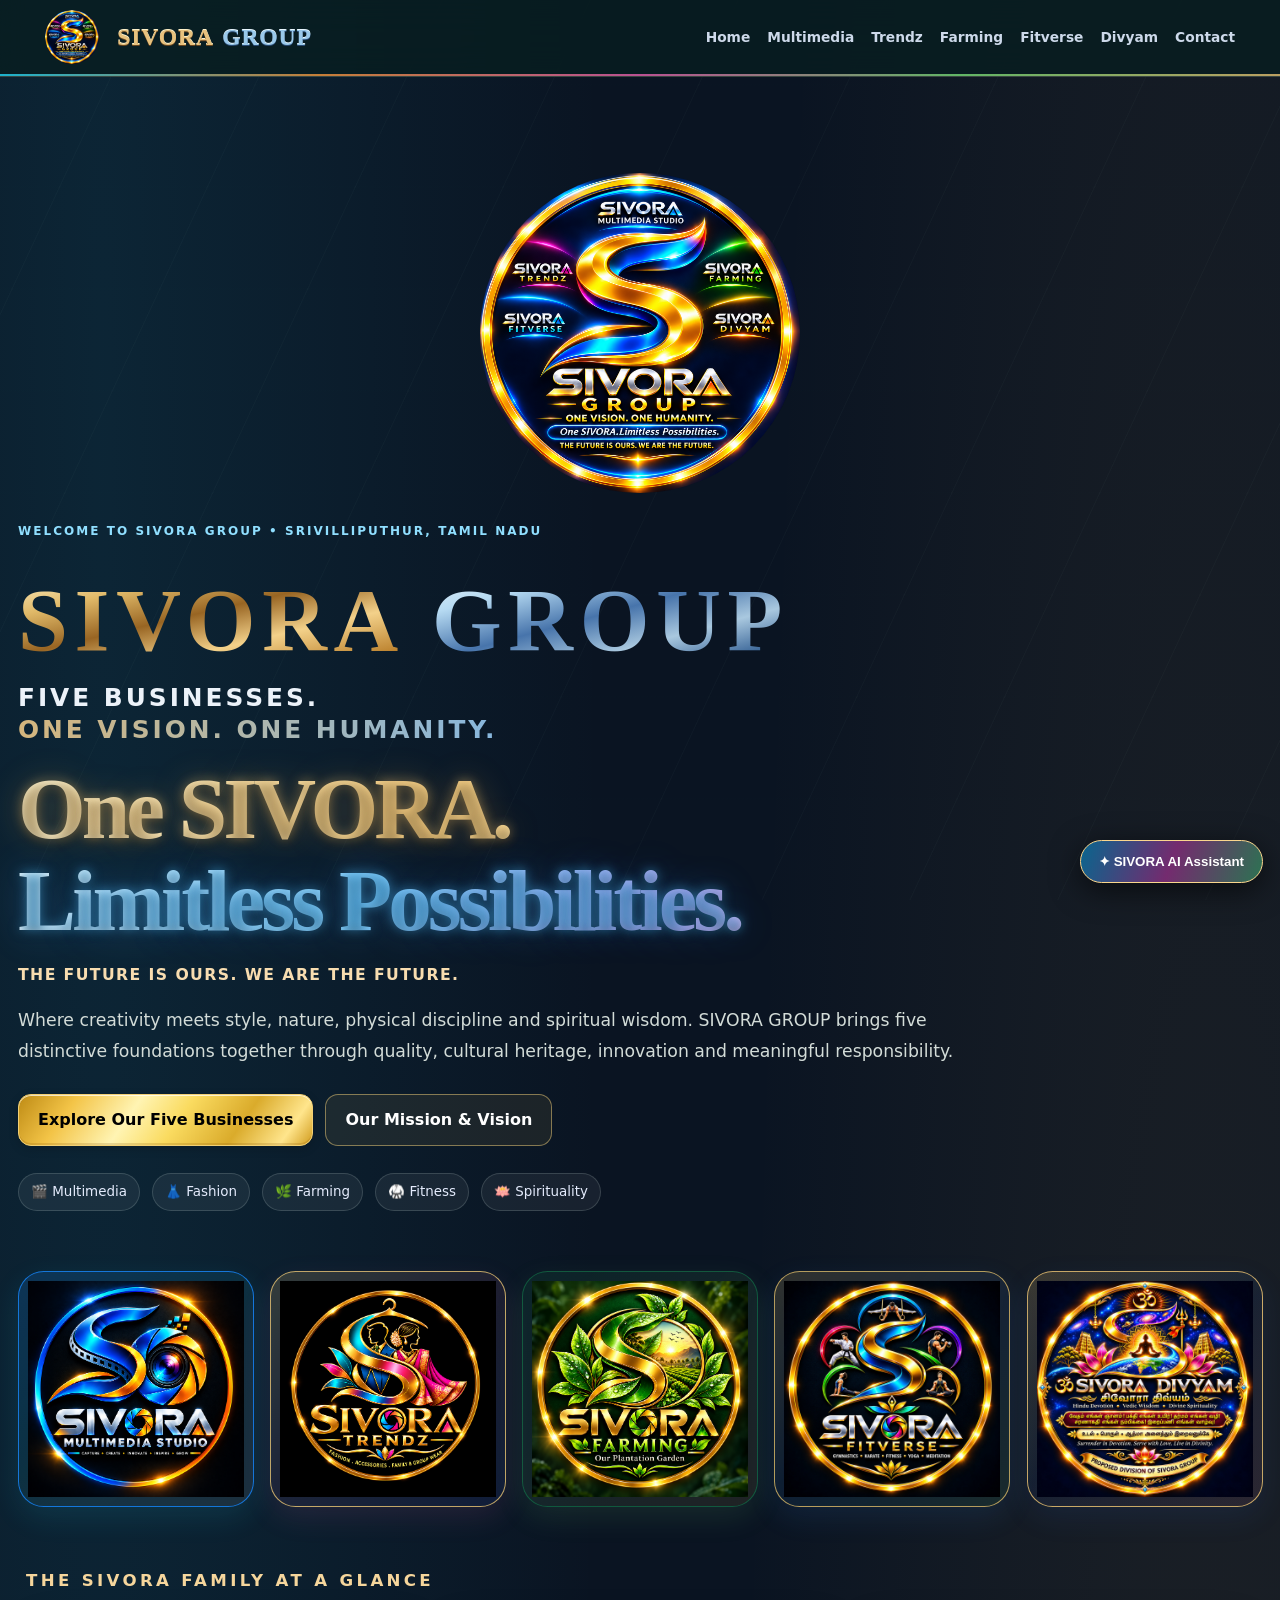
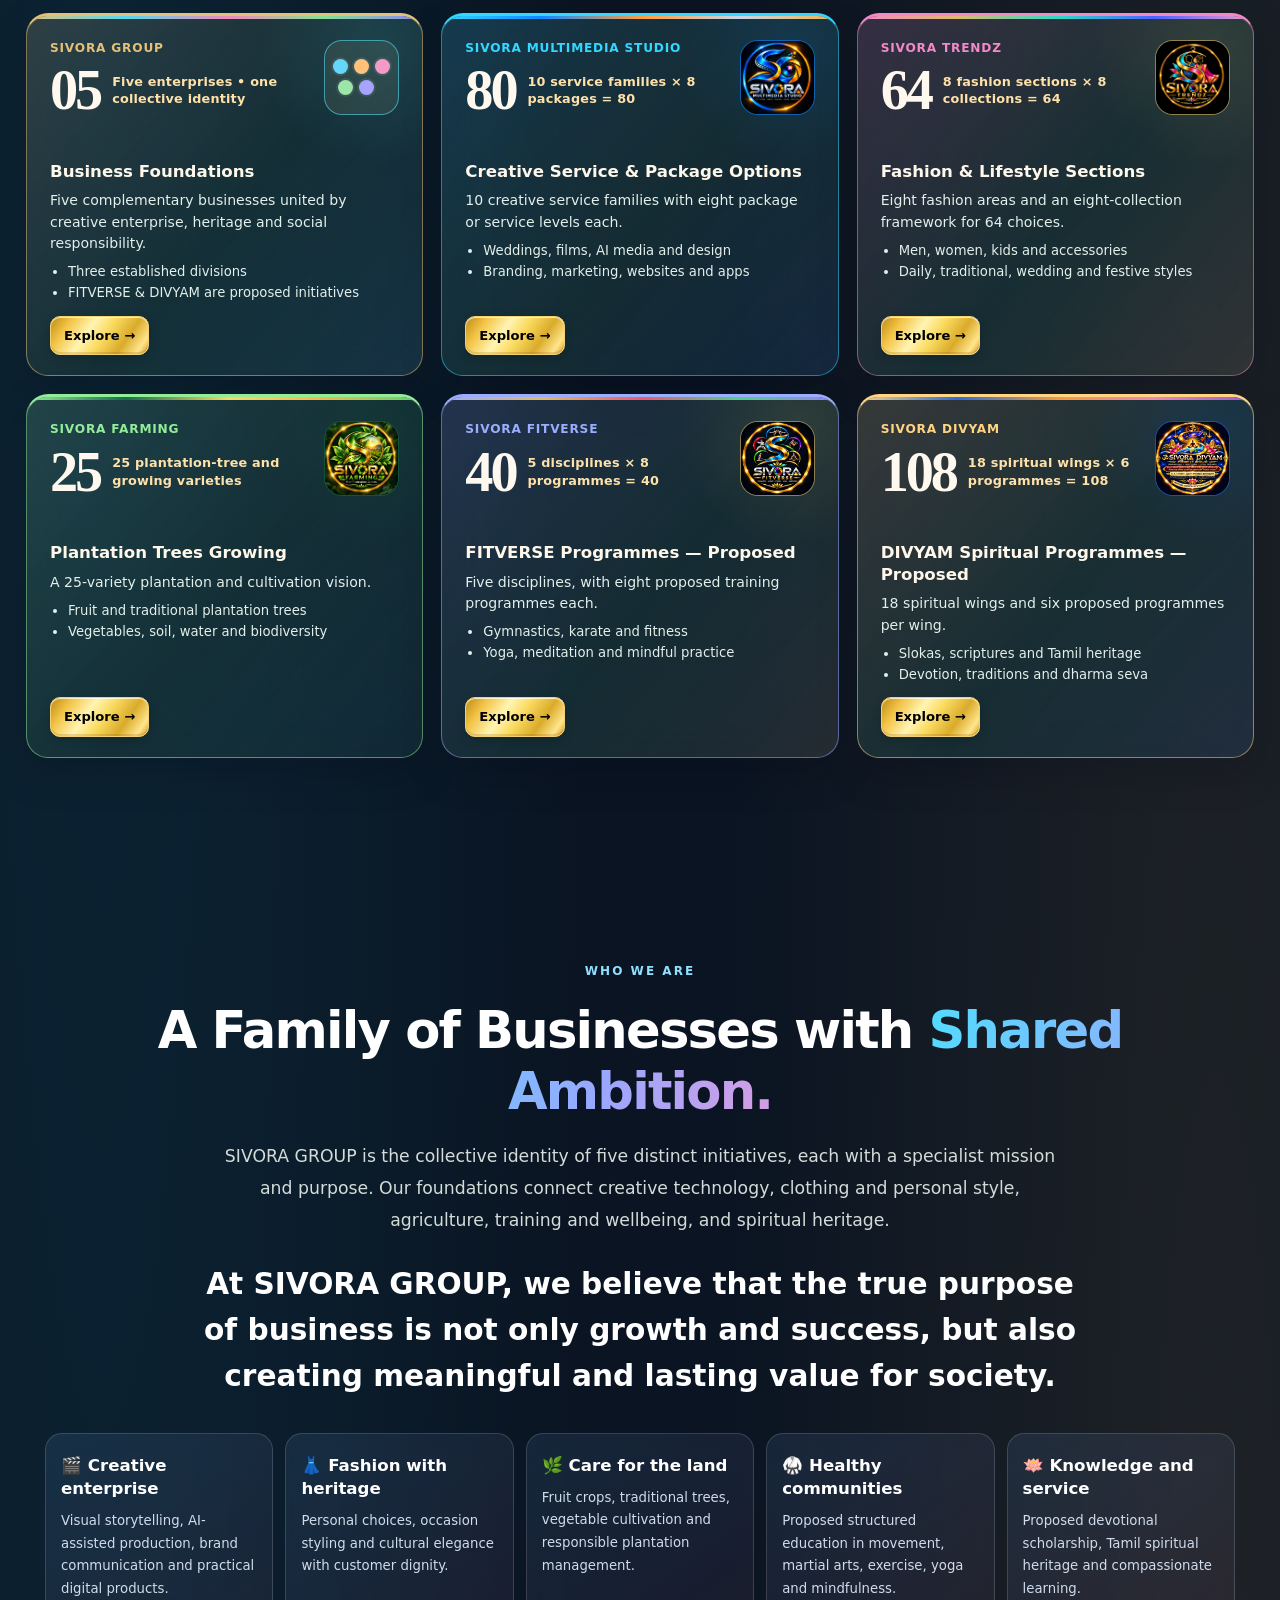
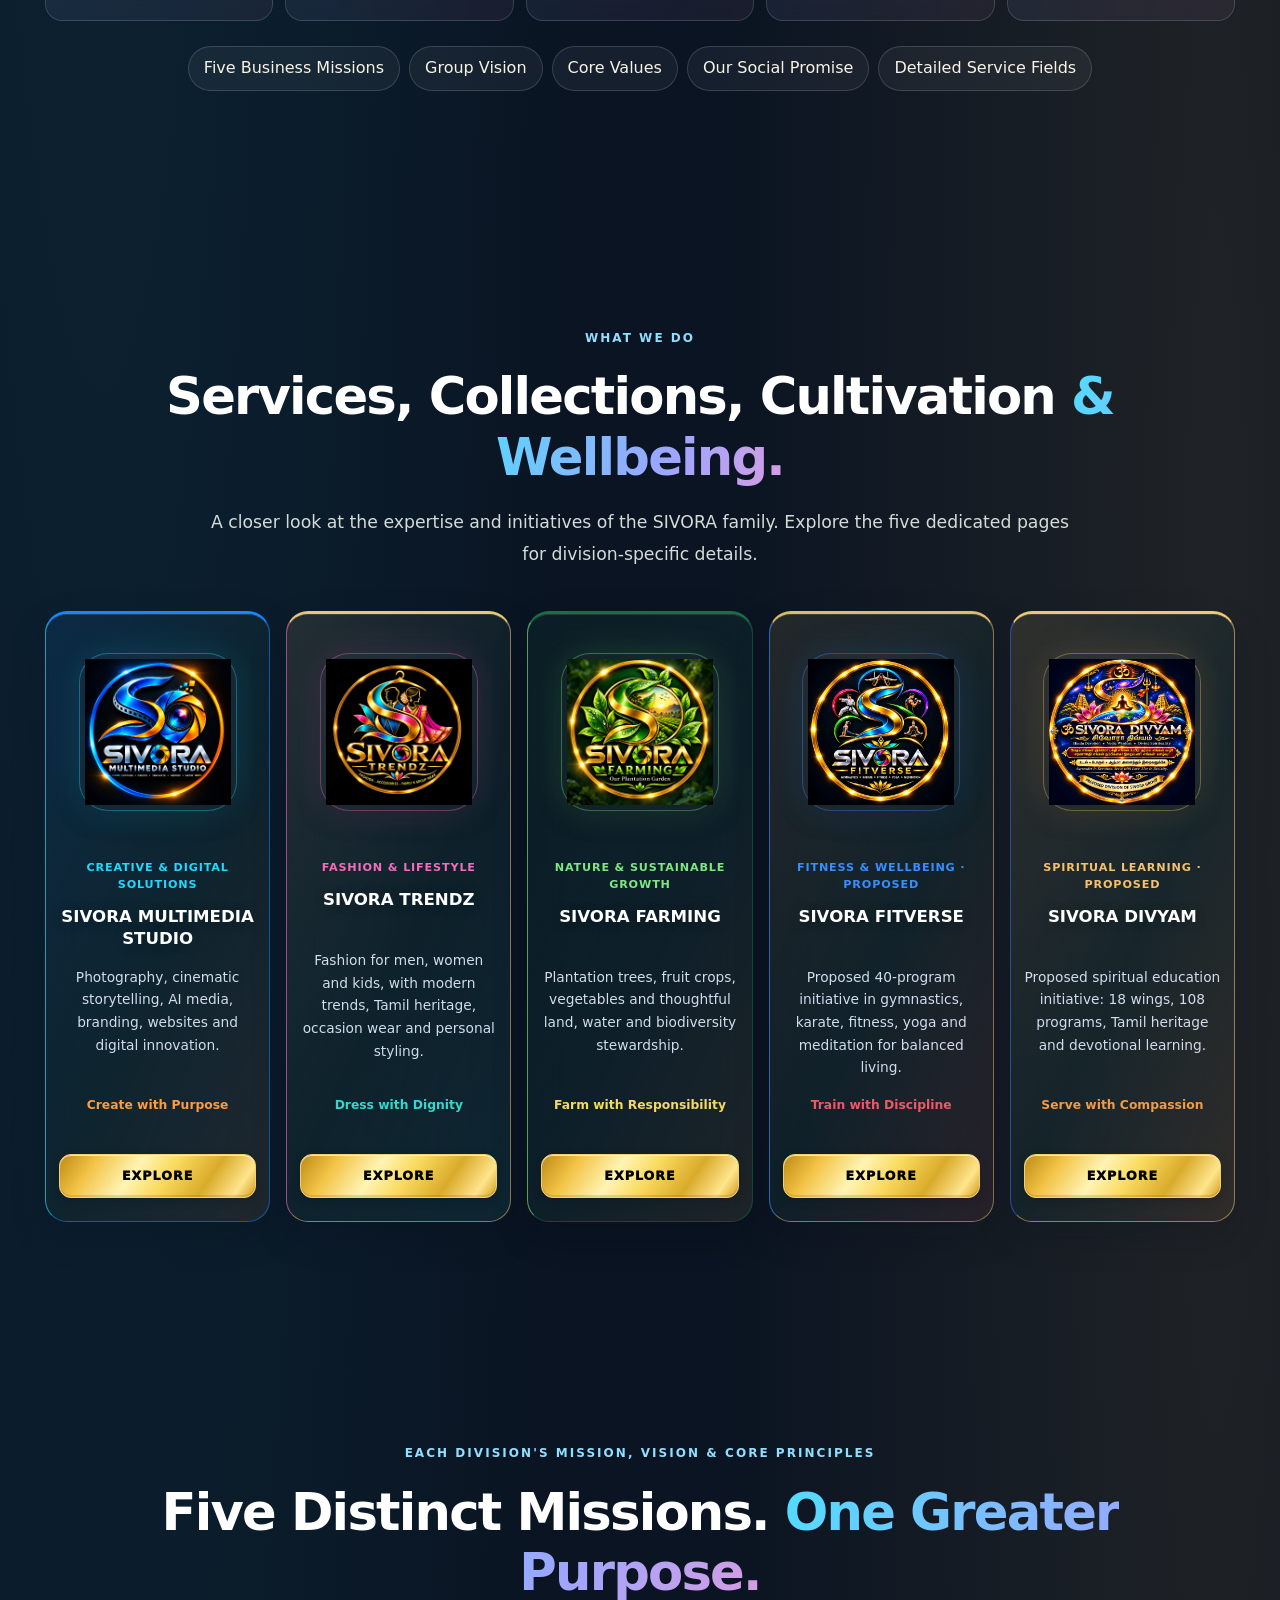
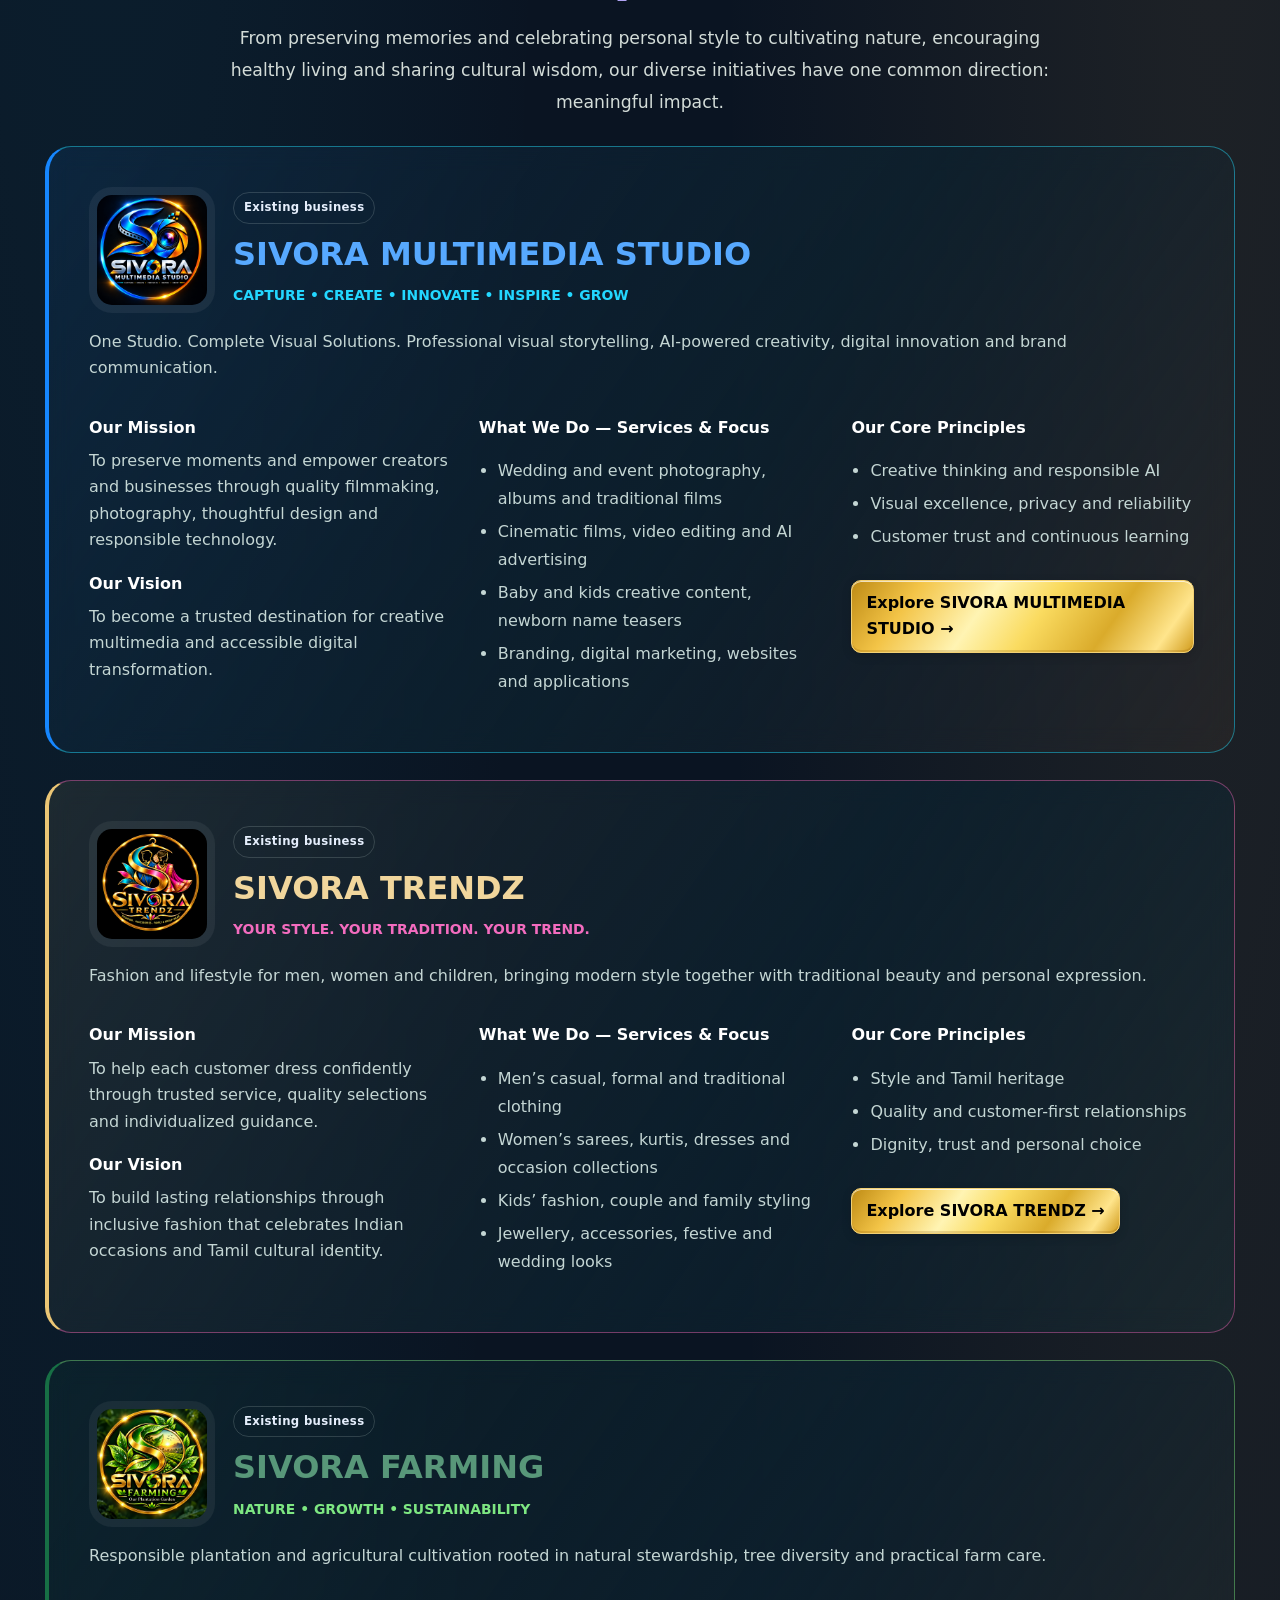
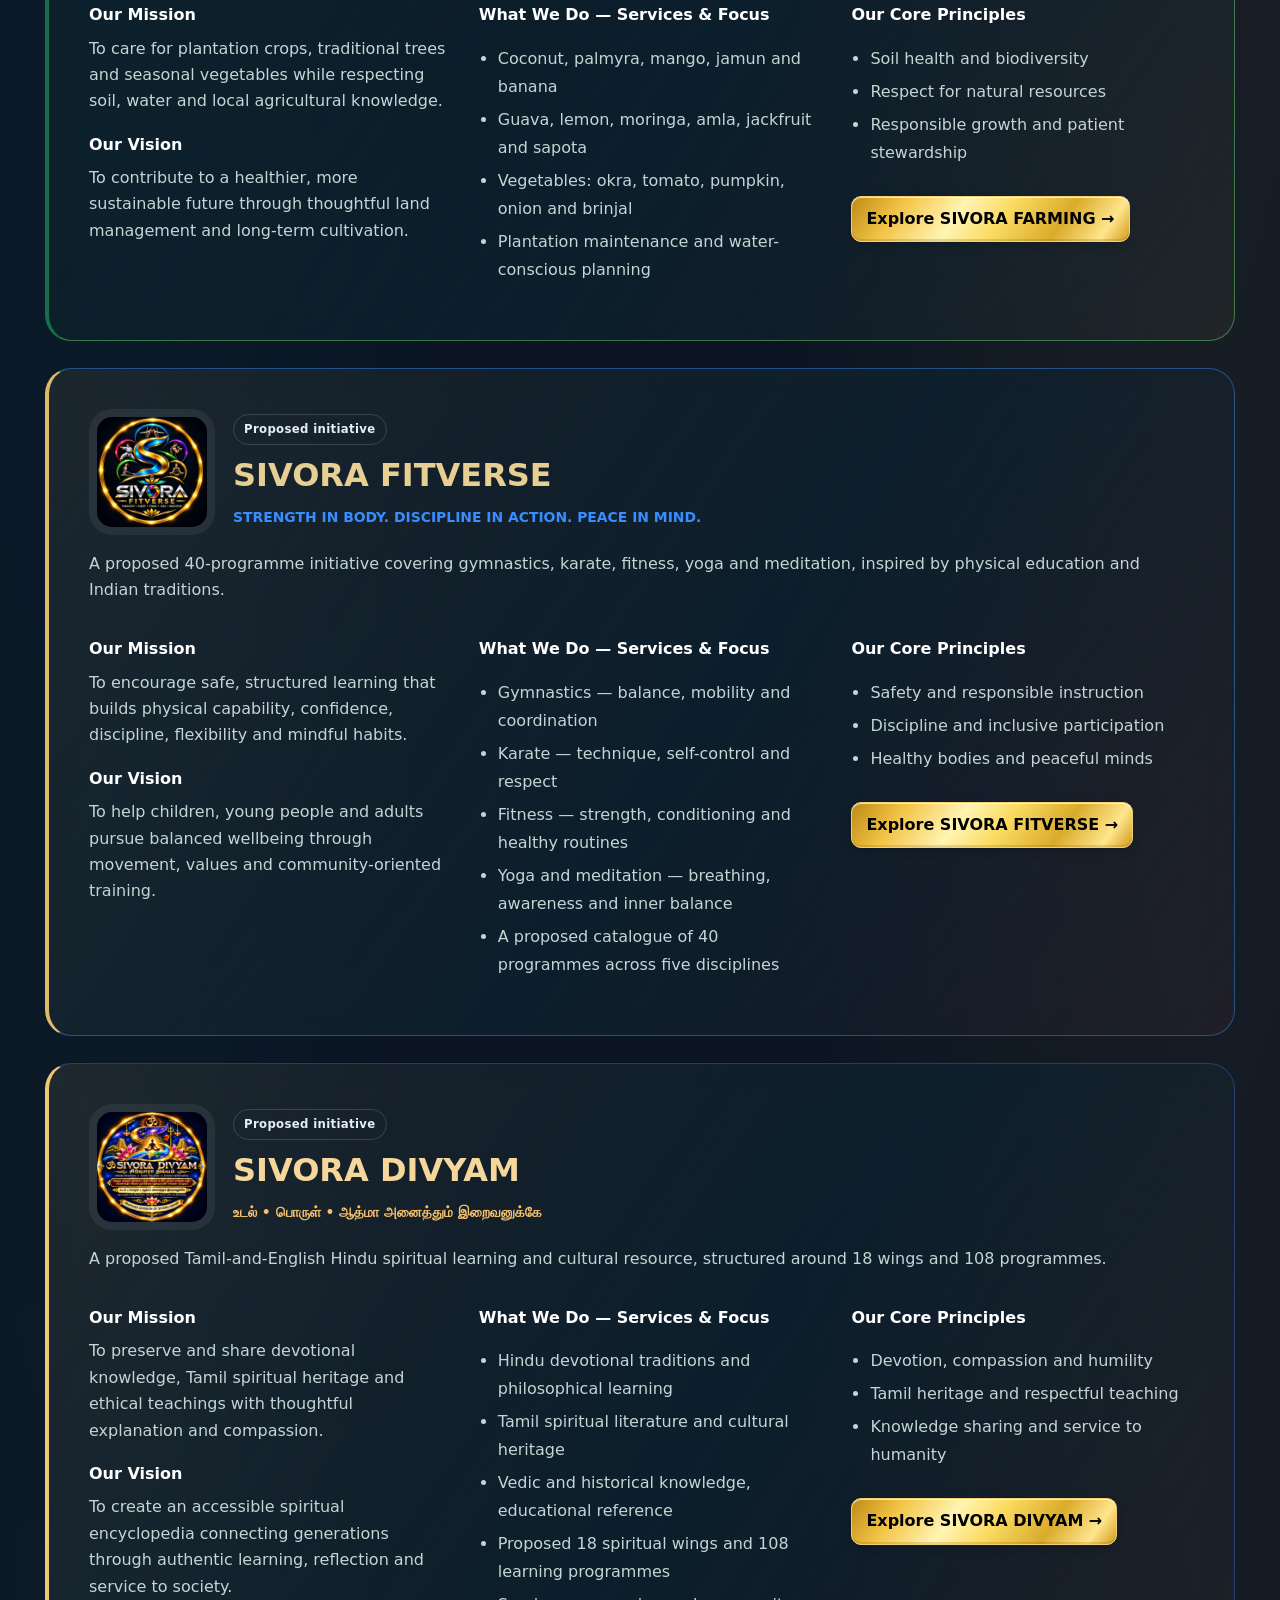
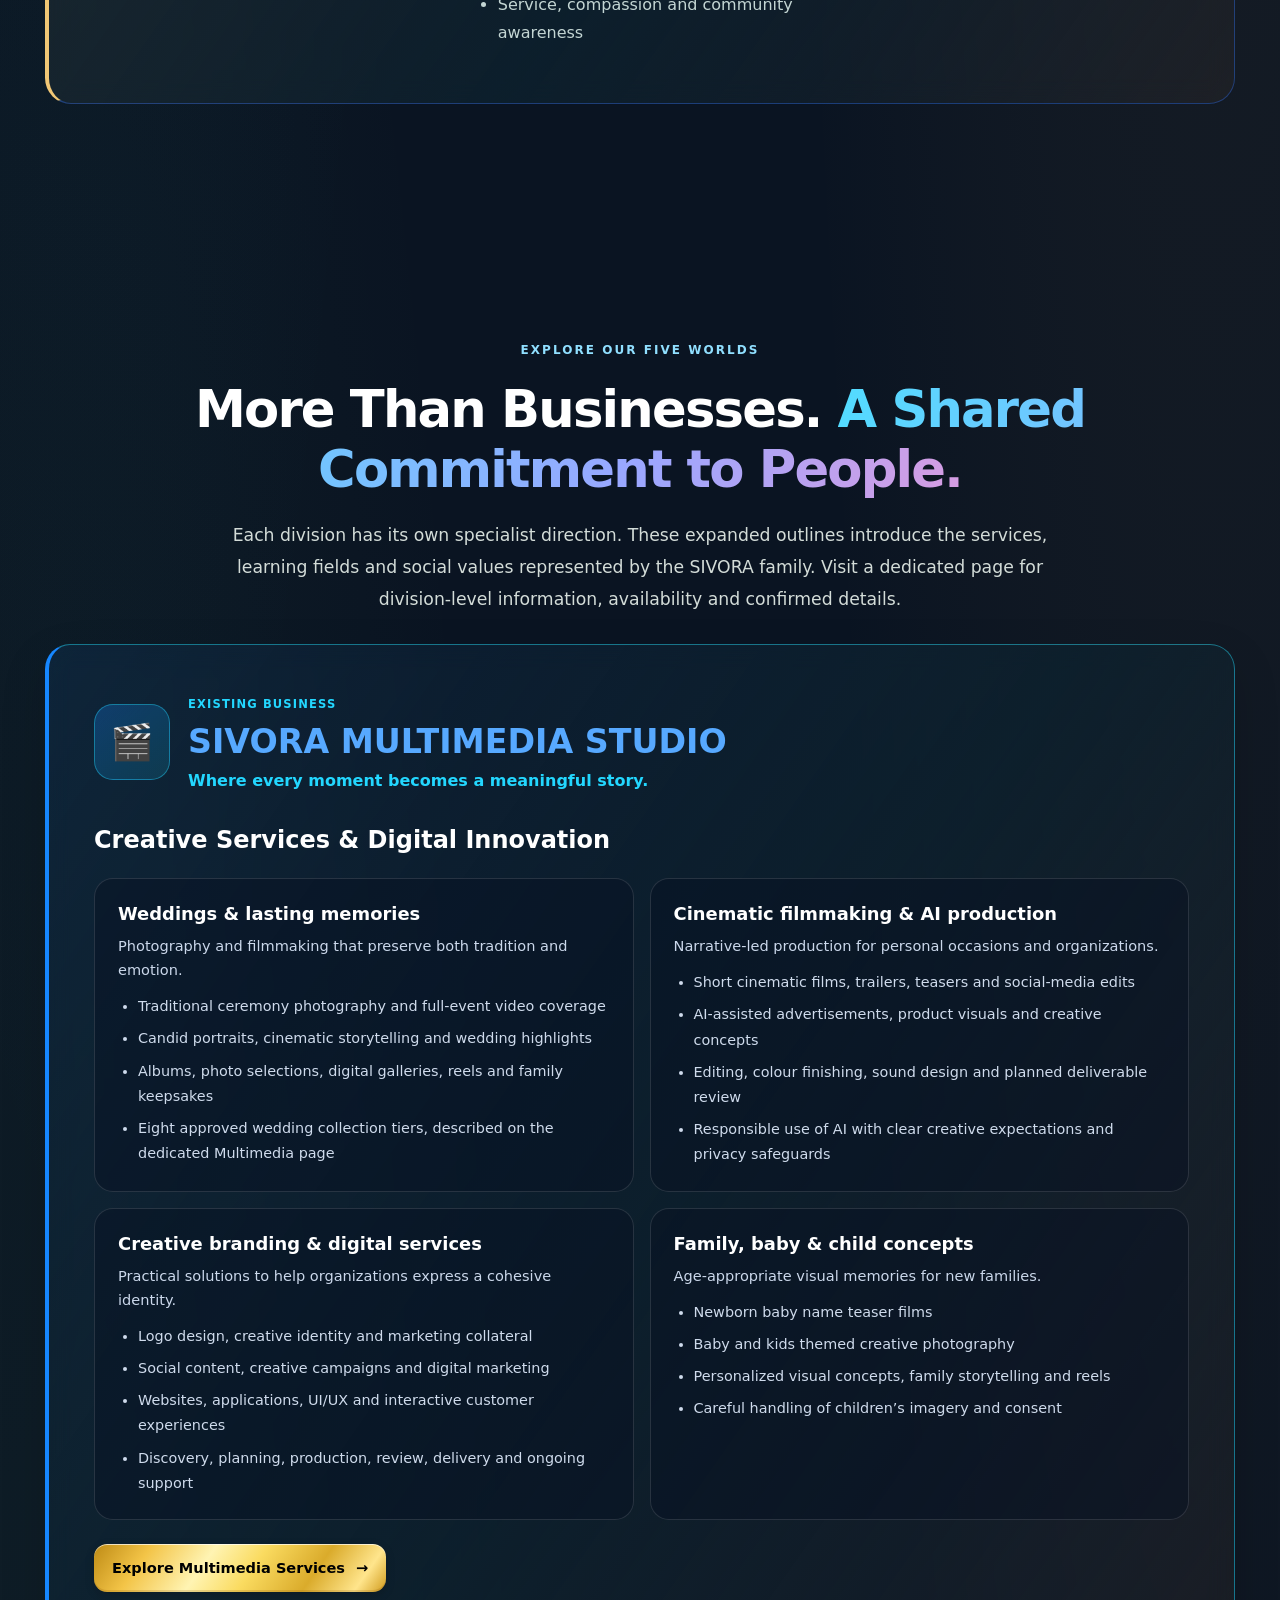
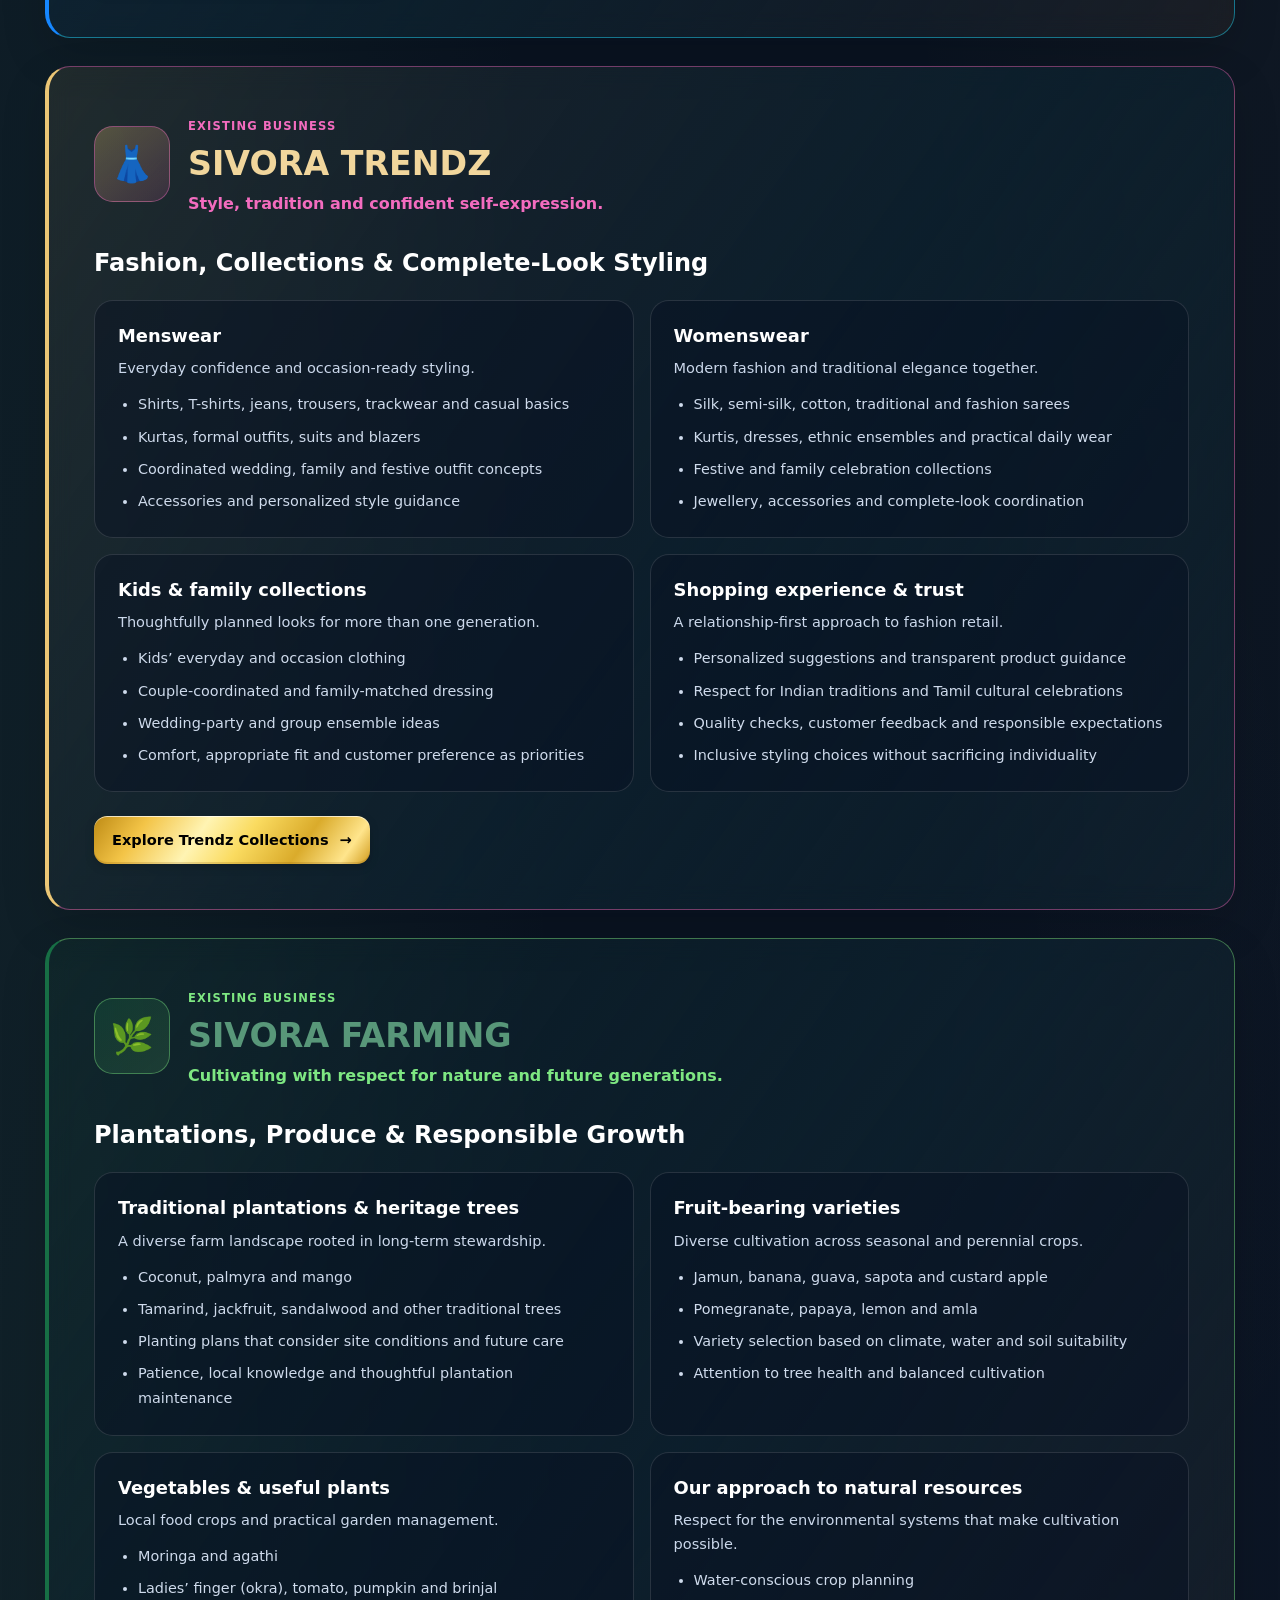
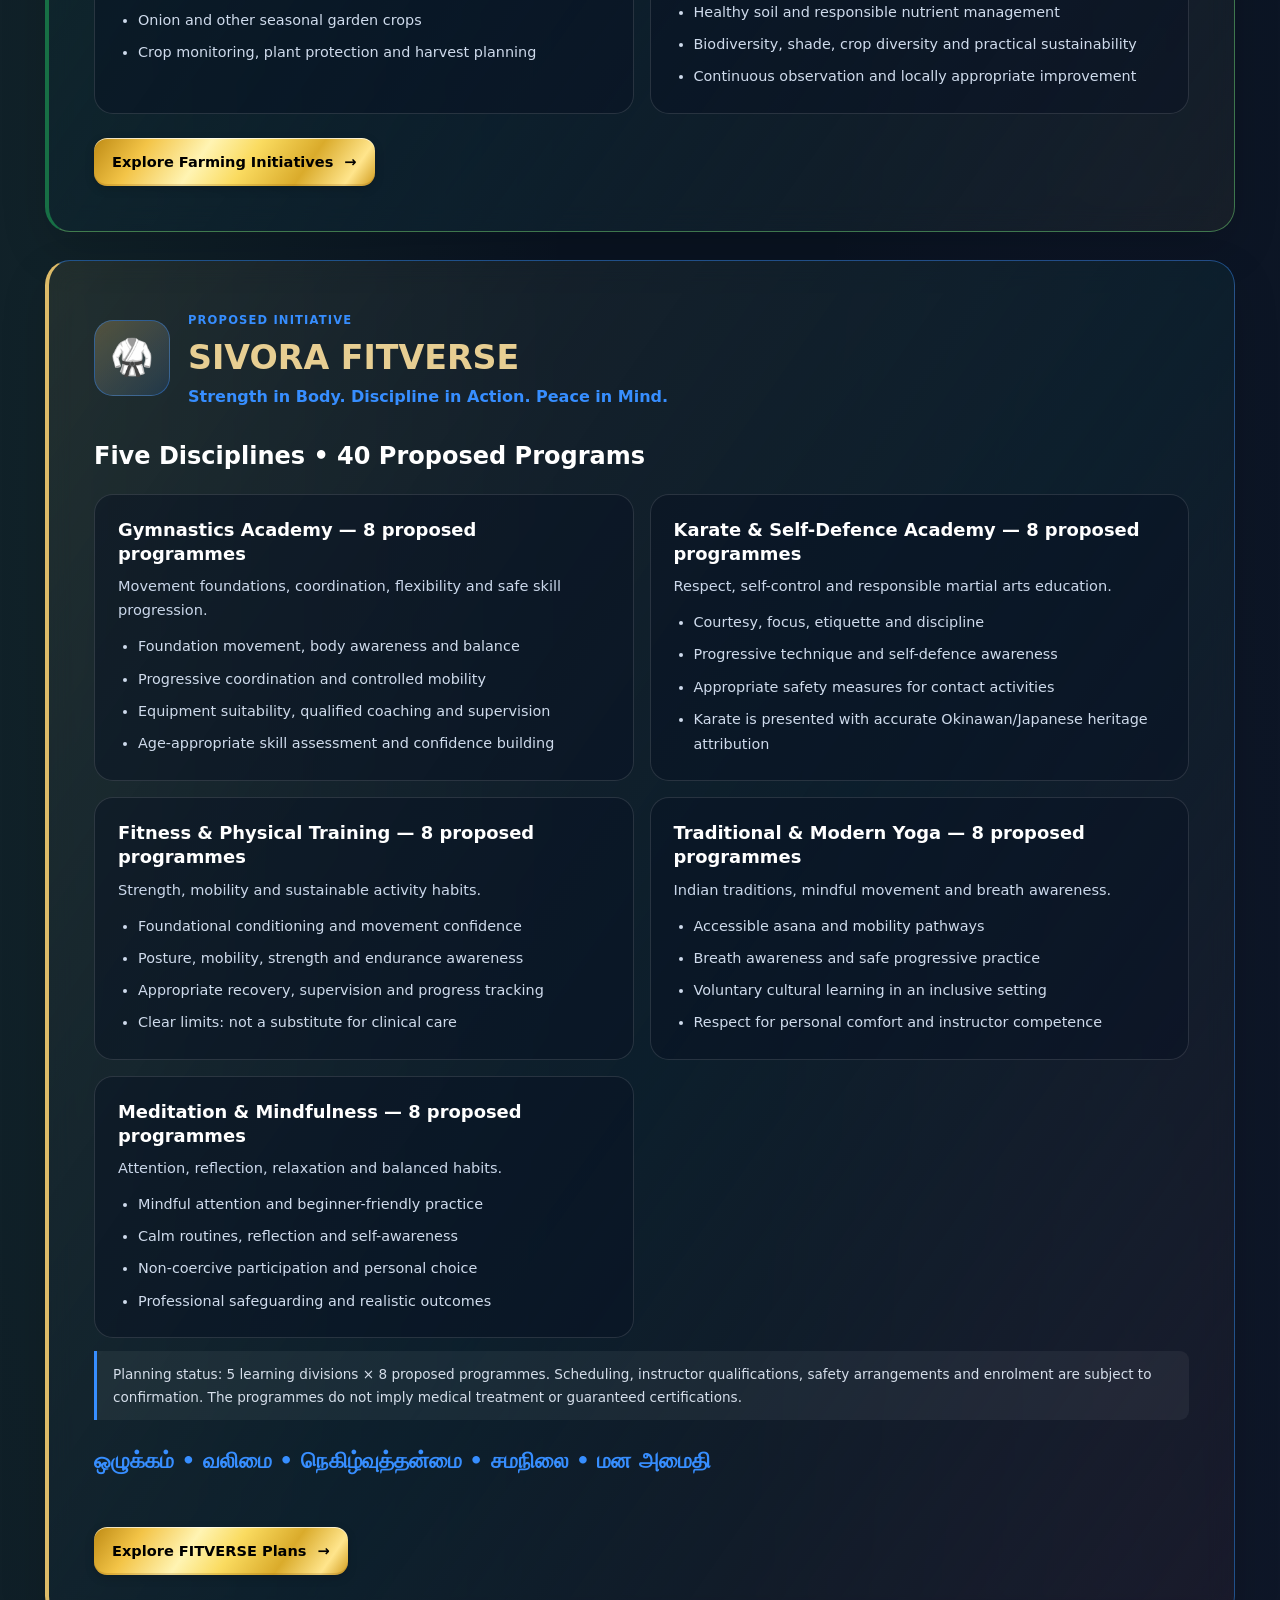
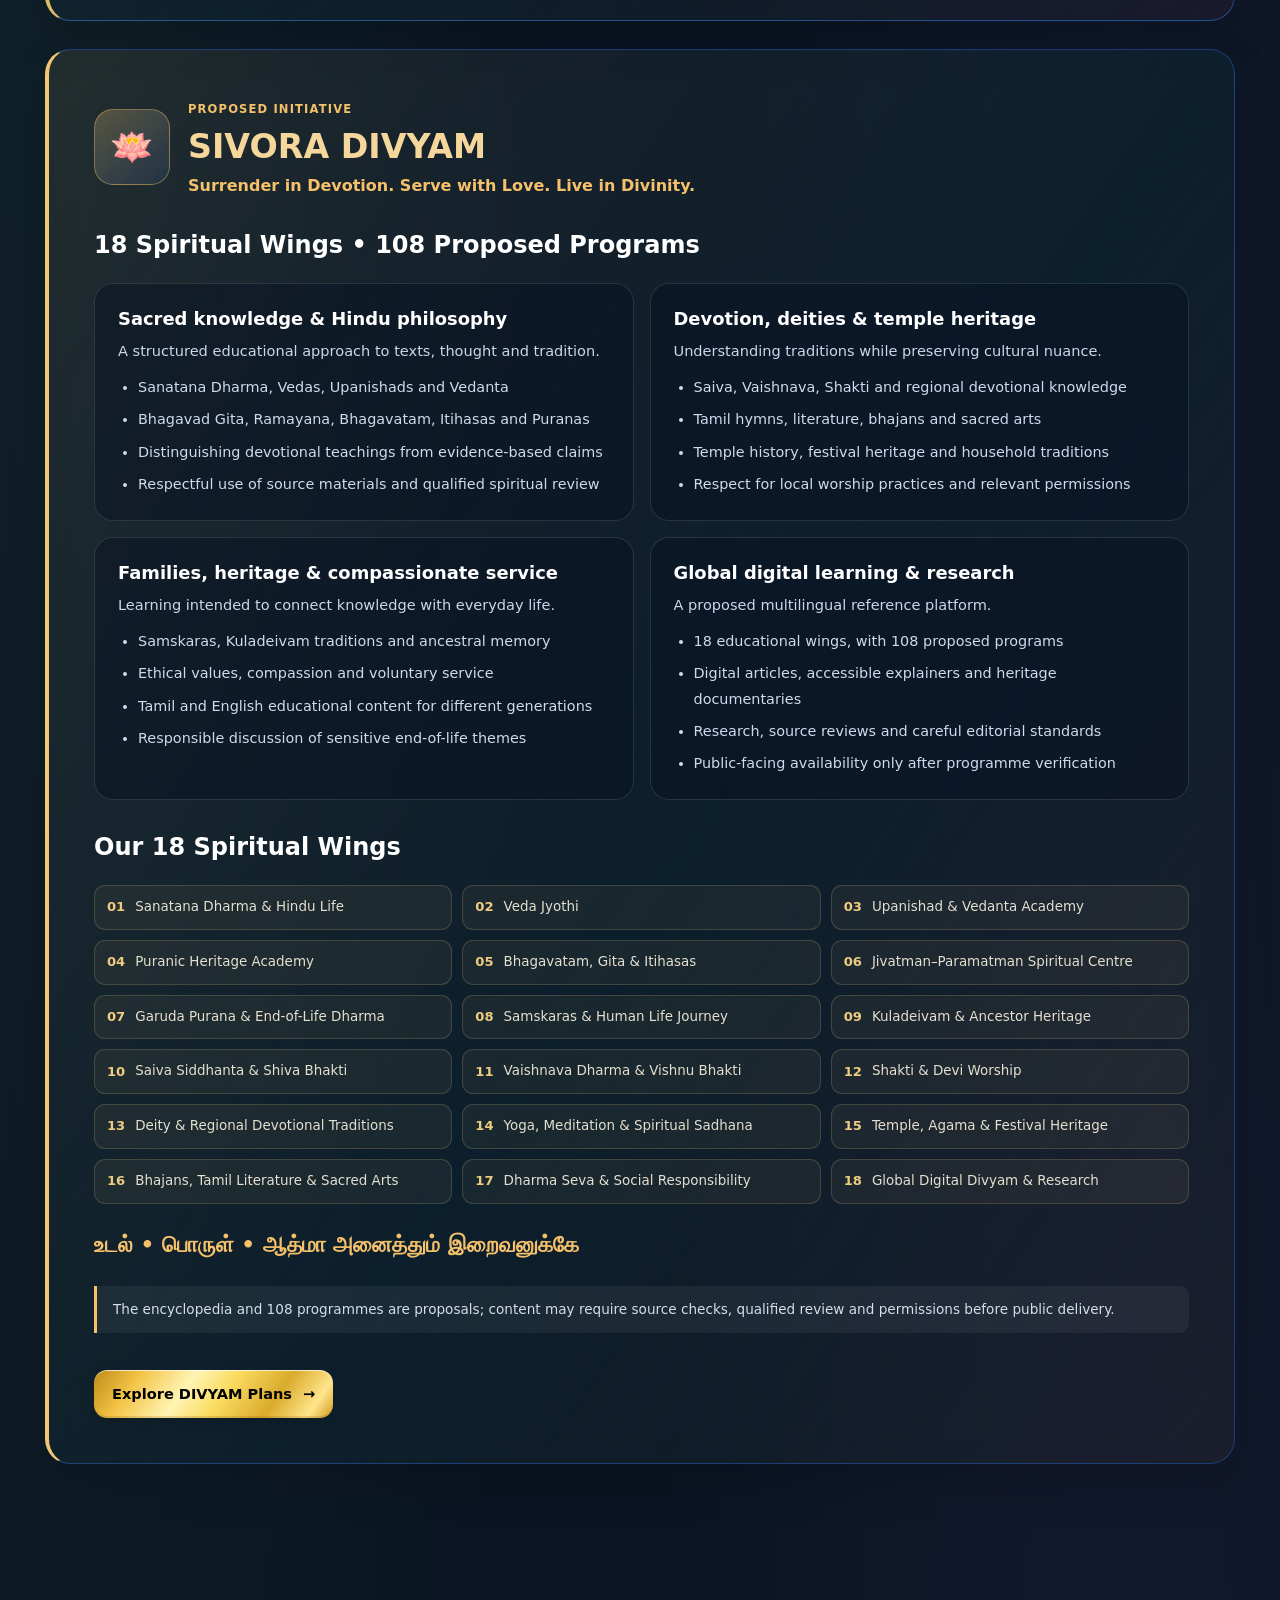
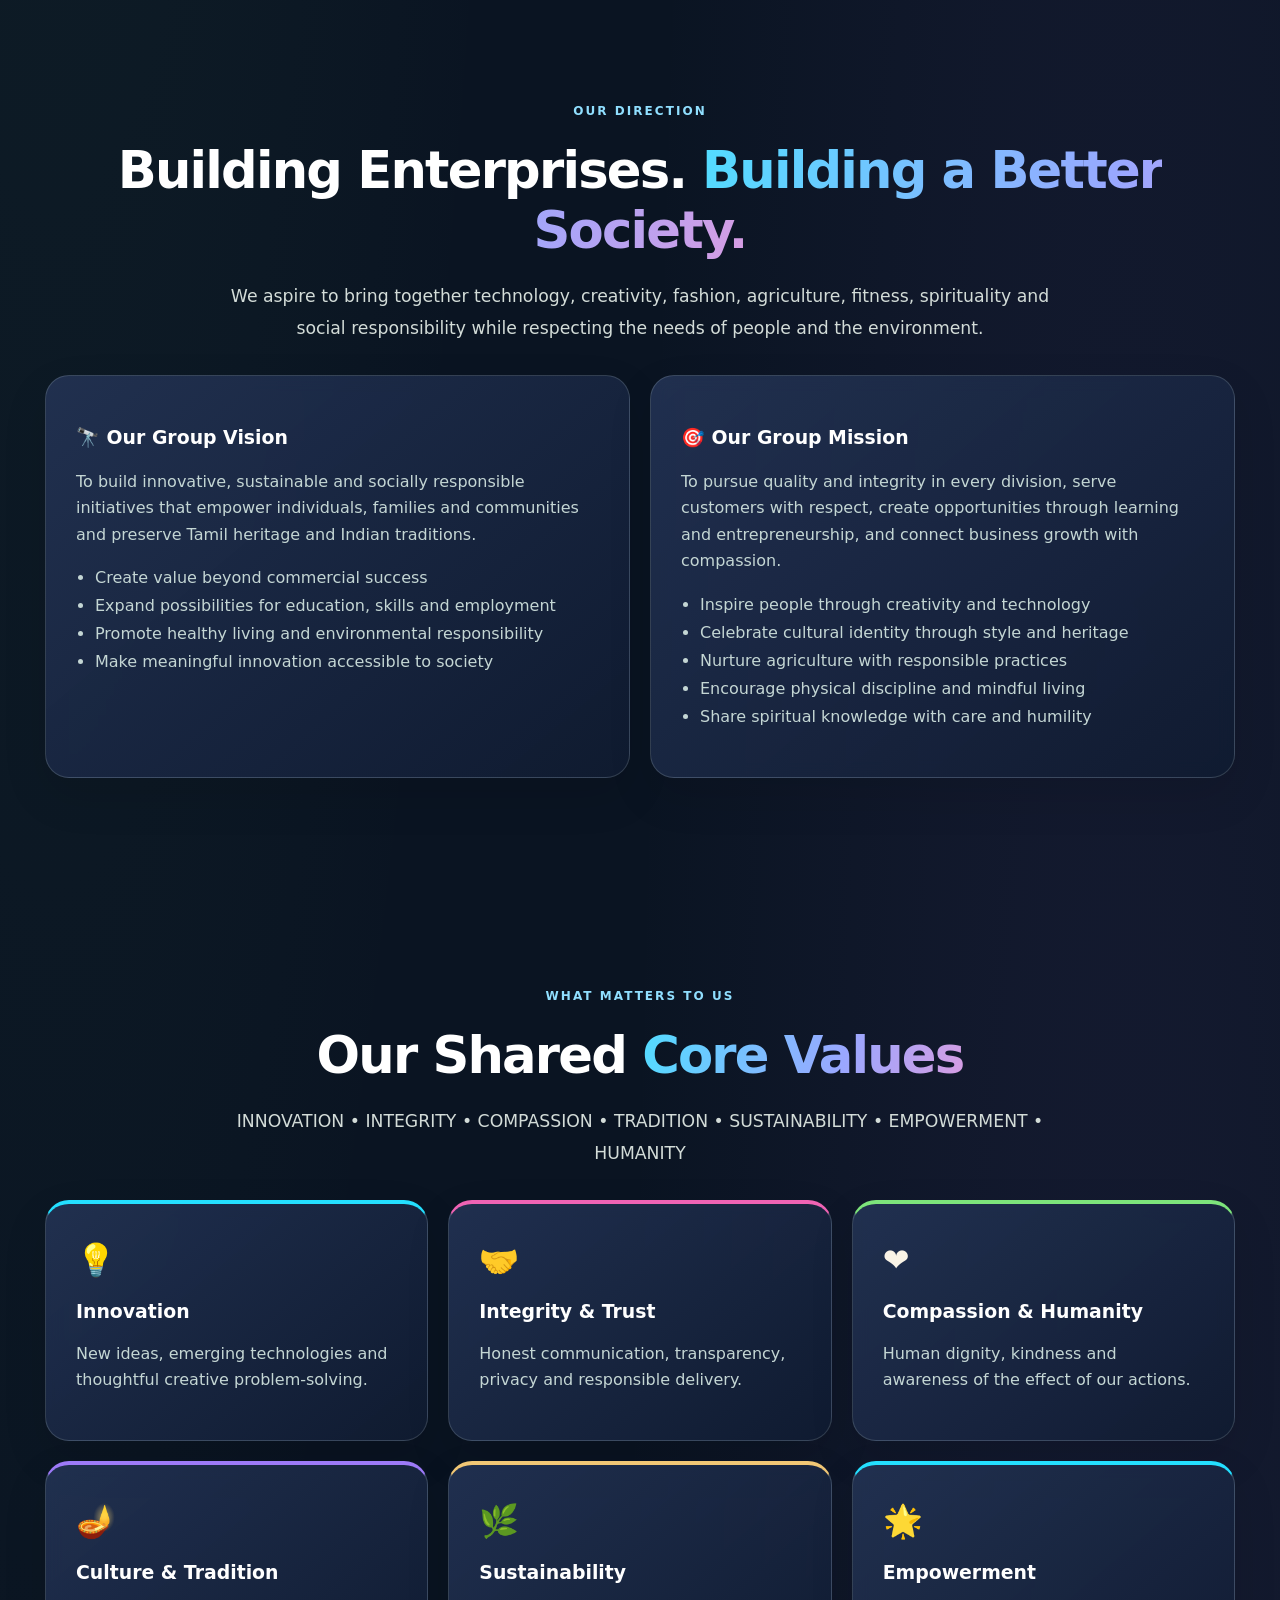
<file: index.html>
<!doctype html>
<html lang="en"><head><meta charset="utf-8"/><meta content="width=device-width, initial-scale=1" name="viewport"/><meta content="#080e1d" name="theme-color"/><meta content="Explore SIVORA GROUP: multimedia and digital services, fashion and lifestyle, responsible farming, proposed FITVERSE fitness training, and proposed DIVYAM spiritual knowledge initiatives." name="description"/><title>SIVORA GROUP | Five Businesses. One Vision. One Humanity.</title><link href="favicon.ico?v=20261123-hd-sivora-logo-02" rel="icon" sizes="any"/><link href="favicon-32x32.png?v=20261123-hd-sivora-logo-02" rel="icon" type="image/png" sizes="32x32"/><link href="favicon-16x16.png?v=20261123-hd-sivora-logo-02" rel="icon" type="image/png" sizes="16x16"/><link href="apple-touch-icon.png?v=20261123-hd-sivora-logo-02" rel="apple-touch-icon" sizes="180x180"/><link href="icon-192x192.png?v=20261123-hd-sivora-logo-02" rel="icon" type="image/png" sizes="192x192"/><link href="icon-512x512.png?v=20261123-hd-sivora-logo-02" rel="icon" type="image/png" sizes="512x512"/><link href="sivora-ai-assistant.css" rel="stylesheet"/><style>
:root{color-scheme:dark;--ink:#ebf3ff;--muted:#bdcce4;--line:rgba(255,255,255,.15)}*{box-sizing:border-box}html{scroll-behavior:smooth}body{margin:0;color:var(--ink);background:#080e1d;font-family:Inter,ui-sans-serif,system-ui,-apple-system,Segoe UI,sans-serif;line-height:1.65}a{color:inherit}.container{width:min(1190px,calc(100% - 40px));margin:auto}.main-nav{position:sticky;top:0;z-index:30;background:rgba(8,14,29,.94);border-bottom:1px solid var(--line);backdrop-filter:blur(18px)}.nav-inner{display:flex;align-items:center;justify-content:space-between;gap:20px;min-height:74px}.brand{font-size:1.35rem;white-space:nowrap;letter-spacing:.06em;font-weight:900;text-decoration:none;color:white}.brand span{color:#78d7ff}.nav-links{display:flex;gap:17px;align-items:center;flex-wrap:wrap}.nav-links a{text-decoration:none;font-weight:650;font-size:.86rem;color:#cdd9ea}.nav-links a:hover,.nav-links a[aria-current]{color:#80d8ff}.nav-toggle{display:none;border:1px solid var(--line);color:white;background:#1e2b47;border-radius:9px;padding:9px 13px;font-size:1rem}.hero{background:radial-gradient(ellipse at 18% 15%,rgba(46,180,247,.23),transparent 45%),radial-gradient(ellipse at 90% 20%,rgba(238,104,183,.2),transparent 43%),#080e1d;padding:96px 0 84px}.hero-grid{display:grid;grid-template-columns:1.05fr .95fr;gap:48px;align-items:center}.eyebrow,.kicker{display:inline-block;color:#90dfff;font-size:.75rem;font-weight:850;letter-spacing:.17em;text-transform:uppercase;margin-bottom:12px}.hero h1{line-height:1.09;font-size:clamp(2.7rem,5.5vw,5rem);letter-spacing:-.05em;margin:10px 0 23px;color:#fff}.gradient{background:linear-gradient(100deg,#82ddff,#f7a3d7,#ffde9e,#8fe1b3);background-clip:text;-webkit-background-clip:text;color:transparent}.hero-text,.lead{color:var(--muted);font-size:1.08rem;line-height:1.85}.hero-kicker{font-size:clamp(1.05rem,2vw,1.25rem);font-weight:850;color:#fff}.buttons,.chips{display:flex;flex-wrap:wrap;gap:12px;margin-top:27px}.btn{display:inline-flex;align-items:center;justify-content:center;text-align:center;border:1px solid #75cafa;border-radius:13px;padding:12px 19px;background:linear-gradient(100deg,#2e9fdd,#6c84ed);color:white;text-decoration:none;font-weight:800;transition:transform .2s,filter .2s}.btn:hover{transform:translateY(-2px);filter:brightness(1.14)}.btn.secondary{background:rgba(255,255,255,.07);border-color:rgba(255,255,255,.24)}.chips span,.keywords span{border:1px solid var(--line);background:rgba(255,255,255,.06);border-radius:99px;padding:7px 12px;font-size:.84rem;color:#e4ebfc}.hero-orbit{display:grid;grid-template-columns:repeat(3,minmax(0,1fr));gap:16px;justify-items:center;align-items:center}.orbit-item{--accent:#7fd7ff;border:1px solid var(--accent);width:100%;max-width:180px;aspect-ratio:1;display:grid;place-items:center;border-radius:25px;background:linear-gradient(145deg,rgba(255,255,255,.11),rgba(255,255,255,.02));box-shadow:0 12px 44px rgba(0,0,0,.24);animation:float 5s ease-in-out infinite;animation-delay:var(--delay)}.orbit-item img{width:85%;height:85%;object-fit:contain}.orbit-item:nth-child(4){grid-column:1/2}.orbit-item:nth-child(5){grid-column:3/4}@keyframes float{50%{transform:translateY(-9px)}}.section{padding:clamp(65px,8vw,110px) 0}.section.alt{background:linear-gradient(145deg,#111c35,#10172b)}.center{text-align:center}.center .lead{max-width:860px;margin:0 auto 25px}h2{font-size:clamp(2rem,4vw,3.35rem);line-height:1.18;letter-spacing:-.035em;color:#fff;margin:6px 0 20px}.intro-quote{max-width:950px;margin:25px auto 0;color:#fff;font-size:clamp(1.2rem,2.6vw,1.85rem);font-weight:700;line-height:1.55}.grid{display:grid;grid-template-columns:repeat(3,minmax(0,1fr));gap:20px;margin-top:30px}.grid.five{grid-template-columns:repeat(5,minmax(0,1fr))}.grid.two{grid-template-columns:repeat(2,minmax(0,1fr))}.panel{border:1px solid var(--line);border-radius:24px;padding:clamp(20px,2.5vw,30px);background:linear-gradient(140deg,rgba(35,51,84,.9),rgba(16,27,49,.95));box-shadow:0 18px 45px rgba(0,0,0,.11)}.panel p,.division p{color:var(--muted)}.panel h3{color:#fff;font-size:1.18rem;line-height:1.35}.feature{--accent:#75cafa;border-top:4px solid var(--accent);transition:transform .2s}.feature:hover{transform:translateY(-5px)}.icon{font-size:2rem}.feature h3{margin:13px 0 8px}.brand-card{--accent:#75cafa;border-top:4px solid var(--accent)}.brand-card img{width:100%;max-width:160px;height:150px;object-fit:contain;display:block;margin:0 auto}.brand-card h3{font-size:1rem;overflow-wrap:anywhere}.brand-card .tagline{font-size:.84rem;color:var(--accent);font-weight:800}.brand-card ul,.division ul,.panel ul{color:var(--muted);padding-left:19px;line-height:1.75}.brand-card li+li,.division li+li{margin-top:5px}.brand-card .btn{width:100%;margin-top:12px;font-size:.83rem;padding:10px}.status{display:inline-block;color:#e5eefc;padding:5px 10px;border-radius:99px;border:1px solid var(--line);font-size:.73rem;font-weight:800;letter-spacing:.03em}.division{--accent:#7fd7ff;border:1px solid var(--line);border-left:5px solid var(--accent);border-radius:26px;padding:clamp(22px,4vw,40px);background:linear-gradient(120deg,rgba(33,48,79,.86),rgba(13,22,42,.95));margin:27px 0}.division-head{display:flex;align-items:center;gap:18px}.division-head img{width:90px;height:90px;object-fit:contain;border-radius:18px;background:rgba(255,255,255,.06);padding:7px}.division h3{margin:4px 0;font-size:clamp(1.35rem,2.8vw,2rem);color:#fff}.division .tagline{color:var(--accent);font-size:.87rem;font-weight:800;margin:0}.division-cols{display:grid;grid-template-columns:1.05fr 1fr 1fr;gap:30px}.division h4{color:#fff;margin:17px 0 7px}.division-cols p{margin:0 0 12px}.division a.more{display:inline-block;color:var(--accent);text-decoration:none;font-weight:850;margin-top:13px}.division a.more:hover{text-decoration:underline}.pill-links{display:flex;gap:9px;flex-wrap:wrap;justify-content:center;margin:28px 0}.pill-links a{padding:8px 15px;text-decoration:none;border:1px solid var(--line);border-radius:999px;background:rgba(255,255,255,.05)}.promises{display:grid;grid-template-columns:repeat(5,1fr);gap:13px;margin:32px 0}.promise{text-align:center;border:1px solid var(--line);border-radius:19px;padding:23px 12px;background:rgba(255,255,255,.05)}.promise strong{display:block;color:#fff;line-height:1.4}.promise span{font-size:2rem}.banner{padding:clamp(32px,5vw,65px);text-align:center;border:1px solid var(--line);border-radius:26px;background:linear-gradient(112deg,rgba(29,106,153,.48),rgba(101,50,117,.45),rgba(143,100,33,.38))}.banner p{color:#e4ecfb}.keywords{display:flex;flex-wrap:wrap;justify-content:center;gap:9px;margin:25px auto}.footer{border-top:1px solid var(--line);padding:42px 0;background:#080d19}.footer p{color:var(--muted)}.footer-links{display:flex;flex-wrap:wrap;gap:18px}.footer-links a{text-decoration:none;color:#bed5f4;font-size:.85rem}@media(max-width:1100px){.grid.five{grid-template-columns:repeat(3,1fr)}.promises{grid-template-columns:repeat(3,1fr)}}@media(max-width:800px){.nav-toggle{display:block}.nav-inner{flex-wrap:wrap;padding:12px 0}.nav-links{display:none;width:100%;padding-bottom:10px}.nav-links.open{display:flex;flex-direction:column;align-items:stretch}.hero-grid{grid-template-columns:1fr}.hero-orbit{max-width:500px;width:100%;margin:auto}.division-cols{grid-template-columns:1fr 1fr}.grid{grid-template-columns:repeat(2,minmax(0,1fr))}}@media(max-width:600px){.container{width:min(100% - 30px,1190px)}.grid,.grid.two,.grid.five,.division-cols{grid-template-columns:1fr}.promises{grid-template-columns:repeat(2,1fr)}.hero{padding:63px 0}.hero-orbit{gap:10px}.division-head img{width:68px;height:68px}.brand-card img{height:125px}}@media(prefers-reduced-motion:reduce){*,*:before,*:after{animation:none!important;transition:none!important;scroll-behavior:auto!important}}</style><style>
/* Independent homepage preview, with accessible logo fallback */
.sivora-image-fallback{display:none;place-items:center;font-size:clamp(2.7rem,5vw,4rem);
 min-height:110px;text-align:center;line-height:1}
.hero-orbit .sivora-image-fallback{font-size:clamp(2.2rem,5vw,4.5rem);min-height:0}
img[data-missing-logo="true"]{display:none!important}
img[data-missing-logo="true"] + .sivora-image-fallback{display:grid}
#who-we-are .intro-quote{margin-bottom:22px}
.nav-toggle:focus-visible,.nav-links a:focus-visible,.btn:focus-visible{
 outline:3px solid #ffd079;outline-offset:3px}
</style><style>
/* SIVORA GROUP enhanced full-colour visual theme */
.brand-rainbow{display:inline-flex!important;align-items:center;gap:.42em;letter-spacing:.055em;text-shadow:0 2px 18px rgba(0,0,0,.18);font-size:clamp(1.05rem,1.75vw,1.55rem)!important}
.brand-rainbow .sivora-word,.brand-rainbow .group-word{display:inline-flex!important;gap:.018em;color:inherit!important}
.brand-rainbow .brand-letter{display:inline-block;color:var(--letter-color)!important;background:none!important;-webkit-text-fill-color:currentColor;animation:brand-prism 4.6s ease-in-out infinite;animation-delay:var(--letter-delay);filter:drop-shadow(0 0 9px color-mix(in srgb,var(--letter-color),transparent 68%))}
@keyframes brand-prism{0%,100%{transform:translateY(0);filter:brightness(1)}45%{transform:translateY(-3px);filter:brightness(1.5)}}
.main-nav{background:rgba(8,14,29,.9)!important;backdrop-filter:blur(18px);border-bottom:1px solid rgba(124,191,255,.22)}
.hero{background:radial-gradient(ellipse at 12% 14%,rgba(31,199,255,.23),transparent 43%),radial-gradient(ellipse at 93% 32%,rgba(255,101,183,.23),transparent 44%),radial-gradient(ellipse at 42% 97%,rgba(121,76,236,.17),transparent 45%),#080e1d!important}
.section.alt{background:radial-gradient(ellipse at 10% 30%,rgba(39,125,222,.13),transparent 50%),radial-gradient(ellipse at 95% 80%,rgba(241,95,180,.12),transparent 52%),linear-gradient(145deg,#101b34,#151429)!important}
.section:not(.alt){background:radial-gradient(ellipse at 90% 20%,rgba(38,190,161,.08),transparent 45%),radial-gradient(ellipse at 5% 95%,rgba(246,170,77,.07),transparent 55%)}
.gradient{background:linear-gradient(105deg,#52dcff,#9aa7ff,#ff96cf,#ffe19c,#95f9b5)!important;background-size:250% 250%!important;background-clip:text!important;-webkit-background-clip:text!important;color:transparent!important;animation:rainbow-shift 10s ease-in-out infinite}
@keyframes rainbow-shift{0%,100%{background-position:0 40%}50%{background-position:100% 65%}}
.sivora-vertical-list{display:flex;flex-direction:column;gap:16px;margin:40px auto 34px;max-width:1120px;text-align:left}
.sivora-vertical-box{position:relative;display:grid;grid-template-columns:96px minmax(0,1fr) auto;align-items:center;gap:25px;isolation:isolate;overflow:hidden;padding:22px 28px;border-radius:23px;border:1px solid color-mix(in srgb,var(--box-accent),transparent 52%);border-left:5px solid var(--box-accent);background:linear-gradient(105deg,color-mix(in srgb,var(--box-accent),transparent 89%),rgba(17,28,55,.62) 58%,rgba(255,255,255,.025));backdrop-filter:blur(15px);box-shadow:0 12px 32px rgba(0,0,0,.12),inset 0 1px rgba(255,255,255,.07);animation:box-arrive .75s both;animation-delay:calc(var(--box-index)*110ms);transition:transform .35s ease,border-color .35s,box-shadow .35s}
.sivora-vertical-box:before{content:'';position:absolute;inset:-50% -15%;z-index:-1;opacity:0;transform:translateX(-45%) rotate(18deg);background:linear-gradient(90deg,transparent,color-mix(in srgb,var(--box-accent),transparent 84%),transparent);transition:transform .65s,opacity .65s}
.sivora-vertical-box:hover,.sivora-vertical-box:focus-within{transform:translateY(-5px) scale(1.008);border-color:var(--box-accent);box-shadow:0 16px 48px color-mix(in srgb,var(--box-accent),transparent 85%)}
.sivora-vertical-box:hover:before,.sivora-vertical-box:focus-within:before{opacity:1;transform:translateX(48%) rotate(18deg)}
@keyframes box-arrive{from{opacity:0;transform:translateY(25px)}to{opacity:1;transform:translateY(0)}}
.vertical-logo{display:grid;place-items:center;width:92px;height:92px;border-radius:20px;background:rgba(255,255,255,.05);border:1px solid color-mix(in srgb,var(--box-accent),transparent 72%);box-shadow:inset 0 0 21px color-mix(in srgb,var(--box-accent),transparent 90%)}
.vertical-logo img{width:84px;height:84px;object-fit:contain;filter:drop-shadow(0 7px 14px rgba(0,0,0,.18));animation:logo-hover 5s ease-in-out infinite}
.vertical-emoji{display:none;place-items:center;font-size:2.7rem}
@keyframes logo-hover{0%,100%{transform:translateY(0)}50%{transform:translateY(-4px)}}
.vertical-copy .vertical-eyebrow{display:block;color:var(--box-accent);font-size:.7rem;font-weight:850;letter-spacing:.11em;text-transform:uppercase;margin-bottom:3px}
.vertical-copy h3{color:#fff;line-height:1.25;font-size:clamp(1.13rem,2vw,1.52rem);margin:0 0 6px}
.vertical-copy p{color:#d6e0f1;font-size:.95rem;line-height:1.65;margin:0 0 9px}
.vertical-promise{color:var(--box-accent);font-size:.88rem}
.vertical-action{display:inline-flex;align-items:center;justify-content:center;min-width:104px;min-height:43px;padding:10px 14px;border-radius:12px;border:1px solid color-mix(in srgb,var(--box-accent),transparent 45%);background:color-mix(in srgb,var(--box-accent),transparent 87%);color:#fff;font-size:.85rem;font-weight:800;white-space:nowrap;text-decoration:none;transition:background .2s}
.vertical-action:hover{background:color-mix(in srgb,var(--box-accent),transparent 65%)}
.panel,.division{backdrop-filter:blur(9px)}
.brand-card{background:linear-gradient(145deg,color-mix(in srgb,var(--accent),transparent 90%),rgba(14,23,43,.94))!important;border-color:color-mix(in srgb,var(--accent),transparent 72%)!important}
.division{background:linear-gradient(120deg,color-mix(in srgb,var(--accent),transparent 92%),rgba(13,22,42,.92))!important}
.footer{background:radial-gradient(ellipse at 75% 0%,rgba(131,70,193,.13),transparent 60%),linear-gradient(115deg,#090f21,#121426)!important}
@media(max-width:700px){.sivora-vertical-box{grid-template-columns:64px minmax(0,1fr);gap:14px;padding:18px 16px}.vertical-logo{width:62px;height:62px;border-radius:14px}.vertical-logo img{width:57px;height:57px}.vertical-copy p{font-size:.88rem}.vertical-action{grid-column:2;justify-self:start;min-height:38px}.brand-rainbow{font-size:1.06rem!important;gap:.2em}}
@media(prefers-reduced-motion:reduce){.brand-rainbow .brand-letter,.gradient,.sivora-vertical-box,.vertical-logo img{animation:none!important}.sivora-vertical-box,.sivora-vertical-box:hover{transition:none;transform:none}}
</style><style id="sivora-final-theme">
/* Multicolour final theme: top-left and bottom-left GROUP wordmark */
.brand-rainbow{position:relative;font-weight:950!important;filter:drop-shadow(0 0 12px rgba(102,197,255,.12))}
.brand-rainbow .brand-letter{transition:transform .3s ease,filter .3s ease;will-change:transform}
.brand-rainbow:hover .brand-letter{filter:brightness(1.5) drop-shadow(0 0 10px var(--letter-color))}
.footer .brand-rainbow{font-size:clamp(1.25rem,2.1vw,1.8rem)!important}
/* Five individual transparent vertical sections directly under What We Do */
#businesses{background:radial-gradient(ellipse at 12% 15%,rgba(29,177,245,.15),transparent 40%),radial-gradient(ellipse at 87% 72%,rgba(248,98,188,.13),transparent 44%),linear-gradient(125deg,#0a1329,#14132d 46%,#0b2027)!important}
#businesses .sivora-vertical-list{max-width:1140px;margin:35px auto 8px;gap:20px}
#businesses .service-glass-card{cursor:pointer;border-width:1px 1px 1px 5px;background:linear-gradient(110deg,color-mix(in srgb,var(--box-accent),transparent 86%),rgba(20,29,56,.64) 54%,rgba(255,255,255,.035));box-shadow:inset 0 1px rgba(255,255,255,.12),0 14px 34px rgba(0,0,0,.18);transition:transform .28s cubic-bezier(.2,.8,.2,1),box-shadow .3s,border-color .3s,background .3s}
#businesses .service-glass-card:hover,#businesses .service-glass-card:focus-visible,#businesses .service-glass-card:focus-within{transform:translateY(-5px) scale(1.012);box-shadow:0 20px 60px color-mix(in srgb,var(--box-accent),transparent 84%),inset 0 1px rgba(255,255,255,.2);border-color:var(--box-accent)}
#businesses .service-glass-card:active,#businesses .service-glass-card.is-pressed{transform:translateY(-1px) scale(0.99);box-shadow:0 8px 36px color-mix(in srgb,var(--box-accent),transparent 70%)}
#businesses .service-glass-card .vertical-logo{position:relative;transition:transform .36s cubic-bezier(.2,1.4,.3,1),box-shadow .35s,background .35s;box-shadow:0 8px 28px color-mix(in srgb,var(--box-accent),transparent 88%);background:color-mix(in srgb,var(--box-accent),transparent 89%)}
#businesses .service-glass-card .vertical-logo img{transition:transform .33s cubic-bezier(.2,1.4,.3,1),filter .33s;animation:logo-breathe 5s ease-in-out infinite;animation-delay:calc(var(--box-index)*.45s)}
#businesses .service-glass-card:hover .vertical-logo,#businesses .service-glass-card:focus-within .vertical-logo,#businesses .service-glass-card:focus-visible .vertical-logo{transform:rotate(-3deg) scale(1.09);box-shadow:0 10px 32px color-mix(in srgb,var(--box-accent),transparent 70%)}
#businesses .service-glass-card:hover .vertical-logo img,#businesses .service-glass-card:focus-within .vertical-logo img,#businesses .service-glass-card:focus-visible .vertical-logo img{transform:scale(1.16) rotate(3deg);filter:drop-shadow(0 0 11px color-mix(in srgb,var(--box-accent),transparent 33%));animation-play-state:paused}
#businesses .service-glass-card:active .vertical-logo img,#businesses .service-glass-card.is-pressed .vertical-logo img{transform:scale(1.24) rotate(-4deg);filter:brightness(1.25)}
#businesses .service-glass-card .vertical-copy h3{transition:color .2s;text-shadow:0 1px 14px rgba(0,0,0,.2)}
#businesses .service-glass-card:hover .vertical-copy h3{color:var(--box-accent)}
#businesses .service-glass-card .vertical-action{transition:transform .2s,background .2s,box-shadow .2s}
#businesses .service-glass-card:hover .vertical-action{transform:translateX(3px);box-shadow:0 5px 18px color-mix(in srgb,var(--box-accent),transparent 79%)}
@keyframes logo-breathe{0%,100%{filter:brightness(1)}50%{filter:brightness(1.13) drop-shadow(0 0 7px rgba(255,255,255,.11))}}
@media(max-width:700px){#businesses .sivora-vertical-list{gap:14px}#businesses .service-glass-card{padding:19px 16px}#businesses .service-glass-card .vertical-action{grid-column:2}}
@media(prefers-reduced-motion:reduce){#businesses .service-glass-card,#businesses .service-glass-card:hover,#businesses .service-glass-card .vertical-logo,#businesses .service-glass-card .vertical-logo img{animation:none!important;transition:none!important;transform:none!important}}
</style><style id="who-we-are-restoration-styles">
/* SIVORA GROUP — restored five-foundation Who We Are directory */
#who-we-are{background:radial-gradient(ellipse at 4% 25%,rgba(65,200,255,.16),transparent 48%),radial-gradient(ellipse at 97% 77%,rgba(244,98,179,.15),transparent 50%),linear-gradient(135deg,#0b1229,#13152e 55%,#102329)!important}
#who-we-are .who-business-stack{max-width:1060px;margin:34px auto 18px;gap:18px;text-align:left}
#who-we-are .who-glass-card{background:linear-gradient(105deg,color-mix(in srgb,var(--box-accent),transparent 86%),rgba(14,26,51,.57) 55%,rgba(255,255,255,.035));border-left:5px solid var(--box-accent);border-top:1px solid color-mix(in srgb,var(--box-accent),transparent 65%);border-right:1px solid rgba(255,255,255,.13);border-bottom:1px solid rgba(255,255,255,.13);backdrop-filter:blur(16px);-webkit-backdrop-filter:blur(16px);box-shadow:0 12px 35px rgba(0,0,0,.18),inset 0 1px rgba(255,255,255,.13);animation:box-arrive .75s both;animation-delay:calc(var(--box-index)*110ms);transition:transform .32s ease,box-shadow .32s ease,border-color .32s ease}
#who-we-are .who-glass-card:hover,#who-we-are .who-glass-card:focus-within,#who-we-are .who-glass-card:focus-visible{transform:translateY(-5px) scale(1.012);border-color:var(--box-accent);box-shadow:0 18px 55px color-mix(in srgb,var(--box-accent),transparent 80%),inset 0 1px rgba(255,255,255,.2)}
#who-we-are .who-glass-card:active{transform:scale(.992)}
#who-we-are .who-glass-card .vertical-logo{background:color-mix(in srgb,var(--box-accent),transparent 89%);transition:transform .32s ease,box-shadow .32s ease}
#who-we-are .who-glass-card .vertical-logo img{animation:logo-breathe 4.8s ease-in-out infinite;transition:transform .3s ease,filter .3s ease}
#who-we-are .who-glass-card:hover .vertical-logo,#who-we-are .who-glass-card:focus-within .vertical-logo{transform:scale(1.08) rotate(-3deg);box-shadow:0 0 24px color-mix(in srgb,var(--box-accent),transparent 62%)}
#who-we-are .who-glass-card:hover .vertical-logo img,#who-we-are .who-glass-card:focus-within .vertical-logo img{animation-play-state:paused;transform:scale(1.15) rotate(3deg);filter:drop-shadow(0 0 12px var(--box-accent))}
#who-we-are .who-glass-card:hover h3{color:var(--box-accent)}
#who-we-are .who-glass-card .vertical-action:hover,#who-we-are .who-glass-card .vertical-action:focus-visible{background:color-mix(in srgb,var(--box-accent),transparent 57%);outline:2px solid var(--box-accent);outline-offset:3px}
/* Bright animated gradient and light-emitting neon wordmark in BOTH header and footer. */
.main-nav .brand.brand-rainbow,.footer .brand.brand-rainbow{isolation:isolate;position:relative;overflow:visible;filter:drop-shadow(0 0 8px rgba(67,214,255,.58)) drop-shadow(0 0 15px rgba(245,99,200,.27));transition:filter .3s ease,transform .3s ease;text-decoration:none!important}
.main-nav .brand.brand-rainbow:hover,.footer .brand.brand-rainbow:hover{transform:scale(1.04);filter:drop-shadow(0 0 11px rgba(67,214,255,.86)) drop-shadow(0 0 23px rgba(245,99,200,.55))}
.main-nav .brand-rainbow .brand-letter,.footer .brand-rainbow .brand-letter{text-shadow:0 0 5px var(--letter-color),0 0 13px color-mix(in srgb,var(--letter-color),transparent 25%),0 0 27px color-mix(in srgb,var(--letter-color),transparent 55%);-webkit-text-stroke:.2px rgba(255,255,255,.18)}
.main-nav .brand-rainbow .group-word,.footer .brand-rainbow .group-word{filter:drop-shadow(0 0 7px rgba(251,171,111,.56))}
#who-we-are .intro-quote{max-width:900px;margin-left:auto;margin-right:auto}
@media(max-width:700px){#who-we-are .who-business-stack{gap:14px}#who-we-are .who-glass-card{padding:18px 15px}#who-we-are .who-glass-card .vertical-action{grid-column:2;justify-self:start}}
@media(prefers-reduced-motion:reduce){#who-we-are .who-glass-card,#who-we-are .who-glass-card .vertical-logo img,.main-nav .brand-rainbow .brand-letter,.footer .brand-rainbow .brand-letter{animation:none!important;transition:none!important}#who-we-are .who-glass-card:hover{transform:none}}
</style><style id="sivora-cinematic-portrait-final">
/* Final requested layout: FIVE TALL PORTRAIT RECTANGLES in WHAT WE DO. */
#businesses {
  position:relative; isolation:isolate;
  background:
    radial-gradient(ellipse at 9% 14%, rgba(33,180,255,.16),transparent 46%),
    radial-gradient(ellipse at 88% 88%, rgba(244,76,186,.15),transparent 44%),
    linear-gradient(145deg,#070c1e,#16152e 58%,#0b2230) !important;
}
#businesses .sivora-vertical-list {
  display:grid !important;
  grid-template-columns:repeat(5,minmax(0,1fr)) !important;
  align-items:stretch !important;
  gap:16px !important;
  max-width:1190px !important;
  margin:40px auto 12px !important;
  text-align:center !important;
}
#businesses .cinematic-portrait-card {
  position:relative;
  display:flex !important;
  flex-direction:column !important;
  align-items:center !important;
  justify-content:flex-start !important;
  min-height:435px !important;
  width:100% !important;
  padding:26px 15px 23px !important;
  border:1px solid color-mix(in srgb,var(--box-accent),transparent 48%) !important;
  border-top:4px solid var(--box-accent) !important;
  border-radius:22px !important;
  overflow:hidden;
  cursor:default;
  background:
    linear-gradient(155deg,color-mix(in srgb,var(--box-accent),transparent 84%),
    rgba(255,255,255,.035) 48%,rgba(10,17,36,.78)) !important;
  -webkit-backdrop-filter:blur(19px);backdrop-filter:blur(19px);
  box-shadow:0 15px 32px rgba(0,0,0,.20),inset 0 1px rgba(255,255,255,.14);
  transition:transform .3s ease,box-shadow .3s ease,border-color .3s ease !important;
  animation:portrait-reveal .7s both;
  animation-delay:calc(var(--box-index)*.10s);
}
#businesses .cinematic-portrait-card::before {
  content:"";position:absolute;inset:-100% -50%;pointer-events:none;
  background:linear-gradient(110deg,transparent 44%,rgba(255,255,255,.14) 50%,transparent 56%);
  transform:translateX(-95%) rotate(7deg);
  transition:transform .75s ease;
}
#businesses .cinematic-portrait-card:hover::before,
#businesses .cinematic-portrait-card:focus-within::before {transform:translateX(95%) rotate(7deg)}
#businesses .cinematic-portrait-card:hover,
#businesses .cinematic-portrait-card:focus-within {
  transform:translateY(-9px) scale(1.018) !important;
  box-shadow:0 20px 55px color-mix(in srgb,var(--box-accent),transparent 76%),
             0 10px 38px rgba(0,0,0,.28),inset 0 1px rgba(255,255,255,.19) !important;
}
#businesses .cinematic-portrait-card:active {transform:translateY(-2px) scale(.985)!important}
#businesses .cinematic-portrait-card .portrait-logo {
  flex:0 0 auto;
  position:relative;
  display:grid !important;
  place-items:center;
  width:132px !important;height:132px !important;
  margin:10px auto 24px !important;
  border-radius:27px !important;
  background:radial-gradient(circle,color-mix(in srgb,var(--box-accent),transparent 77%),rgba(255,255,255,.035) 72%) !important;
  border:1px solid color-mix(in srgb,var(--box-accent),transparent 60%);
  box-shadow:0 0 35px color-mix(in srgb,var(--box-accent),transparent 84%);
  transition:transform .32s cubic-bezier(.2,.8,.3,1),box-shadow .32s ease !important;
}
#businesses .cinematic-portrait-card .portrait-logo img {
  max-width:114px !important;max-height:114px !important;
  width:114px !important;height:114px !important;object-fit:contain;
  animation:none !important;
  transition:transform .35s ease,filter .35s ease !important;
}
#businesses .cinematic-portrait-card:hover .portrait-logo,
#businesses .cinematic-portrait-card:focus-within .portrait-logo {
  transform:scale(1.09) rotate(-2deg) !important;
  box-shadow:0 0 38px color-mix(in srgb,var(--box-accent),transparent 52%) !important;
}
#businesses .cinematic-portrait-card:hover .portrait-logo img,
#businesses .cinematic-portrait-card:focus-within .portrait-logo img {
  transform:scale(1.12) rotate(2deg) !important;
  filter:drop-shadow(0 0 16px var(--box-accent)) !important;
}
#businesses .cinematic-portrait-card:active .portrait-logo img {transform:scale(1.22)!important}
#businesses .cinematic-portrait-card .vertical-copy {
  display:flex;flex-direction:column;align-items:center;flex:1;
  width:100%;text-align:center !important;
}
#businesses .cinematic-portrait-card .vertical-eyebrow {
  font-size:.70rem;font-weight:800;letter-spacing:.075em;line-height:1.5;
  color:var(--box-accent);margin-bottom:12px;
}
#businesses .cinematic-portrait-card h3 {
  font-size:clamp(.93rem,1.3vw,1.15rem) !important;
  line-height:1.35 !important;min-height:3em;
  margin:0 0 10px !important;color:#fff;
  overflow-wrap:anywhere;
}
#businesses .cinematic-portrait-card .vertical-copy p {
  margin:0 0 16px;font-size:.86rem;line-height:1.65;color:#d2dced;
}
#businesses .cinematic-portrait-card .vertical-promise {
  margin:auto 0 14px;font-size:.77rem;
  color:var(--box-accent);font-weight:800;
}
#businesses .cinematic-portrait-card .portrait-explore {
  grid-column:auto !important;align-self:stretch !important;
  display:inline-flex;justify-content:center;min-height:44px;
  margin-top:auto !important;padding:10px 12px;
  color:#081326 !important;
  border:1px solid var(--box-accent) !important;
  background:var(--box-accent) !important;
  border-radius:12px !important;
  box-shadow:0 6px 22px color-mix(in srgb,var(--box-accent),transparent 82%);
  font-size:.79rem;font-weight:950;letter-spacing:.08em;
  transition:transform .25s ease,filter .25s ease,box-shadow .25s ease !important;
}
#businesses .cinematic-portrait-card .portrait-explore:hover,
#businesses .cinematic-portrait-card .portrait-explore:focus-visible {
  transform:scale(1.045) !important;filter:brightness(1.13);
  box-shadow:0 0 28px color-mix(in srgb,var(--box-accent),transparent 57%);
}
#who-we-are .intro-quote {max-width:910px;margin-inline:auto}
#who-we-are .pill-links {margin-top:25px}
/* Cinematic multicolour neon for left header and left footer wordmarks. */
.main-nav .brand.brand-rainbow,.footer .brand.brand-rainbow {
  display:inline-flex!important;align-items:center!important;
  font-weight:1000!important;letter-spacing:.08em!important;
  font-size:clamp(1.09rem,2vw,1.65rem)!important;
  background:linear-gradient(130deg,rgba(255,255,255,.10),rgba(255,255,255,.015));
  padding:8px 11px;border-radius:12px;
  border:1px solid rgba(146,212,255,.19);
  box-shadow:inset 0 1px rgba(255,255,255,.16),0 0 21px rgba(61,178,255,.16);
  filter:drop-shadow(0 0 8px rgba(75,211,255,.4))!important;
}
.main-nav .brand-rainbow .brand-letter,.footer .brand-rainbow .brand-letter {
  color:var(--letter-color)!important;
  -webkit-text-fill-color:var(--letter-color)!important;
  text-shadow:0 0 5px var(--letter-color),0 0 13px var(--letter-color),0 0 29px color-mix(in srgb,var(--letter-color),transparent 45%)!important;
  animation:cinematic-neon 4.3s ease-in-out infinite!important;
  animation-delay:var(--letter-delay)!important;
  font-weight:1000;
}
.main-nav .brand.brand-rainbow:hover,.footer .brand.brand-rainbow:hover {
  filter:drop-shadow(0 0 16px rgba(75,211,255,.8)) drop-shadow(0 0 23px rgba(255,105,198,.55))!important;
}
@keyframes cinematic-neon {
  0%,100%{filter:brightness(1);opacity:1}
  50%{filter:brightness(1.46);opacity:1}
}
@keyframes portrait-reveal {
  from{opacity:0;transform:translateY(22px)}
  to{opacity:1;transform:translateY(0)}
}
@media(max-width:1100px){
  #businesses .sivora-vertical-list{grid-template-columns:repeat(3,minmax(0,1fr))!important}
}
@media(max-width:650px){
  #businesses .sivora-vertical-list{grid-template-columns:repeat(2,minmax(0,1fr))!important;gap:12px!important}
  #businesses .cinematic-portrait-card{min-height:390px!important;padding:20px 11px!important}
  #businesses .cinematic-portrait-card .portrait-logo{width:98px!important;height:98px!important;margin:5px auto 16px!important}
  #businesses .cinematic-portrait-card .portrait-logo img{width:86px!important;height:86px!important}
  #businesses .cinematic-portrait-card h3{font-size:.89rem!important}
  #businesses .cinematic-portrait-card .vertical-copy p{font-size:.77rem}
  .main-nav .brand.brand-rainbow{font-size:1rem!important;padding:5px!important}
}
@media(max-width:380px){#businesses .sivora-vertical-list{grid-template-columns:1fr!important}}
@media(prefers-reduced-motion:reduce){
 #businesses .cinematic-portrait-card,
 #businesses .cinematic-portrait-card:hover,
 #businesses .cinematic-portrait-card:focus-within,
 .main-nav .brand-rainbow .brand-letter,.footer .brand-rainbow .brand-letter{
   animation:none!important;transition:none!important;
 }
}
</style><style id="royal-wordmark-no-glow">
/* Royal cinematic metallic typography — no neon, light emission or pulsing */
.main-nav a.brand.royal-wordmark,
.footer a.brand.royal-wordmark {
  display:inline-flex !important; flex-direction:row !important; align-items:center;
  gap:.45em; padding:4px 2px !important; margin:0;
  background:transparent !important;
  border:0 !important;
  border-radius:0 !important;
  filter:none !important;
  box-shadow:none !important;
  text-shadow:none !important;
  font-family:Georgia, 'Times New Roman', serif !important;
  font-size:clamp(1.06rem,1.78vw,1.62rem) !important;
  font-weight:900 !important;letter-spacing:.11em !important;
  line-height:1.2;white-space:nowrap;
  text-decoration:none !important;
  transition:none !important;
  transform:none !important;
}
.footer a.brand.royal-wordmark {font-size:clamp(1.25rem,2.3vw,1.85rem)!important}
a.brand.royal-wordmark .royal-word {
  display:inline-block !important;
  font-family:inherit !important;
  font-weight:900 !important;
  line-height:1.25 !important;
  letter-spacing:.085em !important;
  text-shadow:0 1px 0 rgba(25,20,25,.45) !important;
  filter:none!important;
  animation:none!important;
  transition:none!important;
}
/* Satin, brushed-metal colour blending: not a glowing gradient */
a.brand.royal-wordmark .royal-sivora {
  background:linear-gradient(165deg,#fff9db 0%,#f6d991 19%,#b47a29 47%,#f8e7b6 65%,#9b6724 100%) !important;
  -webkit-background-clip:text !important;background-clip:text !important;
  -webkit-text-fill-color:transparent !important;color:#d9ae59 !important;
}
a.brand.royal-wordmark .royal-group {
  background:linear-gradient(155deg,#e9f6fd 0%,#a3d9ee 24%,#426fa4 49%,#deacd3 70%,#a84e90 100%)!important;
  -webkit-background-clip:text !important;background-clip:text !important;
  -webkit-text-fill-color:transparent !important;color:#93bce2!important;
}
a.brand.royal-wordmark:hover,
a.brand.royal-wordmark:focus-visible {
  filter:none!important;box-shadow:none!important;
  transform:none!important;text-shadow:none!important;
}
a.brand.royal-wordmark:hover .royal-word {filter:none!important}
@media(max-width:440px) {
  .main-nav a.brand.royal-wordmark{font-size:.93rem!important;gap:.28em;letter-spacing:.03em!important}
}
@media(prefers-reduced-motion:reduce) {
  a.brand.royal-wordmark, a.brand.royal-wordmark .royal-word{animation:none!important}
}
</style><style id="royal-title-refinement">
/* SIVORA GROUP — metallic blue & gold, studio-inspired, no light-emitting glow */
.hero .royal-hero-title{display:flex;flex-wrap:wrap;align-items:center;gap:.08em .3em;
 margin:16px 0 18px; font-family:Georgia,'Times New Roman',serif;
 font-size:clamp(3.1rem,7.65vw,7.5rem);font-weight:900;letter-spacing:.075em;
 line-height:1.06;text-transform:uppercase;text-shadow:none;filter:none;}
.hero .royal-title-word{display:inline-block;line-height:1.12;
 background-clip:text!important;-webkit-background-clip:text!important;
 -webkit-text-fill-color:transparent!important;filter:none!important;
 text-shadow:none!important;}
.hero .royal-main-sivora{color:#e1ba6a;
 background:linear-gradient(167deg,#fff3ce 1%,#e0b968 24%,#986523 45%,#f3d18a 66%,#bc822e 89%,#f6dfb0 100%);}
.hero .royal-main-group{color:#8bc0e7;
 background:linear-gradient(165deg,#ecf5fb 0%,#b6daf2 22%,#4774ab 46%,#a9c8df 67%,#2c598f 89%,#d8e8f5 100%);}
.hero .royal-hero-subtitle{font-size:clamp(1.25rem,2.65vw,2.25rem)!important;
 letter-spacing:.065em!important;line-height:1.27!important;margin:0 0 18px!important;
 color:#ecf2f9!important;text-transform:uppercase;}
.hero .royal-hero-subtitle .gradient{background:linear-gradient(90deg,#d5b67d,#87b7de)!important;
 background-clip:text!important;-webkit-background-clip:text!important;-webkit-text-fill-color:transparent!important;}
.main-nav a.brand.royal-wordmark,.footer a.brand.royal-wordmark{
 background:transparent!important;box-shadow:none!important;border:none!important;
 filter:none!important;text-shadow:none!important;padding:4px 0!important;
 font-family:Georgia,'Times New Roman',serif!important;font-weight:900!important;
 letter-spacing:.055em!important;}
.main-nav a.brand.royal-wordmark{font-size:clamp(1.08rem,1.9vw,1.65rem)!important;}
.footer a.brand.royal-wordmark{font-size:clamp(1.25rem,2.5vw,2rem)!important;}
a.brand.royal-wordmark .royal-word{animation:none!important;filter:none!important;
 text-shadow:none!important;-webkit-background-clip:text!important;background-clip:text!important;
 -webkit-text-fill-color:transparent!important;}
a.brand.royal-wordmark .royal-sivora{background:linear-gradient(160deg,#fff0c7,#d6aa59 28%,#a7742b 51%,#f2cf85 73%,#b68337)!important;}
a.brand.royal-wordmark .royal-group{background:linear-gradient(155deg,#eff7fa,#92c2e5 25%,#467bad 48%,#b4d6ef 72%,#365c96)!important;}
a.brand.royal-wordmark:hover,a.brand.royal-wordmark:focus-visible{filter:none!important;
 text-shadow:none!important;box-shadow:none!important;transform:none!important;}
@media(max-width:720px){.hero .royal-hero-title{font-size:clamp(2.55rem,10.4vw,4.5rem);gap:0 .22em;letter-spacing:.025em;}}
@media(max-width:375px){.hero .royal-hero-title{font-size:2.5rem;}}
</style><style id="sivora-wordmark-visibility-fix">
/* Final stylesheet: always-visible, metallic royal letterforms. */
body .main-nav a.brand.sivora-visible-wordmark,
body .footer a.brand.sivora-visible-wordmark {
 display:inline-flex!important;align-items:center!important;gap:.35em!important;
 flex-shrink:0!important;visibility:visible!important;opacity:1!important;
 font:900 clamp(1.06rem,1.85vw,1.68rem)/1.3 Georgia,'Times New Roman',serif!important;
 white-space:nowrap!important;letter-spacing:.045em!important;
 text-decoration:none!important;border:0!important;background:none!important;
 box-shadow:none!important;text-shadow:none!important;filter:none!important;
 padding:4px 0!important;transform:none!important;
 -webkit-text-fill-color:initial!important;
}
body .footer a.brand.sivora-visible-wordmark {font-size:clamp(1.18rem,2.3vw,1.9rem)!important}
body a.brand.sivora-visible-wordmark .sivora-word {
 display:inline!important;position:static!important;visibility:visible!important;opacity:1!important;
 background:none!important;animation:none!important;filter:none!important;
 -webkit-background-clip:border-box!important;background-clip:border-box!important;
 font-family:Georgia,'Times New Roman',serif!important;font-weight:900!important;
 letter-spacing:.035em!important;
}
body a.brand.sivora-visible-wordmark .sivora-word.sivora-gold {
 color:#E7C27E!important;-webkit-text-fill-color:#E7C27E!important;
 text-shadow:0 1px 0 #68451e,0 -1px 0 #fff1c9!important;
}
body a.brand.sivora-visible-wordmark .sivora-word.sivora-blue {
 color:#99C9EA!important;-webkit-text-fill-color:#99C9EA!important;
 text-shadow:0 1px 0 #294a74,0 -1px 0 #e8f6ff!important;
}
@media(max-width:430px){
 body .main-nav a.brand.sivora-visible-wordmark{
 font-size:.91rem!important;letter-spacing:0!important;gap:.25em!important}
}
</style><style id="sivora-expanded-catalogue-2026">
/* SIVORA 2026 expanded homepage: contained design additions. */
:root{--group-navy:#091429;--group-gold:#e9c481;--group-blue:#94d6f3}
html{scroll-padding-top:96px}
.hero{position:relative;overflow:hidden}
.hero .hero-grid{grid-template-columns:minmax(0,1.28fr) minmax(0,.72fr);gap:clamp(24px,4vw,55px)}
.hero .hero-grid>div:first-child{min-width:0}
.hero .royal-hero-title{font-size:clamp(3.8rem,7vw,7.8rem)!important;margin-bottom:12px!important;line-height:.98!important}
.hero .hero-unity-line{font-size:clamp(1.05rem,2vw,1.55rem)!important;line-height:1.48;letter-spacing:.12em!important;margin-bottom:18px!important}
.hero .sivora-vision-glow{margin:18px 0 14px!important;font-family:Georgia,'Times New Roman',serif;font-weight:900;
 font-size:clamp(3.5rem,6.8vw,7.2rem)!important;line-height:1.05!important;letter-spacing:-.045em!important;
 color:#f7edce!important;max-width:880px;overflow:visible;position:relative}
.hero .glow-vision-line{display:block;max-width:100%;overflow-wrap:normal}
.hero .glow-vision-one{color:#fff1c1!important;text-shadow:0 0 12px rgba(255,212,129,.45),0 0 34px rgba(255,177,72,.28),0 4px 11px rgba(0,0,0,.55)!important}
.hero .glow-vision-two{color:#a9e3ff!important;text-shadow:0 0 12px rgba(74,190,255,.55),0 0 38px rgba(67,155,255,.32),0 4px 11px rgba(0,0,0,.55)!important}
@supports (background-clip:text){
.hero .glow-vision-one{background:linear-gradient(110deg,#fffde3,#f7d28a 48%,#fff5d5 78%);background-clip:text;-webkit-background-clip:text;-webkit-text-fill-color:transparent}
.hero .glow-vision-two{background:linear-gradient(110deg,#edfbff,#8bd5ff 40%,#c0a6ee 75%,#fbd0e7);background-clip:text;-webkit-background-clip:text;-webkit-text-fill-color:transparent}
}
.hero .glow-vision-line{animation:sg-gentle-shimmer 5.5s ease-in-out infinite}
@keyframes sg-gentle-shimmer{0%,100%{filter:brightness(1)}50%{filter:brightness(1.12)}}
.hero .hero-kicker{letter-spacing:.09em;color:#f8ddb0!important;font-size:.98rem!important}
.hero .hero-text{max-width:820px;line-height:1.8}
.sivora-hero-stat-row{display:grid;grid-template-columns:repeat(3,minmax(0,1fr));gap:12px;margin:25px 0 10px}
.sivora-hero-stat{border-radius:15px;border:1px solid rgba(163,211,255,.2);padding:13px 12px;background:rgba(35,55,85,.43);backdrop-filter:blur(10px);min-width:0}
.sivora-hero-stat strong{display:block;color:#f4d9a6;font-weight:900;font-size:1.55rem;line-height:1.1}
.sivora-hero-stat span{display:block;color:#ccdbed;font-size:.72rem;line-height:1.4;margin-top:5px}
.sg-identity-grid{display:grid;grid-template-columns:repeat(5,minmax(0,1fr));gap:12px;margin:33px auto 0;text-align:left}
.sg-identity-item{min-width:0;border:1px solid rgba(255,255,255,.15);border-radius:17px;padding:20px 15px;background:linear-gradient(145deg,rgba(89,142,196,.15),rgba(178,112,160,.09));backdrop-filter:blur(9px)}
.sg-identity-item h3{font-size:1.04rem;line-height:1.4;color:#fff;margin:0 0 10px}.sg-identity-item p{font-size:.83rem;color:#d0dcec;line-height:1.7;margin:0}
.sg-longform{background:radial-gradient(ellipse at 95% 3%,rgba(63,160,243,.16),transparent 33%),radial-gradient(ellipse at 5% 93%,rgba(240,136,189,.1),transparent 32%),#0b1324}
.sg-world{--sg-world-accent:#8fdafa;position:relative;margin:28px 0;padding:clamp(22px,3.8vw,45px);border:1px solid color-mix(in srgb,var(--sg-world-accent),transparent 52%);border-left:5px solid var(--sg-world-accent);border-radius:25px;background:linear-gradient(125deg,color-mix(in srgb,var(--sg-world-accent),transparent 89%),rgba(15,27,48,.92) 42%,rgba(18,25,48,.92));box-shadow:0 18px 46px rgba(0,0,0,.15)}
.sg-world-header{display:flex;gap:18px;align-items:center}.sg-world-symbol{font-size:2.2rem;display:grid;place-items:center;width:76px;height:76px;flex:0 0 76px;border-radius:19px;background:color-mix(in srgb,var(--sg-world-accent),transparent 85%);border:1px solid color-mix(in srgb,var(--sg-world-accent),transparent 58%)}
.sg-world-header h3{font-size:clamp(1.35rem,2.6vw,2.25rem);color:#fff;margin:0;line-height:1.25}.sg-world-header p{color:var(--sg-world-accent);font-weight:750;margin:7px 0 0;line-height:1.5}
.sg-world-meta{display:inline-block;font-size:.72rem;font-weight:900;letter-spacing:.1em;text-transform:uppercase;color:var(--sg-world-accent);margin-bottom:7px}
.sg-world-subheading{color:#fff;font-size:clamp(1.12rem,2.1vw,1.5rem);margin:28px 0 17px}
.sg-topic-grid{display:grid;grid-template-columns:repeat(2,minmax(0,1fr));gap:16px}
.sg-topic{border:1px solid rgba(255,255,255,.12);border-radius:19px;background:rgba(8,16,34,.45);padding:23px}
.sg-topic h4{color:#fff;margin:0 0 8px;font-size:1.12rem;line-height:1.35}
.sg-topic p{color:#cbd8eb;line-height:1.65;margin:0 0 12px;font-size:.91rem}
.sg-topic ul,.sg-path ul{margin:0;padding-left:20px;color:#cfdbec;line-height:1.75;font-size:.90rem}
.sg-topic li+li,.sg-path li+li{margin-top:7px}
.sg-world-cta{display:inline-flex;gap:11px;align-items:center;margin-top:24px;padding:12px 18px;border-radius:13px;color:#071526!important;background:var(--sg-world-accent)!important;font-size:.91rem;font-weight:900;text-decoration:none!important;transition:transform .2s ease,filter .2s ease}
.sg-world-cta:hover,.sg-world-cta:focus-visible{transform:translateY(-2px);filter:brightness(1.13)}
.sg-wing-grid{display:grid;grid-template-columns:repeat(3,minmax(0,1fr));gap:10px}
.sg-wing{display:flex;align-items:center;gap:10px;border:1px solid rgba(234,199,126,.19);border-radius:11px;background:rgba(232,198,125,.06);padding:12px;color:#e5dfd0;font-size:.84rem;line-height:1.4}
.sg-wing span{font-size:.82rem;color:#edcb7f;font-weight:900}
.sg-tamil-value{font-size:clamp(.9rem,2vw,1.35rem);font-weight:800;color:var(--sg-world-accent);margin:23px 0;line-height:1.7}
.sg-proposed-note{font-size:.85rem;border-left:3px solid var(--sg-world-accent);padding:12px 16px;background:rgba(255,255,255,.055);border-radius:0 9px 9px 0;color:#d5deea}
.sg-path-grid{display:grid;grid-template-columns:repeat(4,minmax(0,1fr));gap:15px;margin:32px 0}
.sg-path{min-width:0;border:1px solid rgba(255,255,255,.14);border-top:4px solid #83c5e5;border-radius:20px;background:linear-gradient(135deg,rgba(72,96,159,.23),rgba(31,40,66,.9));padding:25px 19px}
.sg-path:nth-child(2){border-top-color:#ef98ca}.sg-path:nth-child(3){border-top-color:#98df9c}.sg-path:nth-child(4){border-top-color:#f4cc7d}
.sg-path>span{font-size:1.7rem;color:#9bdaf7;font-weight:1000}.sg-path h3{color:#fff;font-size:1.13rem;line-height:1.35;margin:12px 0}.sg-path p{color:#cfdced;line-height:1.68;font-size:.90rem}
.sg-future-closing{text-align:center;border:1px solid rgba(255,255,255,.19);border-radius:22px;padding:clamp(20px,4vw,46px);background:linear-gradient(116deg,rgba(56,131,191,.3),rgba(105,59,105,.34),rgba(155,104,38,.26))}
.sg-future-closing h3{font-size:clamp(1.25rem,2.75vw,2.2rem);max-width:950px;margin:0 auto;color:#fff;line-height:1.38}.sg-future-closing p{font-weight:900;color:#e8c98d;letter-spacing:.08em;margin:15px auto}
@media(max-width:1200px){.sg-identity-grid{grid-template-columns:repeat(3,minmax(0,1fr))}.sg-path-grid{grid-template-columns:repeat(2,minmax(0,1fr))}}
@media(max-width:900px){.hero .hero-grid{grid-template-columns:1fr}.hero .sivora-vision-glow{font-size:clamp(3.25rem,9vw,6rem)!important}.sg-wing-grid{grid-template-columns:repeat(2,minmax(0,1fr))}}
@media(max-width:690px){.sg-topic-grid,.sg-identity-grid,.sg-path-grid{grid-template-columns:1fr}.sg-world-header{align-items:flex-start}.sg-world-symbol{width:56px;height:56px;flex-basis:56px;font-size:1.7rem}.sg-wing-grid{grid-template-columns:1fr}.hero .sivora-vision-glow{font-size:clamp(2.68rem,10.9vw,5.6rem)!important;line-height:1.07!important}.sivora-hero-stat-row{grid-template-columns:repeat(3,minmax(0,1fr));gap:6px}.sivora-hero-stat{padding:10px 8px}.sivora-hero-stat strong{font-size:1.3rem}.sivora-hero-stat span{font-size:.63rem}}
@media(max-width:380px){.hero .sivora-vision-glow{font-size:2.45rem!important}.sivora-hero-stat-row{grid-template-columns:1fr}.sivora-hero-stat{display:flex;align-items:center;gap:10px}}
@media(prefers-reduced-motion:reduce){.hero .glow-vision-line{animation:none!important}}
</style><style id="sivora-logo-and-metrics-upgrade-2026">
/* Official SIVORA GROUP — LARGE FIVE-LOGO HERO & SIX FOUNDATION FACTS */
.hero .hero-grid{
  grid-template-columns:minmax(0,1fr)!important;
  align-items:start!important;
  gap:30px!important;
}
.hero .hero-grid>div:first-child{width:100%;min-width:0}
.hero .hero-text{max-width:1000px!important}
.hero .hero-orbit{
  width:100%!important;max-width:1160px!important;
  display:grid!important;
  grid-template-columns:repeat(5,minmax(0,1fr))!important;
  justify-items:stretch!important;align-items:stretch!important;
  gap:clamp(12px,1.8vw,23px)!important;
  margin:26px auto 10px!important;
}
.hero .hero-orbit .orbit-item,
.hero .hero-orbit .orbit-item:nth-child(4),
.hero .hero-orbit .orbit-item:nth-child(5){
  grid-column:auto!important;
  max-width:215px!important;
  width:100%!important;aspect-ratio:1!important;
  border-radius:26px!important;
  padding:8px!important;
  margin:0 auto!important;
  background:linear-gradient(145deg,color-mix(in srgb,var(--accent),transparent 86%),rgba(255,255,255,.055) 52%,rgba(11,21,44,.86));
  box-shadow:0 14px 38px rgba(0,0,0,.3),inset 0 1px rgba(255,255,255,.14);
  animation:float 5s ease-in-out infinite!important;
  animation-delay:var(--delay)!important;
  transition:box-shadow .28s ease,border-color .28s ease,background .28s ease!important;
}
.hero .hero-orbit .orbit-item img{
  display:block;width:100%!important;height:100%!important;
  max-width:195px!important;max-height:195px!important;
  object-fit:contain!important;
  transition:transform .32s cubic-bezier(.19,1,.22,1),filter .32s ease!important;
}
.hero .hero-orbit .orbit-item:hover,.hero .hero-orbit .orbit-item:focus-visible{
  box-shadow:0 18px 42px color-mix(in srgb,var(--accent),transparent 68%),0 0 0 2px color-mix(in srgb,var(--accent),transparent 38%)!important;
}
.hero .hero-orbit .orbit-item:hover img,.hero .hero-orbit .orbit-item:focus-visible img{
  transform:scale(1.13) rotate(1.5deg)!important;
  filter:drop-shadow(0 6px 11px rgba(0,0,0,.28)) brightness(1.08);
}
.hero .hero-orbit .orbit-item:active img{transform:scale(1.18)!important}

/* Bigger official logos on the five portrait What We Do cards. */
#businesses .cinematic-portrait-card{min-height:492px!important;padding:28px 13px 23px!important}
#businesses .cinematic-portrait-card .portrait-logo{
  width:158px!important;height:158px!important;
  margin:11px auto 24px!important;
  border-radius:29px!important;
}
#businesses .cinematic-portrait-card .portrait-logo img{
  width:146px!important;height:146px!important;
  max-width:146px!important;max-height:146px!important;
  object-fit:contain!important;
}
/* Larger official logos beside mission & vision detail cards. */
#five-missions .division-head img{
  width:126px!important;height:126px!important;
  object-fit:contain!important;padding:8px!important;
  border-radius:23px!important;
  transition:transform .3s ease!important;
}
#five-missions .division:hover .division-head img{transform:scale(1.07)}

/* 05 + five business metrics. This appears immediately below the hero explanation. */
.sivora-metrics-section{margin:32px 0 17px!important;position:relative;max-width:1200px}
.sivora-metrics-kicker{color:#D4E8FF;letter-spacing:.14em;font-weight:800;font-size:.74rem;margin:0 0 14px}
.sivora-metrics-grid{display:grid;grid-template-columns:repeat(3,minmax(0,1fr));gap:14px}
.sivora-metric-card{
 --metric-accent:#A7DFFF;
 display:flex;flex-direction:column;align-items:flex-start;min-width:0;
 padding:24px 21px;border:1px solid color-mix(in srgb,var(--metric-accent),transparent 50%);
 border-top:4px solid var(--metric-accent);border-radius:19px;
 background:linear-gradient(139deg,color-mix(in srgb,var(--metric-accent),transparent 89%),rgba(23,37,67,.65) 54%,rgba(13,21,42,.82));
 -webkit-backdrop-filter:blur(12px);backdrop-filter:blur(12px);
 box-shadow:0 12px 38px rgba(0,0,0,.20),inset 0 1px rgba(255,255,255,.09);
 text-decoration:none!important;
 transition:transform .27s ease,box-shadow .27s ease;
 animation:metric-arrival .7s both;animation-delay:var(--metric-delay);
}
.sivora-metric-card:hover,.sivora-metric-card:focus-visible{
 transform:translateY(-5px);box-shadow:0 19px 42px color-mix(in srgb,var(--metric-accent),transparent 79%);
 outline-offset:4px
}
.sivora-metric-eyebrow{color:var(--metric-accent);font-size:.72rem;line-height:1.45;letter-spacing:.075em;font-weight:900}
.sivora-metric-headline{display:flex;align-items:center;gap:14px;margin:13px 0 9px}
.sivora-metric-number{font-family:Georgia,'Times New Roman',serif;font-size:clamp(2.7rem,4vw,4.15rem);color:var(--metric-accent);line-height:.98;font-weight:900}
.sivora-metric-subnumber{font-weight:750;color:#f5e2ae;max-width:120px;line-height:1.34;font-size:.79rem}
.sivora-metric-card h3{font-size:clamp(1.07rem,1.6vw,1.4rem);color:#fff;line-height:1.3;margin:4px 0 11px}
.sivora-metric-card p{font-size:.85rem;color:#D4E1F1;line-height:1.65;margin:0 0 13px}
.sivora-metric-card ul{font-size:.79rem;line-height:1.55;color:#DEE9F8;padding-left:18px;margin:0 0 20px}
.sivora-metric-card li+li{margin-top:6px}
.sivora-metric-explore{font-size:.82rem;color:var(--metric-accent);font-weight:850;margin-top:auto}
@keyframes metric-arrival{from{opacity:0;transform:translateY(12px)}to{opacity:1;transform:translateY(0)}}
@media(max-width:1100px){
 .sivora-metrics-grid{grid-template-columns:repeat(2,minmax(0,1fr))}
 #businesses .cinematic-portrait-card .portrait-logo{width:140px!important;height:140px!important}
 #businesses .cinematic-portrait-card .portrait-logo img{width:130px!important;height:130px!important;max-width:130px!important;max-height:130px!important}
}
@media(max-width:720px){
 .hero .hero-orbit{grid-template-columns:repeat(2,minmax(0,1fr))!important;gap:14px!important;max-width:450px!important}
 .hero .hero-orbit .orbit-item{max-width:205px!important}
 .hero .hero-orbit .orbit-item:nth-child(5){grid-column:1 / -1!important;max-width:205px!important}
 .sivora-metrics-grid{grid-template-columns:1fr!important;gap:11px}
 .sivora-metric-card{padding:20px 18px}
 #businesses .cinematic-portrait-card{min-height:445px!important;padding:18px 9px 20px!important}
 #businesses .cinematic-portrait-card .portrait-logo{width:116px!important;height:116px!important;margin:6px auto 16px!important}
 #businesses .cinematic-portrait-card .portrait-logo img{width:108px!important;height:108px!important;max-width:108px!important;max-height:108px!important}
 #five-missions .division-head img{width:96px!important;height:96px!important}
}
@media(max-width:390px){
 .hero .hero-orbit{grid-template-columns:repeat(2,minmax(0,1fr))!important}
 .hero .hero-orbit .orbit-item:nth-child(5){grid-column:1 / -1!important}
}
@media(prefers-reduced-motion:reduce){
 .sivora-metric-card,.hero .hero-orbit .orbit-item{animation:none!important;transition:none!important}
 .hero .hero-orbit .orbit-item img{transition:none!important}
}
</style><style id="sivora-user-larger-five-logos-and-social-2026">
/* 2026 SIVORA GROUP: exactly five enlarged, animated original logos. */
.hero .hero-grid.container{
 width:min(1510px,calc(100% - 36px))!important;
 max-width:1510px!important;
}
.hero .hero-orbit{
 max-width:1500px!important; width:100%!important;
 display:grid!important;grid-template-columns:repeat(5,minmax(0,1fr))!important;
 gap:clamp(10px,1.3vw,22px)!important;
 margin:30px auto 22px!important;
}
.hero .hero-orbit > .orbit-item,
.hero .hero-orbit > .orbit-item:nth-child(4),
.hero .hero-orbit > .orbit-item:nth-child(5){
 display:flex!important;align-items:center!important;justify-content:center!important;
 width:100%!important;max-width:292px!important;min-width:0!important;
 aspect-ratio:1 / 1!important;
 padding:clamp(4px,.7vw,12px)!important;
 border-radius:clamp(16px,2vw,29px)!important;
 overflow:hidden!important;
 animation:sivora-big-logo-float 5.7s ease-in-out infinite!important;
 animation-delay:var(--delay)!important;
 will-change:transform;
 box-shadow:0 20px 46px rgba(0,0,0,.28),inset 0 1px rgba(255,255,255,.13);
}
.hero .hero-orbit > .orbit-item > img{
 width:100%!important;height:100%!important;
 max-width:none!important;max-height:none!important;
 object-fit:contain!important;
 transition:transform .33s cubic-bezier(.16,1,.3,1),filter .33s ease!important;
}
.hero .hero-orbit > .orbit-item:hover,
.hero .hero-orbit > .orbit-item:focus-visible{
 animation-play-state:paused!important;
 transform:translateY(-8px) scale(1.025)!important;
}
.hero .hero-orbit > .orbit-item:hover > img,
.hero .hero-orbit > .orbit-item:focus-visible > img{
 transform:scale(1.115) rotate(1deg)!important;
 filter:brightness(1.07) drop-shadow(0 9px 12px rgba(0,0,0,.26))!important;
}
.hero .hero-orbit > .orbit-item:active > img{transform:scale(1.18)!important}
@keyframes sivora-big-logo-float{
 0%,100%{transform:translateY(0) rotate(-.4deg)}
 25%{transform:translateY(-9px) rotate(.7deg)}
 55%{transform:translateY(3px) rotate(-.5deg)}
 78%{transform:translateY(-7px) rotate(.3deg)}
}
/* The logo motion belongs only to the five hero emblems, not the card logos. */
#businesses .portrait-logo, #businesses .portrait-logo img,
#five-missions .division-head img{animation:none!important}
.sivora-metric-headline{flex-wrap:wrap;gap:13px!important}
.sivora-metric-formula{
 display:inline-block;max-width:200px;
 font-weight:800;color:#fff0c8;
 font-size:clamp(.75rem,1.15vw,.94rem);
 line-height:1.45;letter-spacing:.015em;
}
.sivora-metric-number{font-size:clamp(3.05rem,5vw,4.7rem)!important}
.sivora-metric-card h3{font-size:clamp(1.04rem,1.5vw,1.34rem)!important}
/* Social media brand directory, as transparent coloured glass cards. */
.sivora-social-section{
 position:relative;padding:clamp(76px,9vw,122px) 0;
 background:radial-gradient(ellipse at 8% 15%,rgba(63,172,252,.15),transparent 44%),
 radial-gradient(ellipse at 88% 72%,rgba(228,105,178,.12),transparent 45%),
 linear-gradient(125deg,#0a1224,#101c30 54%,#0e1529);
 overflow:hidden;
}
.sivora-social-container{max-width:1290px!important}
.sivora-social-heading{text-align:center;max-width:890px;margin:0 auto 34px}
.sivora-social-eyebrow{
 color:#a8ddfa;font-size:.82rem;letter-spacing:.19em;font-weight:850;text-transform:uppercase;
}
.sivora-social-heading h2{
 font-size:clamp(2rem,4.5vw,3.5rem);line-height:1.14;color:#fff;
 margin:14px auto 17px;letter-spacing:-.025em;
}
.sivora-social-heading p{font-size:clamp(1rem,1.5vw,1.12rem);color:#cddbf0;line-height:1.8;margin:0}
.sivora-social-grid{display:grid;grid-template-columns:repeat(3,minmax(0,1fr));gap:22px;align-items:stretch}
.sivora-social-card{
 min-width:0;position:relative;
 display:flex;flex-direction:column;
 padding:clamp(22px,2.7vw,31px);
 border:1px solid color-mix(in srgb,var(--social-accent),transparent 58%);
 border-top:4px solid var(--social-accent);
 border-radius:24px;
 background:linear-gradient(145deg,color-mix(in srgb,var(--social-accent),transparent 89%),rgba(23,36,62,.68) 44%,rgba(16,26,46,.74));
 -webkit-backdrop-filter:blur(19px);backdrop-filter:blur(19px);
 box-shadow:0 20px 65px rgba(0,0,0,.19),inset 0 1px rgba(255,255,255,.11);
 transition:transform .28s ease,box-shadow .28s ease;
}
.sivora-social-card:hover,.sivora-social-card:focus-within{
 transform:translateY(-7px);
 box-shadow:0 24px 50px color-mix(in srgb,var(--social-accent),transparent 87%),0 12px 55px rgba(0,0,0,.2);
}
.sivora-social-brand{display:flex;gap:16px;align-items:center;min-width:0;margin-bottom:11px}
.sivora-social-brand img{flex-shrink:0;width:66px;height:66px;object-fit:contain;border-radius:12px;background:rgba(255,255,255,.045)}
.sivora-social-small{display:block;line-height:1.5;font-size:.67rem;font-weight:850;letter-spacing:.1em;color:var(--social-accent)}
.sivora-social-brand h3{font-size:clamp(1rem,1.25vw,1.18rem);line-height:1.4;color:#fff;margin:5px 0 0;overflow-wrap:anywhere}
.sivora-social-description{color:#c9d8eb;font-size:.9rem;line-height:1.7;margin:8px 0 21px;min-height:4.6em}
.sivora-social-links{display:grid;grid-template-columns:repeat(2,minmax(0,1fr));gap:9px;margin-top:auto}
.sivora-social-link{
 display:flex;min-width:0;align-items:center;gap:8px;justify-content:flex-start;
 padding:10px 10px;border:1px solid rgba(255,255,255,.17);border-radius:12px;
 background:rgba(255,255,255,.055);color:#eaf2ff!important;text-decoration:none!important;
 font-size:.82rem;font-weight:720;line-height:1.35;
 transition:transform .2s ease,background .2s ease,border-color .2s ease;
}
.sivora-social-link:hover,.sivora-social-link:focus-visible{
 transform:translateY(-2px);background:color-mix(in srgb,var(--social-accent),transparent 84%);
 border-color:var(--social-accent);color:#fff!important;
}
.sivora-social-link-icon{
 flex:0 0 24px;display:inline-grid;place-items:center;
 height:24px;width:24px;border-radius:8px;
 color:#0c1b2c;background:var(--social-accent);font-weight:900;font-size:.98rem;
}
.sivora-social-email{
 display:block;overflow-wrap:anywhere;color:var(--social-accent)!important;
 font-size:.83rem;margin-top:17px;text-decoration:underline;text-underline-offset:3px;
}
@media(max-width:1050px){
 .sivora-social-grid{grid-template-columns:repeat(2,minmax(0,1fr))}
 .hero .hero-orbit > .orbit-item{max-width:100%!important}
}
@media(max-width:720px){
 .hero .hero-grid.container{width:min(100% - 22px,550px)!important}
 .hero .hero-orbit{grid-template-columns:repeat(2,minmax(0,1fr))!important;max-width:540px!important;gap:13px!important}
 .hero .hero-orbit > .orbit-item,.hero .hero-orbit > .orbit-item:nth-child(4),
 .hero .hero-orbit > .orbit-item:nth-child(5){max-width:255px!important;width:100%!important}
 .hero .hero-orbit > .orbit-item:nth-child(5){grid-column:1 / -1!important;justify-self:center!important;width:min(100%,245px)!important}
 .sivora-social-grid{grid-template-columns:1fr}
 .sivora-social-description{min-height:0}
}
@media(max-width:390px){
 .hero .hero-orbit{gap:9px!important}
 .sivora-social-links{grid-template-columns:repeat(2,minmax(0,1fr));gap:7px}
 .sivora-social-link{font-size:.75rem;padding:9px 7px;gap:6px}
}
@media(prefers-reduced-motion:reduce){
 .hero .hero-orbit > .orbit-item{animation:none!important;will-change:auto!important}
 .hero .hero-orbit > .orbit-item > img,.sivora-social-card,.sivora-social-link{transition:none!important}
}
</style><style id="sivora-reference-background-compact-facts-2026">
/* 21 November 2026 — photo-matched teal + warm bronze ambient theme.
   Background colours sampled from the supplied SIVORA social-media screenshot:
   dark charcoal #1F1F1D, teal #0F3F3F, muted green #26352D, warm slate #323427.
   Applied across the entire home page, while preserving existing type and links. */
html{background-color:#102b2d!important}
body{
  --ink:#f9f3e6;--muted:#c4d6d4;--line:rgba(219,238,229,.17);
  color:#f9f3e6!important;
  background-color:#142c2c!important;
  background-image:
    radial-gradient(ellipse 85% 55% at 0% 15%,rgba(6,94,95,.64),transparent 71%),
    radial-gradient(ellipse 78% 65% at 28% 76%,rgba(23,89,73,.40),transparent 69%),
    radial-gradient(ellipse 70% 70% at 95% 5%,rgba(84,44,40,.31),transparent 71%),
    radial-gradient(ellipse 85% 55% at 63% 51%,rgba(94,80,41,.29),transparent 73%),
    linear-gradient(111deg,#0c3237 0%,#183b37 35%,#2c352c 68%,#182528 100%)!important;
  background-attachment:fixed!important;
  min-height:100vh;
}
body::before{
  content:"";position:fixed;inset:0;pointer-events:none;z-index:0;
  background-image:
    repeating-linear-gradient(115deg,transparent 0,transparent 132px,rgba(178,210,196,.045) 133px,transparent 134px),
    repeating-linear-gradient(0deg,transparent 0,transparent 100px,rgba(168,204,183,.025) 101px,transparent 102px);
  opacity:.85;
}
body > main,body > footer{position:relative;z-index:1}
body > header.main-nav{
 z-index:30; background:rgba(8,30,32,.82)!important;
 border-bottom:1px solid rgba(229,221,186,.22)!important;
 -webkit-backdrop-filter:blur(18px);backdrop-filter:blur(18px);
}
/* Keep the screenshot's ambient gradient continuous from hero through footer. */
body main > section,body main .hero,body main .section,
body #who-we-are,body #businesses,body #five-missions,
body #our-five-worlds,body #our-vision,body #core-values,
body #social-promise,body #our-path-forward,
body #follow-sivora-brands,body .sivora-social-section{
  background:transparent!important;
  background-image:none!important;
}
body > footer.footer{background:rgba(7,34,34,.44)!important;border-top:1px solid rgba(209,224,204,.16)}
/* Maintain highly legible text on the dark screenshot-derived theme. */
.hero-text,.lead,.sivora-social-heading p{color:#d3dcd8!important}
.sivora-metrics-section{
 margin-top:clamp(32px,5vw,55px)!important;
 padding:0!important;
 width:100%;max-width:100%!important;
}
.sivora-metrics-kicker{margin:0 0 14px!important;color:#f1d99a!important}
.sivora-metrics-grid{
 display:grid!important;grid-template-columns:repeat(3,minmax(0,1fr))!important;
 gap:clamp(12px,1.3vw,17px)!important;
 align-items:stretch;
}
.sivora-metric-card.metric-compact-glass{
 position:relative!important;min-width:0!important;min-height:0!important;
 padding:clamp(15px,1.45vw,20px)!important;
 display:flex!important;flex-direction:column!important;gap:5px!important;
 border:1px solid color-mix(in srgb,var(--metric-accent),transparent 61%)!important;
 border-top:3px solid var(--metric-accent)!important;
 border-radius:18px!important;
 background:linear-gradient(135deg,color-mix(in srgb,var(--metric-accent),transparent 90%) 0%,rgba(12,48,49,.49) 49%,rgba(13,36,40,.43) 100%)!important;
 -webkit-backdrop-filter:blur(16px) saturate(126%);backdrop-filter:blur(16px) saturate(126%);
 box-shadow:inset 0 1px 0 rgba(255,255,255,.13),0 12px 26px rgba(0,0,0,.12)!important;
 text-decoration:none!important;
 transition:transform .25s ease,box-shadow .25s ease!important;
}
.sivora-metric-card.metric-compact-glass:hover,
.sivora-metric-card.metric-compact-glass:focus-visible{
 transform:translateY(-5px)!important;
 box-shadow:0 19px 40px rgba(4,23,25,.27),0 0 25px color-mix(in srgb,var(--metric-accent),transparent 87%)!important;
}
.metric-compact-top{width:100%;display:grid;grid-template-columns:minmax(0,1fr) 83px;gap:10px;align-items:center;min-height:85px}
.metric-compact-left{min-width:0}
.metric-compact-mark{
 width:82px;height:82px;display:grid;place-items:center;justify-self:end;
 border-radius:15px;overflow:hidden;border:1px solid rgba(255,255,255,.13);
 background:linear-gradient(130deg,rgba(255,255,255,.075),rgba(8,33,31,.2));
}
.metric-compact-mark img{display:block;width:100%;height:100%;object-fit:contain;transition:transform .27s ease}
.sivora-metric-card:hover .metric-compact-mark img{transform:scale(1.09)}
.metric-compact-group-mark{display:grid;grid-template-columns:repeat(3,15px);gap:6px;place-content:center}
.metric-compact-group-mark span{width:15px;height:15px;border-radius:100%;background:var(--dot-color);box-shadow:0 0 0 2px rgba(255,255,255,.08)}
.metric-compact-group-mark span:nth-child(4){grid-column:1/2;margin-left:9px}.metric-compact-group-mark span:nth-child(5){grid-column:2/3;margin-left:9px}
.metric-compact-glass .sivora-metric-eyebrow{
 display:block!important;font-size:clamp(.65rem,.8vw,.78rem)!important;
 letter-spacing:.045em!important;line-height:1.35!important;
 margin:0 0 6px!important;color:var(--metric-accent)!important;
}
.metric-compact-glass .sivora-metric-headline{display:flex!important;align-items:center!important;gap:8px!important;margin:0!important;flex-wrap:wrap!important}
.metric-compact-glass .sivora-metric-number{
 font-size:clamp(2rem,3vw,3.05rem)!important;line-height:1!important;
 letter-spacing:-.06em!important;color:#fbf6e9!important;
}
.metric-compact-glass .sivora-metric-formula{
 display:block!important;max-width:135px!important;
 margin:0!important;font-size:clamp(.66rem,.78vw,.8rem)!important;
 line-height:1.35!important;color:#f0dca7!important;
}
.metric-compact-glass h3{font-size:clamp(.96rem,1.2vw,1.17rem)!important;line-height:1.24!important;margin:6px 0 1px!important;color:#fff7e3!important}
.metric-compact-glass p{font-size:clamp(.79rem,.91vw,.9rem)!important;line-height:1.5!important;letter-spacing:0!important;margin:0 0 4px!important;color:#d4e2db!important}
.metric-compact-glass ul{
 display:grid!important;gap:2px!important;padding-left:17px!important;
 margin:4px 0 7px!important;font-size:clamp(.72rem,.85vw,.83rem)!important;
 line-height:1.42!important;color:#d8e8df!important;
}
.metric-compact-glass li{margin:0!important}
.metric-compact-glass .sivora-metric-explore{
 margin-top:auto!important;padding-top:7px!important;
 color:var(--metric-accent)!important;font-size:.82rem!important;font-weight:850!important;
}
/* Screenshot social layout: cyan-blue & burgundy two-up, green wide below. */
#follow-sivora-brands.sivora-social-section{padding:clamp(54px,6vw,85px) 0!important}
#follow-sivora-brands .sivora-social-container{width:min(1380px,calc(100% - 40px))!important;max-width:1380px!important}
#follow-sivora-brands .sivora-social-heading{text-align:left!important;max-width:none!important;margin-bottom:32px!important}
#follow-sivora-brands .sivora-social-eyebrow{color:#f4d486!important;font-size:.85rem!important;letter-spacing:.11em!important}
#follow-sivora-brands .sivora-social-heading h2{
 color:#fff5e5!important;font-size:clamp(2rem,4vw,3.65rem)!important;
 letter-spacing:-.035em!important;font-weight:850!important;
}
#follow-sivora-brands .sivora-social-heading p{font-size:clamp(.98rem,1.3vw,1.14rem)!important}
#follow-sivora-brands .sivora-social-grid{
 display:grid!important;grid-template-columns:repeat(2,minmax(0,1fr))!important;
 gap:clamp(12px,2.3vw,30px)!important;align-items:stretch!important;
}
#follow-sivora-brands .sivora-social-card{
 padding:clamp(20px,2.4vw,36px)!important;
 border:1px solid rgba(232,204,127,.65)!important;
 border-radius:24px!important;
 -webkit-backdrop-filter:blur(22px) saturate(125%)!important;backdrop-filter:blur(22px) saturate(125%)!important;
 box-shadow:inset 0 1px 0 rgba(255,255,255,.18),0 18px 50px rgba(4,24,22,.26)!important;
}
#follow-sivora-brands .sivora-social-card:nth-child(1){
 background:linear-gradient(126deg,rgba(0,120,202,.77) 0%,rgba(4,59,103,.75) 62%,rgba(154,102,37,.51) 100%)!important;
 border-color:rgba(84,203,254,.83)!important;
}
#follow-sivora-brands .sivora-social-card:nth-child(2){
 background:linear-gradient(127deg,rgba(150,15,69,.77) 0%,rgba(90,12,53,.82) 64%,rgba(153,100,39,.58) 100%)!important;
}
#follow-sivora-brands .sivora-social-card:nth-child(3){
 grid-column:1/-1!important;
 background:linear-gradient(124deg,rgba(7,136,87,.73) 0%,rgba(4,77,66,.77) 59%,rgba(136,124,42,.62) 100%)!important;
 border-color:rgba(132,226,150,.8)!important;
}
#follow-sivora-brands .sivora-social-brand img{display:none!important}
#follow-sivora-brands .sivora-social-small{display:none!important}
#follow-sivora-brands .sivora-social-brand{margin-bottom:5px!important}
#follow-sivora-brands .sivora-social-brand h3{
 color:#ffd179!important;font-size:clamp(1.15rem,1.95vw,1.6rem)!important;
 font-weight:850!important;line-height:1.22!important;margin:0!important;
}
#follow-sivora-brands .sivora-social-description{min-height:0!important;line-height:1.5!important;margin:8px 0 19px!important;color:#f6efe3!important;font-size:.91rem!important}
#follow-sivora-brands .sivora-social-links{
 display:flex!important;flex-wrap:wrap!important;align-items:flex-start!important;
 justify-content:flex-start!important;gap:11px!important;
 margin:0!important;
}
#follow-sivora-brands .sivora-social-link{
 flex:0 0 auto!important;display:inline-flex!important;gap:9px!important;
 padding:10px 15px!important;border-radius:999px!important;
 border:1px solid rgba(245,216,137,.74)!important;
 background:rgba(245,232,186,.07)!important;
 color:#fff4d9!important;font-size:clamp(.79rem,.97vw,.95rem)!important;
 font-weight:750!important;line-height:1.35!important;
}
#follow-sivora-brands .sivora-social-link:hover,#follow-sivora-brands .sivora-social-link:focus-visible{
 background:rgba(245,216,137,.16)!important;box-shadow:0 5px 18px rgba(0,0,0,.16);
}
#follow-sivora-brands .sivora-social-link-icon{
 flex:0 0 20px!important;width:20px!important;height:20px!important;
 color:#fff3d6!important;background:transparent!important;font-size:1rem!important;
}
#follow-sivora-brands .sivora-social-email{
 display:block!important;margin:15px 0 0!important;max-width:100%;
 font-size:.79rem!important;color:#f4e7c4!important;
}
@media(max-width:1040px){
 .sivora-metrics-grid{grid-template-columns:repeat(2,minmax(0,1fr))!important}
}
@media(max-width:660px){
 .sivora-metrics-grid{grid-template-columns:1fr!important;gap:11px!important}
 .sivora-metric-card.metric-compact-glass{padding:15px!important}
 .metric-compact-top{grid-template-columns:minmax(0,1fr) 76px;min-height:76px}
 .metric-compact-mark{width:75px;height:75px}
 .metric-compact-glass .sivora-metric-formula{max-width:200px!important}
 #follow-sivora-brands .sivora-social-grid{grid-template-columns:1fr!important}
 #follow-sivora-brands .sivora-social-card:nth-child(3){grid-column:auto!important}
 #follow-sivora-brands .sivora-social-container{width:min(100% - 24px,580px)!important}
 #follow-sivora-brands .sivora-social-link{padding:9px 11px!important;font-size:.8rem!important}
}
@media(prefers-reduced-motion:reduce){
 .sivora-metric-card.metric-compact-glass,.metric-compact-mark img,
 #follow-sivora-brands .sivora-social-link{animation:none!important;transition:none!important}
}
</style><style id="sivora-five-royal-palette-2026">
/* SIVORA GROUP — five distinct, coordinated business colour systems.
   Full-width metrics: 3 columns × 2 rows on desktop, 2 tablet, 1 phone. */
:root{
 --sivora-electric-blue:#1687FF;--sivora-cyan:#24DFFF;--sivora-golden-orange:#FF9C3E;--sivora-silver:#CFDBE8;
 --sivora-luxury-gold:#EBC675;--sivora-magenta:#EF63B4;--sivora-turquoise:#35D8CC;--sivora-royal-blue:#425BFF;
 --sivora-forest:#126744;--sivora-leaf:#7DE47B;--sivora-yellow:#F7DA65;--sivora-sunshine:#F5B747;
 --sivora-metallic-gold:#DDBB68;--sivora-fitblue:#368FFD;--sivora-fitred:#EE5965;--sivora-fitgreen:#57D78C;--sivora-violet:#9D7AF8;
 --sivora-divine-gold:#F1C775;--sivora-cosmic-blue:#2D65D7;--sivora-saffron:#F39A45;--sivora-lotus:#F083B6;--sivora-purple:#8858CE;
}
html{scroll-padding-top:80px}
body{
 background:radial-gradient(ellipse at 8% 2%,rgba(28,177,211,.11),transparent 30%),
 radial-gradient(ellipse at 95% 18%,rgba(222,165,79,.1),transparent 29%),
 radial-gradient(ellipse at 4% 54%,rgba(105,216,132,.075),transparent 30%),
 radial-gradient(ellipse at 88% 85%,rgba(139,97,211,.105),transparent 33%),
 #0a1422!important;
}
.main-nav{background:rgba(7,23,37,.83)!important;backdrop-filter:blur(22px) saturate(145%);-webkit-backdrop-filter:blur(22px) saturate(145%);border-bottom:1px solid rgba(226,196,126,.2)}
.main-nav::after{content:"";display:block;height:2px;background:linear-gradient(90deg,var(--sivora-cyan),var(--sivora-golden-orange),var(--sivora-magenta),var(--sivora-leaf),var(--sivora-divine-gold));opacity:.77}
.hero{background:radial-gradient(ellipse at 12% 14%,rgba(23,144,208,.12),transparent 42%),radial-gradient(ellipse at 80% 18%,rgba(177,112,213,.09),transparent 42%),linear-gradient(155deg,rgba(8,24,36,.45),rgba(12,33,39,.5))!important}
.hero-kicker{color:#ffdc95!important}
.hero .gradient,.section .gradient{background:linear-gradient(92deg,#69dcff 0%,#f3c775 30%,#f67cbf 56%,#8fe69d 78%,#b0a1ff 100%);-webkit-background-clip:text;background-clip:text;color:transparent}
.hero .buttons .btn:first-child{background:linear-gradient(115deg,#188de8,#24c8de,#d9ab69)!important;border-color:rgba(207,225,240,.5)!important;color:#07192b!important;font-weight:850}
.hero .buttons .btn.secondary{border-color:rgba(229,197,118,.53)!important;background:rgba(211,172,91,.09)!important}
.hero-chips span{border:1px solid rgba(230,212,165,.24)!important;background:rgba(228,235,251,.055)!important}

/* Keep the HERO headline and logo orbit untouched; let summary occupy entire container. */
.hero .sivora-family-wide{width:min(100% - 40px,1350px)!important;max-width:1350px!important;margin:clamp(24px,3vw,45px) auto 0!important;clear:both}
.hero .sivora-family-wide .sivora-metrics-section{margin:0!important;width:100%!important;max-width:none!important;padding:0 0 13px!important}
.sivora-metrics-kicker{font-size:clamp(.88rem,1.3vw,1.08rem)!important;letter-spacing:.2em!important;color:#f6d69c!important;margin-bottom:18px!important}
.hero .sivora-family-wide .sivora-metrics-grid{display:grid!important;grid-template-columns:repeat(3,minmax(0,1fr))!important;gap:18px!important;align-items:stretch!important}
.sivora-metrics-grid>.sivora-metric-card.metric-compact-glass{
 --tone-1:#d9bc7c;--tone-2:#6bd4ee;--tone-3:#f397ce;--tone-4:#85df96;--tone-5:#9f8ffa;
 min-width:0!important;min-height:332px!important;height:100%!important;
 padding:24px 23px 20px!important;gap:8px!important;
 position:relative!important;overflow:hidden!important;isolation:isolate!important;
 border:1px solid color-mix(in srgb,var(--tone-1),transparent 49%)!important;
 border-top:3px solid var(--tone-1)!important;border-radius:22px!important;
 background:linear-gradient(130deg,color-mix(in srgb,var(--tone-1),transparent 85%),rgba(22,49,53,.76) 54%,color-mix(in srgb,var(--tone-2),transparent 91%)),rgba(255,255,255,.035)!important;
 box-shadow:0 16px 42px rgba(0,6,18,.18),inset 0 1px 0 rgba(255,255,255,.15)!important;
 backdrop-filter:blur(17px) saturate(128%);-webkit-backdrop-filter:blur(17px) saturate(128%);
 transition:transform .28s ease,box-shadow .28s ease,border-color .28s ease!important;
}
.sivora-metrics-grid>.sivora-metric-card.metric-compact-glass::before{
 content:"";position:absolute;z-index:1;left:0;right:0;top:0;height:3px;pointer-events:none;
 background:linear-gradient(90deg,var(--tone-1),var(--tone-2) 25%,var(--tone-3) 51%,var(--tone-4) 75%,var(--tone-5));
}
.sivora-metrics-grid>.sivora-metric-card.metric-compact-glass::after{
 content:"";position:absolute;z-index:-1;right:-80px;top:-92px;width:240px;height:240px;pointer-events:none;border-radius:50%;
 background:radial-gradient(circle,color-mix(in srgb,var(--tone-2),transparent 82%),transparent 72%);opacity:.7;
}
.sivora-metrics-grid>.sivora-metric-card.metric-compact-glass:hover,
.sivora-metrics-grid>.sivora-metric-card.metric-compact-glass:focus-visible{
 transform:translateY(-6px)!important;box-shadow:0 22px 44px rgba(0,0,0,.28),0 0 27px color-mix(in srgb,var(--tone-2),transparent 86%)!important;
 border-color:color-mix(in srgb,var(--tone-1),white 10%)!important;
}
.metric-compact-glass .metric-compact-top{width:100%!important;grid-template-columns:minmax(0,1fr) 75px!important;gap:9px!important;align-items:start!important;min-height:104px!important}
.metric-compact-glass .metric-compact-mark{width:75px!important;height:75px!important;max-width:75px!important;aspect-ratio:1!important;border:1px solid color-mix(in srgb,var(--tone-2),transparent 40%)!important;background:rgba(7,25,33,.38)!important;border-radius:18px!important;overflow:hidden!important}
.metric-compact-glass .metric-compact-mark img{width:100%!important;height:100%!important;object-fit:contain!important}
.metric-compact-glass .metric-compact-group-mark{background:rgba(225,206,149,.09)!important}
.metric-compact-glass .sivora-metric-eyebrow{color:var(--tone-1)!important;font-size:clamp(.69rem,.95vw,.91rem)!important;letter-spacing:.065em!important;line-height:1.36!important;max-width:100%!important}
.metric-compact-glass .sivora-metric-headline{display:flex!important;align-items:center!important;flex-wrap:wrap!important;column-gap:12px!important;row-gap:2px!important}
.metric-compact-glass .sivora-metric-number{font-size:clamp(3.1rem,4.4vw,4.4rem)!important;line-height:1!important;color:#fff8ee!important;letter-spacing:-.055em!important}
.metric-compact-glass .sivora-metric-formula{font-size:clamp(.73rem,1vw,.94rem)!important;line-height:1.4!important;font-weight:800!important;max-width:178px!important;color:#ffe1aa!important}
.metric-compact-glass h3{font-size:clamp(1rem,1.3vw,1.17rem)!important;line-height:1.3!important;margin:9px 0 0!important;color:#fff7e9!important}
.metric-compact-glass p{font-size:clamp(.86rem,1.1vw,.97rem)!important;line-height:1.5!important;margin:0!important;color:#e3f0ec!important}
.metric-compact-glass ul{margin:0 0 5px!important;padding-left:18px!important;font-size:clamp(.82rem,1.03vw,.94rem)!important;line-height:1.47!important;color:#e3f0eb!important}
.metric-compact-glass .sivora-metric-explore{margin-top:auto!important;padding-top:10px!important;color:var(--tone-1)!important;font-weight:850!important}
.sivora-metrics-grid>.sivora-metric-card.metric-compact-glass.theme-group{--tone-1:#E5C078;--tone-2:#56D7ED;--tone-3:#EF8ABB;--tone-4:#85E094;--tone-5:#8D86F4}
.sivora-metrics-grid>.sivora-metric-card.metric-compact-glass.theme-multimedia{--tone-1:#32D8FF;--tone-2:#1289FF;--tone-3:#FF9C3E;--tone-4:#C9D6E7;--tone-5:#F3B04B}
.sivora-metrics-grid>.sivora-metric-card.metric-compact-glass.theme-trendz{--tone-1:#F28AC7;--tone-2:#DEBA6E;--tone-3:#2DD8C6;--tone-4:#4964FF;--tone-5:#F29BCD}
.sivora-metrics-grid>.sivora-metric-card.metric-compact-glass.theme-farming{--tone-1:#93ED98;--tone-2:#146F4A;--tone-3:#F8D764;--tone-4:#F2B74B;--tone-5:#59D474}
.sivora-metrics-grid>.sivora-metric-card.metric-compact-glass.theme-fitverse{--tone-1:#9AADFF;--tone-2:#DDB96C;--tone-3:#EB5969;--tone-4:#4BD388;--tone-5:#A17AFB}
.sivora-metrics-grid>.sivora-metric-card.metric-compact-glass.theme-divyam{--tone-1:#FFD483;--tone-2:#286DDE;--tone-3:#F59B3E;--tone-4:#EE88B6;--tone-5:#965CD2}

/* The five logos, business glass panels, mission tiles and deep-dives share their division palette. */
.hero-orbit .orbit-item:nth-child(1){--tone-1:#1687FF;--tone-2:#24DFFF;--tone-3:#FF9C3E;--tone-4:#C7D2E1}
.hero-orbit .orbit-item:nth-child(2){--tone-1:#EBC675;--tone-2:#EF63B4;--tone-3:#35D8CC;--tone-4:#425BFF}
.hero-orbit .orbit-item:nth-child(3){--tone-1:#126744;--tone-2:#7DE47B;--tone-3:#F7DA65;--tone-4:#F5B747}
.hero-orbit .orbit-item:nth-child(4){--tone-1:#DDBB68;--tone-2:#368FFD;--tone-3:#EE5965;--tone-4:#57D78C;--tone-5:#9D7AF8}
.hero-orbit .orbit-item:nth-child(5){--tone-1:#F1C775;--tone-2:#2D65D7;--tone-3:#F39A45;--tone-4:#F083B6;--tone-5:#8858CE}
.hero-orbit .orbit-item{background:linear-gradient(140deg,color-mix(in srgb,var(--tone-1),transparent 82%),color-mix(in srgb,var(--tone-2),transparent 92%),color-mix(in srgb,var(--tone-4),transparent 91%))!important;border-color:color-mix(in srgb,var(--tone-1),transparent 20%)!important;box-shadow:0 10px 30px color-mix(in srgb,var(--tone-2),transparent 89%)!important}
#businesses .service-glass-card:nth-child(1),#five-missions .division:nth-of-type(1),#our-five-worlds .sg-world:nth-of-type(1){--palette-a:#1687FF;--palette-b:#24DFFF;--palette-c:#FF9C3E;--palette-d:#C9D6E7}
#businesses .service-glass-card:nth-child(2),#five-missions .division:nth-of-type(2),#our-five-worlds .sg-world:nth-of-type(2){--palette-a:#EBC675;--palette-b:#EF63B4;--palette-c:#35D8CC;--palette-d:#425BFF}
#businesses .service-glass-card:nth-child(3),#five-missions .division:nth-of-type(3),#our-five-worlds .sg-world:nth-of-type(3){--palette-a:#176F45;--palette-b:#7DE47B;--palette-c:#F7DA65;--palette-d:#F5B747}
#businesses .service-glass-card:nth-child(4),#five-missions .division:nth-of-type(4),#our-five-worlds .sg-world:nth-of-type(4){--palette-a:#DDBB68;--palette-b:#368FFD;--palette-c:#EE5965;--palette-d:#57D78C}
#businesses .service-glass-card:nth-child(5),#five-missions .division:nth-of-type(5),#our-five-worlds .sg-world:nth-of-type(5){--palette-a:#F1C775;--palette-b:#2D65D7;--palette-c:#F39A45;--palette-d:#F083B6}
#businesses .service-glass-card{border:1px solid color-mix(in srgb,var(--palette-a),transparent 45%)!important;border-top:3px solid var(--palette-a)!important;border-left:1px solid color-mix(in srgb,var(--palette-b),transparent 35%)!important;background:linear-gradient(115deg,color-mix(in srgb,var(--palette-a),transparent 88%),rgba(18,44,49,.48) 55%,color-mix(in srgb,var(--palette-c),transparent 91%))!important;box-shadow:0 14px 36px rgba(0,10,21,.18),inset 0 1px rgba(255,255,255,.11)!important}
#businesses .service-glass-card:hover{box-shadow:0 20px 47px color-mix(in srgb,var(--palette-b),transparent 86%),inset 0 1px rgba(255,255,255,.16)!important}
#businesses .service-glass-card .vertical-action{background:linear-gradient(110deg,color-mix(in srgb,var(--palette-a),transparent 75%),color-mix(in srgb,var(--palette-b),transparent 84%))!important;border-color:color-mix(in srgb,var(--palette-b),transparent 40%)!important;color:#fdfaff!important}
#businesses .service-glass-card .vertical-promise{color:var(--palette-c)!important}
#five-missions .division,#our-five-worlds .sg-world{border-color:color-mix(in srgb,var(--palette-b),transparent 55%)!important;border-left:4px solid var(--palette-a)!important;background:linear-gradient(125deg,color-mix(in srgb,var(--palette-a),transparent 91%),rgba(13,33,46,.83) 55%,color-mix(in srgb,var(--palette-c),transparent 95%))!important;backdrop-filter:blur(13px)}
#five-missions .division h3,#our-five-worlds .sg-world h3{color:color-mix(in srgb,var(--palette-a),white 28%)!important}
#our-five-worlds .sg-world .sg-world-symbol{background:linear-gradient(140deg,color-mix(in srgb,var(--palette-a),transparent 73%),color-mix(in srgb,var(--palette-b),transparent 87%))!important}
#our-five-worlds .sg-world .sg-world-cta{border-color:color-mix(in srgb,var(--palette-a),transparent 45%)!important;background:linear-gradient(110deg,color-mix(in srgb,var(--palette-a),transparent 78%),color-mix(in srgb,var(--palette-b),transparent 90%))!important}
#social-promise .promise:nth-child(5n+1){border-color:rgba(36,223,255,.4)!important;background:linear-gradient(125deg,rgba(22,135,255,.13),rgba(36,223,255,.06))!important}
#social-promise .promise:nth-child(5n+2){border-color:rgba(239,99,180,.4)!important;background:linear-gradient(125deg,rgba(235,198,117,.12),rgba(239,99,180,.1))!important}
#social-promise .promise:nth-child(5n+3){border-color:rgba(125,228,123,.38)!important;background:linear-gradient(125deg,rgba(18,103,68,.2),rgba(247,218,101,.09))!important}
#social-promise .promise:nth-child(5n+4){border-color:rgba(157,122,248,.4)!important;background:linear-gradient(125deg,rgba(54,143,253,.13),rgba(238,89,101,.08),rgba(157,122,248,.09))!important}
#social-promise .promise:nth-child(5n+5){border-color:rgba(241,199,117,.45)!important;background:linear-gradient(125deg,rgba(45,101,215,.12),rgba(243,154,69,.09),rgba(240,131,182,.08))!important}
.section.alt{background:linear-gradient(125deg,rgba(20,71,79,.14),rgba(36,57,75,.08),rgba(91,53,111,.1))!important}
#core-values .feature:nth-child(5n+1){--accent:#24DFFF!important}
#core-values .feature:nth-child(5n+2){--accent:#EF63B4!important}
#core-values .feature:nth-child(5n+3){--accent:#7DE47B!important}
#core-values .feature:nth-child(5n+4){--accent:#9D7AF8!important}
#core-values .feature:nth-child(5n+5){--accent:#F1C775!important}
.footer{background:radial-gradient(ellipse at 10% 0%,rgba(24,132,205,.15),transparent 52%),radial-gradient(ellipse at 90% 15%,rgba(211,133,188,.13),transparent 52%),linear-gradient(140deg,#091924,#111d2e)!important;border-top:2px solid rgba(220,190,113,.36)!important}

@media (min-width:1101px){
 .hero .sivora-family-wide{width:min(100% - 52px,1350px)!important}
 .hero .sivora-family-wide .sivora-metrics-grid{grid-template-columns:repeat(3,minmax(0,1fr))!important}
}
@media (min-width:681px) and (max-width:1100px){
 .hero .sivora-family-wide .sivora-metrics-grid{grid-template-columns:repeat(2,minmax(0,1fr))!important}
 .sivora-metrics-grid>.sivora-metric-card.metric-compact-glass{min-height:300px!important}
}
@media (max-width:680px){
 .hero .sivora-family-wide{width:min(100% - 24px,600px)!important;margin-top:27px!important}
 .hero .sivora-family-wide .sivora-metrics-grid{grid-template-columns:minmax(0,1fr)!important;gap:13px!important}
 .sivora-metrics-grid>.sivora-metric-card.metric-compact-glass{min-height:0!important;padding:19px 17px!important;border-radius:18px!important}
 .metric-compact-glass .metric-compact-top{grid-template-columns:minmax(0,1fr) 74px!important;min-height:80px!important}
 .metric-compact-glass .sivora-metric-number{font-size:clamp(3.1rem,11vw,4.2rem)!important}
 .metric-compact-glass .sivora-metric-formula{font-size:.87rem!important;max-width:180px!important}
 .metric-compact-glass h3{font-size:1.04rem!important}
 .metric-compact-glass p,.metric-compact-glass ul{font-size:.92rem!important}
}
@media(prefers-reduced-motion:reduce){
 .sivora-metrics-grid>.sivora-metric-card.metric-compact-glass,.hero-orbit .orbit-item{animation:none!important;transition:none!important}
}
</style>
<style id="sivora-explore-golden-yellow-only">
/* ONLY the Explore buttons: metallic royal golden-yellow with black text. */
.hero .buttons > a.btn:first-child,
.sivora-metrics-grid .sivora-metric-card .sivora-metric-explore,
#businesses .cinematic-portrait-card a.portrait-explore,
.division a.more,
#our-five-worlds .sg-world a.sg-world-cta {
  background:#F5CB50 !important;
  background-image:linear-gradient(125deg,#BE8B15 0%,#F3C447 18%,#FFF4B3 38%,#FADB60 54%,#DAAB2B 74%,#FFE58C 90%,#D19B1C 100%) !important;
  color:#000000 !important;
  -webkit-text-fill-color:#000000 !important;
  border-color:#F2D074 !important;
  text-shadow:none !important;
  text-decoration:none !important;
  box-shadow:inset 0 1px 0 rgba(255,255,255,.70),inset 0 -2px 0 rgba(127,75,0,.19),0 3px 10px rgba(0,0,0,.17) !important;
  cursor:pointer;
  transition:background .22s ease,box-shadow .22s ease,transform .22s ease !important;
}
/* The six summary-card Explore labels remain compact buttons. */
.sivora-metrics-grid .sivora-metric-card .sivora-metric-explore {
  display:inline-flex !important;
  align-items:center !important;
  justify-content:center !important;
  align-self:flex-start !important;
  border:1px solid #F2D074 !important;
  border-radius:10px !important;
  padding:8px 13px !important;
  font-weight:900 !important;
}
/* Explore links in the five division descriptions remain buttons. */
.division a.more {
  padding:9px 14px !important;
  border:1px solid #F2D074 !important;
  border-radius:10px !important;
}
/* Metallic shine becomes brighter on pointer hover, keyboard focus and click. */
.hero .buttons > a.btn:first-child:is(:hover,:focus-visible,:active),
.sivora-metrics-grid .sivora-metric-card:is(:hover,:focus-visible,:active) .sivora-metric-explore,
#businesses .cinematic-portrait-card a.portrait-explore:is(:hover,:focus-visible,:active),
.division a.more:is(:hover,:focus-visible,:active),
#our-five-worlds .sg-world a.sg-world-cta:is(:hover,:focus-visible,:active) {
  background:#FFE071 !important;
  background-image:linear-gradient(125deg,#D9A221 0%,#FFE177 19%,#FFFCE0 40%,#FFDF63 57%,#F1C342 74%,#FFF2A4 90%,#DBA826 100%) !important;
  color:#000000 !important;
  -webkit-text-fill-color:#000000 !important;
  border-color:#FFE392 !important;
  text-shadow:none !important;
  text-decoration:none !important;
  box-shadow:inset 0 1px 0 rgba(255,255,255,.9),inset 0 -2px 0 rgba(126,77,0,.15),0 0 0 2px rgba(255,225,104,.17),0 8px 22px rgba(222,167,35,.32) !important;
}
</style><style id="sivora-group-official-logo-additions-2026">
/* Additive HD logo sizing only; all existing design colours remain unchanged. */
.sivora-group-nav-logo{display:inline-block;width:54px;height:54px;object-fit:contain;vertical-align:middle;margin-right:10px;border-radius:50%}
.sivora-group-hero-logo-center{display:flex;justify-content:center;align-items:center;text-align:center;margin:0 auto 24px}.sivora-group-hero-logo{display:block;width:clamp(220px,25vw,360px);height:auto;object-fit:contain;margin:0 auto;border-radius:50%}
.sivora-group-footer-logo{display:inline-block;width:76px;height:76px;object-fit:contain;vertical-align:middle;margin-right:10px;border-radius:50%}
@media(min-width:581px) and (max-width:1000px){.sivora-group-nav-logo{width:49px;height:49px}.sivora-group-hero-logo{width:280px}.sivora-group-footer-logo{width:66px;height:66px}}
@media(max-width:580px){.sivora-group-nav-logo{width:42px;height:42px;margin-right:6px}.sivora-group-hero-logo{width:220px}.sivora-group-hero-logo-center{margin-bottom:18px}.sivora-group-footer-logo{width:60px;height:60px}}
</style>
<style id="sivora-social-brand-metallic-2026-11-23">
/* Strictly scoped colour enhancement: the new FITVERSE, DIVYAM and GROUP social boxes only.
   The existing sizes, spacing, grids, text, links, animations and all other styles remain intact. */
#follow-sivora-brands .sivora-social-grid > .sivora-social-card:nth-child(4){
  /* SIVORA FITVERSE: metallic gold, electric blue, ruby red, leaf green and violet */
  background:
    linear-gradient(112deg,transparent 13%,rgba(255,235,165,.20) 27%,transparent 42%,rgba(200,221,255,.06) 67%,transparent 83%),
    radial-gradient(ellipse at 7% 4%,rgba(245,190,71,.40),transparent 49%),
    radial-gradient(ellipse at 96% 4%,rgba(150,75,227,.42),transparent 50%),
    radial-gradient(ellipse at 97% 94%,rgba(43,178,115,.23),transparent 48%),
    linear-gradient(127deg,rgba(25,91,160,.92) 0%,rgba(34,43,105,.96) 44%,rgba(101,38,81,.93) 78%,rgba(43,92,76,.89) 100%)!important;
  border-color:rgba(234,196,112,.88)!important;
  box-shadow:inset 0 1px 0 rgba(255,244,199,.32),inset 0 0 28px rgba(255,202,90,.09),0 18px 50px rgba(4,24,22,.26)!important;
}
#follow-sivora-brands .sivora-social-grid > .sivora-social-card:nth-child(5){
  /* SIVORA DIVYAM: divine gold, cosmic blue, saffron, lotus pink and royal purple */
  background:
    linear-gradient(112deg,transparent 11%,rgba(255,236,184,.19) 27%,transparent 44%,rgba(246,190,232,.09) 73%,transparent 88%),
    radial-gradient(ellipse at 8% 6%,rgba(244,173,48,.48),transparent 52%),
    radial-gradient(ellipse at 96% 8%,rgba(222,97,164,.35),transparent 46%),
    radial-gradient(ellipse at 92% 91%,rgba(57,105,212,.26),transparent 53%),
    linear-gradient(127deg,rgba(106,56,102,.91) 0%,rgba(86,40,125,.94) 42%,rgba(42,53,118,.94) 77%,rgba(108,65,38,.86) 100%)!important;
  border-color:rgba(248,202,113,.89)!important;
  box-shadow:inset 0 1px 0 rgba(255,231,180,.38),inset 0 0 30px rgba(245,167,90,.10),0 18px 50px rgba(4,24,22,.26)!important;
}
#follow-sivora-brands .sivora-social-grid > .sivora-social-card:nth-child(6){
  /* SIVORA GROUP: royal metallic gold, electric blue, cyan and metallic silver */
  background:
    linear-gradient(112deg,transparent 12%,rgba(255,248,205,.23) 25%,transparent 42%,rgba(207,239,255,.10) 68%,transparent 85%),
    radial-gradient(ellipse at 8% 6%,rgba(251,184,52,.44),transparent 53%),
    radial-gradient(ellipse at 94% 12%,rgba(17,183,246,.33),transparent 53%),
    radial-gradient(ellipse at 88% 93%,rgba(222,196,126,.27),transparent 48%),
    linear-gradient(122deg,rgba(61,65,95,.95) 0%,rgba(16,71,112,.93) 41%,rgba(24,55,102,.95) 76%,rgba(96,70,41,.88) 100%)!important;
  border-color:rgba(249,209,116,.94)!important;
  box-shadow:inset 0 1px 0 rgba(255,243,189,.42),inset 0 0 30px rgba(255,208,95,.12),0 18px 50px rgba(4,24,22,.26)!important;
}
</style><style id="sivora-group-logo-animation-2026-11-23">
/* Use the same two-layer motion and exact hover/press zoom as the five division hero logos.
   The frame floats; its child image scales independently, avoiding transform conflicts.
   Scoped ONLY to the SIVORA GROUP logo placements. */
.sivora-group-logo-frame {
  display:inline-flex;
  align-items:center;
  justify-content:center;
  flex:0 0 auto;
  animation:sivora-big-logo-float 5.7s ease-in-out infinite !important;
  animation-delay:var(--sivora-group-float-delay,0s) !important;
  will-change:transform;
}
.sivora-group-hero-frame {
  width:clamp(220px,25vw,360px);
  aspect-ratio:1 / 1;
}
.sivora-group-nav-frame {
  width:54px; height:54px; margin-right:10px;
  vertical-align:middle;
  --sivora-group-float-delay:-.8s;
}
.sivora-group-footer-frame {
  width:76px; height:76px; margin-right:10px;
  vertical-align:middle;
  --sivora-group-float-delay:-1.6s;
}
.sivora-group-logo-frame > img {
  display:block !important;
  width:100% !important;
  height:100% !important;
  max-width:none !important;
  max-height:none !important;
  margin:0 !important;
  object-fit:contain !important;
  border-radius:50%;
  animation:none !important;
  transition:transform .33s cubic-bezier(.16,1,.3,1),filter .33s ease !important;
}
/* Identical container hover movement to .hero .hero-orbit > .orbit-item:hover. */
.sivora-group-logo-frame:hover,
.sivora-group-logo-frame:focus-within,
a:hover > .sivora-group-logo-frame,
a:focus-visible > .sivora-group-logo-frame {
  animation-play-state:paused !important;
  transform:translateY(-8px) scale(1.025) !important;
}
/* Identical 111.5% image zoom, slight rotation and brightness to the five emblems. */
.sivora-group-logo-frame:hover > img,
.sivora-group-logo-frame:focus-within > img,
a:hover > .sivora-group-logo-frame > img,
a:focus-visible > .sivora-group-logo-frame > img {
  transform:scale(1.115) rotate(1deg) !important;
  filter:brightness(1.07) drop-shadow(0 9px 12px rgba(0,0,0,.26)) !important;
}
.sivora-group-logo-frame:active > img,
a:active > .sivora-group-logo-frame > img {
  transform:scale(1.18) !important;
}
@media (min-width:581px) and (max-width:1000px) {
  .sivora-group-hero-frame{width:280px}
  .sivora-group-nav-frame{width:49px;height:49px}
  .sivora-group-footer-frame{width:66px;height:66px}
}
@media (max-width:580px) {
  .sivora-group-hero-frame{width:220px}
  .sivora-group-nav-frame{width:42px;height:42px;margin-right:6px}
  .sivora-group-footer-frame{width:60px;height:60px}
}
@media (prefers-reduced-motion:reduce) {
  .sivora-group-logo-frame,
  .sivora-group-logo-frame:hover,
  .sivora-group-logo-frame:focus-within,
  a:hover > .sivora-group-logo-frame,
  a:focus-visible > .sivora-group-logo-frame,
  .sivora-group-logo-frame > img,
  .sivora-group-logo-frame:hover > img,
  a:hover > .sivora-group-logo-frame > img {
    animation:none !important;
    transition:none !important;
    transform:none !important;
    will-change:auto;
  }
}
</style>
</head><body>
<header class="main-nav"><div class="container nav-inner"><a aria-label="SIVORA GROUP home" class="brand sivora-visible-wordmark" href="index.html"><span class="sivora-group-logo-frame sivora-group-nav-frame"><img alt="" aria-hidden="true" class="sivora-group-nav-logo" decoding="async" src="assets/sivora-group-logo.png" width="54" height="54"/></span><span class="sivora-word sivora-gold">SIVORA</span><span class="sivora-word sivora-blue">GROUP</span></a><button aria-controls="site-links" aria-expanded="false" class="nav-toggle" type="button">☰ Menu</button><nav aria-label="Main navigation" class="nav-links" id="site-links"><a href="index.html">Home</a><a href="multimedia.html">Multimedia</a><a href="trendz.html">Trendz</a><a href="farming.html">Farming</a><a href="fitverse.html">Fitverse</a><a href="divyam.html">Divyam</a><a href="contact.html">Contact</a></nav></div></header>
<main><section class="hero"><div class="container sivora-group-hero-logo-center" aria-label="SIVORA GROUP official identity"><span class="sivora-group-logo-frame sivora-group-hero-frame"><img alt="SIVORA GROUP official logo" class="sivora-group-hero-logo" decoding="async" fetchpriority="high" src="assets/sivora-group-logo.png" width="360" height="360"/></span></div><div class="container hero-grid"><div><div class="eyebrow">Welcome to SIVORA GROUP • Srivilliputhur, Tamil Nadu</div><h1 class="royal-hero-title"><span class="royal-title-word royal-main-sivora">SIVORA</span><span class="royal-title-word royal-main-group">GROUP</span></h1><h2 class="royal-hero-subtitle hero-unity-line">FIVE BUSINESSES.<br/><span class="gradient">ONE VISION. ONE HUMANITY.</span></h2><h2 class="sivora-vision-glow"><span class="glow-vision-line glow-vision-one">One SIVORA.</span><span class="glow-vision-line glow-vision-two">Limitless Possibilities.</span></h2><p class="hero-kicker">THE FUTURE IS OURS. WE ARE THE FUTURE.</p><p class="hero-text">Where creativity meets style, nature, physical discipline and spiritual wisdom. SIVORA GROUP brings five distinctive foundations together through quality, cultural heritage, innovation and meaningful responsibility.</p><div class="buttons"><a class="btn" href="#businesses">Explore Our Five Businesses</a><a class="btn secondary" href="#our-vision">Our Mission &amp; Vision</a></div><div class="chips"><span>🎬 Multimedia</span><span>👗 Fashion</span><span>🌿 Farming</span><span>🥋 Fitness</span><span>🪷 Spirituality</span></div></div><div aria-label="Five large motion-animated SIVORA business logos" class="hero-orbit"><a aria-label="Explore SIVORA MULTIMEDIA STUDIO" class="orbit-item" data-division-number="01" href="multimedia.html" style="--accent:#23D7FF;--delay:-0.0s;--float-index:0;" title="Explore SIVORA MULTIMEDIA STUDIO"><img alt="SIVORA MULTIMEDIA STUDIO logo" src="assets/multimedia.png"/><span aria-hidden="true" class="sivora-image-fallback">🎬</span></a><a aria-label="Explore SIVORA TRENDZ" class="orbit-item" data-division-number="02" href="trendz.html" style="--accent:#F36CBF;--delay:-0.8s;--float-index:1;" title="Explore SIVORA TRENDZ"><img alt="SIVORA TRENDZ logo" src="assets/trendz.png"/><span aria-hidden="true" class="sivora-image-fallback">👗</span></a><a aria-label="Explore SIVORA FARMING" class="orbit-item" data-division-number="03" href="farming.html" style="--accent:#7EE782;--delay:-1.6s;--float-index:2;" title="Explore SIVORA FARMING"><img alt="SIVORA FARMING logo" src="assets/farming.png"/><span aria-hidden="true" class="sivora-image-fallback">🌿</span></a><a aria-label="Explore SIVORA FITVERSE" class="orbit-item" data-division-number="04" href="fitverse.html" style="--accent:#378EFF;--delay:-2.4s;--float-index:3;" title="Explore SIVORA FITVERSE"><img alt="SIVORA FITVERSE logo" src="assets/fitverse.png"/><span aria-hidden="true" class="sivora-image-fallback">🥋</span></a><a aria-label="Explore SIVORA DIVYAM" class="orbit-item" data-division-number="05" href="divyam.html" style="--accent:#F6C16B;--delay:-3.2s;--float-index:4;" title="Explore SIVORA DIVYAM"><img alt="SIVORA DIVYAM logo" src="assets/divyam.png"/><span aria-hidden="true" class="sivora-image-fallback">🪷</span></a></div></div><div class="container sivora-family-wide"><section aria-label="SIVORA GROUP five business foundations and programme highlights" class="sivora-metrics-section" id="sivora-five-foundations-facts"><div class="sivora-metrics-kicker">THE SIVORA FAMILY AT A GLANCE</div><div class="sivora-metrics-grid"><a class="sivora-metric-card metric-compact-glass theme-group" href="#who-we-are" style="--metric-accent:#DAB66D;--metric-delay:0ms"><div class="metric-compact-top"><div class="metric-compact-left"><span class="sivora-metric-eyebrow">SIVORA GROUP</span><div class="sivora-metric-headline"><strong class="sivora-metric-number">05</strong><span class="sivora-metric-formula">Five enterprises • one collective identity</span></div></div><div aria-label="Five SIVORA divisions" class="metric-compact-mark metric-compact-group-mark"><span aria-hidden="true" style="--dot-color:#64d7fb"></span><span aria-hidden="true" style="--dot-color:#ffc27a"></span><span aria-hidden="true" style="--dot-color:#f49ac9"></span><span aria-hidden="true" style="--dot-color:#9ce6a8"></span><span aria-hidden="true" style="--dot-color:#a6a4ff"></span></div></div><h3>Business Foundations</h3><p>Five complementary businesses united by creative enterprise, heritage and social responsibility.</p><ul><li>Three established divisions</li><li>FITVERSE &amp; DIVYAM are proposed initiatives</li></ul><span class="sivora-metric-explore">Explore →</span></a><a class="sivora-metric-card metric-compact-glass theme-multimedia" href="multimedia.html" style="--metric-accent:#27DCFF;--metric-delay:75ms"><div class="metric-compact-top"><div class="metric-compact-left"><span class="sivora-metric-eyebrow">SIVORA MULTIMEDIA STUDIO</span><div class="sivora-metric-headline"><strong class="sivora-metric-number">80</strong><span class="sivora-metric-formula">10 service families × 8 packages = 80</span></div></div><div class="metric-compact-mark"><img alt="SIVORA MULTIMEDIA STUDIO logo" decoding="async" height="80" loading="lazy" src="assets/multimedia.png" width="80"/></div></div><h3>Creative Service &amp; Package Options</h3><p>10 creative service families with eight package or service levels each.</p><ul><li>Weddings, films, AI media and design</li><li>Branding, marketing, websites and apps</li></ul><span class="sivora-metric-explore">Explore →</span></a><a class="sivora-metric-card metric-compact-glass theme-trendz" href="trendz.html" style="--metric-accent:#F66ECA;--metric-delay:150ms"><div class="metric-compact-top"><div class="metric-compact-left"><span class="sivora-metric-eyebrow">SIVORA TRENDZ</span><div class="sivora-metric-headline"><strong class="sivora-metric-number">64</strong><span class="sivora-metric-formula">8 fashion sections × 8 collections = 64</span></div></div><div class="metric-compact-mark"><img alt="SIVORA TRENDZ logo" decoding="async" height="80" loading="lazy" src="assets/trendz.png" width="80"/></div></div><h3>Fashion &amp; Lifestyle Sections</h3><p>Eight fashion areas and an eight-collection framework for 64 choices.</p><ul><li>Men, women, kids and accessories</li><li>Daily, traditional, wedding and festive styles</li></ul><span class="sivora-metric-explore">Explore →</span></a><a class="sivora-metric-card metric-compact-glass theme-farming" href="farming.html" style="--metric-accent:#7AE477;--metric-delay:225ms"><div class="metric-compact-top"><div class="metric-compact-left"><span class="sivora-metric-eyebrow">SIVORA FARMING</span><div class="sivora-metric-headline"><strong class="sivora-metric-number">25</strong><span class="sivora-metric-formula">25 plantation-tree and growing varieties</span></div></div><div class="metric-compact-mark"><img alt="SIVORA FARMING logo" decoding="async" height="80" loading="lazy" src="assets/farming.png" width="80"/></div></div><h3>Plantation Trees Growing</h3><p>A 25-variety plantation and cultivation vision.</p><ul><li>Fruit and traditional plantation trees</li><li>Vegetables, soil, water and biodiversity</li></ul><span class="sivora-metric-explore">Explore →</span></a><a class="sivora-metric-card metric-compact-glass theme-fitverse" href="fitverse.html" style="--metric-accent:#80A8FF;--metric-delay:300ms"><div class="metric-compact-top"><div class="metric-compact-left"><span class="sivora-metric-eyebrow">SIVORA FITVERSE</span><div class="sivora-metric-headline"><strong class="sivora-metric-number">40</strong><span class="sivora-metric-formula">5 disciplines × 8 programmes = 40</span></div></div><div class="metric-compact-mark"><img alt="SIVORA FITVERSE logo" decoding="async" height="80" loading="lazy" src="assets/fitverse.png" width="80"/></div></div><h3>FITVERSE Programmes — Proposed</h3><p>Five disciplines, with eight proposed training programmes each.</p><ul><li>Gymnastics, karate and fitness</li><li>Yoga, meditation and mindful practice</li></ul><span class="sivora-metric-explore">Explore →</span></a><a class="sivora-metric-card metric-compact-glass theme-divyam" href="divyam.html" style="--metric-accent:#F9CB74;--metric-delay:375ms"><div class="metric-compact-top"><div class="metric-compact-left"><span class="sivora-metric-eyebrow">SIVORA  DIVYAM</span><div class="sivora-metric-headline"><strong class="sivora-metric-number">108</strong><span class="sivora-metric-formula">18 spiritual wings × 6 programmes = 108</span></div></div><div class="metric-compact-mark"><img alt="SIVORA  DIVYAM logo" decoding="async" height="80" loading="lazy" src="assets/divyam.png" width="80"/></div></div><h3>DIVYAM Spiritual Programmes — Proposed</h3><p>18 spiritual wings and six proposed programmes per wing.</p><ul><li>Slokas, scriptures and Tamil heritage</li><li>Devotion, traditions and dharma seva</li></ul><span class="sivora-metric-explore">Explore →</span></a></div></section></div></section>
<section class="section alt" id="who-we-are"><div class="container center"><span class="kicker">Who We Are</span><h2>A Family of Businesses with <span class="gradient">Shared Ambition.</span></h2><p class="lead">SIVORA GROUP is the collective identity of five distinct initiatives, each with a specialist mission and purpose. Our foundations connect creative technology, clothing and personal style, agriculture, training and wellbeing, and spiritual heritage.</p><p class="intro-quote">At SIVORA GROUP, we believe that the true purpose of business is not only growth and success, but also creating meaningful and lasting value for society.</p><div class="sg-identity-grid"><article class="sg-identity-item"><h3>🎬 Creative enterprise</h3><p>Visual storytelling, AI-assisted production, brand communication and practical digital products.</p></article><article class="sg-identity-item"><h3>👗 Fashion with heritage</h3><p>Personal choices, occasion styling and cultural elegance with customer dignity.</p></article><article class="sg-identity-item"><h3>🌿 Care for the land</h3><p>Fruit crops, traditional trees, vegetable cultivation and responsible plantation management.</p></article><article class="sg-identity-item"><h3>🥋 Healthy communities</h3><p>Proposed structured education in movement, martial arts, exercise, yoga and mindfulness.</p></article><article class="sg-identity-item"><h3>🪷 Knowledge and service</h3><p>Proposed devotional scholarship, Tamil spiritual heritage and compassionate learning.</p></article></div><div class="pill-links"><a href="#five-missions">Five Business Missions</a><a href="#our-vision">Group Vision</a><a href="#core-values">Core Values</a><a href="#social-promise">Our Social Promise</a><a href="#our-five-worlds">Detailed Service Fields</a></div></div></section>
<section class="section" id="businesses"><div class="container"><div class="center"><span class="kicker">What We Do</span><h2>Services, Collections, Cultivation <span class="gradient">&amp; Wellbeing.</span></h2><p class="lead">A closer look at the expertise and initiatives of the SIVORA family. Explore the five dedicated pages for division-specific details.</p></div><div aria-label="Five SIVORA GROUP businesses" class="sivora-vertical-list"><article aria-label="SIVORA MULTIMEDIA STUDIO — learn more" class="sivora-vertical-box service-glass-card cinematic-portrait-card" data-index="0" style="--box-accent:#23D7FF;--box-index:0"><div class="vertical-logo portrait-logo"><img alt="SIVORA MULTIMEDIA STUDIO logo" decoding="async" loading="lazy" onerror="this.style.display='none';this.nextElementSibling.style.display='grid'" src="assets/multimedia.png"/><span aria-hidden="true" class="vertical-emoji">🎬</span></div><div class="vertical-copy"><span class="vertical-eyebrow">Creative &amp; Digital Solutions</span><h3>SIVORA MULTIMEDIA STUDIO</h3><p>Photography, cinematic storytelling, AI media, branding, websites and digital innovation.</p><strong class="vertical-promise">Create with Purpose</strong></div><a aria-label="Explore SIVORA MULTIMEDIA STUDIO" class="vertical-action portrait-explore" href="multimedia.html">EXPLORE</a></article><article aria-label="SIVORA TRENDZ — learn more" class="sivora-vertical-box service-glass-card cinematic-portrait-card" data-index="1" style="--box-accent:#F36CBF;--box-index:1"><div class="vertical-logo portrait-logo"><img alt="SIVORA TRENDZ logo" decoding="async" loading="lazy" onerror="this.style.display='none';this.nextElementSibling.style.display='grid'" src="assets/trendz.png"/><span aria-hidden="true" class="vertical-emoji">👗</span></div><div class="vertical-copy"><span class="vertical-eyebrow">Fashion &amp; Lifestyle</span><h3>SIVORA TRENDZ</h3><p>Fashion for men, women and kids, with modern trends, Tamil heritage, occasion wear and personal styling.</p><strong class="vertical-promise">Dress with Dignity</strong></div><a aria-label="Explore SIVORA TRENDZ" class="vertical-action portrait-explore" href="trendz.html">EXPLORE</a></article><article aria-label="SIVORA FARMING — learn more" class="sivora-vertical-box service-glass-card cinematic-portrait-card" data-index="2" style="--box-accent:#7EE782;--box-index:2"><div class="vertical-logo portrait-logo"><img alt="SIVORA FARMING logo" decoding="async" loading="lazy" onerror="this.style.display='none';this.nextElementSibling.style.display='grid'" src="assets/farming.png"/><span aria-hidden="true" class="vertical-emoji">🌱</span></div><div class="vertical-copy"><span class="vertical-eyebrow">Nature &amp; Sustainable Growth</span><h3>SIVORA FARMING</h3><p>Plantation trees, fruit crops, vegetables and thoughtful land, water and biodiversity stewardship.</p><strong class="vertical-promise">Farm with Responsibility</strong></div><a aria-label="Explore SIVORA FARMING" class="vertical-action portrait-explore" href="farming.html">EXPLORE</a></article><article aria-label="SIVORA FITVERSE — learn more" class="sivora-vertical-box service-glass-card cinematic-portrait-card" data-index="3" style="--box-accent:#378EFF;--box-index:3"><div class="vertical-logo portrait-logo"><img alt="SIVORA FITVERSE logo" decoding="async" loading="lazy" onerror="this.style.display='none';this.nextElementSibling.style.display='grid'" src="assets/fitverse.png"/><span aria-hidden="true" class="vertical-emoji">🥋</span></div><div class="vertical-copy"><span class="vertical-eyebrow">Fitness &amp; Wellbeing · Proposed</span><h3>SIVORA FITVERSE</h3><p>Proposed 40-program initiative in gymnastics, karate, fitness, yoga and meditation for balanced living.</p><strong class="vertical-promise">Train with Discipline</strong></div><a aria-label="Explore SIVORA FITVERSE" class="vertical-action portrait-explore" href="fitverse.html">EXPLORE</a></article><article aria-label="SIVORA  DIVYAM — learn more" class="sivora-vertical-box service-glass-card cinematic-portrait-card" data-index="4" style="--box-accent:#F6C16B;--box-index:4"><div class="vertical-logo portrait-logo"><img alt="SIVORA  DIVYAM logo" decoding="async" loading="lazy" onerror="this.style.display='none';this.nextElementSibling.style.display='grid'" src="assets/divyam.png"/><span aria-hidden="true" class="vertical-emoji">🪷</span></div><div class="vertical-copy"><span class="vertical-eyebrow">Spiritual Learning · Proposed</span><h3>SIVORA  DIVYAM</h3><p>Proposed spiritual education initiative: 18 wings, 108 programs, Tamil heritage and devotional learning.</p><strong class="vertical-promise">Serve with Compassion</strong></div><a aria-label="Explore SIVORA  DIVYAM" class="vertical-action portrait-explore" href="divyam.html">EXPLORE</a></article></div></div></section>
<section class="section alt" id="five-missions"><div class="container"><div class="center"><span class="kicker">Each Division's Mission, Vision &amp; Core Principles</span><h2>Five Distinct Missions. <span class="gradient">One Greater Purpose.</span></h2><p class="lead">From preserving memories and celebrating personal style to cultivating nature, encouraging healthy living and sharing cultural wisdom, our diverse initiatives have one common direction: meaningful impact.</p></div><article class="division" style="--accent:#23D7FF"><div class="division-head"><img alt="SIVORA MULTIMEDIA STUDIO official logo" loading="lazy" src="assets/multimedia.png"/><span aria-hidden="true" class="sivora-image-fallback">🎬</span><div><span class="status">Existing business</span><h3>SIVORA MULTIMEDIA STUDIO</h3><p class="tagline">CAPTURE • CREATE • INNOVATE • INSPIRE • GROW</p></div></div><p>One Studio. Complete Visual Solutions. Professional visual storytelling, AI-powered creativity, digital innovation and brand communication.</p><div class="division-cols"><div><h4>Our Mission</h4><p>To preserve moments and empower creators and businesses through quality filmmaking, photography, thoughtful design and responsible technology.</p><h4>Our Vision</h4><p>To become a trusted destination for creative multimedia and accessible digital transformation.</p></div><div><h4>What We Do — Services &amp; Focus</h4><ul><li>Wedding and event photography, albums and traditional films</li><li>Cinematic films, video editing and AI advertising</li><li>Baby and kids creative content, newborn name teasers</li><li>Branding, digital marketing, websites and applications</li></ul></div><div><h4>Our Core Principles</h4><ul><li>Creative thinking and responsible AI</li><li>Visual excellence, privacy and reliability</li><li>Customer trust and continuous learning</li></ul><a class="more" href="multimedia.html">Explore SIVORA MULTIMEDIA STUDIO →</a></div></div></article><article class="division" style="--accent:#F36CBF"><div class="division-head"><img alt="SIVORA TRENDZ official logo" loading="lazy" src="assets/trendz.png"/><span aria-hidden="true" class="sivora-image-fallback">👗</span><div><span class="status">Existing business</span><h3>SIVORA TRENDZ</h3><p class="tagline">YOUR STYLE. YOUR TRADITION. YOUR TREND.</p></div></div><p>Fashion and lifestyle for men, women and children, bringing modern style together with traditional beauty and personal expression.</p><div class="division-cols"><div><h4>Our Mission</h4><p>To help each customer dress confidently through trusted service, quality selections and individualized guidance.</p><h4>Our Vision</h4><p>To build lasting relationships through inclusive fashion that celebrates Indian occasions and Tamil cultural identity.</p></div><div><h4>What We Do — Services &amp; Focus</h4><ul><li>Men’s casual, formal and traditional clothing</li><li>Women’s sarees, kurtis, dresses and occasion collections</li><li>Kids’ fashion, couple and family styling</li><li>Jewellery, accessories, festive and wedding looks</li></ul></div><div><h4>Our Core Principles</h4><ul><li>Style and Tamil heritage</li><li>Quality and customer-first relationships</li><li>Dignity, trust and personal choice</li></ul><a class="more" href="trendz.html">Explore SIVORA TRENDZ →</a></div></div></article><article class="division" style="--accent:#7EE782"><div class="division-head"><img alt="SIVORA FARMING official logo" loading="lazy" src="assets/farming.png"/><span aria-hidden="true" class="sivora-image-fallback">🌿</span><div><span class="status">Existing business</span><h3>SIVORA FARMING</h3><p class="tagline">NATURE • GROWTH • SUSTAINABILITY</p></div></div><p>Responsible plantation and agricultural cultivation rooted in natural stewardship, tree diversity and practical farm care.</p><div class="division-cols"><div><h4>Our Mission</h4><p>To care for plantation crops, traditional trees and seasonal vegetables while respecting soil, water and local agricultural knowledge.</p><h4>Our Vision</h4><p>To contribute to a healthier, more sustainable future through thoughtful land management and long-term cultivation.</p></div><div><h4>What We Do — Services &amp; Focus</h4><ul><li>Coconut, palmyra, mango, jamun and banana</li><li>Guava, lemon, moringa, amla, jackfruit and sapota</li><li>Vegetables: okra, tomato, pumpkin, onion and brinjal</li><li>Plantation maintenance and water-conscious planning</li></ul></div><div><h4>Our Core Principles</h4><ul><li>Soil health and biodiversity</li><li>Respect for natural resources</li><li>Responsible growth and patient stewardship</li></ul><a class="more" href="farming.html">Explore SIVORA FARMING →</a></div></div></article><article class="division" style="--accent:#378EFF"><div class="division-head"><img alt="SIVORA FITVERSE official logo" loading="lazy" src="assets/fitverse.png"/><span aria-hidden="true" class="sivora-image-fallback">🥋</span><div><span class="status">Proposed initiative</span><h3>SIVORA FITVERSE</h3><p class="tagline">STRENGTH IN BODY. DISCIPLINE IN ACTION. PEACE IN MIND.</p></div></div><p>A proposed 40-programme initiative covering gymnastics, karate, fitness, yoga and meditation, inspired by physical education and Indian traditions.</p><div class="division-cols"><div><h4>Our Mission</h4><p>To encourage safe, structured learning that builds physical capability, confidence, discipline, flexibility and mindful habits.</p><h4>Our Vision</h4><p>To help children, young people and adults pursue balanced wellbeing through movement, values and community-oriented training.</p></div><div><h4>What We Do — Services &amp; Focus</h4><ul><li>Gymnastics — balance, mobility and coordination</li><li>Karate — technique, self-control and respect</li><li>Fitness — strength, conditioning and healthy routines</li><li>Yoga and meditation — breathing, awareness and inner balance</li><li>A proposed catalogue of 40 programmes across five disciplines</li></ul></div><div><h4>Our Core Principles</h4><ul><li>Safety and responsible instruction</li><li>Discipline and inclusive participation</li><li>Healthy bodies and peaceful minds</li></ul><a class="more" href="fitverse.html">Explore SIVORA FITVERSE →</a></div></div></article><article class="division" style="--accent:#F6C16B"><div class="division-head"><img alt="SIVORA DIVYAM official logo" loading="lazy" src="assets/divyam.png"/><span aria-hidden="true" class="sivora-image-fallback">🪷</span><div><span class="status">Proposed initiative</span><h3>SIVORA DIVYAM</h3><p class="tagline">உடல் • பொருள் • ஆத்மா அனைத்தும் இறைவனுக்கே</p></div></div><p>A proposed Tamil-and-English Hindu spiritual learning and cultural resource, structured around 18 wings and 108 programmes.</p><div class="division-cols"><div><h4>Our Mission</h4><p>To preserve and share devotional knowledge, Tamil spiritual heritage and ethical teachings with thoughtful explanation and compassion.</p><h4>Our Vision</h4><p>To create an accessible spiritual encyclopedia connecting generations through authentic learning, reflection and service to society.</p></div><div><h4>What We Do — Services &amp; Focus</h4><ul><li>Hindu devotional traditions and philosophical learning</li><li>Tamil spiritual literature and cultural heritage</li><li>Vedic and historical knowledge, educational reference</li><li>Proposed 18 spiritual wings and 108 learning programmes</li><li>Service, compassion and community awareness</li></ul></div><div><h4>Our Core Principles</h4><ul><li>Devotion, compassion and humility</li><li>Tamil heritage and respectful teaching</li><li>Knowledge sharing and service to humanity</li></ul><a class="more" href="divyam.html">Explore SIVORA DIVYAM →</a></div></div></article></div></section><section class="section sg-longform" id="our-five-worlds"><div class="container"><div class="center"><span class="kicker">Explore Our Five Worlds</span><h2>More Than Businesses. <span class="gradient">A Shared Commitment to People.</span></h2><p class="lead">Each division has its own specialist direction. These expanded outlines introduce the services, learning fields and social values represented by the SIVORA family. Visit a dedicated page for division-level information, availability and confirmed details.</p></div><article class="sg-world" id="multimedia-deep" style="--sg-world-accent:#23D7FF"><header class="sg-world-header"><div aria-hidden="true" class="sg-world-symbol">🎬</div><div><span class="sg-world-meta">Existing business</span><h3>SIVORA MULTIMEDIA STUDIO</h3><p>Where every moment becomes a meaningful story.</p></div></header><h4 class="sg-world-subheading">Creative Services &amp; Digital Innovation</h4><div class="sg-topic-grid"><article class="sg-topic"><h4>Weddings &amp; lasting memories</h4><p>Photography and filmmaking that preserve both tradition and emotion.</p><ul><li>Traditional ceremony photography and full-event video coverage</li><li>Candid portraits, cinematic storytelling and wedding highlights</li><li>Albums, photo selections, digital galleries, reels and family keepsakes</li><li>Eight approved wedding collection tiers, described on the dedicated Multimedia page</li></ul></article><article class="sg-topic"><h4>Cinematic filmmaking &amp; AI production</h4><p>Narrative-led production for personal occasions and organizations.</p><ul><li>Short cinematic films, trailers, teasers and social-media edits</li><li>AI-assisted advertisements, product visuals and creative concepts</li><li>Editing, colour finishing, sound design and planned deliverable review</li><li>Responsible use of AI with clear creative expectations and privacy safeguards</li></ul></article><article class="sg-topic"><h4>Creative branding &amp; digital services</h4><p>Practical solutions to help organizations express a cohesive identity.</p><ul><li>Logo design, creative identity and marketing collateral</li><li>Social content, creative campaigns and digital marketing</li><li>Websites, applications, UI/UX and interactive customer experiences</li><li>Discovery, planning, production, review, delivery and ongoing support</li></ul></article><article class="sg-topic"><h4>Family, baby &amp; child concepts</h4><p>Age-appropriate visual memories for new families.</p><ul><li>Newborn baby name teaser films</li><li>Baby and kids themed creative photography</li><li>Personalized visual concepts, family storytelling and reels</li><li>Careful handling of children’s imagery and consent</li></ul></article></div><a class="sg-world-cta" href="multimedia.html">Explore Multimedia Services <span aria-hidden="true">→</span></a></article><article class="sg-world" id="trendz-deep" style="--sg-world-accent:#F36CBF"><header class="sg-world-header"><div aria-hidden="true" class="sg-world-symbol">👗</div><div><span class="sg-world-meta">Existing business</span><h3>SIVORA TRENDZ</h3><p>Style, tradition and confident self-expression.</p></div></header><h4 class="sg-world-subheading">Fashion, Collections &amp; Complete-Look Styling</h4><div class="sg-topic-grid"><article class="sg-topic"><h4>Menswear</h4><p>Everyday confidence and occasion-ready styling.</p><ul><li>Shirts, T-shirts, jeans, trousers, trackwear and casual basics</li><li>Kurtas, formal outfits, suits and blazers</li><li>Coordinated wedding, family and festive outfit concepts</li><li>Accessories and personalized style guidance</li></ul></article><article class="sg-topic"><h4>Womenswear</h4><p>Modern fashion and traditional elegance together.</p><ul><li>Silk, semi-silk, cotton, traditional and fashion sarees</li><li>Kurtis, dresses, ethnic ensembles and practical daily wear</li><li>Festive and family celebration collections</li><li>Jewellery, accessories and complete-look coordination</li></ul></article><article class="sg-topic"><h4>Kids &amp; family collections</h4><p>Thoughtfully planned looks for more than one generation.</p><ul><li>Kids’ everyday and occasion clothing</li><li>Couple-coordinated and family-matched dressing</li><li>Wedding-party and group ensemble ideas</li><li>Comfort, appropriate fit and customer preference as priorities</li></ul></article><article class="sg-topic"><h4>Shopping experience &amp; trust</h4><p>A relationship-first approach to fashion retail.</p><ul><li>Personalized suggestions and transparent product guidance</li><li>Respect for Indian traditions and Tamil cultural celebrations</li><li>Quality checks, customer feedback and responsible expectations</li><li>Inclusive styling choices without sacrificing individuality</li></ul></article></div><a class="sg-world-cta" href="trendz.html">Explore Trendz Collections <span aria-hidden="true">→</span></a></article><article class="sg-world" id="farming-deep" style="--sg-world-accent:#7EE782"><header class="sg-world-header"><div aria-hidden="true" class="sg-world-symbol">🌿</div><div><span class="sg-world-meta">Existing business</span><h3>SIVORA FARMING</h3><p>Cultivating with respect for nature and future generations.</p></div></header><h4 class="sg-world-subheading">Plantations, Produce &amp; Responsible Growth</h4><div class="sg-topic-grid"><article class="sg-topic"><h4>Traditional plantations &amp; heritage trees</h4><p>A diverse farm landscape rooted in long-term stewardship.</p><ul><li>Coconut, palmyra and mango</li><li>Tamarind, jackfruit, sandalwood and other traditional trees</li><li>Planting plans that consider site conditions and future care</li><li>Patience, local knowledge and thoughtful plantation maintenance</li></ul></article><article class="sg-topic"><h4>Fruit-bearing varieties</h4><p>Diverse cultivation across seasonal and perennial crops.</p><ul><li>Jamun, banana, guava, sapota and custard apple</li><li>Pomegranate, papaya, lemon and amla</li><li>Variety selection based on climate, water and soil suitability</li><li>Attention to tree health and balanced cultivation</li></ul></article><article class="sg-topic"><h4>Vegetables &amp; useful plants</h4><p>Local food crops and practical garden management.</p><ul><li>Moringa and agathi</li><li>Ladies’ finger (okra), tomato, pumpkin and brinjal</li><li>Onion and other seasonal garden crops</li><li>Crop monitoring, plant protection and harvest planning</li></ul></article><article class="sg-topic"><h4>Our approach to natural resources</h4><p>Respect for the environmental systems that make cultivation possible.</p><ul><li>Water-conscious crop planning</li><li>Healthy soil and responsible nutrient management</li><li>Biodiversity, shade, crop diversity and practical sustainability</li><li>Continuous observation and locally appropriate improvement</li></ul></article></div><a class="sg-world-cta" href="farming.html">Explore Farming Initiatives <span aria-hidden="true">→</span></a></article><article class="sg-world" id="fitverse-deep" style="--sg-world-accent:#378EFF"><header class="sg-world-header"><div aria-hidden="true" class="sg-world-symbol">🥋</div><div><span class="sg-world-meta">Proposed initiative</span><h3>SIVORA FITVERSE</h3><p>Strength in Body. Discipline in Action. Peace in Mind.</p></div></header><h4 class="sg-world-subheading">Five Disciplines • 40 Proposed Programs</h4><div class="sg-topic-grid"><article class="sg-topic"><h4>Gymnastics Academy — 8 proposed programmes</h4><p>Movement foundations, coordination, flexibility and safe skill progression.</p><ul><li>Foundation movement, body awareness and balance</li><li>Progressive coordination and controlled mobility</li><li>Equipment suitability, qualified coaching and supervision</li><li>Age-appropriate skill assessment and confidence building</li></ul></article><article class="sg-topic"><h4>Karate &amp; Self-Defence Academy — 8 proposed programmes</h4><p>Respect, self-control and responsible martial arts education.</p><ul><li>Courtesy, focus, etiquette and discipline</li><li>Progressive technique and self-defence awareness</li><li>Appropriate safety measures for contact activities</li><li>Karate is presented with accurate Okinawan/Japanese heritage attribution</li></ul></article><article class="sg-topic"><h4>Fitness &amp; Physical Training — 8 proposed programmes</h4><p>Strength, mobility and sustainable activity habits.</p><ul><li>Foundational conditioning and movement confidence</li><li>Posture, mobility, strength and endurance awareness</li><li>Appropriate recovery, supervision and progress tracking</li><li>Clear limits: not a substitute for clinical care</li></ul></article><article class="sg-topic"><h4>Traditional &amp; Modern Yoga — 8 proposed programmes</h4><p>Indian traditions, mindful movement and breath awareness.</p><ul><li>Accessible asana and mobility pathways</li><li>Breath awareness and safe progressive practice</li><li>Voluntary cultural learning in an inclusive setting</li><li>Respect for personal comfort and instructor competence</li></ul></article><article class="sg-topic"><h4>Meditation &amp; Mindfulness — 8 proposed programmes</h4><p>Attention, reflection, relaxation and balanced habits.</p><ul><li>Mindful attention and beginner-friendly practice</li><li>Calm routines, reflection and self-awareness</li><li>Non-coercive participation and personal choice</li><li>Professional safeguarding and realistic outcomes</li></ul></article></div><p class="sg-proposed-note">Planning status: 5 learning divisions × 8 proposed programmes. Scheduling, instructor qualifications, safety arrangements and enrolment are subject to confirmation. The programmes do not imply medical treatment or guaranteed certifications.</p><p class="sg-tamil-value" lang="ta">ஒழுக்கம் • வலிமை • நெகிழ்வுத்தன்மை • சமநிலை • மன அமைதி</p><a class="sg-world-cta" href="fitverse.html">Explore FITVERSE Plans <span aria-hidden="true">→</span></a></article><article class="sg-world" id="divyam-deep" style="--sg-world-accent:#F6C16B"><header class="sg-world-header"><div aria-hidden="true" class="sg-world-symbol">🪷</div><div><span class="sg-world-meta">Proposed initiative</span><h3>SIVORA  DIVYAM</h3><p>Surrender in Devotion. Serve with Love. Live in Divinity.</p></div></header><h4 class="sg-world-subheading">18 Spiritual Wings • 108 Proposed Programs</h4><div class="sg-topic-grid"><article class="sg-topic"><h4>Sacred knowledge &amp; Hindu philosophy</h4><p>A structured educational approach to texts, thought and tradition.</p><ul><li>Sanatana Dharma, Vedas, Upanishads and Vedanta</li><li>Bhagavad Gita, Ramayana, Bhagavatam, Itihasas and Puranas</li><li>Distinguishing devotional teachings from evidence-based claims</li><li>Respectful use of source materials and qualified spiritual review</li></ul></article><article class="sg-topic"><h4>Devotion, deities &amp; temple heritage</h4><p>Understanding traditions while preserving cultural nuance.</p><ul><li>Saiva, Vaishnava, Shakti and regional devotional knowledge</li><li>Tamil hymns, literature, bhajans and sacred arts</li><li>Temple history, festival heritage and household traditions</li><li>Respect for local worship practices and relevant permissions</li></ul></article><article class="sg-topic"><h4>Families, heritage &amp; compassionate service</h4><p>Learning intended to connect knowledge with everyday life.</p><ul><li>Samskaras, Kuladeivam traditions and ancestral memory</li><li>Ethical values, compassion and voluntary service</li><li>Tamil and English educational content for different generations</li><li>Responsible discussion of sensitive end-of-life themes</li></ul></article><article class="sg-topic"><h4>Global digital learning &amp; research</h4><p>A proposed multilingual reference platform.</p><ul><li>18 educational wings, with 108 proposed programs</li><li>Digital articles, accessible explainers and heritage documentaries</li><li>Research, source reviews and careful editorial standards</li><li>Public-facing availability only after programme verification</li></ul></article></div><h4 class="sg-world-subheading">Our 18 Spiritual Wings</h4><div class="sg-wing-grid"><div class="sg-wing"><span>01</span>Sanatana Dharma &amp; Hindu Life</div><div class="sg-wing"><span>02</span>Veda Jyothi</div><div class="sg-wing"><span>03</span>Upanishad &amp; Vedanta Academy</div><div class="sg-wing"><span>04</span>Puranic Heritage Academy</div><div class="sg-wing"><span>05</span>Bhagavatam, Gita &amp; Itihasas</div><div class="sg-wing"><span>06</span>Jivatman–Paramatman Spiritual Centre</div><div class="sg-wing"><span>07</span>Garuda Purana &amp; End-of-Life Dharma</div><div class="sg-wing"><span>08</span>Samskaras &amp; Human Life Journey</div><div class="sg-wing"><span>09</span>Kuladeivam &amp; Ancestor Heritage</div><div class="sg-wing"><span>10</span>Saiva Siddhanta &amp; Shiva Bhakti</div><div class="sg-wing"><span>11</span>Vaishnava Dharma &amp; Vishnu Bhakti</div><div class="sg-wing"><span>12</span>Shakti &amp; Devi Worship</div><div class="sg-wing"><span>13</span>Deity &amp; Regional Devotional Traditions</div><div class="sg-wing"><span>14</span>Yoga, Meditation &amp; Spiritual Sadhana</div><div class="sg-wing"><span>15</span>Temple, Agama &amp; Festival Heritage</div><div class="sg-wing"><span>16</span>Bhajans, Tamil Literature &amp; Sacred Arts</div><div class="sg-wing"><span>17</span>Dharma Seva &amp; Social Responsibility</div><div class="sg-wing"><span>18</span>Global Digital Divyam &amp; Research</div></div><p class="sg-tamil-value" lang="ta">உடல் • பொருள் • ஆத்மா அனைத்தும் இறைவனுக்கே</p><p class="sg-proposed-note">The encyclopedia and 108 programmes are proposals; content may require source checks, qualified review and permissions before public delivery.</p><a class="sg-world-cta" href="divyam.html">Explore DIVYAM Plans <span aria-hidden="true">→</span></a></article></div></section>
<section class="section" id="our-vision"><div class="container center"><span class="kicker">Our Direction</span><h2>Building Enterprises. <span class="gradient">Building a Better Society.</span></h2><p class="lead">We aspire to bring together technology, creativity, fashion, agriculture, fitness, spirituality and social responsibility while respecting the needs of people and the environment.</p><div class="grid two" style="text-align:left"><article class="panel"><h3>🔭 Our Group Vision</h3><p>To build innovative, sustainable and socially responsible initiatives that empower individuals, families and communities and preserve Tamil heritage and Indian traditions.</p><ul><li>Create value beyond commercial success</li><li>Expand possibilities for education, skills and employment</li><li>Promote healthy living and environmental responsibility</li><li>Make meaningful innovation accessible to society</li></ul></article><article class="panel"><h3>🎯 Our Group Mission</h3><p>To pursue quality and integrity in every division, serve customers with respect, create opportunities through learning and entrepreneurship, and connect business growth with compassion.</p><ul><li>Inspire people through creativity and technology</li><li>Celebrate cultural identity through style and heritage</li><li>Nurture agriculture with responsible practices</li><li>Encourage physical discipline and mindful living</li><li>Share spiritual knowledge with care and humility</li></ul></article></div></div></section>
<section class="section alt" id="core-values"><div class="container center"><span class="kicker">What Matters to Us</span><h2>Our Shared <span class="gradient">Core Values</span></h2><p class="lead">INNOVATION • INTEGRITY • COMPASSION • TRADITION • SUSTAINABILITY • EMPOWERMENT • HUMANITY</p><div class="grid" style="text-align:left"><article class="panel feature" style="--accent:#2dc9ff"><div class="icon">💡</div><h3>Innovation</h3><p>New ideas, emerging technologies and thoughtful creative problem-solving.</p></article><article class="panel feature" style="--accent:#f4c577"><div class="icon">🤝</div><h3>Integrity &amp; Trust</h3><p>Honest communication, transparency, privacy and responsible delivery.</p></article><article class="panel feature" style="--accent:#fa8fa9"><div class="icon">❤️</div><h3>Compassion &amp; Humanity</h3><p>Human dignity, kindness and awareness of the effect of our actions.</p></article><article class="panel feature" style="--accent:#c3a2ff"><div class="icon">🪔</div><h3>Culture &amp; Tradition</h3><p>Preserving and celebrating Tamil identity and Indian cultural wisdom.</p></article><article class="panel feature" style="--accent:#74dc86"><div class="icon">🌿</div><h3>Sustainability</h3><p>Care for soil, water, plants, biodiversity and long-term resources.</p></article><article class="panel feature" style="--accent:#6baafa"><div class="icon">🌟</div><h3>Empowerment</h3><p>Skills, education, confidence and opportunities for people and communities.</p></article><article class="panel feature" style="--accent:#ffd097"><div class="icon">🏅</div><h3>Quality</h3><p>Reliable standards, precise work and customer-focused improvement.</p></article><article class="panel feature" style="--accent:#74d9df"><div class="icon">📚</div><h3>Learning</h3><p>Continuous development, feedback and responsible experimentation.</p></article><article class="panel feature" style="--accent:#ffb1d4"><div class="icon">🌏</div><h3>Social Responsibility</h3><p>Doing business with purpose and a commitment to shared wellbeing.</p></article></div></div></section>
<section class="section" id="social-promise"><div class="container center"><span class="kicker">Our Promise to Society</span><h2>Five Businesses. <span class="gradient">One Social Responsibility.</span></h2><p class="lead">Our shared purpose is to contribute to lasting improvements for individuals, families, communities and future generations. The following pledges are guiding intentions for how we aim to grow.</p><div class="promises"><div class="promise"><span>🎬</span><strong>We Create with Purpose.</strong></div><div class="promise"><span>👗</span><strong>We Dress with Dignity.</strong></div><div class="promise"><span>🌱</span><strong>We Farm with Responsibility.</strong></div><div class="promise"><span>🥋</span><strong>We Train with Discipline.</strong></div><div class="promise"><span>🪷</span><strong>We Serve with Compassion.</strong></div></div><div class="grid two" style="text-align:left"><article class="panel"><h3>🤝 Empowering People &amp; Communities</h3><ul><li>Encourage educational access, practical training and skill development</li><li>Support entrepreneurship and employment opportunities where feasible</li><li>Promote customer dignity, inclusion and strong relationships</li><li>Work toward compassionate, service-oriented community initiatives</li></ul></article><article class="panel"><h3>🌏 Protecting Heritage &amp; Our Future</h3><ul><li>Preserve Tamil heritage, Indian traditions and cultural learning</li><li>Promote environmental awareness and thoughtful resource use</li><li>Encourage physical wellbeing, balance and discipline</li><li>Use creative technologies with care, safety and accountability</li></ul></article></div></div></section><section class="section alt sg-future-path" id="our-path-forward"><div class="container"><div class="center"><span class="kicker">Our Road Ahead</span><h2>Innovate Responsibly. <span class="gradient">Create Lasting Value.</span></h2><p class="lead">Our ambition connects business performance with skills, relationships, local culture and societal wellbeing. These are directions for future development, not announcements of completed programmes or guarantees of availability.</p></div><div class="sg-path-grid">
<article class="sg-path"><span>01</span><h3>Technology for People</h3><p>Explore thoughtful applications of AI, digital media, better customer experiences and accessible learning tools.</p><ul><li>Responsible creative workflows</li><li>Accessible websites and applications</li><li>Digital literacy and practical knowledge</li></ul></article>
<article class="sg-path"><span>02</span><h3>Heritage in Everyday Life</h3><p>Recognize the living relevance of Tamil culture, Indian traditions, family celebrations and spiritual literature.</p><ul><li>Traditional fashion and festive identity</li><li>Cultural storytelling and documentation</li><li>Respectful heritage education</li></ul></article>
<article class="sg-path"><span>03</span><h3>Healthy &amp; Sustainable Living</h3><p>Encourage responsible land care, age-appropriate movement, mindful routines and environmental awareness.</p><ul><li>Soil, water and biodiversity consideration</li><li>Safety-led physical education planning</li><li>Long-term community wellbeing</li></ul></article>
<article class="sg-path"><span>04</span><h3>Community Opportunity</h3><p>Look for ways to support skill-building, meaningful work, entrepreneurship and cooperation.</p><ul><li>Practical training and creative confidence</li><li>Respectful service relationships</li><li>Learning and continuous improvement</li></ul></article>
</div><div class="sg-future-closing"><h3>Our Future Is Not Only About Building Businesses. It Is About Building a Better Society.</h3><p>FIVE BUSINESSES. ONE VISION. ONE HUMANITY.</p><a class="btn" href="contact.html">Connect with SIVORA GROUP</a></div></div></section>
<section class="section alt"><div class="container"><div class="banner"><span class="kicker">Our Future</span><h2>Inspire Ideas. Respect Tradition. <span class="gradient">Nurture Tomorrow.</span></h2><p class="intro-quote">OUR FUTURE IS NOT JUST ABOUT BUILDING BUSINESSES. IT IS ABOUT BUILDING A BETTER SOCIETY.</p><h3 style="font-size:clamp(1.4rem,3vw,2.1rem)">FIVE BUSINESSES. ONE VISION. ONE HUMANITY.</h3><p>Five Businesses. One Social Responsibility. Infinite Possibilities.</p><div class="keywords"><span>CREATIVITY</span><span>INNOVATION</span><span>STYLE</span><span>TRADITION</span><span>TRUST</span><span>QUALITY</span><span>SUSTAINABILITY</span><span>RELATIONSHIPS</span><span>DISCIPLINE</span><span>COMPASSION</span><span>HUMANITY</span></div><h3 style="font-size:clamp(1.4rem,3vw,2.15rem)">THE FUTURE IS OURS. WE ARE THE FUTURE.</h3><a class="btn" href="contact.html">Contact SIVORA GROUP →</a></div></div></section>
</main><section aria-labelledby="sivora-social-heading" class="sivora-social-section" id="follow-sivora-brands"><div class="container sivora-social-container"><div class="sivora-social-heading"><span class="sivora-social-eyebrow">Follow our brands</span><h2 id="sivora-social-heading">Connect with SIVORA on Social Media</h2><p>Discover our latest creative projects, fashion collections, videos and updates on our official social media channels.</p></div><div class="sivora-social-grid"><article class="sivora-social-card" style="--social-accent:#55D4FF"><div class="sivora-social-brand"><img alt="SIVORA MULTIMEDIA STUDIO logo" decoding="async" height="66" loading="lazy" src="assets/multimedia.png" width="66"/><div><span class="sivora-social-small">OFFICIAL SOCIAL CHANNELS</span><h3>SIVORA MULTIMEDIA STUDIO</h3></div></div><p class="sivora-social-description">Creative productions, wedding stories, AI films, digital solutions and studio announcements.</p><div class="sivora-social-links"><a class="sivora-social-link" href="https://www.youtube.com/@SIVORA-MULTIMEDIA-STUDIO" rel="noopener noreferrer" target="_blank"><span aria-hidden="true" class="sivora-social-link-icon">▶</span><span>YouTube</span></a><a class="sivora-social-link" href="https://www.instagram.com/sivora_multimedia_studio/" rel="noopener noreferrer" target="_blank"><span aria-hidden="true" class="sivora-social-link-icon">◎</span><span>Instagram</span></a><a class="sivora-social-link" href="https://www.facebook.com/profile.php?id=61593903226088" rel="noopener noreferrer" target="_blank"><span aria-hidden="true" class="sivora-social-link-icon">f</span><span>Facebook · Page 1</span></a><a class="sivora-social-link" href="https://www.facebook.com/profile.php?id=61594175614158" rel="noopener noreferrer" target="_blank"><span aria-hidden="true" class="sivora-social-link-icon">f</span><span>Facebook · Page 2</span></a><a class="sivora-social-link" href="https://www.threads.com/@sivora_multimedia_studio" rel="noopener noreferrer" target="_blank"><span aria-hidden="true" class="sivora-social-link-icon">@</span><span>Threads</span></a><a class="sivora-social-link" href="mailto:Sivoramultimediastudio@gmail.com"><span aria-hidden="true" class="sivora-social-link-icon">✉</span><span>Email</span></a><a class="sivora-social-link" href="https://www.google.com/search?q=SIVORA+MULTIMEDIA+STUDIO" rel="noopener noreferrer" target="_blank"><span aria-hidden="true" class="sivora-social-link-icon">⌕</span><span>Find us on Google</span></a></div><a class="sivora-social-email" href="mailto:Sivoramultimediastudio@gmail.com">Sivoramultimediastudio@gmail.com</a></article><article class="sivora-social-card" style="--social-accent:#FFA0D2"><div class="sivora-social-brand"><img alt="SIVORA TRENDZ logo" decoding="async" height="66" loading="lazy" src="assets/trendz.png" width="66"/><div><span class="sivora-social-small">OFFICIAL SOCIAL CHANNELS</span><h3>SIVORA TRENDZ</h3></div></div><p class="sivora-social-description">New collections, fashion inspiration, family styling, occasion wear and festive announcements.</p><div class="sivora-social-links"><a class="sivora-social-link" href="https://www.youtube.com/channel/UCdbDrGsC_yrXNAezl_UPEjQ" rel="noopener noreferrer" target="_blank"><span aria-hidden="true" class="sivora-social-link-icon">▶</span><span>YouTube</span></a><a class="sivora-social-link" href="https://www.instagram.com/sivora_trendz/" rel="noopener noreferrer" target="_blank"><span aria-hidden="true" class="sivora-social-link-icon">◎</span><span>Instagram</span></a><a class="sivora-social-link" href="https://www.facebook.com/profile.php?id=61594539016661&amp;sk=directory_links" rel="noopener noreferrer" target="_blank"><span aria-hidden="true" class="sivora-social-link-icon">f</span><span>Facebook</span></a><a class="sivora-social-link" href="https://www.threads.com/@sivora_trendz" rel="noopener noreferrer" target="_blank"><span aria-hidden="true" class="sivora-social-link-icon">@</span><span>Threads</span></a><a class="sivora-social-link" href="mailto:sivoratrendz@gmail.com"><span aria-hidden="true" class="sivora-social-link-icon">✉</span><span>Email</span></a><a class="sivora-social-link" href="https://www.google.com/search?q=SIVORA+TRENDZ" rel="noopener noreferrer" target="_blank"><span aria-hidden="true" class="sivora-social-link-icon">⌕</span><span>Find us on Google</span></a></div><a class="sivora-social-email" href="mailto:sivoratrendz@gmail.com">sivoratrendz@gmail.com</a></article><article class="sivora-social-card" style="--social-accent:#9CF0A3"><div class="sivora-social-brand"><img alt="SIVORA FARMING logo" decoding="async" height="66" loading="lazy" src="assets/farming.png" width="66"/><div><span class="sivora-social-small">OFFICIAL SOCIAL CHANNELS</span><h3>SIVORA FARMING</h3></div></div><p class="sivora-social-description">Farm life, plantation updates, nature, traditional trees and responsible cultivation.</p><div class="sivora-social-links"><a class="sivora-social-link" href="https://www.youtube.com/channel/UCjwwMO9qsJhQ7GbyLD7IzLw" rel="noopener noreferrer" target="_blank"><span aria-hidden="true" class="sivora-social-link-icon">▶</span><span>YouTube</span></a><a class="sivora-social-link" href="https://www.instagram.com/sivora_farming/" rel="noopener noreferrer" target="_blank"><span aria-hidden="true" class="sivora-social-link-icon">◎</span><span>Instagram</span></a><a class="sivora-social-link" href="https://www.facebook.com/profile.php?id=61596045059523" rel="noopener noreferrer" target="_blank"><span aria-hidden="true" class="sivora-social-link-icon">f</span><span>Facebook · Page 1</span></a><a class="sivora-social-link" href="https://www.facebook.com/profile.php?id=61595911325216" rel="noopener noreferrer" target="_blank"><span aria-hidden="true" class="sivora-social-link-icon">f</span><span>Facebook · Page 2</span></a><a class="sivora-social-link" href="https://www.threads.com/@sivora_farming" rel="noopener noreferrer" target="_blank"><span aria-hidden="true" class="sivora-social-link-icon">@</span><span>Threads</span></a><a class="sivora-social-link" href="mailto:Sivorafarming@gmail.com"><span aria-hidden="true" class="sivora-social-link-icon">✉</span><span>Email</span></a></div><a class="sivora-social-email" href="mailto:Sivorafarming@gmail.com">Sivorafarming@gmail.com</a></article><article class="sivora-social-card" style="--social-accent:#8AAEFF"><div class="sivora-social-brand"><img alt="SIVORA FITVERSE logo" decoding="async" height="66" loading="lazy" src="assets/fitverse.png" width="66"/><div><span class="sivora-social-small">OFFICIAL SOCIAL CHANNELS</span><h3>SIVORA FITVERSE</h3></div></div><p class="sivora-social-description">Gymnastics, karate, fitness, yoga, meditation and future wellness programmes.</p><div class="sivora-social-links"><a class="sivora-social-link" href="https://www.youtube.com/@SIVORAFITVERSE" rel="noopener noreferrer" target="_blank"><span aria-hidden="true" class="sivora-social-link-icon">▶</span><span>YouTube</span></a><a class="sivora-social-link" href="https://www.instagram.com/sivora_fitverse/" rel="noopener noreferrer" target="_blank"><span aria-hidden="true" class="sivora-social-link-icon">◎</span><span>Instagram</span></a><a class="sivora-social-link" href="https://www.facebook.com/profile.php?id=61596551113916" rel="noopener noreferrer" target="_blank"><span aria-hidden="true" class="sivora-social-link-icon">f</span><span>Facebook</span></a><a class="sivora-social-link" href="https://www.threads.com/@sivora_fitverse" rel="noopener noreferrer" target="_blank"><span aria-hidden="true" class="sivora-social-link-icon">@</span><span>Threads</span></a><a class="sivora-social-link" href="mailto:Sivorafitverse@gmail.com"><span aria-hidden="true" class="sivora-social-link-icon">✉</span><span>Email</span></a><a class="sivora-social-link" href="https://www.google.com/search?q=my+business&amp;mat=Cfd9fRiuaxZMEksBzAmVZvr-7wXdYI85SONQ7Q4dF4PwJCkhbUrM8ZtpJUkeZX0SLHfullCEPtZjtIVZkt43A_QT87sxAk_MBhgRML7qa_F5LYfcbsY&amp;hl=en&amp;authuser=0&amp;ved=1t:350944&amp;sei=KvwDa73XB_qbhvcP19mEmA0" rel="noopener noreferrer" target="_blank"><span aria-hidden="true" class="sivora-social-link-icon">⌕</span><span>Find us on Google</span></a></div><a class="sivora-social-email" href="mailto:Sivorafitverse@gmail.com">Sivorafitverse@gmail.com</a></article><article class="sivora-social-card" style="--social-accent:#F6C16B"><div class="sivora-social-brand"><img alt="SIVORA DIVYAM logo" decoding="async" height="66" loading="lazy" src="assets/divyam.png" width="66"/><div><span class="sivora-social-small">OFFICIAL SOCIAL CHANNELS</span><h3>SIVORA DIVYAM</h3></div></div><p class="sivora-social-description">Hindu devotion, Vedic wisdom, Tamil spiritual traditions and devotional learning.</p><div class="sivora-social-links"><a class="sivora-social-link" href="https://www.youtube.com/@SIVORADIVYAM" rel="noopener noreferrer" target="_blank"><span aria-hidden="true" class="sivora-social-link-icon">▶</span><span>YouTube</span></a><a class="sivora-social-link" href="https://www.instagram.com/sivora_divyam/" rel="noopener noreferrer" target="_blank"><span aria-hidden="true" class="sivora-social-link-icon">◎</span><span>Instagram</span></a><a class="sivora-social-link" href="https://www.facebook.com/profile.php?id=61596675788937" rel="noopener noreferrer" target="_blank"><span aria-hidden="true" class="sivora-social-link-icon">f</span><span>Facebook</span></a><a class="sivora-social-link" href="https://www.threads.com/@sivora_divyam" rel="noopener noreferrer" target="_blank"><span aria-hidden="true" class="sivora-social-link-icon">@</span><span>Threads</span></a><a class="sivora-social-link" href="mailto:Sivoradivyam@gmail.com"><span aria-hidden="true" class="sivora-social-link-icon">✉</span><span>Email</span></a><a class="sivora-social-link" href="https://www.google.com/search?q=my+business&amp;mat=Cej_HV-IA3syEkwBzAmVZmzbhCMcYda1qJJwU2cPa1klqgR3AftnAkMePHEDiqRyIFV96Dn46e_UAgcEQuzt8rVF8WcISPfE2VUBSErSq2yrFz7mOL5s&amp;hl=en-US&amp;authuser=0&amp;ved=1t:350944&amp;sei=YQYEa9_8DaWZseMPjPbKmQw" rel="noopener noreferrer" target="_blank"><span aria-hidden="true" class="sivora-social-link-icon">⌕</span><span>Find us on Google</span></a></div><a class="sivora-social-email" href="mailto:Sivoradivyam@gmail.com">Sivoradivyam@gmail.com</a></article><article class="sivora-social-card" style="--social-accent:#DAB66D;grid-column:1/-1"><div class="sivora-social-brand"><img alt="SIVORA GROUP logo" decoding="async" height="66" loading="lazy" src="assets/sivora-group-logo.png" width="66"/><div><span class="sivora-social-small">OFFICIAL SOCIAL CHANNELS</span><h3>SIVORA GROUP</h3></div></div><p class="sivora-social-description">One shared vision across creativity, fashion, farming, fitness and spiritual learning.</p><div class="sivora-social-links"><a class="sivora-social-link" href="https://www.youtube.com/@SIVORAGROUPS" rel="noopener noreferrer" target="_blank"><span aria-hidden="true" class="sivora-social-link-icon">▶</span><span>YouTube</span></a><a class="sivora-social-link" href="https://www.instagram.com/sivora_group/" rel="noopener noreferrer" target="_blank"><span aria-hidden="true" class="sivora-social-link-icon">◎</span><span>Instagram</span></a><a class="sivora-social-link" href="https://www.facebook.com/profile.php?id=61596773104412" rel="noopener noreferrer" target="_blank"><span aria-hidden="true" class="sivora-social-link-icon">f</span><span>Facebook</span></a><a class="sivora-social-link" href="https://www.threads.com/@sivora_group" rel="noopener noreferrer" target="_blank"><span aria-hidden="true" class="sivora-social-link-icon">@</span><span>Threads</span></a><a class="sivora-social-link" href="mailto:Sivoragroups@gmail.com"><span aria-hidden="true" class="sivora-social-link-icon">✉</span><span>Email</span></a><a class="sivora-social-link" href="https://www.google.com/search?q=my+business&amp;mat=CXlw8kFA2iKiEkwBzAmVZoTPqSUBv81J5l4K6oVNQhkSUZoOfQWWf-iO4pXN8j1uZO8vpRn0WAv7kFTJfGUQogbcMoS5kX7x3y2yMlqP_wrzkGz3Quvx&amp;hl=en-GB&amp;authuser=0&amp;ved=2ahUKEwi7z8nJ0p2YAxU8iuEIHckCDsMQ-MgIegQIGRA7" rel="noopener noreferrer" target="_blank"><span aria-hidden="true" class="sivora-social-link-icon">⌕</span><span>Find us on Google</span></a></div><a class="sivora-social-email" href="mailto:Sivoragroups@gmail.com">Sivoragroups@gmail.com</a></article></div></div></section><footer class="footer"><div class="container"><a aria-label="SIVORA GROUP home" class="brand sivora-visible-wordmark" href="index.html"><span class="sivora-group-logo-frame sivora-group-footer-frame"><img alt="" aria-hidden="true" class="sivora-group-footer-logo" decoding="async" loading="lazy" src="assets/sivora-group-logo.png" width="76" height="76"/></span><span class="sivora-word sivora-gold">SIVORA</span><span class="sivora-word sivora-blue">GROUP</span></a><p>Creativity • Tradition • Sustainability • Discipline • Spirituality<br/>Srivilliputhur, Tamil Nadu, India · © 2026 SIVORA GROUP</p><div class="footer-links"><a href="index.html">Home</a><a href="multimedia.html">Multimedia</a><a href="trendz.html">Trendz</a><a href="farming.html">Farming</a><a href="fitverse.html">Fitverse</a><a href="divyam.html">Divyam</a><a href="contact.html">Contact</a></div></div></footer><script defer="" src="sivora-ai-assistant.js"></script><script>
(function(){
  'use strict';
  const toggle = document.querySelector('.nav-toggle');
  const nav = document.getElementById('site-links');
  if (toggle && nav) {
    toggle.addEventListener('click', function() {
      const opened = nav.classList.toggle('open');
      toggle.setAttribute('aria-expanded', String(opened));
    });
    nav.querySelectorAll('a').forEach(function(link) {
      link.addEventListener('click', function() {
        nav.classList.remove('open');
        toggle.setAttribute('aria-expanded','false');
      });
    });
  }
  document.querySelectorAll('img[src^="assets/"]').forEach(function(img) {
    function fallback(){img.setAttribute('data-missing-logo','true');}
    img.addEventListener('error', fallback, {once:true});
    if(img.complete && img.naturalWidth === 0) fallback();
  });
})();
</script><script>
// Animate the pressed card immediately. Links work without JavaScript too.
document.querySelectorAll('#businesses .service-glass-card').forEach(function(card) {
  function press(){card.classList.add('is-pressed')}
  function release(){card.classList.remove('is-pressed')}
  card.addEventListener('pointerdown',press);
  card.addEventListener('pointerup',release);
  card.addEventListener('pointercancel',release);
  card.addEventListener('pointerleave',release);
  card.addEventListener('keydown',function(e){
    if ((e.key === 'Enter' || e.key === ' ') && e.target===card) {
      e.preventDefault(); card.querySelector('.vertical-action').click();
    }
  });
  card.addEventListener('click',function(e){
    if (e.target.closest('a')) return;
    const target=card.querySelector('.vertical-action');
    if(target) target.click();
  });
});
</script></body></html>
</file>
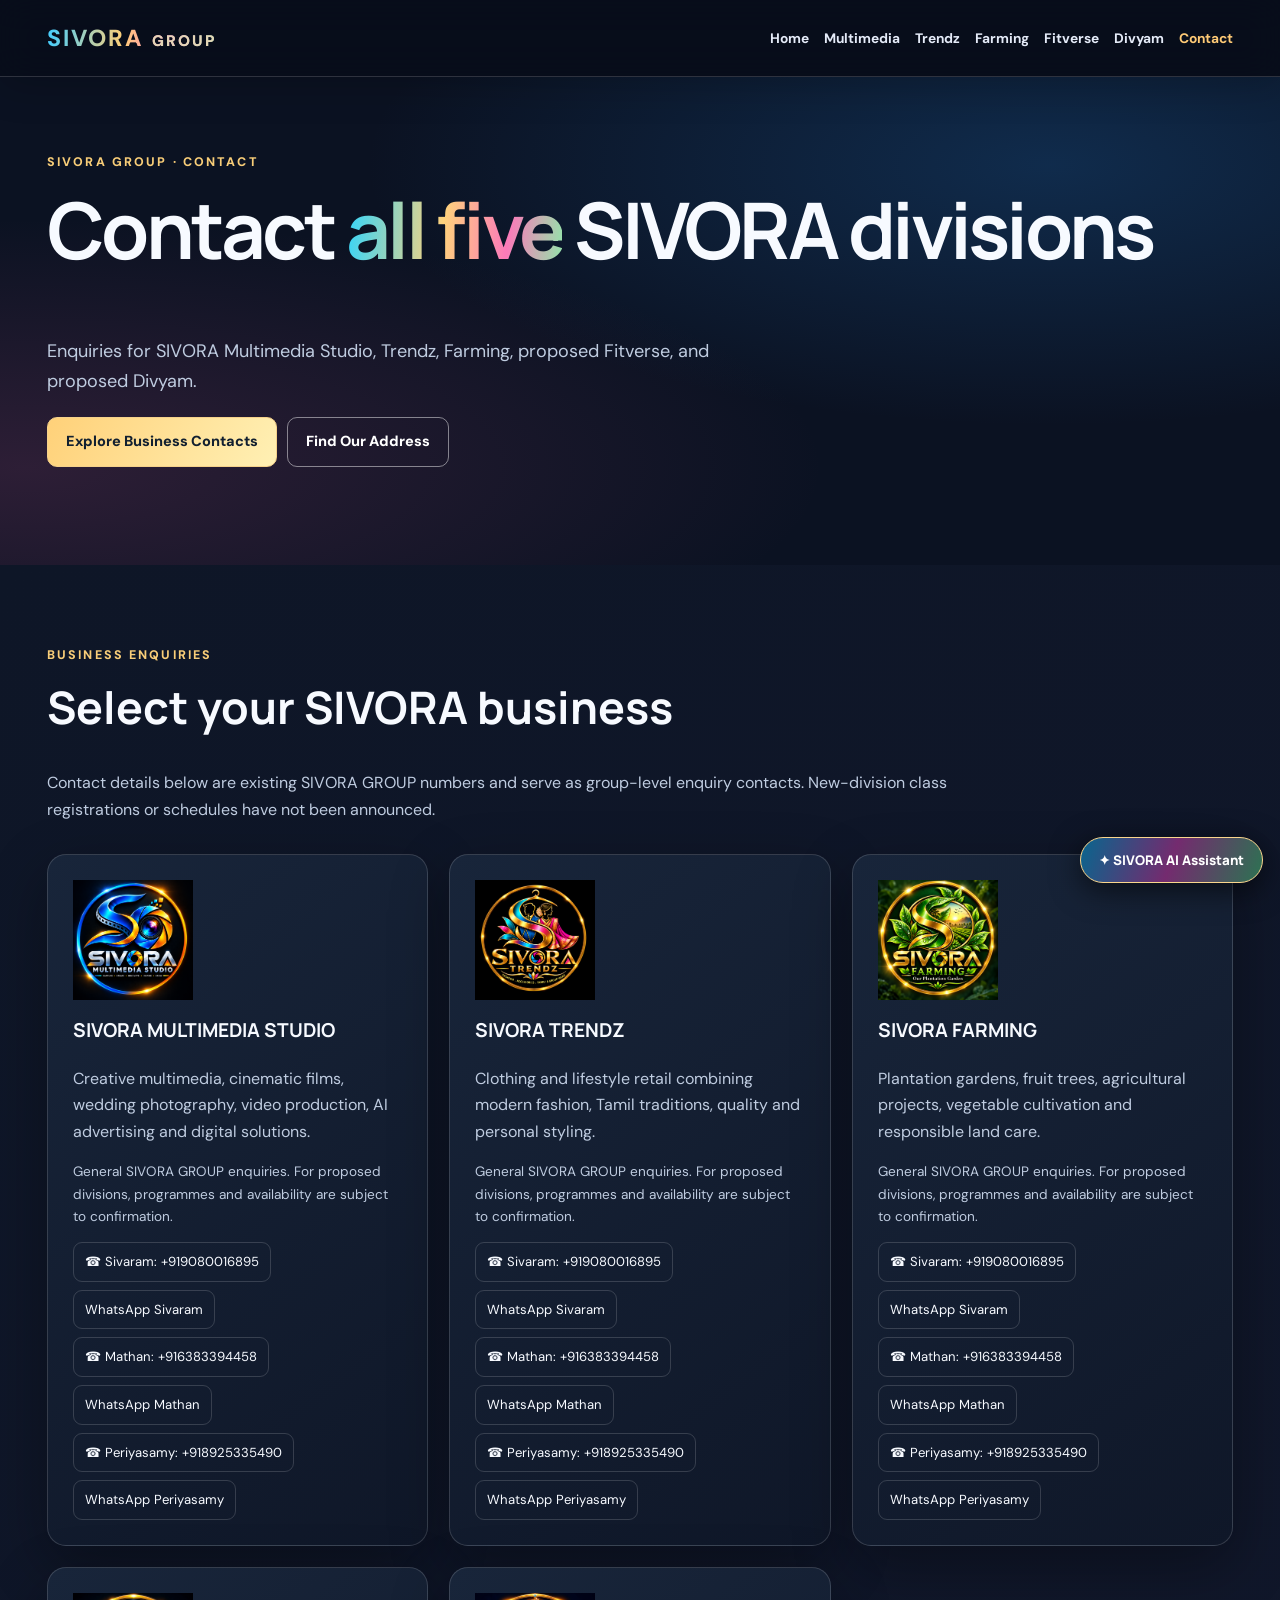
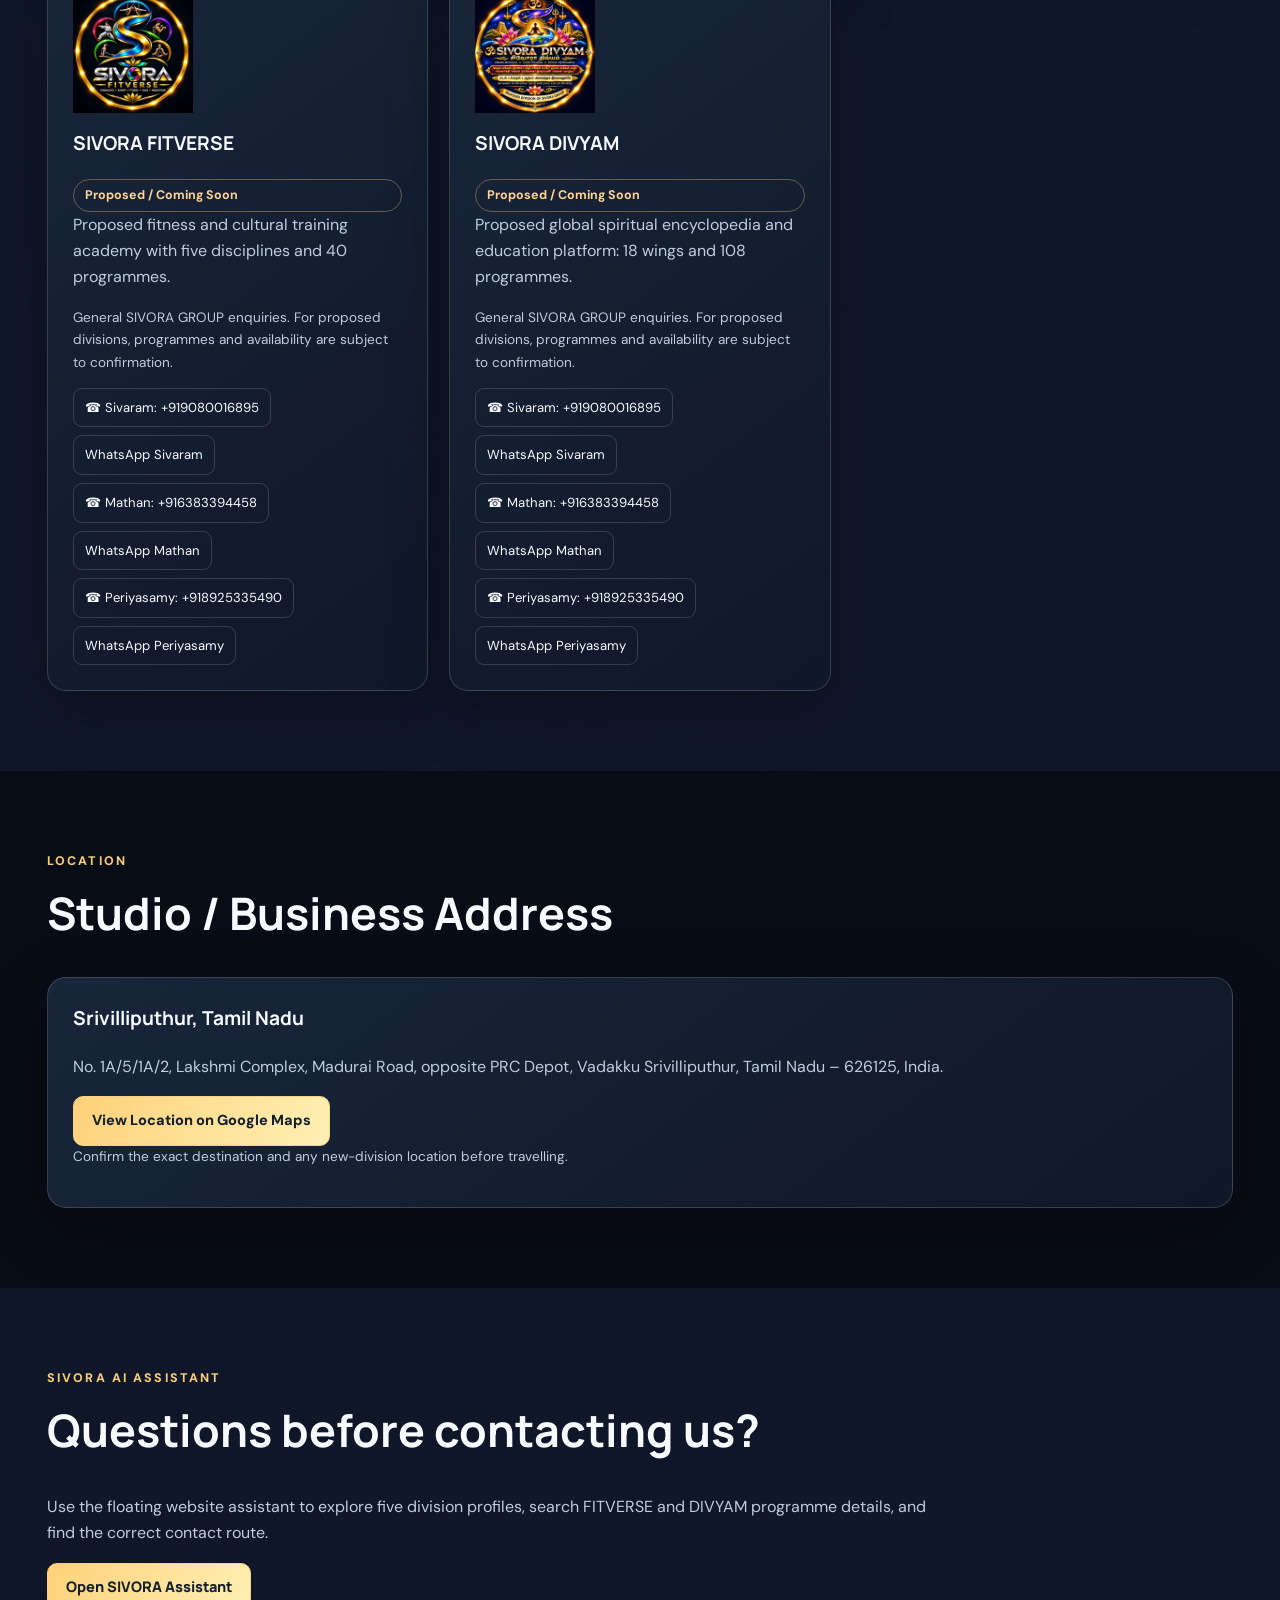
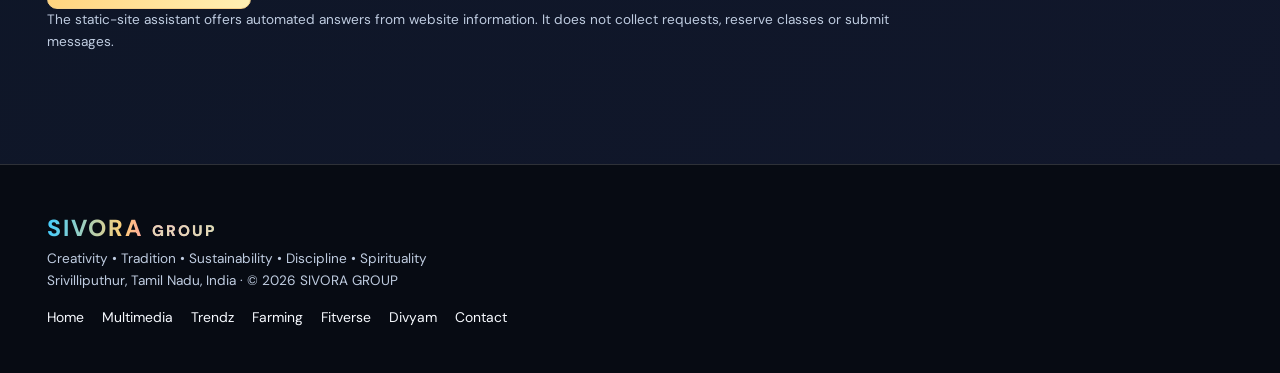
<file: contact.html>
<!doctype html><html lang="en"><head><meta charset="utf-8"><meta name="viewport" content="width=device-width, initial-scale=1"><meta name="theme-color" content="#080c17"><meta name="description" content="Contact SIVORA GROUP businesses in Srivilliputhur, Tamil Nadu. Includes proposed Fitverse and Divyam."><title>Contact SIVORA GROUP — All Five Divisions | SIVORA GROUP</title><link rel="icon" href="favicon.ico" sizes="any"><link rel="stylesheet" href="sivora-five.css"><link rel="stylesheet" href="sivora-ai-assistant.css"></head><body><header class="main-nav"><div class="container nav-inner"><a class="brand" href="index.html" aria-label="SIVORA GROUP Home">SIVORA <span>GROUP</span></a><button class="nav-toggle" type="button" aria-expanded="false" aria-controls="site-links">☰ Menu</button><nav class="nav-links" id="site-links" aria-label="Main navigation"><a href="index.html">Home</a><a href="multimedia.html">Multimedia</a><a href="trendz.html">Trendz</a><a href="farming.html">Farming</a><a href="fitverse.html">Fitverse</a><a href="divyam.html">Divyam</a><a href="contact.html" aria-current="page">Contact</a></nav></div></header><main><section class="hero"><div class="container"><div class="eyebrow">SIVORA GROUP · Contact</div><h1>Contact <span class="gradient">all five</span> SIVORA divisions</h1><p class="hero-text">Enquiries for SIVORA Multimedia Studio, Trendz, Farming, proposed Fitverse, and proposed Divyam.</p><div class="buttons"><a class="btn" href="#business-contacts">Explore Business Contacts</a><a class="btn secondary" href="#visit-us">Find Our Address</a></div></div></section><section id="business-contacts" class="section alt"><div class="container"><div class="section-header"><div class="eyebrow">Business Enquiries</div><h2>Select your SIVORA business</h2><p>Contact details below are existing SIVORA GROUP numbers and serve as group-level enquiry contacts. New-division class registrations or schedules have not been announced.</p></div><div class="grid five"><article class="card contact-card" style="--accent:#32c9ff"><img class="contact-logo" loading="lazy" src="assets/multimedia.png" alt="SIVORA MULTIMEDIA STUDIO official logo"><h3>SIVORA MULTIMEDIA STUDIO</h3><p>Creative multimedia, cinematic films, wedding photography, video production, AI advertising and digital solutions.</p><p class="small">General SIVORA GROUP enquiries. For proposed divisions, programmes and availability are subject to confirmation.</p><div class="contact-list"><a href="tel:+919080016895">☎ Sivaram: +919080016895</a><a target="_blank" rel="noopener noreferrer" href="https://wa.me/919080016895?text=Hello%20SIVORA%20GROUP%2C%20I%20would%20like%20to%20enquire%20about%20SIVORA%20MULTIMEDIA%20STUDIO.%20Please%20share%20information.%20This%20is%20an%20enquiry%20only.">WhatsApp Sivaram</a><a href="tel:+916383394458">☎ Mathan: +916383394458</a><a target="_blank" rel="noopener noreferrer" href="https://wa.me/916383394458?text=Hello%20SIVORA%20GROUP%2C%20I%20would%20like%20to%20enquire%20about%20SIVORA%20MULTIMEDIA%20STUDIO.%20Please%20share%20information.%20This%20is%20an%20enquiry%20only.">WhatsApp Mathan</a><a href="tel:+918925335490">☎ Periyasamy: +918925335490</a><a target="_blank" rel="noopener noreferrer" href="https://wa.me/918925335490?text=Hello%20SIVORA%20GROUP%2C%20I%20would%20like%20to%20enquire%20about%20SIVORA%20MULTIMEDIA%20STUDIO.%20Please%20share%20information.%20This%20is%20an%20enquiry%20only.">WhatsApp Periyasamy</a></div></article><article class="card contact-card" style="--accent:#ff79c5"><img class="contact-logo" loading="lazy" src="assets/trendz.png" alt="SIVORA TRENDZ official logo"><h3>SIVORA TRENDZ</h3><p>Clothing and lifestyle retail combining modern fashion, Tamil traditions, quality and personal styling.</p><p class="small">General SIVORA GROUP enquiries. For proposed divisions, programmes and availability are subject to confirmation.</p><div class="contact-list"><a href="tel:+919080016895">☎ Sivaram: +919080016895</a><a target="_blank" rel="noopener noreferrer" href="https://wa.me/919080016895?text=Hello%20SIVORA%20GROUP%2C%20I%20would%20like%20to%20enquire%20about%20SIVORA%20TRENDZ.%20Please%20share%20information.%20This%20is%20an%20enquiry%20only.">WhatsApp Sivaram</a><a href="tel:+916383394458">☎ Mathan: +916383394458</a><a target="_blank" rel="noopener noreferrer" href="https://wa.me/916383394458?text=Hello%20SIVORA%20GROUP%2C%20I%20would%20like%20to%20enquire%20about%20SIVORA%20TRENDZ.%20Please%20share%20information.%20This%20is%20an%20enquiry%20only.">WhatsApp Mathan</a><a href="tel:+918925335490">☎ Periyasamy: +918925335490</a><a target="_blank" rel="noopener noreferrer" href="https://wa.me/918925335490?text=Hello%20SIVORA%20GROUP%2C%20I%20would%20like%20to%20enquire%20about%20SIVORA%20TRENDZ.%20Please%20share%20information.%20This%20is%20an%20enquiry%20only.">WhatsApp Periyasamy</a></div></article><article class="card contact-card" style="--accent:#80e78a"><img class="contact-logo" loading="lazy" src="assets/farming.png" alt="SIVORA FARMING official logo"><h3>SIVORA FARMING</h3><p>Plantation gardens, fruit trees, agricultural projects, vegetable cultivation and responsible land care.</p><p class="small">General SIVORA GROUP enquiries. For proposed divisions, programmes and availability are subject to confirmation.</p><div class="contact-list"><a href="tel:+919080016895">☎ Sivaram: +919080016895</a><a target="_blank" rel="noopener noreferrer" href="https://wa.me/919080016895?text=Hello%20SIVORA%20GROUP%2C%20I%20would%20like%20to%20enquire%20about%20SIVORA%20FARMING.%20Please%20share%20information.%20This%20is%20an%20enquiry%20only.">WhatsApp Sivaram</a><a href="tel:+916383394458">☎ Mathan: +916383394458</a><a target="_blank" rel="noopener noreferrer" href="https://wa.me/916383394458?text=Hello%20SIVORA%20GROUP%2C%20I%20would%20like%20to%20enquire%20about%20SIVORA%20FARMING.%20Please%20share%20information.%20This%20is%20an%20enquiry%20only.">WhatsApp Mathan</a><a href="tel:+918925335490">☎ Periyasamy: +918925335490</a><a target="_blank" rel="noopener noreferrer" href="https://wa.me/918925335490?text=Hello%20SIVORA%20GROUP%2C%20I%20would%20like%20to%20enquire%20about%20SIVORA%20FARMING.%20Please%20share%20information.%20This%20is%20an%20enquiry%20only.">WhatsApp Periyasamy</a></div></article><article class="card contact-card" style="--accent:#37c5ff"><img class="contact-logo" loading="lazy" src="assets/fitverse.png" alt="SIVORA FITVERSE official logo"><h3>SIVORA FITVERSE</h3><span class="pill proposed">Proposed / Coming Soon</span><p>Proposed fitness and cultural training academy with five disciplines and 40 programmes.</p><p class="small">General SIVORA GROUP enquiries. For proposed divisions, programmes and availability are subject to confirmation.</p><div class="contact-list"><a href="tel:+919080016895">☎ Sivaram: +919080016895</a><a target="_blank" rel="noopener noreferrer" href="https://wa.me/919080016895?text=Hello%20SIVORA%20GROUP%2C%20I%20would%20like%20to%20enquire%20about%20SIVORA%20FITVERSE.%20Please%20share%20information.%20This%20is%20an%20enquiry%20only.">WhatsApp Sivaram</a><a href="tel:+916383394458">☎ Mathan: +916383394458</a><a target="_blank" rel="noopener noreferrer" href="https://wa.me/916383394458?text=Hello%20SIVORA%20GROUP%2C%20I%20would%20like%20to%20enquire%20about%20SIVORA%20FITVERSE.%20Please%20share%20information.%20This%20is%20an%20enquiry%20only.">WhatsApp Mathan</a><a href="tel:+918925335490">☎ Periyasamy: +918925335490</a><a target="_blank" rel="noopener noreferrer" href="https://wa.me/918925335490?text=Hello%20SIVORA%20GROUP%2C%20I%20would%20like%20to%20enquire%20about%20SIVORA%20FITVERSE.%20Please%20share%20information.%20This%20is%20an%20enquiry%20only.">WhatsApp Periyasamy</a></div></article><article class="card contact-card" style="--accent:#ffd079"><img class="contact-logo" loading="lazy" src="assets/divyam.png" alt="SIVORA  DIVYAM official logo"><h3>SIVORA  DIVYAM</h3><span class="pill proposed">Proposed / Coming Soon</span><p>Proposed global spiritual encyclopedia and education platform: 18 wings and 108 programmes.</p><p class="small">General SIVORA GROUP enquiries. For proposed divisions, programmes and availability are subject to confirmation.</p><div class="contact-list"><a href="tel:+919080016895">☎ Sivaram: +919080016895</a><a target="_blank" rel="noopener noreferrer" href="https://wa.me/919080016895?text=Hello%20SIVORA%20GROUP%2C%20I%20would%20like%20to%20enquire%20about%20SIVORA%20%20DIVYAM.%20Please%20share%20information.%20This%20is%20an%20enquiry%20only.">WhatsApp Sivaram</a><a href="tel:+916383394458">☎ Mathan: +916383394458</a><a target="_blank" rel="noopener noreferrer" href="https://wa.me/916383394458?text=Hello%20SIVORA%20GROUP%2C%20I%20would%20like%20to%20enquire%20about%20SIVORA%20%20DIVYAM.%20Please%20share%20information.%20This%20is%20an%20enquiry%20only.">WhatsApp Mathan</a><a href="tel:+918925335490">☎ Periyasamy: +918925335490</a><a target="_blank" rel="noopener noreferrer" href="https://wa.me/918925335490?text=Hello%20SIVORA%20GROUP%2C%20I%20would%20like%20to%20enquire%20about%20SIVORA%20%20DIVYAM.%20Please%20share%20information.%20This%20is%20an%20enquiry%20only.">WhatsApp Periyasamy</a></div></article></div></div></section><section class="section" id="visit-us"><div class="container"><div class="section-header"><div class="eyebrow">Location</div><h2>Studio / Business Address</h2></div><div class="card"><h3>Srivilliputhur, Tamil Nadu</h3><p class="contact-info">No. 1A/5/1A/2, Lakshmi Complex, Madurai Road, opposite PRC Depot, Vadakku Srivilliputhur, Tamil Nadu – 626125, India.</p><a class="btn" href="https://www.google.com/maps/search/?api=1&amp;query=No.%201A%2F5%2F1A%2F2%2C%20Lakshmi%20Complex%2C%20Madurai%20Road%2C%20opposite%20PRC%20Depot%2C%20Vadakku%20Srivilliputhur%2C%20Tamil%20Nadu%20626125%2C%20India" target="_blank" rel="noopener noreferrer">View Location on Google Maps</a><p class="small">Confirm the exact destination and any new-division location before travelling.</p></div></div></section><section class="section alt"><div class="container"><div class="section-header"><div class="eyebrow">SIVORA AI Assistant</div><h2>Questions before contacting us?</h2><p>Use the floating website assistant to explore five division profiles, search FITVERSE and DIVYAM programme details, and find the correct contact route.</p><button class="btn" type="button" data-open-ai>Open SIVORA Assistant</button><p class="small">The static-site assistant offers automated answers from website information. It does not collect requests, reserve classes or submit messages.</p></div></div></section></main><footer class="footer"><div class="container"><a class="brand" href="index.html">SIVORA <span>GROUP</span></a><p>Creativity • Tradition • Sustainability • Discipline • Spirituality<br>Srivilliputhur, Tamil Nadu, India · © 2026 SIVORA GROUP</p><div class="footer-links"><a href="index.html">Home</a><a href="multimedia.html">Multimedia</a><a href="trendz.html">Trendz</a><a href="farming.html">Farming</a><a href="fitverse.html">Fitverse</a><a href="divyam.html">Divyam</a><a href="contact.html">Contact</a></div></div></footer><script src="sivora-common.js" defer></script><script src="sivora-ai-assistant.js" defer></script></body></html>
</file>
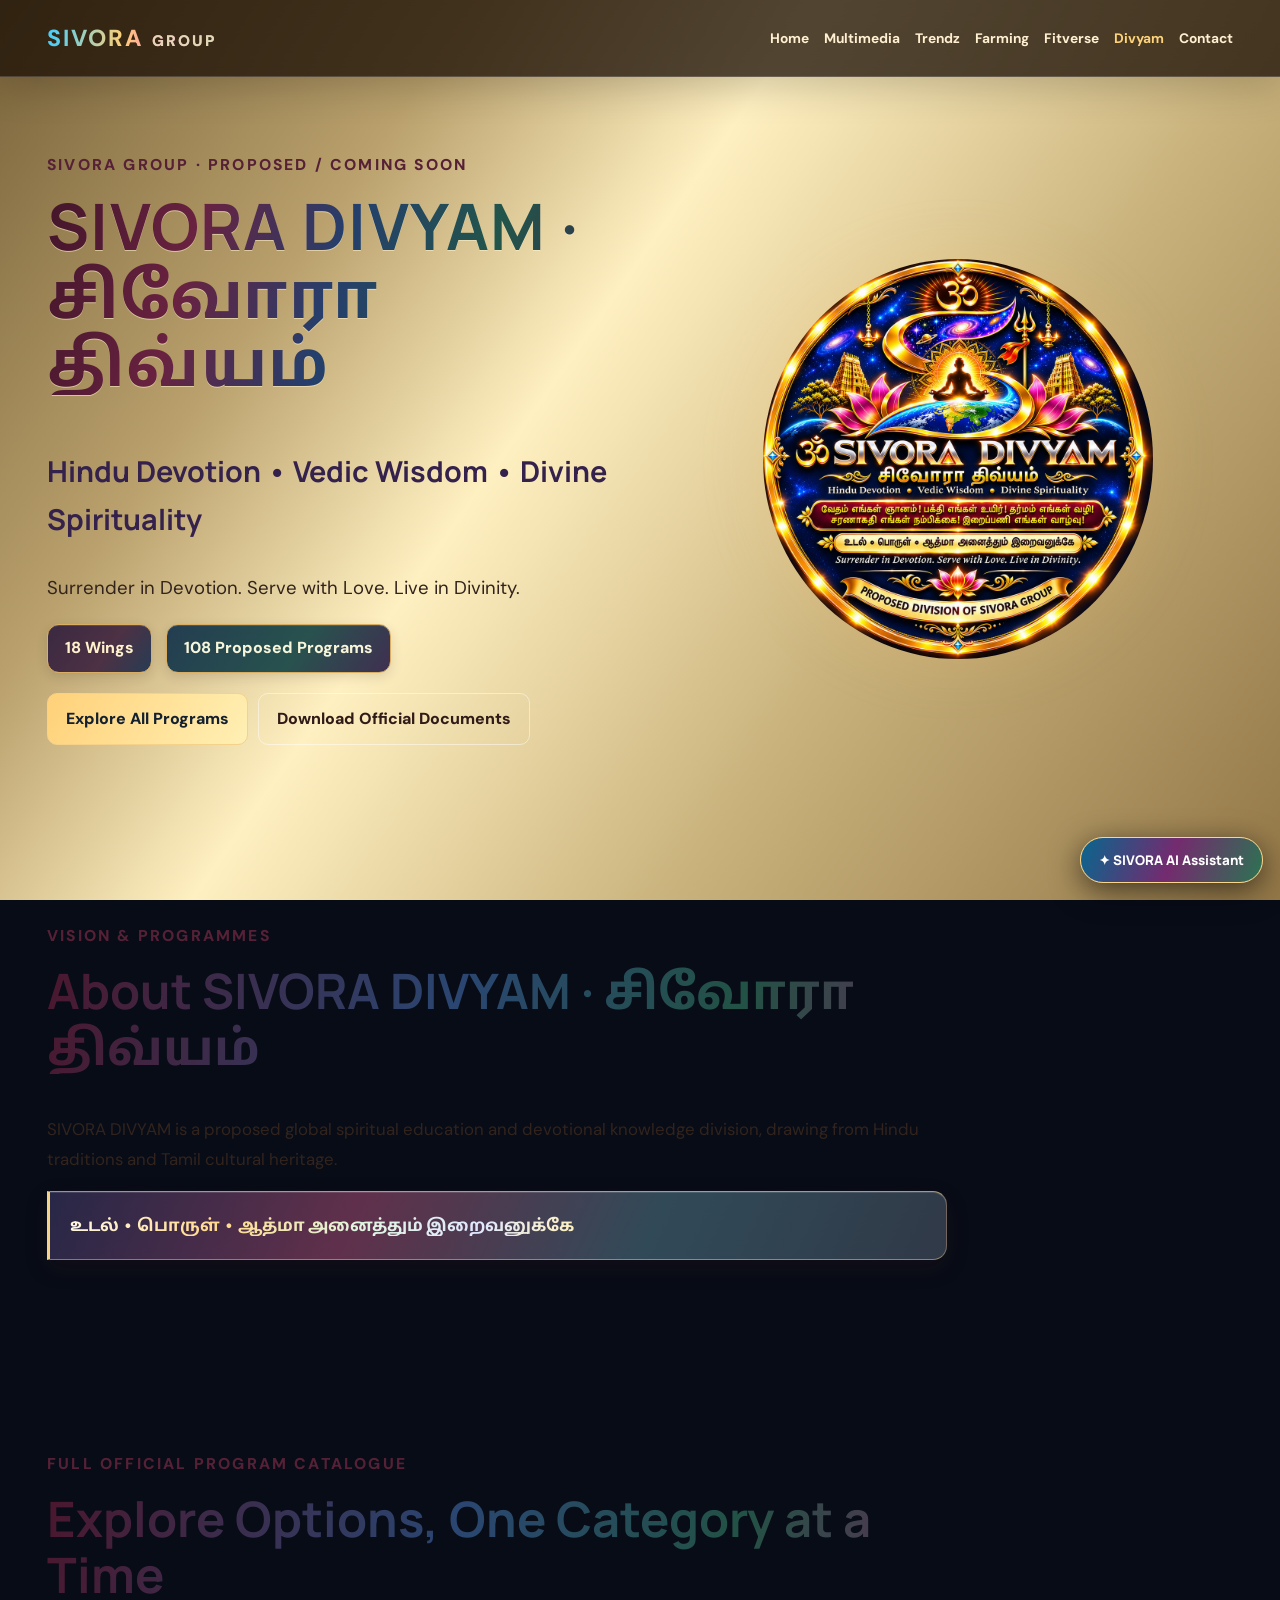
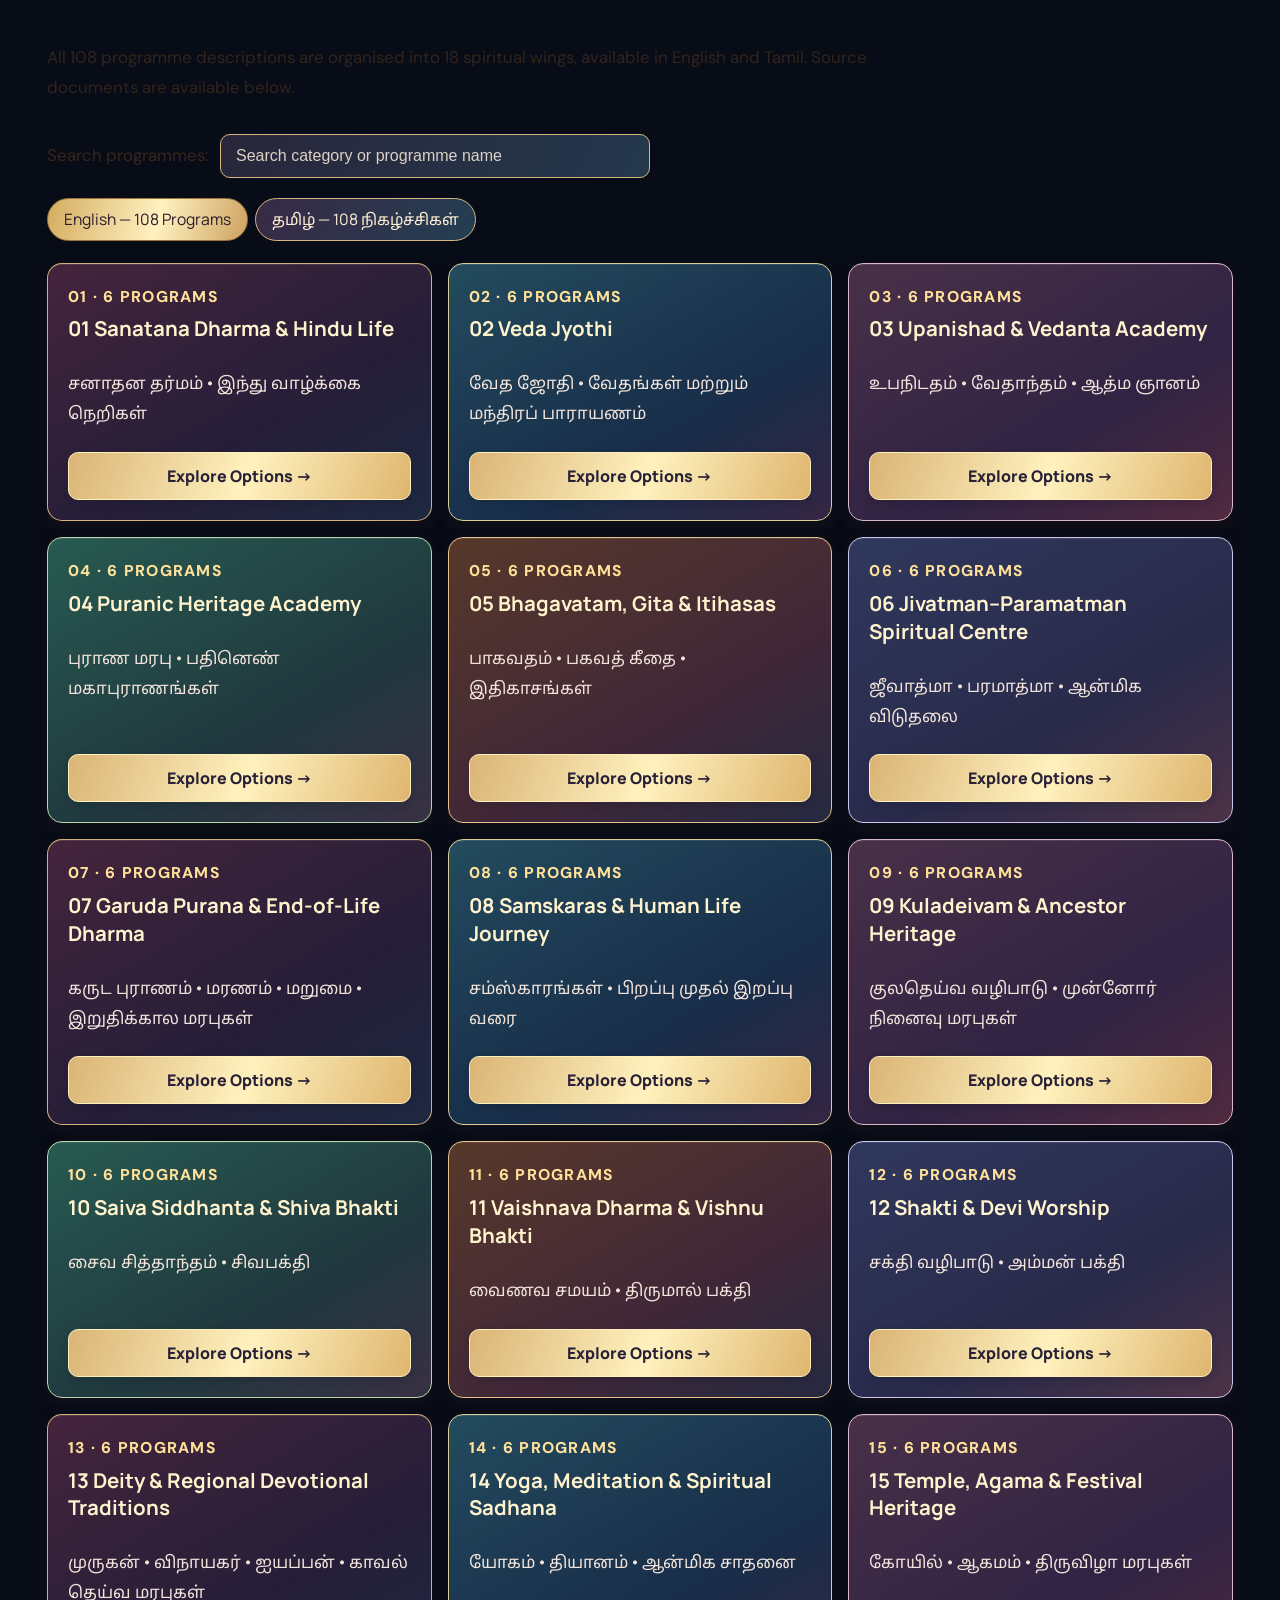
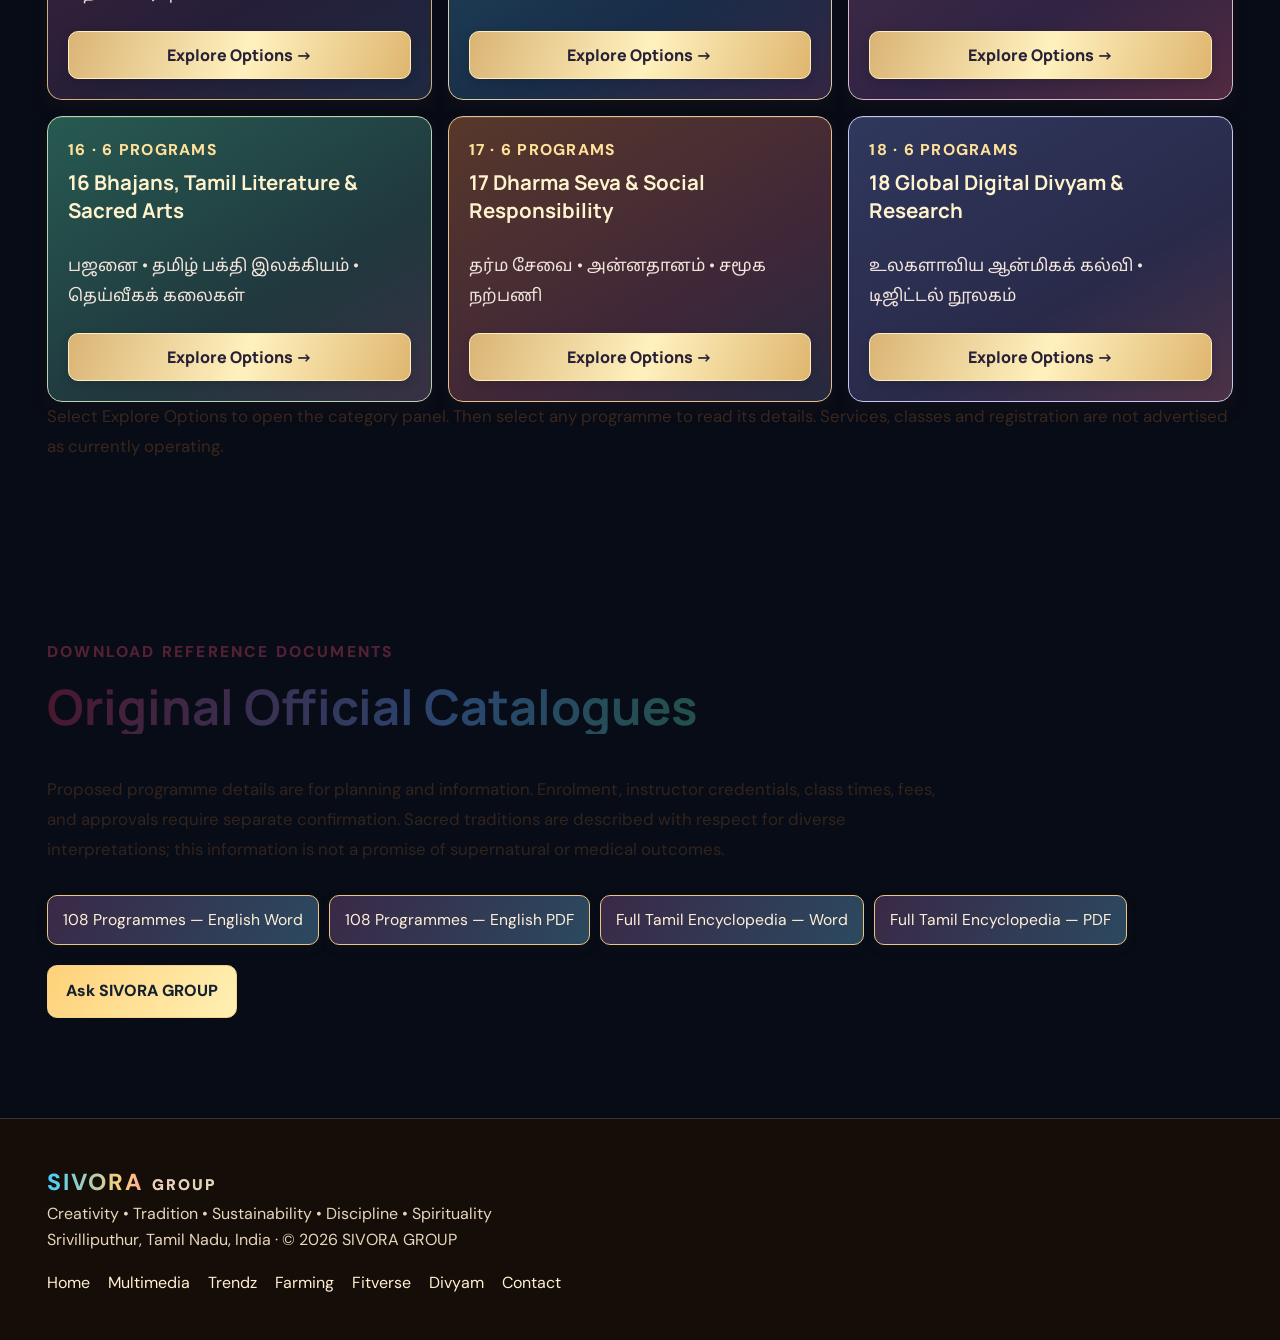
<file: divyam.html>
<!doctype html><html lang="en"><head><meta charset="utf-8"><meta name="viewport" content="width=device-width, initial-scale=1"><meta name="theme-color" content="#080c17"><meta name="description" content="Hindu Devotion • Vedic Wisdom • Divine Spirituality"><title>SIVORA  DIVYAM · சிவோரா திவ்யம் | SIVORA GROUP</title><link rel="icon" href="favicon.ico" sizes="any"><link rel="stylesheet" href="sivora-five.css"><link rel="stylesheet" href="sivora-ai-assistant.css"><style>
body.divyam-gold-theme{background-image:linear-gradient(125deg, #79633A 0%, #B9A06C 25%, #FFF0C1 43%, #C9B27C 68%, #937747 100%);background-size:cover;background-position:center;background-attachment:fixed;background-repeat:no-repeat;}
body.divyam-gold-theme .main-nav,body.divyam-gold-theme .footer{background:rgba(27,15,4,.76);backdrop-filter:blur(14px);}
body.divyam-gold-theme .hero,body.divyam-gold-theme .section,body.divyam-gold-theme .section.alt{background:transparent;}
body.divyam-gold-theme .gradient{font-size:clamp(2.6rem,5vw,4.45rem)!important;line-height:1.06;letter-spacing:.02em;}
body.divyam-gold-theme .hero h3{font-size:clamp(1.3rem,2.3vw,1.8rem)!important;}
body.divyam-gold-theme .hero-text{font-size:1.16rem!important;line-height:1.8;}
body.divyam-gold-theme .eyebrow{font-size:.98rem!important;letter-spacing:.14em;}
body.divyam-gold-theme .stat{font-size:1rem!important;}
body.divyam-gold-theme .section-header h2{font-size:clamp(2rem,4vw,3.05rem)!important;line-height:1.14;}
body.divyam-gold-theme .section-header p,body.divyam-gold-theme .callout-box,body.divyam-gold-theme .search-line label,body.divyam-gold-theme .small.muted,body.divyam-gold-theme .program-card p,body.divyam-gold-theme .program-panel p{font-size:1.05rem!important;line-height:1.78;}
body.divyam-gold-theme .program-card h3,body.divyam-gold-theme .program-panel h3{font-size:1.28rem!important;line-height:1.35;}
body.divyam-gold-theme .tag,body.divyam-gold-theme .tabs button,body.divyam-gold-theme .download-links a{font-size:.98rem!important;}
body.divyam-gold-theme .btn{font-size:1rem!important;}
body.divyam-gold-theme .footer p,body.divyam-gold-theme .footer-links a{font-size:1rem!important;}
@media (max-width: 768px){
  body.divyam-gold-theme .gradient{font-size:clamp(2.15rem,8vw,3rem)!important;}
  body.divyam-gold-theme .section-header h2{font-size:clamp(1.65rem,6vw,2.35rem)!important;}
  body.divyam-gold-theme .hero h3{font-size:1.16rem!important;}
  body.divyam-gold-theme .program-card h3,body.divyam-gold-theme .program-panel h3{font-size:1.16rem!important;}
  body.divyam-gold-theme .section-header p,body.divyam-gold-theme .callout-box,body.divyam-gold-theme .search-line label,body.divyam-gold-theme .small.muted,body.divyam-gold-theme .program-card p,body.divyam-gold-theme .program-panel p{font-size:1rem!important;}
}

/* SIVORA DIVYAM — Royal Metallic Olai Chuvadi complementary text colours.
   Text-only overrides: existing backgrounds, sizing, motion and components are unchanged. */
body.divyam-gold-theme{color:#2B1B14;}
body.divyam-gold-theme p,
body.divyam-gold-theme .muted,
body.divyam-gold-theme .small.muted{color:#39271D;}
body.divyam-gold-theme h1,
body.divyam-gold-theme h2,
body.divyam-gold-theme h3,
body.divyam-gold-theme h4{color:#3D1B26;}
body.divyam-gold-theme .hero h3{color:#37204C;}
body.divyam-gold-theme .gradient{
  background:linear-gradient(100deg,#361C17 0%,#631F34 47%,#312049 100%);
  background-clip:text;
  -webkit-background-clip:text;
  color:transparent;
  -webkit-text-fill-color:transparent;
}
body.divyam-gold-theme .eyebrow{color:#572118;}
body.divyam-gold-theme .hero-text,
body.divyam-gold-theme .section-header p,
body.divyam-gold-theme .search-line label{color:#38251B;}
body.divyam-gold-theme .callout-box,
body.divyam-gold-theme .callout-box strong{color:#3C1B20;}
body.divyam-gold-theme .stat{color:#3F2022;}
body.divyam-gold-theme .download-links a{color:#482035;}
body.divyam-gold-theme .download-links a:hover{color:#542641;}
body.divyam-gold-theme .section .btn.secondary,
body.divyam-gold-theme .hero .btn.secondary{color:#301B18;}
body.divyam-gold-theme .section .btn.secondary:hover,
body.divyam-gold-theme .hero .btn.secondary:hover{color:#FFF0D1;}
/* Dark cards and expanded programme panels retain their existing dark surfaces. */
body.divyam-gold-theme .program-card,
body.divyam-gold-theme .program-panel,
body.divyam-gold-theme .program-item{color:#FFEED6;}
body.divyam-gold-theme .program-card h3,
body.divyam-gold-theme .program-panel h3,
body.divyam-gold-theme .program-item h3{color:#FFDF9A;}
body.divyam-gold-theme .program-card p,
body.divyam-gold-theme .program-panel p,
body.divyam-gold-theme .program-item p,
body.divyam-gold-theme .program-panel .muted,
body.divyam-gold-theme .program-panel .small.muted{color:#E6DCC9;}
body.divyam-gold-theme .program-card .tag,
body.divyam-gold-theme .program-panel .eyebrow{color:#F7C875;}
body.divyam-gold-theme .program-card .btn.secondary,
body.divyam-gold-theme .program-panel .btn.secondary{color:#FFF2DB;}
body.divyam-gold-theme .program-card .btn.secondary:hover,
body.divyam-gold-theme .program-panel .btn.secondary:hover{color:#FFF6E8;}
body.divyam-gold-theme .program-item summary{color:#FFE1A3;}
body.divyam-gold-theme .program-item summary::after{color:#FCD08D;}
/* Keep strong cream lettering against the unchanged dark navigation and footer. */
body.divyam-gold-theme .main-nav,
body.divyam-gold-theme .footer{color:#FFF1D5;}
body.divyam-gold-theme .main-nav .nav-links a,
body.divyam-gold-theme .footer .footer-links a{color:#FFF0D2;}
body.divyam-gold-theme .main-nav .nav-links a:hover,
body.divyam-gold-theme .footer .footer-links a:hover{color:#FFD785;}
body.divyam-gold-theme .main-nav .nav-links a[aria-current="page"]{color:#FFD37A;}
body.divyam-gold-theme .footer p{color:#E6D6BD;}
body.divyam-gold-theme .nav-toggle{color:#FFF0D2;}

/* SIVORA DIVYAM | coordinated multicolour metallic card and lettering treatment.
   Added as scoped colour-only overrides. Background artwork, content, type sizes,
   spacing, animations, logo, and original interactive behaviour remain unchanged. */
/* Opposing dark jewel-tone typography on the light royal Olai Chuvadi background. */
body.divyam-gold-theme .hero h1.gradient{
  background:linear-gradient(105deg,#43162A 0%,#692240 24%,#253F6C 47%,#22554A 70%,#3F214F 100%);
  -webkit-background-clip:text;background-clip:text;
  -webkit-text-fill-color:transparent;color:transparent;
  filter:drop-shadow(0 1px 0 rgba(255,243,205,.55));
}
body.divyam-gold-theme .section-header h2{
  background:linear-gradient(103deg,#4A172E 0%,#2A4671 45%,#225245 76%,#602D55 100%);
  -webkit-background-clip:text;background-clip:text;
  -webkit-text-fill-color:transparent;color:transparent;
}
body.divyam-gold-theme .hero h3{color:#35224C;}
body.divyam-gold-theme .hero-text,body.divyam-gold-theme .section-header>p{color:#32241D;}
body.divyam-gold-theme .eyebrow{color:#562136;}
/* Highlight philosophy in a dark royal jewel box with a pale multicolour metallic text coating. */
body.divyam-gold-theme .callout-box{
  background:linear-gradient(115deg,#282747 0%,#60304B 34%,#314A58 67%,#303947 100%);
  border-left-color:#F5D487;
  border-top:1px solid rgba(255,222,145,.58);
  border-right:1px solid rgba(255,222,145,.35);
  border-bottom:1px solid rgba(255,222,145,.45);
  box-shadow:inset 0 1px 0 rgba(255,255,255,.12),0 8px 22px rgba(60,28,26,.18);
  color:#FFF5DE;
}
body.divyam-gold-theme .callout-box strong{
  color:#FFF2CA;
  background:linear-gradient(105deg,#FFF8E3 0%,#FFD98B 30%,#E0F5DF 57%,#E0E8FF 81%,#FFF1BD 100%);
  -webkit-background-clip:text;background-clip:text;
  -webkit-text-fill-color:transparent;
}
/* Stat boxes: dark backgrounds and bright warm text, not pale-on-pale. */
body.divyam-gold-theme .stat{
  background:linear-gradient(125deg,#3A2941,#4D3144 58%,#273C54);
  border-color:#D9AE63;
  color:#FFF1CC;
  box-shadow:inset 0 1px rgba(255,247,220,.14),0 4px 12px rgba(44,25,25,.14);
}
body.divyam-gold-theme .stat:nth-child(even){
  background:linear-gradient(125deg,#233D51,#28524E 58%,#402F51);
  color:#F8F6DA;
}
/* Explore cards: six alternating royal colours, all with contrasting cream lettering. */
body.divyam-gold-theme .program-grid .program-card{
  background:linear-gradient(150deg,#44243C 0%,#261E38 60%,#1D2941 100%);
  border:1px solid rgba(242,207,134,.83);
  box-shadow:inset 0 1px rgba(255,248,214,.10),0 7px 18px rgba(60,37,32,.17);
  color:#FFF3DA;
}
body.divyam-gold-theme .program-grid .program-card:nth-child(6n+2){background:linear-gradient(150deg,#234B5E,#182D49 63%,#342543);border-color:#D9CE9C;}
body.divyam-gold-theme .program-grid .program-card:nth-child(6n+3){background:linear-gradient(150deg,#493048,#302343 62%,#512A40);border-color:#DAB8CA;}
body.divyam-gold-theme .program-grid .program-card:nth-child(6n+4){background:linear-gradient(150deg,#275A51,#20383E 62%,#393044);border-color:#B8D5B2;}
body.divyam-gold-theme .program-grid .program-card:nth-child(6n+5){background:linear-gradient(150deg,#57382A,#402738 62%,#252940);border-color:#E7C18B;}
body.divyam-gold-theme .program-grid .program-card:nth-child(6n+6){background:linear-gradient(150deg,#2F385D,#292A4A 62%,#4C3246);border-color:#C9C5F0;}
body.divyam-gold-theme .program-grid .program-card:hover,
body.divyam-gold-theme .program-grid .program-card.active{
  border-color:#FFE2A0;
  box-shadow:inset 0 1px rgba(255,248,214,.14),0 10px 22px rgba(40,24,32,.25),0 0 0 1px rgba(255,217,142,.25);
}
body.divyam-gold-theme .program-grid .program-card h3{color:#FFF3CE;}
body.divyam-gold-theme .program-grid .program-card p{color:#F2E4DB;}
body.divyam-gold-theme .program-grid .program-card .tag{color:#FFE19A;}
/* A metallic gold call-to-action with dark readable type on coloured cards. */
body.divyam-gold-theme .program-grid .program-card .btn.secondary,
body.divyam-gold-theme .program-panel .btn.secondary{
  background:linear-gradient(110deg,#DAB475 0%,#FFF1BE 52%,#DFB66F 100%);
  border-color:#FFF0BB;
  color:#282137;
  box-shadow:0 3px 9px rgba(12,14,26,.18);
}
body.divyam-gold-theme .program-grid .program-card .btn.secondary:hover,
body.divyam-gold-theme .program-panel .btn.secondary:hover{
  background:linear-gradient(105deg,#FFE4A2,#FFF9DA,#ECC984);
  border-color:#FFFFFF;
  color:#322030;
}
/* Expanded wing panels and 6 rotating jewel-tone programme detail boxes. */
body.divyam-gold-theme .program-panel{
  background:linear-gradient(135deg,#22283F 0%,#353048 44%,#203B46 100%);
  border-color:#E6C582;
  color:#FFF2DD;
  box-shadow:0 10px 28px rgba(44,33,37,.20),inset 0 1px rgba(255,255,255,.09);
}
body.divyam-gold-theme .program-panel h3{color:#FFE6AB;}
body.divyam-gold-theme .program-panel p,
body.divyam-gold-theme .program-panel .muted,
body.divyam-gold-theme .program-panel .small.muted{color:#F4E9DE;}
body.divyam-gold-theme .program-panel .eyebrow{color:#FFD998;}
body.divyam-gold-theme .program-panel .program-item{
  background:linear-gradient(137deg,#39263F,#231F36);
  border-color:rgba(241,207,154,.53);
  color:#FFF2DD;
}
body.divyam-gold-theme .program-panel .program-item:nth-child(6n+2){background:linear-gradient(137deg,#1F4056,#243147);border-color:rgba(163,223,237,.50);}
body.divyam-gold-theme .program-panel .program-item:nth-child(6n+3){background:linear-gradient(137deg,#46304B,#2E2540);border-color:rgba(231,178,213,.54);}
body.divyam-gold-theme .program-panel .program-item:nth-child(6n+4){background:linear-gradient(137deg,#245148,#24343A);border-color:rgba(179,222,191,.52);}
body.divyam-gold-theme .program-panel .program-item:nth-child(6n+5){background:linear-gradient(137deg,#4C322E,#35263A);border-color:rgba(237,194,153,.57);}
body.divyam-gold-theme .program-panel .program-item:nth-child(6n+6){background:linear-gradient(137deg,#2E3861,#2C294A);border-color:rgba(199,201,251,.55);}
body.divyam-gold-theme .program-panel .program-item summary{color:#FFE1A5;}
body.divyam-gold-theme .program-panel .program-item summary::after{color:#F1D59D;}
body.divyam-gold-theme .program-panel .program-item p{color:#F4E9DE;}
/* Controls and download boxes harmonise with the gilded ground. */
body.divyam-gold-theme .search-line input{
  background:linear-gradient(115deg,#28263B,#24384C);
  border-color:#D7B77C;
  color:#FFF1DD;
}
body.divyam-gold-theme .search-line input::placeholder{color:#DCD1C5;opacity:1;}
body.divyam-gold-theme .tabs button{
  background:linear-gradient(115deg,#392A46,#233E52);
  border-color:#D8B77F;
  color:#FFF0D5;
}
body.divyam-gold-theme .tabs button[aria-selected=true]{
  background:linear-gradient(105deg,#D4AC60,#FFF1C0 55%,#CDA260);
  border-color:#9F743B;
  color:#2C1C2A;
}
body.divyam-gold-theme .download-links a{
  background:linear-gradient(118deg,#3A2947,#2B4960);
  border-color:#E9C782;
  color:#FFF1D9;
  box-shadow:0 4px 12px rgba(48,35,36,.13);
}
body.divyam-gold-theme .download-links a:hover{
  background:linear-gradient(110deg,#D8B36C,#FFF0BB);
  border-color:#A67D40;
  color:#332039;
}
</style></head><body class="divyam-gold-theme"><header class="main-nav"><div class="container nav-inner"><a class="brand" href="index.html" aria-label="SIVORA GROUP Home">SIVORA <span>GROUP</span></a><button class="nav-toggle" type="button" aria-expanded="false" aria-controls="site-links">☰ Menu</button><nav class="nav-links" id="site-links" aria-label="Main navigation"><a href="index.html">Home</a><a href="multimedia.html">Multimedia</a><a href="trendz.html">Trendz</a><a href="farming.html">Farming</a><a href="fitverse.html">Fitverse</a><a href="divyam.html" aria-current="page">Divyam</a><a href="contact.html">Contact</a></nav></div></header><main><section class="hero"><div class="container hero-grid"><div><div class="eyebrow">SIVORA GROUP · Proposed / Coming Soon</div><h1 class="gradient">SIVORA  DIVYAM · சிவோரா திவ்யம்</h1><h3>Hindu Devotion • Vedic Wisdom • Divine Spirituality</h3><p class="hero-text">Surrender in Devotion. Serve with Love. Live in Divinity.</p><div class="stat-row"><span class="stat">18 Wings</span><span class="stat">108 Proposed Programs</span></div><div class="buttons"><a class="btn" href="#programs">Explore All Programs</a><a class="btn secondary" href="#official-documents">Download Official Documents</a></div></div><div><img class="lead-image" src="assets/divyam.png" alt="Official SIVORA  DIVYAM · சிவோரா திவ்யம் logo" width="400" height="400"></div></div></section><section class="section"><div class="container"><div class="section-header"><div class="eyebrow">Vision & Programmes</div><h2>About SIVORA  DIVYAM · சிவோரா திவ்யம்</h2><p>SIVORA DIVYAM is a proposed global spiritual education and devotional knowledge division, drawing from Hindu traditions and Tamil cultural heritage.</p><p class="callout-box" lang="ta"><strong>உடல் • பொருள் • ஆத்மா அனைத்தும் இறைவனுக்கே</strong></p></div></div></section><section class="section alt" id="programs"><div class="container"><div class="section-header"><div class="eyebrow">Full Official Program Catalogue</div><h2>Explore Options, One Category at a Time</h2><p>All 108 programme descriptions are organised into 18 spiritual wings, available in English and Tamil. Source documents are available below.</p></div><div class="search-line"><label for="program-search">Search programmes:</label><input id="program-search" type="search" autocomplete="off" placeholder="Search category or programme name"></div><div class="tabs" role="tablist" aria-label="Language"><button role="tab" aria-selected="true" aria-controls="language-en" id="tab-en" type="button" data-language="en">English — 108 Programs</button><button role="tab" aria-selected="false" aria-controls="language-ta" id="tab-ta" type="button" data-language="ta">தமிழ் — 108 நிகழ்ச்சிகள்</button></div><section id="language-en" role="tabpanel" aria-labelledby="tab-en"><div class="program-grid"><article class="program-card" data-category="01  sanatana dharma &amp; hindu life"><span class="tag">01 · 6 PROGRAMS</span><h3>01  Sanatana Dharma &amp; Hindu Life</h3><p>சனாதன தர்மம் • இந்து வாழ்க்கை நெறிகள்</p><button type="button" class="btn secondary explore-btn" data-panel="en-wing-01" aria-expanded="false" aria-controls="en-wing-01">Explore Options →</button></article><article class="program-card" data-category="02  veda jyothi"><span class="tag">02 · 6 PROGRAMS</span><h3>02  Veda Jyothi</h3><p>வேத ஜோதி • வேதங்கள் மற்றும் மந்திரப் பாராயணம்</p><button type="button" class="btn secondary explore-btn" data-panel="en-wing-02" aria-expanded="false" aria-controls="en-wing-02">Explore Options →</button></article><article class="program-card" data-category="03  upanishad &amp; vedanta academy"><span class="tag">03 · 6 PROGRAMS</span><h3>03  Upanishad &amp; Vedanta Academy</h3><p>உபநிடதம் • வேதாந்தம் • ஆத்ம ஞானம்</p><button type="button" class="btn secondary explore-btn" data-panel="en-wing-03" aria-expanded="false" aria-controls="en-wing-03">Explore Options →</button></article><article class="program-card" data-category="04  puranic heritage academy"><span class="tag">04 · 6 PROGRAMS</span><h3>04  Puranic Heritage Academy</h3><p>புராண மரபு • பதினெண் மகாபுராணங்கள்</p><button type="button" class="btn secondary explore-btn" data-panel="en-wing-04" aria-expanded="false" aria-controls="en-wing-04">Explore Options →</button></article><article class="program-card" data-category="05  bhagavatam, gita &amp; itihasas"><span class="tag">05 · 6 PROGRAMS</span><h3>05  Bhagavatam, Gita &amp; Itihasas</h3><p>பாகவதம் • பகவத் கீதை • இதிகாசங்கள்</p><button type="button" class="btn secondary explore-btn" data-panel="en-wing-05" aria-expanded="false" aria-controls="en-wing-05">Explore Options →</button></article><article class="program-card" data-category="06  jivatman–paramatman spiritual centre"><span class="tag">06 · 6 PROGRAMS</span><h3>06  Jivatman–Paramatman Spiritual Centre</h3><p>ஜீவாத்மா • பரமாத்மா • ஆன்மிக விடுதலை</p><button type="button" class="btn secondary explore-btn" data-panel="en-wing-06" aria-expanded="false" aria-controls="en-wing-06">Explore Options →</button></article><article class="program-card" data-category="07  garuda purana &amp; end-of-life dharma"><span class="tag">07 · 6 PROGRAMS</span><h3>07  Garuda Purana &amp; End-of-Life Dharma</h3><p>கருட புராணம் • மரணம் • மறுமை • இறுதிக்கால மரபுகள்</p><button type="button" class="btn secondary explore-btn" data-panel="en-wing-07" aria-expanded="false" aria-controls="en-wing-07">Explore Options →</button></article><article class="program-card" data-category="08  samskaras &amp; human life journey"><span class="tag">08 · 6 PROGRAMS</span><h3>08  Samskaras &amp; Human Life Journey</h3><p>சம்ஸ்காரங்கள் • பிறப்பு முதல் இறப்பு வரை</p><button type="button" class="btn secondary explore-btn" data-panel="en-wing-08" aria-expanded="false" aria-controls="en-wing-08">Explore Options →</button></article><article class="program-card" data-category="09  kuladeivam &amp; ancestor heritage"><span class="tag">09 · 6 PROGRAMS</span><h3>09  Kuladeivam &amp; Ancestor Heritage</h3><p>குலதெய்வ வழிபாடு • முன்னோர் நினைவு மரபுகள்</p><button type="button" class="btn secondary explore-btn" data-panel="en-wing-09" aria-expanded="false" aria-controls="en-wing-09">Explore Options →</button></article><article class="program-card" data-category="10  saiva siddhanta &amp; shiva bhakti"><span class="tag">10 · 6 PROGRAMS</span><h3>10  Saiva Siddhanta &amp; Shiva Bhakti</h3><p>சைவ சித்தாந்தம் • சிவபக்தி</p><button type="button" class="btn secondary explore-btn" data-panel="en-wing-10" aria-expanded="false" aria-controls="en-wing-10">Explore Options →</button></article><article class="program-card" data-category="11  vaishnava dharma &amp; vishnu bhakti"><span class="tag">11 · 6 PROGRAMS</span><h3>11  Vaishnava Dharma &amp; Vishnu Bhakti</h3><p>வைணவ சமயம் • திருமால் பக்தி</p><button type="button" class="btn secondary explore-btn" data-panel="en-wing-11" aria-expanded="false" aria-controls="en-wing-11">Explore Options →</button></article><article class="program-card" data-category="12  shakti &amp; devi worship"><span class="tag">12 · 6 PROGRAMS</span><h3>12  Shakti &amp; Devi Worship</h3><p>சக்தி வழிபாடு • அம்மன் பக்தி</p><button type="button" class="btn secondary explore-btn" data-panel="en-wing-12" aria-expanded="false" aria-controls="en-wing-12">Explore Options →</button></article><article class="program-card" data-category="13  deity &amp; regional devotional traditions"><span class="tag">13 · 6 PROGRAMS</span><h3>13  Deity &amp; Regional Devotional Traditions</h3><p>முருகன் • விநாயகர் • ஐயப்பன் • காவல் தெய்வ மரபுகள்</p><button type="button" class="btn secondary explore-btn" data-panel="en-wing-13" aria-expanded="false" aria-controls="en-wing-13">Explore Options →</button></article><article class="program-card" data-category="14  yoga, meditation &amp; spiritual sadhana"><span class="tag">14 · 6 PROGRAMS</span><h3>14  Yoga, Meditation &amp; Spiritual Sadhana</h3><p>யோகம் • தியானம் • ஆன்மிக சாதனை</p><button type="button" class="btn secondary explore-btn" data-panel="en-wing-14" aria-expanded="false" aria-controls="en-wing-14">Explore Options →</button></article><article class="program-card" data-category="15  temple, agama &amp; festival heritage"><span class="tag">15 · 6 PROGRAMS</span><h3>15  Temple, Agama &amp; Festival Heritage</h3><p>கோயில் • ஆகமம் • திருவிழா மரபுகள்</p><button type="button" class="btn secondary explore-btn" data-panel="en-wing-15" aria-expanded="false" aria-controls="en-wing-15">Explore Options →</button></article><article class="program-card" data-category="16  bhajans, tamil literature &amp; sacred arts"><span class="tag">16 · 6 PROGRAMS</span><h3>16  Bhajans, Tamil Literature &amp; Sacred Arts</h3><p>பஜனை • தமிழ் பக்தி இலக்கியம் • தெய்வீகக் கலைகள்</p><button type="button" class="btn secondary explore-btn" data-panel="en-wing-16" aria-expanded="false" aria-controls="en-wing-16">Explore Options →</button></article><article class="program-card" data-category="17  dharma seva &amp; social responsibility"><span class="tag">17 · 6 PROGRAMS</span><h3>17  Dharma Seva &amp; Social Responsibility</h3><p>தர்ம சேவை • அன்னதானம் • சமூக நற்பணி</p><button type="button" class="btn secondary explore-btn" data-panel="en-wing-17" aria-expanded="false" aria-controls="en-wing-17">Explore Options →</button></article><article class="program-card" data-category="18  global digital divyam &amp; research"><span class="tag">18 · 6 PROGRAMS</span><h3>18  Global Digital Divyam &amp; Research</h3><p>உலகளாவிய ஆன்மிகக் கல்வி • டிஜிட்டல் நூலகம்</p><button type="button" class="btn secondary explore-btn" data-panel="en-wing-18" aria-expanded="false" aria-controls="en-wing-18">Explore Options →</button></article></div><div class="program-panels"><section class="program-panel" id="en-wing-01" hidden tabindex="-1"><div class="eyebrow">01 · 6 proposed programs</div><h3>01  Sanatana Dharma &amp; Hindu Life</h3><p>சனாதன தர்மம் • இந்து வாழ்க்கை நெறிகள்</p><p>Foundations of Hindu life, ethical duties, devotional plurality and the classical aims of human existence.</p><p>Explore an individual programme below to read its source-derived explanations and learner outcomes.</p><div class="program-list"><details class="program-item"><summary>SD-001  Introduction to Sanatana Dharma</summary><div><p>Concept &amp; learning purpose. Introduce the diversity of Hindu histories, deity traditions, shared ideas and local practices without presenting one sect as the only authoritative voice.</p><p>Suggested delivery. Six short seminars comparing household prayer, temple worship, bhakti literature and ethical conduct; guided questions on religious plurality.</p><p>Output / resources. Starter guide with glossary, reading path and illustrated family discussion cards.</p></div></details><details class="program-item"><summary>SD-002  Hindu Spiritual Foundations</summary><div><p>Concept &amp; learning purpose. Explain the relationship of dharma, karma, samsara, rebirth, atman and moksha as religious concepts that schools interpret differently.</p><p>Suggested delivery. Concept maps, introductory readings from scripture and structured conversations about actions, intention and personal responsibility.</p><p>Output / resources. Beginner learner workbook and comparative interpretation chart.</p></div></details><details class="program-item"><summary>SD-003  Daily Dharma Living</summary><div><p>Concept &amp; learning purpose. Connect truthful speech, family obligations, hospitality, respect, self-control and seva with ordinary decisions.</p><p>Suggested delivery. Reflective case studies on work, home, community and digital conduct rather than prescriptive judgments about others.</p><p>Output / resources. Seven-day reflective journal and personal ethical-practice checklist.</p><p>Sanatana Dharma &amp; Hindu Life — Continued</p></div></details><details class="program-item"><summary>SD-004  Four Purusharthas</summary><div><p>Concept &amp; learning purpose. Examine dharma, artha, kama and moksha as a classical way of discussing balanced human aspirations and spiritual direction.</p><p>Suggested delivery. Faculty-led examples on livelihood, relationships, service and contemplation, with historical context for differing views.</p><p>Output / resources. Life-balance worksheet and short Tamil/English explainer.</p></div></details><details class="program-item"><summary>SD-005  Four Ashramas</summary><div><p>Concept &amp; learning purpose. Present brahmacharya, grihastha, vanaprastha and sannyasa as classical ideals, not compulsory milestones for every present-day person.</p><p>Suggested delivery. Text-based seminar comparing household life and renunciation and allowing participants to map modern life responsibilities.</p><p>Output / resources. Illustrated life-stage overview and intergenerational conversation kit.</p></div></details><details class="program-item"><summary>SD-006  Hindu Family Values</summary><div><p>Concept &amp; learning purpose. Promote compassion, humility, learning from elders and respectful dialogue among members of diverse families.</p><p>Suggested delivery. Family reading circles, guided festival storytelling and voluntary service activities suitable for different ages.</p><p>Output / resources. Family learning calendar and ethical discussion cards.</p><p>Experienced Hindu-studies educators should verify descriptions and ensure a respectful account of diversity.</p><p>Operational status: Proposed. Each program requires a faculty/partner lead, a documented source base, language-review workflow, participant safeguarding assessment, transparent fee or donation policy where applicable, and a launch readiness review.</p></div></details></div><div class="buttons"><button type="button" class="btn secondary close-panel">Close this category</button><a class="btn" href="#official-documents">Download Full Catalogue</a></div></section><section class="program-panel" id="en-wing-02" hidden tabindex="-1"><div class="eyebrow">02 · 6 proposed programs</div><h3>02  Veda Jyothi</h3><p>வேத ஜோதி • வேதங்கள் மற்றும் மந்திரப் பாராயணம்</p><p>Vedic textual heritage, oral transmission, chant discipline and culturally responsible preservation.</p><p>Explore an individual programme below to read its source-derived explanations and learner outcomes.</p><div class="program-list"><details class="program-item"><summary>SD-007  Four Vedas Academy</summary><div><p>Concept &amp; learning purpose. Provide context on Rigveda, Yajurveda, Samaveda and Atharvaveda and the distinctions among text, ritual and philosophy.</p><p>Suggested delivery. Expert lectures using textual samples and historical explanations of Samhita, Brahmana, Aranyaka and Upanishad layers.</p><p>Output / resources. Veda overview atlas with further-reading notes.</p></div></details><details class="program-item"><summary>SD-008  Vedic Oral Heritage</summary><div><p>Concept &amp; learning purpose. Document the importance of shakhas, oral teaching lineages, melodic accent and memorized recitation without appropriating restricted practices.</p><p>Suggested delivery. Interviews with authorized teachers, demonstrations with permission and comparisons of learning methods across branches.</p><p>Output / resources. Consent-based oral-history archive and teaching-video collection.</p></div></details><details class="program-item"><summary>SD-009  Vedic Mantra Parayanam</summary><div><p>Concept &amp; learning purpose. Offer properly supervised recitation or listening opportunities with clarity about which chants require qualified instruction or initiation.</p><p>Suggested delivery. Teacher-led pronunciation sessions, listening programs and contextual explanations of ritual use and meaning.</p><p>Output / resources. Annotated chant resource with source identification and audio provenance.</p><p>Veda Jyothi — Continued</p></div></details><details class="program-item"><summary>SD-010  Vedic Pronunciation Learning</summary><div><p>Concept &amp; learning purpose. Introduce Sanskrit sounds, meter and svara sensitivity, especially where errors change the recitational tradition.</p><p>Suggested delivery. Small-group oral feedback, recording review and guidance on when independent practice is inappropriate.</p><p>Output / resources. Phonetic practice sheets and reviewed pronunciation notes.</p></div></details><details class="program-item"><summary>SD-011  Sukta &amp; Shanti Mantra Studies</summary><div><p>Concept &amp; learning purpose. Discuss selected hymns and peace invocations with text, historical context and variants among recitation schools.</p><p>Suggested delivery. Source-led reading circles comparing transliteration, translation, pronunciation and ceremonial setting.</p><p>Output / resources. Selected bilingual hymn dossier and teacher-approved listening playlist.</p></div></details><details class="program-item"><summary>SD-012  Vedic Preservation Project</summary><div><p>Concept &amp; learning purpose. Safeguard recordings, permitted manuscript images and contextual information without placing restricted material online indiscriminately.</p><p>Suggested delivery. Develop consent protocols, metadata conventions, access tiers and collaboration with heritage custodians.</p><p>Output / resources. Curation handbook and prototype searchable archive.</p><p>Source-identification, competent Vedic recitation teachers and tradition-specific access controls are essential.</p><p>Operational status: Proposed. Each program requires a faculty/partner lead, a documented source base, language-review workflow, participant safeguarding assessment, transparent fee or donation policy where applicable, and a launch readiness review.</p></div></details></div><div class="buttons"><button type="button" class="btn secondary close-panel">Close this category</button><a class="btn" href="#official-documents">Download Full Catalogue</a></div></section><section class="program-panel" id="en-wing-03" hidden tabindex="-1"><div class="eyebrow">03 · 6 proposed programs</div><h3>03  Upanishad &amp; Vedanta Academy</h3><p>உபநிடதம் • வேதாந்தம் • ஆத்ம ஞானம்</p><p>Philosophical inquiry into the self, ultimate reality, knowledge, grace and liberation across schools.</p><p>Explore an individual programme below to read its source-derived explanations and learner outcomes.</p><div class="program-list"><details class="program-item"><summary>SD-013  Principal Upanishads Study</summary><div><p>Concept &amp; learning purpose. Introduce Isha, Kena, Katha, Prashna, Mundaka, Mandukya, Taittiriya, Aitareya, Chandogya and Brihadaranyaka.</p><p>Suggested delivery. Guided reading with simple comparisons among texts and a clear distinction between original passages and commentary.</p><p>Output / resources. Ten-part course reader and reflective questions.</p></div></details><details class="program-item"><summary>SD-014  Atma Vichara</summary><div><p>Concept &amp; learning purpose. Study self-inquiry traditions and the meaning of atman without conflating philosophical reflection with mental-health care.</p><p>Suggested delivery. Guided textual contemplation, moderated dialogue and optional journaling anchored in recognized teachers.</p><p>Output / resources. Self-inquiry reading map and seminar transcript notes.</p></div></details><details class="program-item"><summary>SD-015  Brahman &amp; Paramatman Studies</summary><div><p>Concept &amp; learning purpose. Compare the meanings of Brahman, Isvara and Paramatman across Vedanta schools and devotional communities.</p><p>Suggested delivery. Commentarial comparisons with transparent citations; learner-led questions about immanence and transcendence.</p><p>Output / resources. Illustrated conceptual map and glossary of core terms.</p><p>Upanishad &amp; Vedanta Academy — Continued</p></div></details><details class="program-item"><summary>SD-016  Mahavakya Learning</summary><div><p>Concept &amp; learning purpose. Explain major Upanishadic statements in their textual contexts and through differing philosophical interpretations.</p><p>Suggested delivery. Close reading of Sanskrit and Tamil/English translations with cross-school teaching notes.</p><p>Output / resources. Annotated statement cards with commentary comparison.</p></div></details><details class="program-item"><summary>SD-017  Vedanta Darshana Forum</summary><div><p>Concept &amp; learning purpose. Present Advaita, Vishishtadvaita, Dvaita and other Vedanta positions on self, God, dependence and liberation.</p><p>Suggested delivery. Invited scholars present their own views; moderated comparative discussion avoids declaring a single school universally correct.</p><p>Output / resources. Recorded forum and balanced comparative notes.</p></div></details><details class="program-item"><summary>SD-018  Tamil Vedanta Publications</summary><div><p>Concept &amp; learning purpose. Make complex arguments accessible through reviewed translation, introductory explanations and visual aids.</p><p>Suggested delivery. Editorial peer review by bilingual teachers, glossary design and accessible audio/video editions.</p><p>Output / resources. Tamil/English primers, e-books and accessible reading versions.</p><p>Qualified Vedanta faculty must attribute interpretations to their schools and source texts.</p><p>Operational status: Proposed. Each program requires a faculty/partner lead, a documented source base, language-review workflow, participant safeguarding assessment, transparent fee or donation policy where applicable, and a launch readiness review.</p></div></details></div><div class="buttons"><button type="button" class="btn secondary close-panel">Close this category</button><a class="btn" href="#official-documents">Download Full Catalogue</a></div></section><section class="program-panel" id="en-wing-04" hidden tabindex="-1"><div class="eyebrow">04 · 6 proposed programs</div><h3>04  Puranic Heritage Academy</h3><p>புராண மரபு • பதினெண் மகாபுராணங்கள்</p><p>Study of sacred narratives, varied Puranic lists, cosmology, devotion and temple-local traditions.</p><p>Explore an individual programme below to read its source-derived explanations and learner outcomes.</p><div class="program-list"><details class="program-item"><summary>SD-019  18 Mahapuranas Study</summary><div><p>Concept &amp; learning purpose. Create an introductory lesson sequence for eighteen traditionally recognized Mahapuranas, while disclosing variant canonical lists.</p><p>Suggested delivery. Six thematic units per group of texts, summary sessions and annotated source comparisons.</p><p>Output / resources. Eighteen-text reading guide and searchable program index.</p></div></details><details class="program-item"><summary>SD-020  Puranic Dharma &amp; Cosmology</summary><div><p>Concept &amp; learning purpose. Discuss Puranic narratives of world cycles, genealogies, pilgrimage and virtues as religious literature rather than modern scientific description.</p><p>Suggested delivery. Illustrated storytelling with discussion of genre, textual variation and ethical themes.</p><p>Output / resources. Contextual diagrams and story interpretation workbook.</p></div></details><details class="program-item"><summary>SD-021  Sthala Purana Research</summary><div><p>Concept &amp; learning purpose. Record local temple narratives accurately, distinguishing living belief, oral testimony and independently documented history.</p><p>Suggested delivery. Permission-based interviews with local custodians, reading inscriptions where possible and archival source review.</p><p>Output / resources. Attributed temple heritage notes and consent-managed audiovisual archive.</p><p>Puranic Heritage Academy — Continued</p></div></details><details class="program-item"><summary>SD-022  Puranic Storytelling</summary><div><p>Concept &amp; learning purpose. Retell appropriate scriptural stories for children and families without sensationalizing or distorting their tradition.</p><p>Suggested delivery. Short Tamil narration, puppet/illustration scripts and facilitated conversations about compassion and duty.</p><p>Output / resources. Age-banded audio stories and source notes.</p></div></details><details class="program-item"><summary>SD-023  Puranic Comparative Learning</summary><div><p>Concept &amp; learning purpose. Show how versions and enumerations of the Mahapuranas vary across manuscripts, regions and communities.</p><p>Suggested delivery. Comparative text workshops using scholarly summaries and explicitly labeled differences.</p><p>Output / resources. Edition comparison tables and research guide.</p></div></details><details class="program-item"><summary>SD-024  Digital Purana Library</summary><div><p>Concept &amp; learning purpose. Create an organized portal listing authorized editions, translations, summaries and devotional lectures.</p><p>Suggested delivery. Metadata tagging by text, language, edition, tradition and intended audience; rights checks before publication.</p><p>Output / resources. Searchable resource catalogue with citation and provenance fields.</p><p>Editors must distinguish sacred narrative, living oral history and externally verified chronology.</p><p>Operational status: Proposed. Each program requires a faculty/partner lead, a documented source base, language-review workflow, participant safeguarding assessment, transparent fee or donation policy where applicable, and a launch readiness review.</p></div></details></div><div class="buttons"><button type="button" class="btn secondary close-panel">Close this category</button><a class="btn" href="#official-documents">Download Full Catalogue</a></div></section><section class="program-panel" id="en-wing-05" hidden tabindex="-1"><div class="eyebrow">05 · 6 proposed programs</div><h3>05  Bhagavatam, Gita &amp; Itihasas</h3><p>பாகவதம் • பகவத் கீதை • இதிகாசங்கள்</p><p>Meaning-rich study of the Bhagavad Gita, Srimad Bhagavatam, Ramayana and Mahabharata.</p><p>Explore an individual programme below to read its source-derived explanations and learner outcomes.</p><div class="program-list"><details class="program-item"><summary>SD-025  Bhagavad Gita 18-Chapter Course</summary><div><p>Concept &amp; learning purpose. Study the Gita's eighteen chapters through action, devotion, knowledge, disciplined practice and interpretative diversity.</p><p>Suggested delivery. Weekly close reading of verses with commentary comparisons, discussion cases and revision quizzes.</p><p>Output / resources. Chapter-by-chapter study handbook and learning journal.</p></div></details><details class="program-item"><summary>SD-026  Srimad Bhagavatam 12-Skandha Series</summary><div><p>Concept &amp; learning purpose. Introduce the twelve skandhas, Krishna bhakti, Prahlada, Dhruva and devotional teaching in appropriate literary context.</p><p>Suggested delivery. Teacher-led storytelling, textual listening sessions and guided thematic comparisons.</p><p>Output / resources. Twelve-unit Bhāgavata course outline and indexed character guide.</p></div></details><details class="program-item"><summary>SD-027  Ramayana Learning</summary><div><p>Concept &amp; learning purpose. Examine Ramayana narrative traditions, ethical tensions, devotion and regional retellings including Tamil literary heritage.</p><p>Suggested delivery. Comparative episodes and discussion on choices, relationships and the interpretative nature of epic literature.</p><p>Output / resources. Illustrated episode map and recommended reading list.</p><p>Bhagavatam, Gita &amp; Itihasas — Continued</p></div></details><details class="program-item"><summary>SD-028  Mahabharata &amp; Dharma</summary><div><p>Concept &amp; learning purpose. Use the Mahabharata to explore conflicts of duty, power, kinship and moral uncertainty rather than simplistic one-line morals.</p><p>Suggested delivery. Facilitated ethical case studies of selected episodes with text references.</p><p>Output / resources. Dharma discussion workbook and character relationship map.</p></div></details><details class="program-item"><summary>SD-029  Krishna Bhakti Programs</summary><div><p>Concept &amp; learning purpose. Provide inclusive educational and devotional programming on Krishna literature, nama japa and traditional music.</p><p>Suggested delivery. Recitation lessons, kirtan history sessions and interpretation of selected bhakti verses.</p><p>Output / resources. Curated prayer and literature collection with licensing notes.</p></div></details><details class="program-item"><summary>SD-030  Itihasa Storytelling Studio</summary><div><p>Concept &amp; learning purpose. Produce accurate, child-safe, bilingual media based on the Ramayana and Mahabharata with clearly named sources.</p><p>Suggested delivery. Editorially reviewed scripts, recordings, subtitles and short educational video production.</p><p>Output / resources. Audio/video episode collection, educator guide and source bibliography.</p><p>Teachers should credit textual versions, commentaries and regional retellings.</p><p>Operational status: Proposed. Each program requires a faculty/partner lead, a documented source base, language-review workflow, participant safeguarding assessment, transparent fee or donation policy where applicable, and a launch readiness review.</p></div></details></div><div class="buttons"><button type="button" class="btn secondary close-panel">Close this category</button><a class="btn" href="#official-documents">Download Full Catalogue</a></div></section><section class="program-panel" id="en-wing-06" hidden tabindex="-1"><div class="eyebrow">06 · 6 proposed programs</div><h3>06  Jivatman–Paramatman Spiritual Centre</h3><p>ஜீவாத்மா • பரமாத்மா • ஆன்மிக விடுதலை</p><p>Theological perspectives on the individual self, Supreme Reality, karma, samsara and moksha.</p><p>Explore an individual programme below to read its source-derived explanations and learner outcomes.</p><div class="program-list"><details class="program-item"><summary>SD-031  Jivatman Learning</summary><div><p>Concept &amp; learning purpose. Define jivatman and distinguish it from body and mind according to specific schools rather than treating one definition as universal.</p><p>Suggested delivery. Slow-reading sessions on selected scriptural passages and comparative explanations from qualified teachers.</p><p>Output / resources. Concept glossary and diagram of varying understandings of self.</p></div></details><details class="program-item"><summary>SD-032  Paramatman &amp; Brahman Studies</summary><div><p>Concept &amp; learning purpose. Explain how different traditions speak about Supreme Reality, divine personhood, grace and ultimate truth.</p><p>Suggested delivery. Panel discussions with Advaita, Sri Vaishnava and Dvaita-informed educators as available.</p><p>Output / resources. Cross-tradition overview with attributed positions.</p></div></details><details class="program-item"><summary>SD-033  Karma &amp; Samsara Education</summary><div><p>Concept &amp; learning purpose. Address religious concepts of action, consequence and rebirth without asserting measurable proof or assigning blame for misfortune.</p><p>Suggested delivery. Textual examples, ethics reflection and discussions rejecting stigma or fatalism.</p><p>Output / resources. Karma education note distinguishing belief from observation.</p><p>Jivatman–Paramatman Spiritual Centre — Continued</p></div></details><details class="program-item"><summary>SD-034  Four Yogic Paths</summary><div><p>Concept &amp; learning purpose. Compare Karma Yoga, Bhakti Yoga, Jnana Yoga and Raja Yoga as pathways described in different teaching contexts.</p><p>Suggested delivery. Practical service reflection, bhajan, guided reading and non-intensive meditation samples.</p><p>Output / resources. Four-path course map and journal prompts.</p></div></details><details class="program-item"><summary>SD-035  Moksha &amp; Mukti Studies</summary><div><p>Concept &amp; learning purpose. Introduce liberation as interpreted through knowledge, devotion, grace or a combination in different Hindu traditions.</p><p>Suggested delivery. Comparative reading of selected Vedantic sources and moderated question sessions.</p><p>Output / resources. School-specific liberation comparison chart.</p></div></details><details class="program-item"><summary>SD-036  Satsang &amp; Spiritual Inquiry</summary><div><p>Concept &amp; learning purpose. Create respectful spaces for questions about faith, responsibility, selfhood and spiritual practice.</p><p>Suggested delivery. Faculty-facilitated weekly gatherings with published discussion etiquette and optional follow-up resources.</p><p>Output / resources. Satsang archive and participant reflection guide.</p><p>No teacher may guarantee enlightenment or use philosophical teachings to replace mental-health care.</p><p>Operational status: Proposed. Each program requires a faculty/partner lead, a documented source base, language-review workflow, participant safeguarding assessment, transparent fee or donation policy where applicable, and a launch readiness review.</p></div></details></div><div class="buttons"><button type="button" class="btn secondary close-panel">Close this category</button><a class="btn" href="#official-documents">Download Full Catalogue</a></div></section><section class="program-panel" id="en-wing-07" hidden tabindex="-1"><div class="eyebrow">07 · 6 proposed programs</div><h3>07  Garuda Purana &amp; End-of-Life Dharma</h3><p>கருட புராணம் • மரணம் • மறுமை • இறுதிக்கால மரபுகள்</p><p>Sensitive, source-based religious education about mortality, mourning, funerals and afterlife beliefs.</p><p>Explore an individual programme below to read its source-derived explanations and learner outcomes.</p><div class="program-list"><details class="program-item"><summary>SD-037  Garuda Purana Academy</summary><div><p>Concept &amp; learning purpose. Study the Garuda Purana as a wider Purana, including teachings on devotion and its well-known death-related sections.</p><p>Suggested delivery. Text-based lectures that identify edition, section and source rather than using undated viral anecdotes.</p><p>Output / resources. Annotated learning series with theological and historical notes.</p></div></details><details class="program-item"><summary>SD-038  Hindu Teachings on Death</summary><div><p>Concept &amp; learning purpose. Present the diversity of Hindu understandings of bodily death, impermanence, prayer and family responsibilities.</p><p>Suggested delivery. Careful conversations with clergy and scholars; no frightening or unverifiable personal predictions.</p><p>Output / resources. Family-facing explanatory guide with supportive language.</p></div></details><details class="program-item"><summary>SD-039  Afterlife &amp; Rebirth Education</summary><div><p>Concept &amp; learning purpose. Explain Yama, post-death journeys, svarga, naraka and rebirth as scriptural images and religious teachings, not proven observations.</p><p>Suggested delivery. Comparisons among Puranic and philosophical accounts, noting both common motifs and differences.</p><p>Output / resources. Scriptural source map and clearly labeled belief glossary.</p><p>Garuda Purana &amp; End-of-Life Dharma — Continued</p></div></details><details class="program-item"><summary>SD-040  Antyeshti Traditions Guidance</summary><div><p>Concept &amp; learning purpose. Provide educational information on local funeral customs and referrals to priests qualified in the family's own tradition.</p><p>Suggested delivery. Consent-based intake, locality-specific resource directory and explanation of possible variations in rites.</p><p>Output / resources. Non-coercive referral handbook and practical family checklist.</p></div></details><details class="program-item"><summary>SD-041  Grief &amp; Spiritual Support</summary><div><p>Concept &amp; learning purpose. Offer compassionate space for bereaved families without replacing medical, mental-health or crisis-support professionals.</p><p>Suggested delivery. Quiet listening circles, memorial music and prayer invitations with safeguarding and privacy rules.</p><p>Output / resources. Memorial reflection booklet and referral directory.</p></div></details><details class="program-item"><summary>SD-042  Memorial Scripture Programs</summary><div><p>Concept &amp; learning purpose. Coordinate optional readings, remembrance gatherings and approved devotional music while respecting relatives' wishes.</p><p>Suggested delivery. Family consultation, religious adviser review and sensitive scheduling around local practices.</p><p>Output / resources. Personalized memorial program outline without claims of guaranteed spiritual effects.</p><p>Qualified priests and grief-support protocols are essential; avoid fear-based sales or guaranteed afterlife claims.</p><p>Operational status: Proposed. Each program requires a faculty/partner lead, a documented source base, language-review workflow, participant safeguarding assessment, transparent fee or donation policy where applicable, and a launch readiness review.</p></div></details></div><div class="buttons"><button type="button" class="btn secondary close-panel">Close this category</button><a class="btn" href="#official-documents">Download Full Catalogue</a></div></section><section class="program-panel" id="en-wing-08" hidden tabindex="-1"><div class="eyebrow">08 · 6 proposed programs</div><h3>08  Samskaras &amp; Human Life Journey</h3><p>சம்ஸ்காரங்கள் • பிறப்பு முதல் இறப்பு வரை</p><p>Life-cycle traditions from birth to elderhood, taught with attention to regional and family diversity.</p><p>Explore an individual programme below to read its source-derived explanations and learner outcomes.</p><div class="program-list"><details class="program-item"><summary>SD-043  Prenatal Family Traditions</summary><div><p>Concept &amp; learning purpose. Explain pregnancy-related samskara customs as religious and cultural observances, not medical treatments.</p><p>Suggested delivery. Tradition-specific talks and voluntary family storytelling, with clear healthcare boundaries.</p><p>Output / resources. Pregnancy observance guide with safety disclaimers.</p></div></details><details class="program-item"><summary>SD-044  Birth &amp; Naming Traditions</summary><div><p>Concept &amp; learning purpose. Introduce jatakarma, namakarana and regional naming practices, noting variations in language and family custom.</p><p>Suggested delivery. Cross-regional examples and community elder discussions.</p><p>Output / resources. Illustrated birth and naming heritage booklet.</p></div></details><details class="program-item"><summary>SD-045  Childhood Samskaras</summary><div><p>Concept &amp; learning purpose. Teach the meanings of annaprashana, vidyarambha and other childhood rites in applicable traditions.</p><p>Suggested delivery. Family workshops with local teachers and age-appropriate scripts.</p><p>Output / resources. Childhood celebration and learning guide.</p><p>Samskaras &amp; Human Life Journey — Continued</p></div></details><details class="program-item"><summary>SD-046  Learning &amp; Initiation Traditions</summary><div><p>Concept &amp; learning purpose. Explain upanayana and other historical initiations, including social debates and differences among traditions.</p><p>Suggested delivery. Carefully contextualized history lessons and explanations from qualified lineage representatives.</p><p>Output / resources. Initiation traditions reference note emphasizing community-specific authority.</p></div></details><details class="program-item"><summary>SD-047  Vivaha Dharma</summary><div><p>Concept &amp; learning purpose. Study Hindu marriage rituals and ethical commitments without imposing a single regional marriage model.</p><p>Suggested delivery. Tamil and pan-Indian ritual overview, respectful discussions about consent, mutual duties and family life.</p><p>Output / resources. Ceremony interpretation booklet and resource checklist.</p></div></details><details class="program-item"><summary>SD-048  Elderhood &amp; Final Life Stages</summary><div><p>Concept &amp; learning purpose. Teach life-stage reflection, caring for elders and traditional attitudes toward renunciation and mortality.</p><p>Suggested delivery. Intergenerational storytelling, community support planning and spiritual reading circles.</p><p>Output / resources. Elder spiritual wellbeing and heritage conversation guide.</p><p>Explain regional variation, informed consent and safety; never treat rites as medical advice.</p><p>Operational status: Proposed. Each program requires a faculty/partner lead, a documented source base, language-review workflow, participant safeguarding assessment, transparent fee or donation policy where applicable, and a launch readiness review.</p></div></details></div><div class="buttons"><button type="button" class="btn secondary close-panel">Close this category</button><a class="btn" href="#official-documents">Download Full Catalogue</a></div></section><section class="program-panel" id="en-wing-09" hidden tabindex="-1"><div class="eyebrow">09 · 6 proposed programs</div><h3>09  Kuladeivam &amp; Ancestor Heritage</h3><p>குலதெய்வ வழிபாடு • முன்னோர் நினைவு மரபுகள்</p><p>Family-deity worship, ancestral memory, local shrines and oral heritage in Tamil communities and beyond.</p><p>Explore an individual programme below to read its source-derived explanations and learner outcomes.</p><div class="program-list"><details class="program-item"><summary>SD-049  Kuladeivam Heritage Learning</summary><div><p>Concept &amp; learning purpose. Introduce kuladeivam as family-deity worship shaped by kinship, local shrines, migrations and oral remembrance.</p><p>Suggested delivery. Elder interviews and regionally specific discussions of differing devotional practices.</p><p>Output / resources. Tamil heritage introduction and ethical interview template.</p></div></details><details class="program-item"><summary>SD-050  Family Deity Research Support</summary><div><p>Concept &amp; learning purpose. Help families document their own evidence rather than promising supernatural identification of an unknown deity.</p><p>Suggested delivery. Consent-based collection of village origins, ancestors' testimonies, known records and verified temple contacts.</p><p>Output / resources. Family research dossier with documented uncertainties.</p></div></details><details class="program-item"><summary>SD-051  Kuladeivam Temple Directory</summary><div><p>Concept &amp; learning purpose. Build a directory of appropriately documented shrines, location details and custodial contacts with permission.</p><p>Suggested delivery. Local outreach, verification visits when feasible and maintenance of update records.</p><p>Output / resources. Curated searchable directory with sourcing dates and permissions.</p><p>Kuladeivam &amp; Ancestor Heritage — Continued</p></div></details><details class="program-item"><summary>SD-052  Family Worship Education</summary><div><p>Concept &amp; learning purpose. Explain household and temple customs through the practices of the family's specific tradition.</p><p>Suggested delivery. Elder-led learning, local practitioner Q&amp;A and voluntary celebration guides.</p><p>Output / resources. Tradition-sensitive home worship orientation booklet.</p></div></details><details class="program-item"><summary>SD-053  Pitru Dharma Learning</summary><div><p>Concept &amp; learning purpose. Introduce tarpanam, shraddha and ancestral-remembrance practices and note timing differences by community.</p><p>Suggested delivery. Scholar-priest panel, terminology overview and referrals for rites needing qualified authorities.</p><p>Output / resources. Ancestral practices reader with regional variation notes.</p></div></details><details class="program-item"><summary>SD-054  Ancestral Heritage Archive</summary><div><p>Concept &amp; learning purpose. Preserve family stories, photographs and ceremonial memories while protecting private religious and genealogical data.</p><p>Suggested delivery. Optional recording sessions, permissions, secure storage and access controls.</p><p>Output / resources. Private family archive package with ownership and deletion policy.</p><p>Protect family privacy, oral-history consent and custodianship of community knowledge.</p><p>Operational status: Proposed. Each program requires a faculty/partner lead, a documented source base, language-review workflow, participant safeguarding assessment, transparent fee or donation policy where applicable, and a launch readiness review.</p></div></details></div><div class="buttons"><button type="button" class="btn secondary close-panel">Close this category</button><a class="btn" href="#official-documents">Download Full Catalogue</a></div></section><section class="program-panel" id="en-wing-10" hidden tabindex="-1"><div class="eyebrow">10 · 6 proposed programs</div><h3>10  Saiva Siddhanta &amp; Shiva Bhakti</h3><p>சைவ சித்தாந்தம் • சிவபக்தி</p><p>Saiva theological ideas, Tirumurai literature, Nayanmar devotion and Shaiva temple heritage.</p><p>Explore an individual programme below to read its source-derived explanations and learner outcomes.</p><div class="program-list"><details class="program-item"><summary>SD-055  Saiva Siddhanta Education</summary><div><p>Concept &amp; learning purpose. Present pati, pasu and pasa in Saiva Siddhanta, with attention to the history of Tamil Shaiva thought.</p><p>Suggested delivery. Source-led introductory classes with philosophical charts.</p><p>Output / resources. Tamil/English Saiva Siddhanta primer.</p></div></details><details class="program-item"><summary>SD-056  Thevaram Parayanam</summary><div><p>Concept &amp; learning purpose. Teach selected Tevaram hymns, their saints and literary meanings through authorized musical and recitation traditions.</p><p>Suggested delivery. Singing sessions with text verification and explanatory notes.</p><p>Output / resources. Hymn booklet, pronunciation guide and performance recordings.</p></div></details><details class="program-item"><summary>SD-057  Thiruvasagam Academy</summary><div><p>Concept &amp; learning purpose. Study Manikkavacakar's Thiruvasagam as devotional poetry with context, style and theological themes.</p><p>Suggested delivery. Guided Tamil reading, comparative translations and expressive recitation.</p><p>Output / resources. Annotated reading sequence and recorded explanation series.</p><p>Saiva Siddhanta &amp; Shiva Bhakti — Continued</p></div></details><details class="program-item"><summary>SD-058  Tirumurai Heritage</summary><div><p>Concept &amp; learning purpose. Introduce the twelve Tirumurai, their composition and the devotional history surrounding their transmission.</p><p>Suggested delivery. Literature seminars and temple music demonstrations where authorized.</p><p>Output / resources. Tirumurai chronology and author-reference atlas.</p></div></details><details class="program-item"><summary>SD-059  Shiva Purana &amp; Nayanmar Learning</summary><div><p>Concept &amp; learning purpose. Explore narratives of Shiva and the Nayanmar saints in a manner that distinguishes devotion, legend and historical documentation.</p><p>Suggested delivery. Thematic storytelling plus traditional commentarial perspectives.</p><p>Output / resources. Shaiva narrative collection with citations and context notes.</p></div></details><details class="program-item"><summary>SD-060  Shiva Temple Heritage</summary><div><p>Concept &amp; learning purpose. Document temple layouts, sculptures, worship forms and sacred festivals under temple permission.</p><p>Suggested delivery. Architectural photography, oral history and inscription studies with trained collaborators.</p><p>Output / resources. Temple heritage documentary series and accessible captions.</p><p>Tirumurai lyrics, pronunciation and tradition-specific teaching should undergo Tamil scholarly review.</p><p>Operational status: Proposed. Each program requires a faculty/partner lead, a documented source base, language-review workflow, participant safeguarding assessment, transparent fee or donation policy where applicable, and a launch readiness review.</p></div></details></div><div class="buttons"><button type="button" class="btn secondary close-panel">Close this category</button><a class="btn" href="#official-documents">Download Full Catalogue</a></div></section><section class="program-panel" id="en-wing-11" hidden tabindex="-1"><div class="eyebrow">11 · 6 proposed programs</div><h3>11  Vaishnava Dharma &amp; Vishnu Bhakti</h3><p>வைணவ சமயம் • திருமால் பக்தி</p><p>Vaishnava philosophy, Alvar poetry, Divya Prabandham and Vishnu-Krishna devotional traditions.</p><p>Explore an individual programme below to read its source-derived explanations and learner outcomes.</p><div class="program-list"><details class="program-item"><summary>SD-061  Sri Vaishnava Philosophy</summary><div><p>Concept &amp; learning purpose. Explain prapatti, devotion, grace and Visishtadvaita through representative Sri Vaishnava teachers and sources.</p><p>Suggested delivery. Introductory philosophical seminars and tradition-specific questions.</p><p>Output / resources. Sri Vaishnava concept glossary and lesson notes.</p></div></details><details class="program-item"><summary>SD-062  Nalayira Divya Prabandham</summary><div><p>Concept &amp; learning purpose. Introduce the four-thousand-hymn Tamil Vaishnava collection, poetic traditions and Alvar devotional voices.</p><p>Suggested delivery. Guided learning of selected hymns with text and pronunciation reviews.</p><p>Output / resources. Annotated hymn-learning booklet and audio playlist.</p></div></details><details class="program-item"><summary>SD-063  Vishnu Sahasranama Parayanam</summary><div><p>Concept &amp; learning purpose. Offer source-identified listening and recitation learning with accurate text and ritual context.</p><p>Suggested delivery. Small teacher-led groups with available transliteration and Tamil meanings.</p><p>Output / resources. Reviewed recitation edition and audio companion.</p><p>Vaishnava Dharma &amp; Vishnu Bhakti — Continued</p></div></details><details class="program-item"><summary>SD-064  Alvar Heritage Programs</summary><div><p>Concept &amp; learning purpose. Teach Alvar biographies as devotional tradition alongside literary and historical context.</p><p>Suggested delivery. Storytelling and poem workshops with comparison of source accounts.</p><p>Output / resources. Alvar heritage learner pack and temple culture series.</p></div></details><details class="program-item"><summary>SD-065  Vishnu &amp; Krishna Devotion</summary><div><p>Concept &amp; learning purpose. Support family devotional education around Vishnu and Krishna without reducing rich lineages to generic rituals.</p><p>Suggested delivery. Kirtan sessions, festive readings and lessons on selected sources.</p><p>Output / resources. Monthly Vaishnava devotional content calendar.</p></div></details><details class="program-item"><summary>SD-066  Divya Desam Heritage</summary><div><p>Concept &amp; learning purpose. Introduce the Divya Desams, their hymnic associations and living temple communities.</p><p>Suggested delivery. Permission-based pilgrimage learning, maps and hymn-based heritage lessons.</p><p>Output / resources. Verified heritage directory and respectful travel guide.</p><p>Work with relevant Vaishnava custodians; respect lineage-specific pronunciation and interpretation.</p><p>Operational status: Proposed. Each program requires a faculty/partner lead, a documented source base, language-review workflow, participant safeguarding assessment, transparent fee or donation policy where applicable, and a launch readiness review.</p></div></details></div><div class="buttons"><button type="button" class="btn secondary close-panel">Close this category</button><a class="btn" href="#official-documents">Download Full Catalogue</a></div></section><section class="program-panel" id="en-wing-12" hidden tabindex="-1"><div class="eyebrow">12 · 6 proposed programs</div><h3>12  Shakti &amp; Devi Worship</h3><p>சக்தி வழிபாடு • அம்மன் பக்தி</p><p>Public Shakta scripture study, Goddess devotion, Navaratri learning and heritage documentation.</p><p>Explore an individual programme below to read its source-derived explanations and learner outcomes.</p><div class="program-list"><details class="program-item"><summary>SD-067  Devi Mahatmya Studies</summary><div><p>Concept &amp; learning purpose. Explore the Devi Mahatmya in the Markandeya Purana with literary, philosophical and ritual context.</p><p>Suggested delivery. Qualified-led reading of selected episodes and traditional interpretations.</p><p>Output / resources. Contextual study guide with pronunciation references.</p></div></details><details class="program-item"><summary>SD-068  Lalita Sahasranama Learning</summary><div><p>Concept &amp; learning purpose. Teach the devotional meaning and textual context of Lalita Sahasranama with attention to lineage rules.</p><p>Suggested delivery. Authorized teacher lectures and carefully reviewed recitation materials.</p><p>Output / resources. Licensed learning edition and glossary.</p></div></details><details class="program-item"><summary>SD-069  Amman Temple Traditions</summary><div><p>Concept &amp; learning purpose. Document Tamil Amman festivals, shrine practices and oral histories without stereotyping communities.</p><p>Suggested delivery. Community-led interviews, cultural photography and literature reviews.</p><p>Output / resources. Local heritage mini-documentaries with consent records.</p><p>Shakti &amp; Devi Worship — Continued</p></div></details><details class="program-item"><summary>SD-070  Navaratri Heritage Programs</summary><div><p>Concept &amp; learning purpose. Explain Navaratri observances, Golu customs and regional goddess worship practices.</p><p>Suggested delivery. Multigenerational cultural workshops, music lessons and festival storytelling.</p><p>Output / resources. Navaratri family activity book and event guide.</p></div></details><details class="program-item"><summary>SD-071  Devi Bhagavata Learning</summary><div><p>Concept &amp; learning purpose. Present Shakta Puranic traditions and their theological emphasis while acknowledging textual variation.</p><p>Suggested delivery. Scholarly reading circles and representative tradition commentaries.</p><p>Output / resources. Text overview and curated reference list.</p></div></details><details class="program-item"><summary>SD-072  Shakti Philosophy &amp; Practice</summary><div><p>Concept &amp; learning purpose. Introduce public Shakta concepts while reserving initiatory, esoteric and restricted rites to appropriate teachers.</p><p>Suggested delivery. History-and-philosophy seminars, publicly suitable hymn learning and referral protocols.</p><p>Output / resources. Safeguarded introductory curriculum and practitioner directory.</p><p>Use recognized Shakta scholarship and withhold restricted initiatory practices from public instruction.</p><p>Operational status: Proposed. Each program requires a faculty/partner lead, a documented source base, language-review workflow, participant safeguarding assessment, transparent fee or donation policy where applicable, and a launch readiness review.</p></div></details></div><div class="buttons"><button type="button" class="btn secondary close-panel">Close this category</button><a class="btn" href="#official-documents">Download Full Catalogue</a></div></section><section class="program-panel" id="en-wing-13" hidden tabindex="-1"><div class="eyebrow">13 · 6 proposed programs</div><h3>13  Deity &amp; Regional Devotional Traditions</h3><p>முருகன் • விநாயகர் • ஐயப்பன் • காவல் தெய்வ மரபுகள்</p><p>Murugan, Ganesha, Ayyappa, Hanuman and regional guardian-deity practices in their own contexts.</p><p>Explore an individual programme below to read its source-derived explanations and learner outcomes.</p><div class="program-list"><details class="program-item"><summary>SD-073  Murugan Bhakti</summary><div><p>Concept &amp; learning purpose. Study Tiruppugazh, Kandar Anubhuti and Kandha Sashti Kavacham as Tamil devotional heritage.</p><p>Suggested delivery. Poetry recitation, traditional melody learning and temple history sessions.</p><p>Output / resources. Murugan devotional reader and verified song recordings.</p></div></details><details class="program-item"><summary>SD-074  Vinayagar Devotion</summary><div><p>Concept &amp; learning purpose. Introduce Vinayagar Agaval and Ganesha stotra traditions through literature and festival context.</p><p>Suggested delivery. Text explanation, family worship heritage and music workshops.</p><p>Output / resources. Ganesha devotion learning resource and festival content kit.</p></div></details><details class="program-item"><summary>SD-075  Ayyappa Devotional Heritage</summary><div><p>Concept &amp; learning purpose. Teach recognized pilgrimage narratives, local observances and respect for specific community practices.</p><p>Suggested delivery. Pilgrim orientation by knowledgeable practitioners and cultural documentary programs.</p><p>Output / resources. Ayyappa heritage introduction and responsible pilgrimage notes.</p><p>Deity &amp; Regional Devotional Traditions — Continued</p></div></details><details class="program-item"><summary>SD-076  Hanuman Bhakti</summary><div><p>Concept &amp; learning purpose. Study the Ramayana connection, Hanuman hymns and differing regional devotional practices.</p><p>Suggested delivery. Katha, music sessions and contextual scripture reading.</p><p>Output / resources. Hanuman devotion audio/reading collection.</p></div></details><details class="program-item"><summary>SD-077  Surya &amp; Other Deity Traditions</summary><div><p>Concept &amp; learning purpose. Provide introductory knowledge of Surya and other Hindu deity traditions without creating a prescriptive canon.</p><p>Suggested delivery. Temple histories, selected hymns and comparative regional accounts.</p><p>Output / resources. Illustrated introductory deity-reference series.</p></div></details><details class="program-item"><summary>SD-078  Regional Guardian Deities</summary><div><p>Concept &amp; learning purpose. Document Ayyanar, Karuppasamy, Muneeswaran and other local guardian traditions on their own community terms.</p><p>Suggested delivery. Consented oral histories, careful photography and local-language research collaboration.</p><p>Output / resources. Community-owned heritage records and provenance notes.</p><p>Represent regional practitioners in their own voices and avoid homogenizing guardian-deity traditions.</p><p>Operational status: Proposed. Each program requires a faculty/partner lead, a documented source base, language-review workflow, participant safeguarding assessment, transparent fee or donation policy where applicable, and a launch readiness review.</p></div></details></div><div class="buttons"><button type="button" class="btn secondary close-panel">Close this category</button><a class="btn" href="#official-documents">Download Full Catalogue</a></div></section><section class="program-panel" id="en-wing-14" hidden tabindex="-1"><div class="eyebrow">14 · 6 proposed programs</div><h3>14  Yoga, Meditation &amp; Spiritual Sadhana</h3><p>யோகம் • தியானம் • ஆன்மிக சாதனை</p><p>Yoga philosophy, contemplative practice and the connections among ethics, devotion and discipline.</p><p>Explore an individual programme below to read its source-derived explanations and learner outcomes.</p><div class="program-list"><details class="program-item"><summary>SD-079  Ashtanga Yoga Philosophy</summary><div><p>Concept &amp; learning purpose. Teach Patanjali's eight limbs as an integrated ethical and contemplative system rather than just postures.</p><p>Suggested delivery. Textual classes, non-intense reflection and explanation of classical terminology.</p><p>Output / resources. Eight-limb learning chart and reading journal.</p></div></details><details class="program-item"><summary>SD-080  Meditation Learning</summary><div><p>Concept &amp; learning purpose. Introduce safe attention and contemplation exercises with choices suitable for different abilities and beliefs.</p><p>Suggested delivery. Short voluntary sessions with trauma-aware facilitation and opt-outs.</p><p>Output / resources. Beginner contemplative audio and practice log.</p></div></details><details class="program-item"><summary>SD-081  Bhakti Yoga Practice</summary><div><p>Concept &amp; learning purpose. Connect devotional remembrance, hymn singing and japa to spiritual discipline within specific lineages.</p><p>Suggested delivery. Teacher-led naam japa explanation, bhajan and reflection circles.</p><p>Output / resources. Optional practice calendar with source notes.</p><p>Yoga, Meditation &amp; Spiritual Sadhana — Continued</p></div></details><details class="program-item"><summary>SD-082  Karma Yoga in Daily Life</summary><div><p>Concept &amp; learning purpose. Translate selfless action and responsible intention into realistic service roles and family obligations.</p><p>Suggested delivery. Community seva projects paired with reflective discussion and ethical safeguards.</p><p>Output / resources. Service reflection portfolio and values worksheet.</p></div></details><details class="program-item"><summary>SD-083  Jnana Yoga &amp; Self-Inquiry</summary><div><p>Concept &amp; learning purpose. Present contemplative philosophical learning without promising enlightenment outcomes.</p><p>Suggested delivery. Slow scripture study, reasoned debate and guided journaling.</p><p>Output / resources. Philosophy inquiry workbook and curated texts.</p></div></details><details class="program-item"><summary>SD-084  Traditional Yoga Workshops</summary><div><p>Concept &amp; learning purpose. Provide physical yoga instruction only through appropriate teachers, with individualized safety boundaries.</p><p>Suggested delivery. Accessible postural movement, breathing education and philosophy lectures as separate modules.</p><p>Output / resources. Participant safety guide and class plan, not medical claims.</p><p>Teach safety, accessibility and competent instruction; avoid medical efficacy promises.</p><p>Operational status: Proposed. Each program requires a faculty/partner lead, a documented source base, language-review workflow, participant safeguarding assessment, transparent fee or donation policy where applicable, and a launch readiness review.</p></div></details></div><div class="buttons"><button type="button" class="btn secondary close-panel">Close this category</button><a class="btn" href="#official-documents">Download Full Catalogue</a></div></section><section class="program-panel" id="en-wing-15" hidden tabindex="-1"><div class="eyebrow">15 · 6 proposed programs</div><h3>15  Temple, Agama &amp; Festival Heritage</h3><p>கோயில் • ஆகமம் • திருவிழா மரபுகள்</p><p>Temple architecture, ritual literacy, festival heritage, authorized documentation and sacred geography.</p><p>Explore an individual programme below to read its source-derived explanations and learner outcomes.</p><div class="program-list"><details class="program-item"><summary>SD-085  Temple Agama Introduction</summary><div><p>Concept &amp; learning purpose. Explain ritual traditions of different agamic schools and the limits of outsider instruction.</p><p>Suggested delivery. Historically contextualized lectures from recognized priests and scholars.</p><p>Output / resources. Agama orientation handbook with tradition map.</p></div></details><details class="program-item"><summary>SD-086  Daily Puja Education</summary><div><p>Concept &amp; learning purpose. Describe the symbolic meanings of lamps, flowers, offerings and darshan in different household and temple settings.</p><p>Suggested delivery. Demonstration with willing practitioners and optional family conversation activities.</p><p>Output / resources. Puja-literacy guide with regional alternatives.</p></div></details><details class="program-item"><summary>SD-087  Homa &amp; Yajna Heritage</summary><div><p>Concept &amp; learning purpose. Introduce fire rituals, vocabulary and scriptural contexts without offering unqualified ritual performance.</p><p>Suggested delivery. Expert talks, permitted documentary footage and referral to authorized officiants.</p><p>Output / resources. Ritual-education brochure and qualified referral list.</p><p>Temple, Agama &amp; Festival Heritage — Continued</p></div></details><details class="program-item"><summary>SD-088  Temple Festival Documentation</summary><div><p>Concept &amp; learning purpose. Produce respectful, authorized records of festivals, processions and devotional music.</p><p>Suggested delivery. Temple permissions, crowd-safety planning and post-production editorial review.</p><p>Output / resources. Subtitled festival documentary and archive metadata.</p></div></details><details class="program-item"><summary>SD-089  Pilgrimage Education</summary><div><p>Concept &amp; learning purpose. Provide practical, accessible information on sacred sites and observances without guaranteeing blessings or outcomes.</p><p>Suggested delivery. Maps, heritage lectures, environmental etiquette and family travel preparation.</p><p>Output / resources. Pilgrim information kit and resource directory.</p></div></details><details class="program-item"><summary>SD-090  Temple Architecture &amp; Iconography</summary><div><p>Concept &amp; learning purpose. Introduce gopurams, mandapas, sculptures, iconography and preservation ethics.</p><p>Suggested delivery. Guided image-based interpretation using credited photographs and architectural references.</p><p>Output / resources. Illustrated architectural glossary and heritage slides.</p><p>Secure temple permission, respect photography limits and use qualified religious advisers.</p><p>Operational status: Proposed. Each program requires a faculty/partner lead, a documented source base, language-review workflow, participant safeguarding assessment, transparent fee or donation policy where applicable, and a launch readiness review.</p></div></details></div><div class="buttons"><button type="button" class="btn secondary close-panel">Close this category</button><a class="btn" href="#official-documents">Download Full Catalogue</a></div></section><section class="program-panel" id="en-wing-16" hidden tabindex="-1"><div class="eyebrow">16 · 6 proposed programs</div><h3>16  Bhajans, Tamil Literature &amp; Sacred Arts</h3><p>பஜனை • தமிழ் பக்தி இலக்கியம் • தெய்வீகக் கலைகள்</p><p>Music, parayanam, sacred poetry, oral literature, religious art and responsible media production.</p><p>Explore an individual programme below to read its source-derived explanations and learner outcomes.</p><div class="program-list"><details class="program-item"><summary>SD-091  Bhajan Mandali</summary><div><p>Concept &amp; learning purpose. Create community opportunities for devotional music with attention to local repertoire and performance permissions.</p><p>Suggested delivery. In-person and online group rehearsals, lyrics review and inclusive participation guidance.</p><p>Output / resources. Bhajan songbook, event schedule and authorized recordings.</p></div></details><details class="program-item"><summary>SD-092  Nama Sankirtanam</summary><div><p>Concept &amp; learning purpose. Teach the history and devotional meaning of collective divine-name singing across traditions.</p><p>Suggested delivery. Facilitated singing sessions with translation notes and community etiquette.</p><p>Output / resources. Kirtan listening guide and monthly community program.</p></div></details><details class="program-item"><summary>SD-093  Tamil Bhakti Literature</summary><div><p>Concept &amp; learning purpose. Connect Saiva, Vaishnava and other Tamil religious works in a literature-first comparative course.</p><p>Suggested delivery. Teacher readings, annotated poetry and translation discussion.</p><p>Output / resources. Tamil devotional anthology with provenance information.</p><p>Bhajans, Tamil Literature &amp; Sacred Arts — Continued</p></div></details><details class="program-item"><summary>SD-094  Spiritual Music Academy</summary><div><p>Concept &amp; learning purpose. Offer devotional music instruction with transparent curriculum, knowledgeable faculty and copyright compliance.</p><p>Suggested delivery. Voice, rhythm, repertoire history and structured practice feedback.</p><p>Output / resources. Course syllabus and student performance archive.</p></div></details><details class="program-item"><summary>SD-095  Temple Arts Heritage</summary><div><p>Concept &amp; learning purpose. Present sacred visual arts, dance, music and craft through historical and living-community perspectives.</p><p>Suggested delivery. Artist interviews, demonstrations and respectful contextual commentary.</p><p>Output / resources. Heritage exhibition and learning dossier.</p></div></details><details class="program-item"><summary>SD-096  Devotional Audio Productions</summary><div><p>Concept &amp; learning purpose. Produce high-quality, rights-cleared chanting, bhajans and spiritual commentary without fabricated endorsements.</p><p>Suggested delivery. Studio sessions, pronunciation review, technical editing and mastering with accurate credits.</p><p>Output / resources. Master audio files, captioned versions and licensing records.</p><p>Confirm text accuracy, musical integrity, performers’ consent and recording/publication rights.</p><p>Operational status: Proposed. Each program requires a faculty/partner lead, a documented source base, language-review workflow, participant safeguarding assessment, transparent fee or donation policy where applicable, and a launch readiness review.</p></div></details></div><div class="buttons"><button type="button" class="btn secondary close-panel">Close this category</button><a class="btn" href="#official-documents">Download Full Catalogue</a></div></section><section class="program-panel" id="en-wing-17" hidden tabindex="-1"><div class="eyebrow">17 · 6 proposed programs</div><h3>17  Dharma Seva &amp; Social Responsibility</h3><p>தர்ம சேவை • அன்னதானம் • சமூக நற்பணி</p><p>Transparent, non-coercive charitable service grounded in compassion and social accountability.</p><p>Explore an individual programme below to read its source-derived explanations and learner outcomes.</p><div class="program-list"><details class="program-item"><summary>SD-097  Annadanam Seva</summary><div><p>Concept &amp; learning purpose. Support voluntary food distribution that meets hygiene, accessibility and fair-service principles.</p><p>Suggested delivery. Partner kitchens, needs assessment, safe serving plans and transparent reporting.</p><p>Output / resources. Distribution log and audited donation-use summary.</p></div></details><details class="program-item"><summary>SD-098  Educational Assistance</summary><div><p>Concept &amp; learning purpose. Offer transparent support for eligible students and learning access without religious coercion.</p><p>Suggested delivery. Published criteria, safeguarding for minors and needs-based review by an accountable committee.</p><p>Output / resources. Scholarship or materials-support report with protected data.</p></div></details><details class="program-item"><summary>SD-099  Elder &amp; Community Support</summary><div><p>Concept &amp; learning purpose. Provide compassionate, consent-based visits and accessible community programs for elders.</p><p>Suggested delivery. Volunteer training, respectful listening and referral when professional help is needed.</p><p>Output / resources. Community care calendar and incident-escalation process.</p><p>Dharma Seva &amp; Social Responsibility — Continued</p></div></details><details class="program-item"><summary>SD-100  Temple Heritage Conservation</summary><div><p>Concept &amp; learning purpose. Contribute to heritage care only with legal permissions and specialist oversight.</p><p>Suggested delivery. Documentation, approved cleanliness drives, conservation fundraising and expert referrals.</p><p>Output / resources. Work records, permissions and maintenance audit trail.</p></div></details><details class="program-item"><summary>SD-101  Animal &amp; Environmental Care</summary><div><p>Concept &amp; learning purpose. Express seva through responsible animal welfare and environmental stewardship rather than symbolic publicity alone.</p><p>Suggested delivery. Vetted shelter partnerships, planting initiatives and measurable aftercare commitments.</p><p>Output / resources. Volunteer project records and impact assessment.</p></div></details><details class="program-item"><summary>SD-102  Volunteer Dharma Network</summary><div><p>Concept &amp; learning purpose. Build a trained network for safe, non-discriminatory community service and accountable fundraising.</p><p>Suggested delivery. Recruitment, child safeguarding, code of conduct, role-specific training and incident reporting.</p><p>Output / resources. Volunteer handbook, training record and transparent impact dashboard.</p><p>Apply fair access, transparent finances, volunteer safeguarding and documented impact evaluation.</p><p>Operational status: Proposed. Each program requires a faculty/partner lead, a documented source base, language-review workflow, participant safeguarding assessment, transparent fee or donation policy where applicable, and a launch readiness review.</p></div></details></div><div class="buttons"><button type="button" class="btn secondary close-panel">Close this category</button><a class="btn" href="#official-documents">Download Full Catalogue</a></div></section><section class="program-panel" id="en-wing-18" hidden tabindex="-1"><div class="eyebrow">18 · 6 proposed programs</div><h3>18  Global Digital Divyam &amp; Research</h3><p>உலகளாவிய ஆன்மிகக் கல்வி • டிஜிட்டல் நூலகம்</p><p>Worldwide educational access, multilingual content, archives, ethical research and teacher-led courses.</p><p>Explore an individual programme below to read its source-derived explanations and learner outcomes.</p><div class="program-list"><details class="program-item"><summary>SD-103  SIVORA DIVYAM Global Website</summary><div><p>Concept &amp; learning purpose. Provide worldwide access to verified content, accessible navigation and transparent service information.</p><p>Suggested delivery. Multilingual design, searchable content, privacy consent and editor sign-off before publication.</p><p>Output / resources. Responsive website with content governance and accessibility checklist.</p></div></details><details class="program-item"><summary>SD-104  Global Devotional Channel</summary><div><p>Concept &amp; learning purpose. Publish scheduled live and recorded classes, bhajans, cultural programs and explanations for global time zones.</p><p>Suggested delivery. Quality-controlled streaming, captions, moderation and rights review.</p><p>Output / resources. Editorial calendar, captioned videos and replay archive.</p></div></details><details class="program-item"><summary>SD-105  Digital Scripture Library</summary><div><p>Concept &amp; learning purpose. Present texts by source, edition, translation, tradition and rights status, with annotations for beginners.</p><p>Suggested delivery. Metadata design, transliteration standards, source linking and qualified editorial review.</p><p>Output / resources. Searchable library prototype and citation schema.</p><p>Global Digital Divyam &amp; Research — Continued</p></div></details><details class="program-item"><summary>SD-106  International Online Satsang</summary><div><p>Concept &amp; learning purpose. Connect diaspora learners with approved teachers while respecting time zones, languages and safety.</p><p>Suggested delivery. Moderated sessions, clear participation rules and optional recordings with consent.</p><p>Output / resources. Global meeting schedule and bilingual resource notes.</p></div></details><details class="program-item"><summary>SD-107  Temple &amp; Oral Heritage Research</summary><div><p>Concept &amp; learning purpose. Collaborate ethically with custodians and community researchers to record living traditions and context.</p><p>Suggested delivery. Consent-first oral histories, archival methods and careful distinction between testimony and verification.</p><p>Output / resources. Attributed heritage archive and researcher ethics protocol.</p></div></details><details class="program-item"><summary>SD-108  SIVORA DIVYAM Digital Academy</summary><div><p>Concept &amp; learning purpose. Offer modular scripture and cultural education with meaningful assessment but no claim of religious ordination.</p><p>Suggested delivery. Faculty-developed pathways, peer review, transparent prerequisites and accessible digital materials.</p><p>Output / resources. Course certificates of participation, progress records and published syllabi.</p><p>Apply multilingual editorial quality assurance, digital privacy and accessibility standards.</p><p>Operational status: Proposed. Each program requires a faculty/partner lead, a documented source base, language-review workflow, participant safeguarding assessment, transparent fee or donation policy where applicable, and a launch readiness review.</p><p>Designed to serve devotees and interested learners in India and across the world without assuming that all Hindu communities follow the same practices.</p><p>International delivery modes</p><p>Captioned scripture lessons, downloadable reading packs and recorded devotional explanations.</p><p>Time-zone-specific online satsang and study cohorts with moderation and optional recordings.</p><p>Consent-based documentation with temple authorities, local elders and oral-history custodians.</p><p>Age-appropriate stories, multilingual parental guides and safeguarding for children.</p><p>Text transcripts, subtitles, readable PDFs, low-bandwidth audio and flexible formats.</p><p>Tamil, Sanskrit and English first; other languages after qualified review and audience validation.</p><p>Licensed recordings, documentaries and festival coverage carried out under local permissions.</p><p>Locally compliant annadanam, educational assistance and volunteer programs with transparent reporting.</p><p>Suggested global audience segments</p><p>Tamil-speaking diaspora families, Sanskrit-learning communities, Hindu studies students, parents seeking culturally grounded education, devotees interested in bhajan and parayanam, temple heritage supporters and scholars seeking carefully attributed resources. Outreach should be welcoming to all respectful learners while maintaining a Hindu devotional identity.</p><p>Initial geography and languages</p></div></details></div><div class="buttons"><button type="button" class="btn secondary close-panel">Close this category</button><a class="btn" href="#official-documents">Download Full Catalogue</a></div></section></div></section><section id="language-ta" role="tabpanel" aria-labelledby="tab-ta" hidden lang="ta"><div class="program-grid"><article class="program-card" data-category="01  சனாதன தர்மமும் இந்து வாழ்க்கையும்"><span class="tag">01 · 6 PROGRAMS</span><h3>01  சனாதன தர்மமும் இந்து வாழ்க்கையும்</h3><p>சனாதன தர்மம் • இந்து வாழ்க்கை நெறிகள்</p><button type="button" class="btn secondary explore-btn" data-panel="ta-wing-01" aria-expanded="false" aria-controls="ta-wing-01">Explore Options →</button></article><article class="program-card" data-category="02  வேத ஜோதி"><span class="tag">02 · 6 PROGRAMS</span><h3>02  வேத ஜோதி</h3><p>வேத ஜோதி • வேதங்கள் மற்றும் மந்திரப் பாராயணம்</p><button type="button" class="btn secondary explore-btn" data-panel="ta-wing-02" aria-expanded="false" aria-controls="ta-wing-02">Explore Options →</button></article><article class="program-card" data-category="03  உபநிடதம் மற்றும் வேதாந்தக் கல்வி மையம்"><span class="tag">03 · 6 PROGRAMS</span><h3>03  உபநிடதம் மற்றும் வேதாந்தக் கல்வி மையம்</h3><p>உபநிடதம் • வேதாந்தம் • ஆத்ம ஞானம்</p><button type="button" class="btn secondary explore-btn" data-panel="ta-wing-03" aria-expanded="false" aria-controls="ta-wing-03">Explore Options →</button></article><article class="program-card" data-category="04  புராண மரபுக் கல்வி மையம்"><span class="tag">04 · 6 PROGRAMS</span><h3>04  புராண மரபுக் கல்வி மையம்</h3><p>புராண மரபு • பதினெண் மகாபுராணங்கள்</p><button type="button" class="btn secondary explore-btn" data-panel="ta-wing-04" aria-expanded="false" aria-controls="ta-wing-04">Explore Options →</button></article><article class="program-card" data-category="05  பாகவதம், கீதை, இதிகாசங்கள்"><span class="tag">05 · 6 PROGRAMS</span><h3>05  பாகவதம், கீதை, இதிகாசங்கள்</h3><p>பாகவதம் • பகவத் கீதை • இதிகாசங்கள்</p><button type="button" class="btn secondary explore-btn" data-panel="ta-wing-05" aria-expanded="false" aria-controls="ta-wing-05">Explore Options →</button></article><article class="program-card" data-category="06  ஜீவாத்மா–பரமாத்மா ஆன்மிக மையம்"><span class="tag">06 · 6 PROGRAMS</span><h3>06  ஜீவாத்மா–பரமாத்மா ஆன்மிக மையம்</h3><p>ஜீவாத்மா • பரமாத்மா • ஆன்மிக விடுதலை</p><button type="button" class="btn secondary explore-btn" data-panel="ta-wing-06" aria-expanded="false" aria-controls="ta-wing-06">Explore Options →</button></article><article class="program-card" data-category="07  கருட புராணமும் இறுதிக்கால தர்மமும்"><span class="tag">07 · 6 PROGRAMS</span><h3>07  கருட புராணமும் இறுதிக்கால தர்மமும்</h3><p>கருட புராணம் • மரணம் • மறுமை • இறுதிக்கால மரபுகள்</p><button type="button" class="btn secondary explore-btn" data-panel="ta-wing-07" aria-expanded="false" aria-controls="ta-wing-07">Explore Options →</button></article><article class="program-card" data-category="08  சம்ஸ்காரங்களும் மனித வாழ்வுப் பயணமும்"><span class="tag">08 · 6 PROGRAMS</span><h3>08  சம்ஸ்காரங்களும் மனித வாழ்வுப் பயணமும்</h3><p>சம்ஸ்காரங்கள் • பிறப்பு முதல் இறப்பு வரை</p><button type="button" class="btn secondary explore-btn" data-panel="ta-wing-08" aria-expanded="false" aria-controls="ta-wing-08">Explore Options →</button></article><article class="program-card" data-category="09  குலதெய்வமும் முன்னோர் பாரம்பரியமும்"><span class="tag">09 · 6 PROGRAMS</span><h3>09  குலதெய்வமும் முன்னோர் பாரம்பரியமும்</h3><p>குலதெய்வ வழிபாடு • முன்னோர் நினைவு மரபுகள்</p><button type="button" class="btn secondary explore-btn" data-panel="ta-wing-09" aria-expanded="false" aria-controls="ta-wing-09">Explore Options →</button></article><article class="program-card" data-category="10  சைவ சித்தாந்தமும் சிவபக்தியும்"><span class="tag">10 · 6 PROGRAMS</span><h3>10  சைவ சித்தாந்தமும் சிவபக்தியும்</h3><p>சைவ சித்தாந்தம் • சிவபக்தி</p><button type="button" class="btn secondary explore-btn" data-panel="ta-wing-10" aria-expanded="false" aria-controls="ta-wing-10">Explore Options →</button></article><article class="program-card" data-category="11  வைணவ தர்மமும் திருமால் பக்தியும்"><span class="tag">11 · 6 PROGRAMS</span><h3>11  வைணவ தர்மமும் திருமால் பக்தியும்</h3><p>வைணவ சமயம் • திருமால் பக்தி</p><button type="button" class="btn secondary explore-btn" data-panel="ta-wing-11" aria-expanded="false" aria-controls="ta-wing-11">Explore Options →</button></article><article class="program-card" data-category="12  சக்தி மற்றும் தேவி வழிபாடு"><span class="tag">12 · 6 PROGRAMS</span><h3>12  சக்தி மற்றும் தேவி வழிபாடு</h3><p>சக்தி வழிபாடு • அம்மன் பக்தி</p><button type="button" class="btn secondary explore-btn" data-panel="ta-wing-12" aria-expanded="false" aria-controls="ta-wing-12">Explore Options →</button></article><article class="program-card" data-category="13  தெய்வ வழிபாடுகளும் வட்டார மரபுகளும்"><span class="tag">13 · 6 PROGRAMS</span><h3>13  தெய்வ வழிபாடுகளும் வட்டார மரபுகளும்</h3><p>முருகன் • விநாயகர் • ஐயப்பன் • காவல் தெய்வ மரபுகள்</p><button type="button" class="btn secondary explore-btn" data-panel="ta-wing-13" aria-expanded="false" aria-controls="ta-wing-13">Explore Options →</button></article><article class="program-card" data-category="14  யோகம், தியானம், ஆன்மிக சாதனை"><span class="tag">14 · 6 PROGRAMS</span><h3>14  யோகம், தியானம், ஆன்மிக சாதனை</h3><p>யோகம் • தியானம் • ஆன்மிக சாதனை</p><button type="button" class="btn secondary explore-btn" data-panel="ta-wing-14" aria-expanded="false" aria-controls="ta-wing-14">Explore Options →</button></article><article class="program-card" data-category="15  கோயில், ஆகமம், திருவிழா மரபுகள்"><span class="tag">15 · 6 PROGRAMS</span><h3>15  கோயில், ஆகமம், திருவிழா மரபுகள்</h3><p>கோயில் • ஆகமம் • திருவிழா மரபுகள்</p><button type="button" class="btn secondary explore-btn" data-panel="ta-wing-15" aria-expanded="false" aria-controls="ta-wing-15">Explore Options →</button></article><article class="program-card" data-category="16  பஜனை, தமிழ் இலக்கியம், புனிதக் கலைகள்"><span class="tag">16 · 6 PROGRAMS</span><h3>16  பஜனை, தமிழ் இலக்கியம், புனிதக் கலைகள்</h3><p>பஜனை • தமிழ் பக்தி இலக்கியம் • தெய்வீகக் கலைகள்</p><button type="button" class="btn secondary explore-btn" data-panel="ta-wing-16" aria-expanded="false" aria-controls="ta-wing-16">Explore Options →</button></article><article class="program-card" data-category="17  தர்ம சேவையும் சமூகப் பொறுப்பும்"><span class="tag">17 · 6 PROGRAMS</span><h3>17  தர்ம சேவையும் சமூகப் பொறுப்பும்</h3><p>தர்ம சேவை • அன்னதானம் • சமூக நற்பணி</p><button type="button" class="btn secondary explore-btn" data-panel="ta-wing-17" aria-expanded="false" aria-controls="ta-wing-17">Explore Options →</button></article><article class="program-card" data-category="18  உலகளாவிய மின்னணுத் திவ்யமும் ஆய்வும்"><span class="tag">18 · 6 PROGRAMS</span><h3>18  உலகளாவிய மின்னணுத் திவ்யமும் ஆய்வும்</h3><p>உலகளாவிய ஆன்மிகக் கல்வி • டிஜிட்டல் நூலகம்</p><button type="button" class="btn secondary explore-btn" data-panel="ta-wing-18" aria-expanded="false" aria-controls="ta-wing-18">Explore Options →</button></article></div><div class="program-panels"><section class="program-panel" id="ta-wing-01" hidden tabindex="-1"><div class="eyebrow">01 · 6 proposed programs</div><h3>01  சனாதன தர்மமும் இந்து வாழ்க்கையும்</h3><p>சனாதன தர்மம் • இந்து வாழ்க்கை நெறிகள்</p><p>இந்து வாழ்க்கை அடித்தளங்கள், அறக்கடமைகள், பக்திப் பன்முகம், மனித வாழ்வின் பாரம்பரிய இலக்குகள்.</p><p>Explore an individual programme below to read its source-derived explanations and learner outcomes.</p><div class="program-list"><details class="program-item"><summary>SD-001  சனாதன தர்ம அறிமுகம்</summary><div><p>நோக்கமும் கற்றல் பயனும். இந்து சமய வரலாறு, பல்வேறு தெய்வ வழிபாடுகள், பொதுவான ஆன்மிகக் கருத்துகள், வட்டார மரபுகள் ஆகியவற்றை ஒரு பிரிவையே ஒரே அதிகாரமாகக் காட்டாமல் அறிமுகப்படுத்துதல்.</p><p>பரிந்துரைக்கப்படும் வழங்கல் முறை. இல்லப் பூஜை, கோயில் வழிபாடு, பக்தி இலக்கியம், அறநெறி ஆகியவற்றை ஒப்பிடும் ஆறு சிறு கருத்தரங்குகளும் உரையாடல்களும்.</p><p>வெளியீடுகளும் கற்றல் வளங்களும். சொற்களஞ்சியம், மேல்படிப்பு வழிகாட்டி, குடும்பக் கலந்துரையாடல் அட்டைகள் கொண்ட தொடக்கநிலை நூல்.</p></div></details><details class="program-item"><summary>SD-002  இந்து ஆன்மிக அடித்தளங்கள்</summary><div><p>நோக்கமும் கற்றல் பயனும். தர்மம், கர்மம், சம்சாரம், மறுபிறப்பு, ஆத்மா, மோட்சம் ஆகியவற்றின் தொடர்பையும் அவை மரபுகளின்படி வேறுபடும் விதத்தையும் விளக்குதல்.</p><p>பரிந்துரைக்கப்படும் வழங்கல் முறை. கருத்துப் படங்கள், தேர்ந்தெடுக்கப்பட்ட நூற்பகுதிகள், செயல்-நோக்கம்-பொறுப்பு குறித்த வழிகாட்டப்பட்ட உரையாடல்கள்.</p><p>வெளியீடுகளும் கற்றல் வளங்களும். தொடக்கநிலைப் பயிற்சிப் புத்தகமும் தத்துவ விளக்கங்களை ஒப்பிடும் அட்டவணையும்.</p></div></details><details class="program-item"><summary>SD-003  அன்றாட வாழ்வில் தர்மம்</summary><div><p>நோக்கமும் கற்றல் பயனும். உண்மை பேசுதல், குடும்பக் கடமைகள், விருந்தோம்பல், மரியாதை, சுயகட்டுப்பாடு, சேவை ஆகியவற்றை அன்றாட முடிவுகளுடன் தொடர்புபடுத்துதல்.</p><p>பரிந்துரைக்கப்படும் வழங்கல் முறை. வீடு, வேலை, சமூக வாழ்வு, இணையப் பழக்கம் குறித்த சிந்தனைத் தூண்டும் நிகழ்வுக் குறிப்புகள்; பிறரைத் தீர்ப்பிடாத உரையாடல்கள்.</p><p>வெளியீடுகளும் கற்றல் வளங்களும். ஏழுநாள் சுயசிந்தனை நாட்குறிப்பும் தனிப்பட்ட அறநடைமுறைச் சரிபார்ப்புப் பட்டியலும்.</p><p>தொடரும் • அடுத்த மூன்று நிகழ்ச்சிகள்</p><p>ஆன்மிகப் பிரிவு 01 / தொடரும் நிகழ்ச்சிகள்</p><p>சனாதன தர்மமும் இந்து வாழ்க்கையும் — தொடர்ச்சி</p></div></details><details class="program-item"><summary>SD-004  நான்கு புருஷார்த்தங்கள்</summary><div><p>நோக்கமும் கற்றல் பயனும். தர்மம், அர்த்தம், காமம், மோட்சம் ஆகியவற்றை மனித வாழ்வின் சமநிலையான நோக்கங்களாகப் புரிந்துகொண்டு மாறுபட்ட விளக்கங்களையும் அறிதல்.</p><p>பரிந்துரைக்கப்படும் வழங்கல் முறை. வாழ்வாதாரம், உறவுகள், சேவை, தியானம் சார்ந்த ஆசிரியர் வழிநடத்தும் எடுத்துக்காட்டுகள் மற்றும் வரலாற்றுச் சூழல்.</p><p>வெளியீடுகளும் கற்றல் வளங்களும். வாழ்க்கைச் சமநிலைப் பணித்தாளும் சுருக்கமான விளக்கக் குறிப்பும்.</p></div></details><details class="program-item"><summary>SD-005  நான்கு ஆசிரமங்கள்</summary><div><p>நோக்கமும் கற்றல் பயனும். பிரம்மச்சரியம், கிருஹஸ்தம், வானப்பிரஸ்தம், சந்நியாசம் ஆகியவற்றை இன்றைய அனைவருக்கும் கட்டாயமான கட்டங்களாக அல்லாமல் மரபுவழி இலட்சியங்களாக விளக்குதல்.</p><p>பரிந்துரைக்கப்படும் வழங்கல் முறை. இல்லறம், துறவு, இன்றைய குடும்பப் பொறுப்புகள் குறித்த நூலடிப்படைக் கருத்தரங்கு.</p><p>வெளியீடுகளும் கற்றல் வளங்களும். வாழ்க்கைக் கட்ட விளக்கப்படமும் தலைமுறைகளுக்கிடையிலான உரையாடல் தொகுப்பும்.</p></div></details><details class="program-item"><summary>SD-006  இந்து குடும்ப விழுமியங்கள்</summary><div><p>நோக்கமும் கற்றல் பயனும். கருணை, பணிவு, மூத்தோரிடம் கற்றல், பல்வேறு குடும்ப உறுப்பினர்களிடையே மரியாதையான உரையாடல் ஆகியவற்றை வளர்த்தல்.</p><p>பரிந்துரைக்கப்படும் வழங்கல் முறை. குடும்ப வாசிப்புக் குழுக்கள், திருவிழாக் கதைகள், வயதிற்கேற்ற விருப்பச் சேவை நிகழ்ச்சிகள்.</p><p>வெளியீடுகளும் கற்றல் வளங்களும். குடும்பக் கற்றல் காலண்டரும் அறநெறி உரையாடல் அட்டைகளும்.</p><p>தரம் மற்றும் பாதுகாப்பு நெறிகள்</p><p>இந்து சமய ஆய்வில் தேர்ந்த ஆசிரியர்கள் விளக்கங்களைச் சரிபார்த்து பல்வகை மரபுகளை மரியாதையுடன் எடுத்துரைக்க வேண்டும்.</p><p>செயல்பாட்டு நிலை: முன்மொழிவு. ஒவ்வொரு நிகழ்ச்சிக்கும் பொறுப்பான ஆசிரியர் அல்லது கூட்டாளர், ஆவணப்படுத்தப்பட்ட மூலநூல், மொழி மதிப்பாய்வு, பங்கேற்பாளர் பாதுகாப்பு ஆய்வு, பொருந்தும் இடத்தில் வெளிப்படையான கட்டணம் அல்லது நன்கொடை விதி, தொடக்கத் தயார்நிலை மதிப்பீடு ஆகியவை தேவை.</p><p>ஆன்மிகப் பிரிவு 02 / ஆறு முன்மொழியப்பட்ட நிகழ்ச்சிகள்</p></div></details></div><div class="buttons"><button type="button" class="btn secondary close-panel">Close this category</button><a class="btn" href="#official-documents">Download Full Catalogue</a></div></section><section class="program-panel" id="ta-wing-02" hidden tabindex="-1"><div class="eyebrow">02 · 6 proposed programs</div><h3>02  வேத ஜோதி</h3><p>வேத ஜோதி • வேதங்கள் மற்றும் மந்திரப் பாராயணம்</p><p>வேத நூல் மரபு, வாய்மொழி ஓதுதல், உச்சரிப்பு ஒழுக்கம், பண்பாட்டுப் பாதுகாப்பு.</p><p>Explore an individual programme below to read its source-derived explanations and learner outcomes.</p><div class="program-list"><details class="program-item"><summary>SD-007  நான்கு வேதங்கள் கல்வி மையம்</summary><div><p>நோக்கமும் கற்றல் பயனும். ரிக், யஜுர், சாம, அதர்வண வேதங்களையும் நூல், சடங்கு, தத்துவம் ஆகியவற்றுக்கிடையிலான வேறுபாடுகளையும் அறிமுகப்படுத்துதல்.</p><p>பரிந்துரைக்கப்படும் வழங்கல் முறை. சம்ஹிதை, பிராமணம், ஆரண்யகம், உபநிடதம் ஆகிய அடுக்குகளை விளக்கும் நிபுணர் விரிவுரைகள்.</p><p>வெளியீடுகளும் கற்றல் வளங்களும். வேத அறிமுக வரைபடத் தொகுப்பும் மேலதிக வாசிப்புக் குறிப்புகளும்.</p></div></details><details class="program-item"><summary>SD-008  வேத வாய்மொழி மரபுப் பாதுகாப்பு</summary><div><p>நோக்கமும் கற்றல் பயனும். வேத சாகைகள், குருபரம்பரை, சுருதி உச்சரிப்பு, மனப்பாடப் பாராயணம் ஆகியவற்றின் முக்கியத்துவத்தைப் பாதுகாப்புடன் பதிவு செய்தல்.</p><p>பரிந்துரைக்கப்படும் வழங்கல் முறை. அங்கீகரிக்கப்பட்ட ஆசிரியர் பேட்டிகள், அனுமதியுடன் செயல்விளக்கங்கள், மரபுகளுக்கிடையிலான கற்பித்தல் ஒப்பீடுகள்.</p><p>வெளியீடுகளும் கற்றல் வளங்களும். ஒப்புதல் பெற்ற வாய்மொழி வரலாற்றுக் காப்பகமும் கற்பித்தல் காணொளித் தொகுப்பும்.</p></div></details><details class="program-item"><summary>SD-009  வேத மந்திரப் பாராயணம்</summary><div><p>நோக்கமும் கற்றல் பயனும். தகுதியான வழிகாட்டுதல் அல்லது தீட்சை தேவைப்படும் மந்திரங்களைத் தெளிவுபடுத்தி பாதுகாப்பான பாராயண மற்றும் கேட்டறியும் வாய்ப்புகளை வழங்குதல்.</p><p>பரிந்துரைக்கப்படும் வழங்கல் முறை. ஆசிரியர் வழி உச்சரிப்பு வகுப்புகள், கேட்டறியும் அமர்வுகள், மந்திரப் பொருள் மற்றும் சடங்குச் சூழல் விளக்கங்கள்.</p><p>வெளியீடுகளும் கற்றல் வளங்களும். மூலக் குறிப்புகள் மற்றும் ஒலிப்பதிவின் ஆதாரம் சேர்க்கப்பட்ட பாராயண வளங்கள்.</p><p>தொடரும் • அடுத்த மூன்று நிகழ்ச்சிகள்</p><p>ஆன்மிகப் பிரிவு 02 / தொடரும் நிகழ்ச்சிகள்</p><p>வேத ஜோதி — தொடர்ச்சி</p></div></details><details class="program-item"><summary>SD-010  வேத உச்சரிப்புப் பயிற்சி</summary><div><p>நோக்கமும் கற்றல் பயனும். சமஸ்கிருத ஒலிகள், சந்தம், ஸ்வர வேறுபாடுகள் மற்றும் தவறான உச்சரிப்பால் மரபு மாறக்கூடிய இடங்களை அறிதல்.</p><p>பரிந்துரைக்கப்படும் வழங்கல் முறை. சிறுகுழு வாய்மொழிப் பின்னூட்டம், ஒலிப்பதிவு மதிப்பாய்வு, தனிப்பயிற்சிக்கான வரம்புகள் குறித்த ஆலோசனை.</p><p>வெளியீடுகளும் கற்றல் வளங்களும். ஒலியியல் பயிற்சித் தாள்களும் சரிபார்க்கப்பட்ட உச்சரிப்புக் குறிப்புகளும்.</p></div></details><details class="program-item"><summary>SD-011  சூக்தங்கள் மற்றும் சாந்தி மந்திரங்கள்</summary><div><p>நோக்கமும் கற்றல் பயனும். தேர்ந்தெடுத்த வேத சூக்தங்களையும் சாந்தி மந்திரங்களையும் உரை, வரலாறு, பாடமரபு வேறுபாடுகளுடன் ஆய்வு செய்தல்.</p><p>பரிந்துரைக்கப்படும் வழங்கல் முறை. மூல உரை, ஒலிபெயர்ப்பு, மொழிபெயர்ப்பு, உச்சரிப்பு, பயன்பாட்டு சூழல் ஆகியவற்றை ஒப்பிடும் வாசிப்புக் குழுக்கள்.</p><p>வெளியீடுகளும் கற்றல் வளங்களும். இருமொழி மந்திரக் குறிப்பேடும் ஆசிரியர் அங்கீகரித்த ஒலித்தொகுப்பும்.</p></div></details><details class="program-item"><summary>SD-012  வேத மரபுப் பாதுகாப்புத் திட்டம்</summary><div><p>நோக்கமும் கற்றல் பயனும். அனுமதிக்கப்பட்ட பதிவுகள், ஓலைச்சுவடிப் படங்கள், சூழலியல் குறிப்புகளைப் பாதுகாத்து கட்டுப்படுத்தப்பட்ட உள்ளடக்கத்தைப் பொது இணையத்தில் தவறாக வெளியிடாதிருத்தல்.</p><p>பரிந்துரைக்கப்படும் வழங்கல் முறை. ஒப்புதல் நெறிமுறைகள், குறிச்சொல் மற்றும் பதிவுத் தரநிலைகள், அணுகல் நிலைகள், மரபுக் காவலர்களுடனான இணைப்பு.</p><p>வெளியீடுகளும் கற்றல் வளங்களும். ஆவணப் பாதுகாப்புக் கையேடும் தேடக்கூடிய காப்பக முன்மாதிரியும்.</p><p>தரம் மற்றும் பாதுகாப்பு நெறிகள்</p><p>மூலநூல் அடையாளம், தகுதியான வேத ஓதுநர், மரபுக்குரிய அணுகல் கட்டுப்பாடுகள் இன்றியமையாதவை.</p><p>செயல்பாட்டு நிலை: முன்மொழிவு. ஒவ்வொரு நிகழ்ச்சிக்கும் பொறுப்பான ஆசிரியர் அல்லது கூட்டாளர், ஆவணப்படுத்தப்பட்ட மூலநூல், மொழி மதிப்பாய்வு, பங்கேற்பாளர் பாதுகாப்பு ஆய்வு, பொருந்தும் இடத்தில் வெளிப்படையான கட்டணம் அல்லது நன்கொடை விதி, தொடக்கத் தயார்நிலை மதிப்பீடு ஆகியவை தேவை.</p><p>ஆன்மிகப் பிரிவு 03 / ஆறு முன்மொழியப்பட்ட நிகழ்ச்சிகள்</p></div></details></div><div class="buttons"><button type="button" class="btn secondary close-panel">Close this category</button><a class="btn" href="#official-documents">Download Full Catalogue</a></div></section><section class="program-panel" id="ta-wing-03" hidden tabindex="-1"><div class="eyebrow">03 · 6 proposed programs</div><h3>03  உபநிடதம் மற்றும் வேதாந்தக் கல்வி மையம்</h3><p>உபநிடதம் • வேதாந்தம் • ஆத்ம ஞானம்</p><p>ஆத்மா, இறுதி மெய்ப்பொருள், ஞானம், அருள், முக்தி பற்றிய பல தத்துவப் பள்ளிகளின் விசாரணை.</p><p>Explore an individual programme below to read its source-derived explanations and learner outcomes.</p><div class="program-list"><details class="program-item"><summary>SD-013  முக்கிய உபநிடதங்கள் பயிலரங்கு</summary><div><p>நோக்கமும் கற்றல் பயனும். ஈசா, கேன, கட, பிரச்ன, முண்டக, மாண்டூக்ய, தைத்திரீய, ஐதரேய, சாந்தோக்ய, பிருஹதாரண்யக உபநிடதங்களை அறிமுகப்படுத்துதல்.</p><p>பரிந்துரைக்கப்படும் வழங்கல் முறை. மூலப் பகுதிகளையும் உரை விளக்கங்களையும் தெளிவாகப் பிரித்து ஒப்பிடும் வழிநடத்தப்பட்ட வாசிப்பு.</p><p>வெளியீடுகளும் கற்றல் வளங்களும். பத்து பகுதிக் கற்றல் நூலும் சிந்தனைக்கான வினாக்களும்.</p></div></details><details class="program-item"><summary>SD-014  ஆத்ம விசாரம்</summary><div><p>நோக்கமும் கற்றல் பயனும். ஆத்ம விசார மரபுகளையும் ஆத்மாவின் பொருளையும் ஆராய்வதுடன் தத்துவ சிந்தனையை மனநலச் சிகிச்சையுடன் குழப்பாதிருத்தல்.</p><p>பரிந்துரைக்கப்படும் வழங்கல் முறை. அங்கீகரிக்கப்பட்ட ஆசிரியர் ஆதாரங்களுடனான தியானவாசிப்பு, ஒழுங்குபடுத்தப்பட்ட விவாதம், விருப்ப நாட்குறிப்பு.</p><p>வெளியீடுகளும் கற்றல் வளங்களும். ஆத்ம விசார வாசிப்பு வரைபடமும் கருத்தரங்குக் குறிப்புகளும்.</p></div></details><details class="program-item"><summary>SD-015  பிரம்மம் மற்றும் பரமாத்மா ஆய்வு</summary><div><p>நோக்கமும் கற்றல் பயனும். வேதாந்தப் பள்ளிகளிலும் பக்தி மரபுகளிலும் பிரம்மம், ஈசுவரன், பரமாத்மா ஆகிய கருத்துகள் பெறும் வேறுபட்ட பொருள்களை ஒப்பிடுதல்.</p><p>பரிந்துரைக்கப்படும் வழங்கல் முறை. தெளிவான ஆதாரங்களுடன் உரை ஒப்பீடு; இறைவனின் உள்ளுறை மற்றும் கடந்து நிற்கும் இயல்பு குறித்த கேள்விகள்.</p><p>வெளியீடுகளும் கற்றல் வளங்களும். கருத்து விளக்கப்படமும் முதன்மைச் சொற்களஞ்சியமும்.</p><p>தொடரும் • அடுத்த மூன்று நிகழ்ச்சிகள்</p><p>ஆன்மிகப் பிரிவு 03 / தொடரும் நிகழ்ச்சிகள்</p><p>உபநிடதம் மற்றும் வேதாந்தக் கல்வி மையம் — தொடர்ச்சி</p></div></details><details class="program-item"><summary>SD-016  மகாவாக்கியங்களின் பொருள்</summary><div><p>நோக்கமும் கற்றல் பயனும். முக்கிய உபநிடத வாக்கியங்களை அவற்றின் மூலச் சூழலிலும் பல தத்துவ விளக்கங்களிலும் அறிதல்.</p><p>பரிந்துரைக்கப்படும் வழங்கல் முறை. சமஸ்கிருத உரை மற்றும் தமிழ் மொழிபெயர்ப்புகளை நுணுக்கமாக வாசித்து வேறு பள்ளி உரைகளை ஒப்பிடுதல்.</p><p>வெளியீடுகளும் கற்றல் வளங்களும். விளக்கக் குறிப்பு கொண்ட மகாவாக்கிய அட்டைகளும் ஒப்பீட்டு உரைகளும்.</p></div></details><details class="program-item"><summary>SD-017  வேதாந்தத் தரிசனக் கருத்தரங்கு</summary><div><p>நோக்கமும் கற்றல் பயனும். அத்வைதம், விசிஷ்டாத்வைதம், துவைதம் முதலிய வேதாந்தக் கருத்துகளை ஆத்மா, இறைவன், சார்புநிலை, விடுதலை ஆகிய நிலைகளில் அறிதல்.</p><p>பரிந்துரைக்கப்படும் வழங்கல் முறை. பல்வேறு மரபு அறிஞர்களின் உரைகள்; எந்த ஒரு மரபையும் அனைவருக்கும் கட்டாயச் சரியானதாக அறிவிக்காத கலந்துரையாடல்.</p><p>வெளியீடுகளும் கற்றல் வளங்களும். பதிவுசெய்யப்பட்ட கருத்தரங்கும் சமநிலையான ஒப்பீட்டுக் குறிப்புகளும்.</p></div></details><details class="program-item"><summary>SD-018  தமிழ் வேதாந்த வெளியீடுகள்</summary><div><p>நோக்கமும் கற்றல் பயனும். சிக்கலான வேதாந்தக் கருத்துகளை நம்பகமான மொழிபெயர்ப்புகள், எளிய விளக்கங்கள், காட்சிவழிப் பாடங்கள் மூலம் அணுகத்தக்கதாக்குதல்.</p><p>பரிந்துரைக்கப்படும் வழங்கல் முறை. தமிழ் மற்றும் சமஸ்கிருதம் அறிந்த ஆசிரியர்களின் மதிப்பாய்வு, சொற்களஞ்சியம், அணுகலுக்கேற்ற ஒலி-ஒளி பதிப்புகள்.</p><p>வெளியீடுகளும் கற்றல் வளங்களும். தமிழ் அறிமுக நூல்கள், மின்னூல்கள், எளிதில் வாசிக்கக்கூடிய வடிவங்கள்.</p><p>தரம் மற்றும் பாதுகாப்பு நெறிகள்</p><p>வேதாந்த ஆசிரியர்கள் தங்கள் விளக்கத்துக்கு உரிய பள்ளியையும் மூலநூலையும் குறிப்பிட வேண்டும்.</p><p>செயல்பாட்டு நிலை: முன்மொழிவு. ஒவ்வொரு நிகழ்ச்சிக்கும் பொறுப்பான ஆசிரியர் அல்லது கூட்டாளர், ஆவணப்படுத்தப்பட்ட மூலநூல், மொழி மதிப்பாய்வு, பங்கேற்பாளர் பாதுகாப்பு ஆய்வு, பொருந்தும் இடத்தில் வெளிப்படையான கட்டணம் அல்லது நன்கொடை விதி, தொடக்கத் தயார்நிலை மதிப்பீடு ஆகியவை தேவை.</p><p>ஆன்மிகப் பிரிவு 04 / ஆறு முன்மொழியப்பட்ட நிகழ்ச்சிகள்</p></div></details></div><div class="buttons"><button type="button" class="btn secondary close-panel">Close this category</button><a class="btn" href="#official-documents">Download Full Catalogue</a></div></section><section class="program-panel" id="ta-wing-04" hidden tabindex="-1"><div class="eyebrow">04 · 6 proposed programs</div><h3>04  புராண மரபுக் கல்வி மையம்</h3><p>புராண மரபு • பதினெண் மகாபுராணங்கள்</p><p>புனிதக் கதைகள், புராணப் பட்டியல் வேறுபாடுகள், அண்டவியல், பக்தி, தலபுராணங்கள்.</p><p>Explore an individual programme below to read its source-derived explanations and learner outcomes.</p><div class="program-list"><details class="program-item"><summary>SD-019  பதினெண் மகாபுராணங்கள் பயிலரங்கு</summary><div><p>நோக்கமும் கற்றல் பயனும். மரபில் கூறப்படும் பதினெண் மகாபுராணங்களுக்கான தொடக்கப் பாடத்தொடரை உருவாக்கி பட்டியல் வேறுபாடுகளையும் வெளிப்படுத்துதல்.</p><p>பரிந்துரைக்கப்படும் வழங்கல் முறை. கருப்பொருள் சார்ந்த ஆறு அலகுக் குழுக்கள், சுருக்க அமர்வுகள், மூலப் பதிப்பு ஒப்பீடுகள்.</p><p>வெளியீடுகளும் கற்றல் வளங்களும். பதினெட்டு நூல்களுக்கான வாசிப்பு வழிகாட்டியும் தேடக்கூடிய பாடக் குறியீடும்.</p></div></details><details class="program-item"><summary>SD-020  புராண தர்மமும் அண்டவியலும்</summary><div><p>நோக்கமும் கற்றல் பயனும். காலச்சுழற்சி, வம்ச வரலாறு, தீர்த்தயாத்திரை, நற்பண்புகள் பற்றிய புராணக் கதைகளை நவீன அறிவியலாக அல்லாமல் சமய இலக்கியமாகப் புரிந்துகொள்ளுதல்.</p><p>பரிந்துரைக்கப்படும் வழங்கல் முறை. கதைவிளக்கப் படங்கள், இலக்கிய வகை மற்றும் உரை வேறுபாடுகள் குறித்த விவாதங்கள்.</p><p>வெளியீடுகளும் கற்றல் வளங்களும். சூழலுடன் கூடிய வரைபடங்களும் கதைப் பொருள் பணிப்புத்தகமும்.</p></div></details><details class="program-item"><summary>SD-021  தலபுராண ஆய்வு</summary><div><p>நோக்கமும் கற்றல் பயனும். உள்ளூர் கோயில்களின் மரபுக் கதைகளை நம்பிக்கை, வாய்மொழிச் சாட்சி, ஆவணப்படுத்தப்பட்ட வரலாறு எனப் பிரித்து துல்லியமாகப் பதிவு செய்தல்.</p><p>பரிந்துரைக்கப்படும் வழங்கல் முறை. கோயில் பொறுப்பாளர்களின் அனுமதிப் பேட்டி, கல்வெட்டுகள், காப்பகத் தகவல்கள் ஆய்வு.</p><p>வெளியீடுகளும் கற்றல் வளங்களும். ஆதாரம் குறிப்பிடப்பட்ட கோயில் மரபுக் குறிப்புகளும் ஒப்புதல் பாதுகாக்கப்பட்ட ஒலி-ஒளிக் காப்பகமும்.</p><p>தொடரும் • அடுத்த மூன்று நிகழ்ச்சிகள்</p><p>ஆன்மிகப் பிரிவு 04 / தொடரும் நிகழ்ச்சிகள்</p><p>புராண மரபுக் கல்வி மையம் — தொடர்ச்சி</p></div></details><details class="program-item"><summary>SD-022  புராணக் கதை சொல்லல்</summary><div><p>நோக்கமும் கற்றல் பயனும். குழந்தைகள் மற்றும் குடும்பங்களுக்கு ஏற்ற புராணக் கதைகளை மிகைப்படுத்தாமல் அல்லது மரபின் பொருளை மாற்றாமல் எடுத்துரைத்தல்.</p><p>பரிந்துரைக்கப்படும் வழங்கல் முறை. தமிழ் கதைசொல்லல், ஓவிய/பொம்மலாட்டக் காட்சித் திட்டங்கள், கருணை-கடமை உரையாடல்கள்.</p><p>வெளியீடுகளும் கற்றல் வளங்களும். வயதுவாரியான ஒலிக்கதைகளும் மூல ஆதாரக் குறிப்புகளும்.</p></div></details><details class="program-item"><summary>SD-023  புராண நூல் ஒப்பாய்வு</summary><div><p>நோக்கமும் கற்றல் பயனும். மகாபுராணங்களின் பதிப்புகள், பட்டியல்கள், கையெழுத்துப் பிரதிகள், பிராந்திய மரபுகள் வேறுபடும் விதத்தைக் காட்டுதல்.</p><p>பரிந்துரைக்கப்படும் வழங்கல் முறை. ஆய்வுநூல்களுடன் ஒப்பீட்டுப் பயிலரங்குகள்; ஒவ்வொரு வேறுபாடும் தெளிவாகக் குறிக்கப்படும்.</p><p>வெளியீடுகளும் கற்றல் வளங்களும். பதிப்பு ஒப்பீட்டு அட்டவணைகளும் ஆராய்ச்சி வழிகாட்டியும்.</p></div></details><details class="program-item"><summary>SD-024  மின்னணுப் புராண நூலகம்</summary><div><p>நோக்கமும் கற்றல் பயனும். அனுமதி பெற்ற பதிப்புகள், மொழிபெயர்ப்புகள், சுருக்கங்கள், பக்தி விரிவுரைகளை ஒருங்கிணைத்த இணையத் தளம் உருவாக்குதல்.</p><p>பரிந்துரைக்கப்படும் வழங்கல் முறை. நூல், மொழி, பதிப்பு, மரபு, வாசகர்கள் அடிப்படையில் வகைப்படுத்தி பதிப்புரிமை சரிபார்த்தல்.</p><p>வெளியீடுகளும் கற்றல் வளங்களும். ஆதாரம் மற்றும் உரிம விவரங்களுடன் தேடக்கூடிய வளப் பட்டியல்.</p><p>தரம் மற்றும் பாதுகாப்பு நெறிகள்</p><p>புனிதக் கதை, வாழும் வாய்மொழி வரலாறு, வெளியாரால் உறுதிப்படுத்தப்பட்ட காலவரிசை ஆகியவற்றைத் தெளிவாகப் பிரிக்க வேண்டும்.</p><p>செயல்பாட்டு நிலை: முன்மொழிவு. ஒவ்வொரு நிகழ்ச்சிக்கும் பொறுப்பான ஆசிரியர் அல்லது கூட்டாளர், ஆவணப்படுத்தப்பட்ட மூலநூல், மொழி மதிப்பாய்வு, பங்கேற்பாளர் பாதுகாப்பு ஆய்வு, பொருந்தும் இடத்தில் வெளிப்படையான கட்டணம் அல்லது நன்கொடை விதி, தொடக்கத் தயார்நிலை மதிப்பீடு ஆகியவை தேவை.</p><p>ஆன்மிகப் பிரிவு 05 / ஆறு முன்மொழியப்பட்ட நிகழ்ச்சிகள்</p></div></details></div><div class="buttons"><button type="button" class="btn secondary close-panel">Close this category</button><a class="btn" href="#official-documents">Download Full Catalogue</a></div></section><section class="program-panel" id="ta-wing-05" hidden tabindex="-1"><div class="eyebrow">05 · 6 proposed programs</div><h3>05  பாகவதம், கீதை, இதிகாசங்கள்</h3><p>பாகவதம் • பகவத் கீதை • இதிகாசங்கள்</p><p>பகவத் கீதை, ஸ்ரீமத் பாகவதம், இராமாயணம், மகாபாரதம் ஆகியவற்றின் பொருள் நிறைந்த கற்றல்.</p><p>Explore an individual programme below to read its source-derived explanations and learner outcomes.</p><div class="program-list"><details class="program-item"><summary>SD-025  பகவத் கீதை — பதினெட்டு அத்தியாயங்கள்</summary><div><p>நோக்கமும் கற்றல் பயனும். கீதையின் 18 அத்தியாயங்களில் கர்மம், பக்தி, ஞானம், பயிற்சி, பல்வேறு உரைமரபுகள் ஆகியவற்றைப் படித்தல்.</p><p>பரிந்துரைக்கப்படும் வழங்கல் முறை. வாராந்திர சுலோக வாசிப்பு, உரை ஒப்பீடு, விவாத நிகழ்வுகள், மீளாய்வு வினாக்கள்.</p><p>வெளியீடுகளும் கற்றல் வளங்களும். அத்தியாயவாரிக் கையேடும் கற்றல் நாட்குறிப்பும்.</p></div></details><details class="program-item"><summary>SD-026  ஸ்ரீமத் பாகவதம் — பன்னிரண்டு ஸ்கந்தங்கள்</summary><div><p>நோக்கமும் கற்றல் பயனும். பன்னிரண்டு ஸ்கந்தங்கள், கிருஷ்ண பக்தி, பிரகலாதன், துருவன் மற்றும் பக்தி போதனைகளை உரிய இலக்கியச் சூழலில் அறிமுகப்படுத்துதல்.</p><p>பரிந்துரைக்கப்படும் வழங்கல் முறை. ஆசிரியர் வழிக் கதைசொல்லல், நூற்பகுதி கேட்டறிதல், கருத்து ஒப்பீடுகள்.</p><p>வெளியீடுகளும் கற்றல் வளங்களும். 12 அலகுப் பாடத்திட்டமும் கதாபாத்திரக் குறியீட்டுத் தொகுப்பும்.</p></div></details><details class="program-item"><summary>SD-027  இராமாயணக் கல்வி</summary><div><p>நோக்கமும் கற்றல் பயனும். இராமாயணக் கதைகள், அறச்சிக்கல்கள், பக்தி, தமிழக இலக்கியம் உள்ளிட்ட வட்டார மறுகூறல்களை ஆராய்தல்.</p><p>பரிந்துரைக்கப்படும் வழங்கல் முறை. காட்சிகளின் ஒப்பீடு; முடிவுகள், உறவுகள், இதிகாச விளக்கங்கள் பற்றிய விவாதம்.</p><p>வெளியீடுகளும் கற்றல் வளங்களும். படத்துடன் கூடிய நிகழ்வு வரைபடமும் பரிந்துரைக்கப்பட்ட வாசிப்புப் பட்டியலும்.</p><p>தொடரும் • அடுத்த மூன்று நிகழ்ச்சிகள்</p><p>ஆன்மிகப் பிரிவு 05 / தொடரும் நிகழ்ச்சிகள்</p><p>பாகவதம், கீதை, இதிகாசங்கள் — தொடர்ச்சி</p></div></details><details class="program-item"><summary>SD-028  மகாபாரதமும் தர்மமும்</summary><div><p>நோக்கமும் கற்றல் பயனும். கடமை, ஆட்சி, உறவுகள், அறநெறித் தெளிவின்மை போன்ற சிக்கல்களை ஒற்றை எளிய நீதியாகச் சுருக்காமல் ஆராய்தல்.</p><p>பரிந்துரைக்கப்படும் வழங்கல் முறை. நூல் மேற்கோள்களுடன் தேர்ந்தெடுக்கப்பட்ட நிகழ்வுகளின் அறநெறி வழக்காய்வு.</p><p>வெளியீடுகளும் கற்றல் வளங்களும். தர்ம விவாதப் புத்தகமும் பாத்திர உறவு வரைபடமும்.</p></div></details><details class="program-item"><summary>SD-029  கிருஷ்ண பக்தி நிகழ்ச்சிகள்</summary><div><p>நோக்கமும் கற்றல் பயனும். கிருஷ்ண இலக்கியம், நாமஜபம், மரபு இசை ஆகியவற்றை உள்ளடக்கிய அனைவரும் கற்கத்தக்க பக்தி நிகழ்ச்சிகள்.</p><p>பரிந்துரைக்கப்படும் வழங்கல் முறை. பாராயணப் பாடங்கள், கீர்த்தனை வரலாறு, தேர்ந்தெடுக்கப்பட்ட பக்திப் பாடல் விளக்கங்கள்.</p><p>வெளியீடுகளும் கற்றல் வளங்களும். உரிமக் குறிப்புகளுடன் தொகுக்கப்பட்ட பிரார்த்தனை-இலக்கிய வளங்கள்.</p></div></details><details class="program-item"><summary>SD-030  இதிகாசக் கதை ஊடக மையம்</summary><div><p>நோக்கமும் கற்றல் பயனும். இராமாயணம், மகாபாரதம் சார்ந்த துல்லியமான, சிறார்களுக்கு ஏற்ற, மூலங்கள் குறிப்பிடப்பட்ட இருமொழிக் கல்வி ஊடகங்கள்.</p><p>பரிந்துரைக்கப்படும் வழங்கல் முறை. ஆசிரியர் மதிப்பாய்வு பெற்ற திரைக்கதை, ஒலிப்பதிவு, வசனவரி, குறும்படத் தயாரிப்பு.</p><p>வெளியீடுகளும் கற்றல் வளங்களும். ஒலி-ஒளி அத்தியாயங்கள், ஆசிரியர் வழிகாட்டி, மூலநூல் பட்டியல்.</p><p>தரம் மற்றும் பாதுகாப்பு நெறிகள்</p><p>பாடம் நடத்துவோர் நூற்பதிப்புகள், உரைகள், பிராந்திய மறுகூறல்களுக்கு உரிய ஆதாரம் காட்ட வேண்டும்.</p><p>செயல்பாட்டு நிலை: முன்மொழிவு. ஒவ்வொரு நிகழ்ச்சிக்கும் பொறுப்பான ஆசிரியர் அல்லது கூட்டாளர், ஆவணப்படுத்தப்பட்ட மூலநூல், மொழி மதிப்பாய்வு, பங்கேற்பாளர் பாதுகாப்பு ஆய்வு, பொருந்தும் இடத்தில் வெளிப்படையான கட்டணம் அல்லது நன்கொடை விதி, தொடக்கத் தயார்நிலை மதிப்பீடு ஆகியவை தேவை.</p><p>ஆன்மிகப் பிரிவு 06 / ஆறு முன்மொழியப்பட்ட நிகழ்ச்சிகள்</p></div></details></div><div class="buttons"><button type="button" class="btn secondary close-panel">Close this category</button><a class="btn" href="#official-documents">Download Full Catalogue</a></div></section><section class="program-panel" id="ta-wing-06" hidden tabindex="-1"><div class="eyebrow">06 · 6 proposed programs</div><h3>06  ஜீவாத்மா–பரமாத்மா ஆன்மிக மையம்</h3><p>ஜீவாத்மா • பரமாத்மா • ஆன்மிக விடுதலை</p><p>ஜீவாத்மா, பரம்பொருள், கர்மம், சம்சாரம், மோட்சம் பற்றிய இறையியல் கண்ணோட்டங்கள்.</p><p>Explore an individual programme below to read its source-derived explanations and learner outcomes.</p><div class="program-list"><details class="program-item"><summary>SD-031  ஜீவாத்மா பற்றிய கற்றல்</summary><div><p>நோக்கமும் கற்றல் பயனும். ஜீவாத்மாவை உடல் மற்றும் மனத்திலிருந்து வேறுபடுத்திப் பல மரபுகள் கூறும் விளக்கங்களை அறிதல்; ஒரு கருத்தையே பொதுவிதியாகக் காட்டாதிருத்தல்.</p><p>பரிந்துரைக்கப்படும் வழங்கல் முறை. தேர்ந்தெடுக்கப்பட்ட மூலநூல் வாசிப்பும் தகுதியான ஆசிரியர்களின் ஒப்பீட்டு விளக்கமும்.</p><p>வெளியீடுகளும் கற்றல் வளங்களும். தத்துவச் சொற்களஞ்சியமும் ஆத்மா குறித்த மாறுபட்ட காட்சிவிளக்கமும்.</p></div></details><details class="program-item"><summary>SD-032  பரமாத்மா மற்றும் பிரம்மத் தத்துவம்</summary><div><p>நோக்கமும் கற்றல் பயனும். பரம்பொருள், இறைவனின் தன்மை, அருள், இறுதி உண்மை பற்றி பல மரபுகள் கூறும் கருத்துகளை விளக்குதல்.</p><p>பரிந்துரைக்கப்படும் வழங்கல் முறை. அத்வைதம், ஸ்ரீவைணவம், துவைதம் அறிந்த ஆசிரியர்களின் விவாதங்கள்.</p><p>வெளியீடுகளும் கற்றல் வளங்களும். மரபு அடிப்படையில் மேற்கோளுடன் தொகுக்கப்பட்ட தத்துவ ஒப்பீடு.</p></div></details><details class="program-item"><summary>SD-033  கர்மமும் சம்சாரமும்</summary><div><p>நோக்கமும் கற்றல் பயனும். செயல், விளைவு, மறுபிறவி பற்றிய சமயக் கருத்துகளை அறிவியல் உறுதிப்படுத்தல் போலச் சொல்லாமலும் துன்பத்திற்கு ஒருவரைக் குறை கூறாமலும் விளக்குதல்.</p><p>பரிந்துரைக்கப்படும் வழங்கல் முறை. நூல் எடுத்துக்காட்டுகள், அறநெறிச் சிந்தனைகள், ஒதுக்குதல் மற்றும் விதிவாதத்தைத் தவிர்க்கும் உரையாடல்கள்.</p><p>வெளியீடுகளும் கற்றல் வளங்களும். நம்பிக்கையையும் நேரடி கவனிப்பையும் வேறுபடுத்தும் கர்மக் கல்விக் குறிப்பு.</p><p>தொடரும் • அடுத்த மூன்று நிகழ்ச்சிகள்</p><p>ஆன்மிகப் பிரிவு 06 / தொடரும் நிகழ்ச்சிகள்</p><p>ஜீவாத்மா–பரமாத்மா ஆன்மிக மையம் — தொடர்ச்சி</p></div></details><details class="program-item"><summary>SD-034  நான்கு யோக மார்க்கங்கள்</summary><div><p>நோக்கமும் கற்றல் பயனும். கர்மயோகம், பக்தியோகம், ஞானயோகம், ராஜயோகம் ஆகியவற்றை வெவ்வேறு கற்பித்தல் மரபுகளின் பாதைகளாக ஒப்பிடுதல்.</p><p>பரிந்துரைக்கப்படும் வழங்கல் முறை. சேவைச் சிந்தனை, பஜனை, வழிநடத்தப்பட்ட வாசிப்பு, தீவிரமற்ற தியான அறிமுகம்.</p><p>வெளியீடுகளும் கற்றல் வளங்களும். நான்கு மார்க்கப் பாட வரைபடமும் சிந்தனை நாட்குறிப்பு வினாக்களும்.</p></div></details><details class="program-item"><summary>SD-035  மோட்சம் மற்றும் முக்தி ஆய்வு</summary><div><p>நோக்கமும் கற்றல் பயனும். ஞானம், பக்தி, இறையருள் அல்லது அவற்றின் இணைப்பின் மூலம் விடுதலை என்ற விளக்கங்களை வெவ்வேறு இந்து மரபுகளின்படி அறிதல்.</p><p>பரிந்துரைக்கப்படும் வழங்கல் முறை. வேதாந்த ஆதாரங்களின் ஒப்பீட்டு வாசிப்பும் மிதமான கேள்வி-பதில் அமர்வுகளும்.</p><p>வெளியீடுகளும் கற்றல் வளங்களும். மரபுவாரியான முக்திக் கருத்து ஒப்பீட்டு அட்டவணை.</p></div></details><details class="program-item"><summary>SD-036  சத்சங்கம் மற்றும் ஆன்மிக விசாரணை</summary><div><p>நோக்கமும் கற்றல் பயனும். நம்பிக்கை, பொறுப்பு, ஆத்ம இயல்பு, சாதனை குறித்து மரியாதையுடன் கேள்வி எழுப்பும் இடமளித்தல்.</p><p>பரிந்துரைக்கப்படும் வழங்கல் முறை. வாராந்திர ஆசிரியர் வழி சந்திப்புகள், விவாத ஒழுக்க விதிகள், விருப்ப மேல்படிப்பு வளங்கள்.</p><p>வெளியீடுகளும் கற்றல் வளங்களும். சத்சங்கப் பதிவுக் காப்பகமும் பங்கேற்பாளர் சிந்தனை வழிகாட்டியும்.</p><p>தரம் மற்றும் பாதுகாப்பு நெறிகள்</p><p>ஞானமடைதல் உறுதி என யாரும் வாக்குறுதி அளிக்கக்கூடாது; மனநலச் சேவைக்குப் பதிலாக தத்துவம் பயன்படுத்தப்படக்கூடாது.</p><p>செயல்பாட்டு நிலை: முன்மொழிவு. ஒவ்வொரு நிகழ்ச்சிக்கும் பொறுப்பான ஆசிரியர் அல்லது கூட்டாளர், ஆவணப்படுத்தப்பட்ட மூலநூல், மொழி மதிப்பாய்வு, பங்கேற்பாளர் பாதுகாப்பு ஆய்வு, பொருந்தும் இடத்தில் வெளிப்படையான கட்டணம் அல்லது நன்கொடை விதி, தொடக்கத் தயார்நிலை மதிப்பீடு ஆகியவை தேவை.</p><p>ஆன்மிகப் பிரிவு 07 / ஆறு முன்மொழியப்பட்ட நிகழ்ச்சிகள்</p></div></details></div><div class="buttons"><button type="button" class="btn secondary close-panel">Close this category</button><a class="btn" href="#official-documents">Download Full Catalogue</a></div></section><section class="program-panel" id="ta-wing-07" hidden tabindex="-1"><div class="eyebrow">07 · 6 proposed programs</div><h3>07  கருட புராணமும் இறுதிக்கால தர்மமும்</h3><p>கருட புராணம் • மரணம் • மறுமை • இறுதிக்கால மரபுகள்</p><p>மரணம், துக்கம், இறுதிச் சடங்கு, மறுமைக் கருத்துகள் குறித்த மூலஆதாரத்துடனான நுட்பமான கல்வி.</p><p>Explore an individual programme below to read its source-derived explanations and learner outcomes.</p><div class="program-list"><details class="program-item"><summary>SD-037  கருட புராணக் கல்வி மையம்</summary><div><p>நோக்கமும் கற்றல் பயனும். கருட புராணத்தின் பக்தி, தர்மம் உள்ளிட்ட பரந்த உள்ளடக்கங்களையும் மரணம் தொடர்பான பகுதிகளையும் உரிய மூலநூல் அடிப்படையில் பயிலுதல்.</p><p>பரிந்துரைக்கப்படும் வழங்கல் முறை. பதிப்பு, பகுதி, உரையாசிரியர், ஆதாரம் குறிப்பிடும் நூலடிப்படை விரிவுரைகள்; ஆதாரமற்ற இணையக் கதைகளைத் தவிர்த்தல்.</p><p>வெளியீடுகளும் கற்றல் வளங்களும். சமய மற்றும் வரலாற்றுக் குறிப்புகளுடன் ஆய்வு செய்யப்பட்ட பாடத்தொடர்.</p></div></details><details class="program-item"><summary>SD-038  இறப்பு குறித்த இந்து சமயப் போதனைகள்</summary><div><p>நோக்கமும் கற்றல் பயனும். உடல் மரணம், நிலையாமை, பிரார்த்தனை, குடும்பக் கடமை தொடர்பான பல்வேறு இந்து கருத்துகளைத் தெளிவுபடுத்துதல்.</p><p>பரிந்துரைக்கப்படும் வழங்கல் முறை. அறிஞர் மற்றும் சமய வழிகாட்டிகளுடனான நிதானமான உரையாடல்கள்; அச்சமூட்டும் தனிப்பட்ட கணிப்புகளைத் தவிர்த்தல்.</p><p>வெளியீடுகளும் கற்றல் வளங்களும். குடும்பங்களுக்கான பரிவான மொழியில் எழுதப்பட்ட விளக்கக் கையேடு.</p></div></details><details class="program-item"><summary>SD-039  மறுமை மற்றும் மறுபிறவி கல்வி</summary><div><p>நோக்கமும் கற்றல் பயனும். யமன், மரணத்துக்குப் பிந்தைய பயணம், சொர்க்கம், நரகம், மறுபிறவி ஆகியவற்றை நிரூபிக்கப்பட்ட நிகழ்வுகளாக அல்லாமல் சமயநூல் காட்சிகளாக விளக்குதல்.</p><p>பரிந்துரைக்கப்படும் வழங்கல் முறை. புராண மற்றும் தத்துவ நூல்களின் ஒப்பீடு; பொதுவான கருத்துகளும் வேறுபாடுகளும் தெளிவாகக் குறிப்பிடப்படும்.</p><p>வெளியீடுகளும் கற்றல் வளங்களும். மூலநூல் வரைபடமும் நம்பிக்கைக் கருத்துகள் எனக் குறிக்கப்பட்ட சொற்களஞ்சியமும்.</p><p>தொடரும் • அடுத்த மூன்று நிகழ்ச்சிகள்</p><p>ஆன்மிகப் பிரிவு 07 / தொடரும் நிகழ்ச்சிகள்</p><p>கருட புராணமும் இறுதிக்கால தர்மமும் — தொடர்ச்சி</p></div></details><details class="program-item"><summary>SD-040  அந்தியேஷ்டி இறுதிச் சடங்கு மரபு வழிகாட்டுதல்</summary><div><p>நோக்கமும் கற்றல் பயனும். குடும்ப மரபிற்கேற்ற உள்ளூர் இறுதிச் சடங்குகள் குறித்த தகவல்களும் தகுதியான புரோகிதருக்கான பரிந்துரைகளும் வழங்குதல்.</p><p>பரிந்துரைக்கப்படும் வழங்கல் முறை. சம்மதத்துடன் குடும்பத் தேவைகளை அறிதல், ஊர்வாரி வழிகாட்டி, சடங்கு மாறுபாடுகளைக் கவனமாக விளக்குதல்.</p><p>வெளியீடுகளும் கற்றல் வளங்களும். கட்டாயப்படுத்தாத பரிந்துரைக் கையேடும் குடும்பச் செயற்பட்டியலும்.</p></div></details><details class="program-item"><summary>SD-041  துக்கநேர ஆன்மிக ஆதரவு</summary><div><p>நோக்கமும் கற்றல் பயனும். இறப்பால் துயருற்ற குடும்பங்களுக்கு கருணையுடன் உரையாடும் இடமளித்தல்; மருத்துவம் அல்லது மனநல உதவிக்குப் பதிலாக அமையாதிருத்தல்.</p><p>பரிந்துரைக்கப்படும் வழங்கல் முறை. அமைதியான கேட்டறியும் குழுக்கள், நினைவுப் பாடல்கள், விருப்பப் பிரார்த்தனை, தனியுரிமை விதிகள்.</p><p>வெளியீடுகளும் கற்றல் வளங்களும். நினைவேந்தல் சிந்தனைப் புத்தகமும் நிபுணர் உதவி தொடர்புப் பட்டியலும்.</p></div></details><details class="program-item"><summary>SD-042  நினைவேந்தல் வேதநூல் வாசிப்புகள்</summary><div><p>நோக்கமும் கற்றல் பயனும். குடும்ப விருப்பத்திற்கேற்ப தேர்ந்தெடுத்த பாராயணம், நினைவுக் கூடல், அங்கீகரிக்கப்பட்ட பக்தி இசை ஆகியவற்றை ஒருங்கிணைத்தல்.</p><p>பரிந்துரைக்கப்படும் வழங்கல் முறை. உறவினருடன் ஆலோசனை, சமய அறிஞர் மதிப்பாய்வு, உள்ளூர் மரபுக்கேற்ற மரியாதையான கால அட்டவணை.</p><p>வெளியீடுகளும் கற்றல் வளங்களும். உறுதி செய்யப்பட்ட மறுமைப் பலன்களை வாக்குறுதி அளிக்காத தனிப்பட்ட நினைவேந்தல் நிகழ்ச்சித் திட்டம்.</p><p>தரம் மற்றும் பாதுகாப்பு நெறிகள்</p><p>தகுதியான புரோகிதரும் துக்கநேர ஆதரவு நெறிகளும் அவசியம்; அச்ச விற்பனை மற்றும் மறுமை உறுதிமொழிகள் தவிர்க்கப்பட வேண்டும்.</p><p>செயல்பாட்டு நிலை: முன்மொழிவு. ஒவ்வொரு நிகழ்ச்சிக்கும் பொறுப்பான ஆசிரியர் அல்லது கூட்டாளர், ஆவணப்படுத்தப்பட்ட மூலநூல், மொழி மதிப்பாய்வு, பங்கேற்பாளர் பாதுகாப்பு ஆய்வு, பொருந்தும் இடத்தில் வெளிப்படையான கட்டணம் அல்லது நன்கொடை விதி, தொடக்கத் தயார்நிலை மதிப்பீடு ஆகியவை தேவை.</p><p>ஆன்மிகப் பிரிவு 08 / ஆறு முன்மொழியப்பட்ட நிகழ்ச்சிகள்</p></div></details></div><div class="buttons"><button type="button" class="btn secondary close-panel">Close this category</button><a class="btn" href="#official-documents">Download Full Catalogue</a></div></section><section class="program-panel" id="ta-wing-08" hidden tabindex="-1"><div class="eyebrow">08 · 6 proposed programs</div><h3>08  சம்ஸ்காரங்களும் மனித வாழ்வுப் பயணமும்</h3><p>சம்ஸ்காரங்கள் • பிறப்பு முதல் இறப்பு வரை</p><p>பிறப்பு முதல் முதுமை வரையிலான குடும்ப, பிராந்திய வேறுபாடுகள் கொண்ட வாழ்வுச் சடங்குகள்.</p><p>Explore an individual programme below to read its source-derived explanations and learner outcomes.</p><div class="program-list"><details class="program-item"><summary>SD-043  கர்ப்பகால குடும்பச் சடங்கு மரபுகள்</summary><div><p>நோக்கமும் கற்றல் பயனும். கர்ப்பகால சம்ஸ்காரங்களை மருத்துவ சிகிச்சையாக அல்லாமல் பண்பாட்டு, சமய நிகழ்வுகளாக விளக்குதல்.</p><p>பரிந்துரைக்கப்படும் வழங்கல் முறை. மரபுவாரியான உரைகள், விருப்பக் குடும்பக் கதைகள், மருத்துவப் பாதுகாப்பு எல்லைகள் பற்றிய தெளிவு.</p><p>வெளியீடுகளும் கற்றல் வளங்களும். பாதுகாப்புக் குறிப்புகளுடன் கர்ப்பகால மரபு வழிகாட்டி.</p></div></details><details class="program-item"><summary>SD-044  பிறப்பு மற்றும் பெயரிடும் மரபுகள்</summary><div><p>நோக்கமும் கற்றல் பயனும். ஜாதகர்மம், நாமகரணம் மற்றும் பல மொழி, குடும்ப வழக்கங்களின் பெயரிடும் முறைகளை அறிமுகப்படுத்துதல்.</p><p>பரிந்துரைக்கப்படும் வழங்கல் முறை. பிராந்திய ஒப்பீடுகளும் சமூக மூத்தோருடனான கலந்துரையாடல்களும்.</p><p>வெளியீடுகளும் கற்றல் வளங்களும். பிறப்பு, பெயரிடல் மரபுகளுக்கான படவிளக்க நூல்.</p></div></details><details class="program-item"><summary>SD-045  குழந்தைப் பருவ சம்ஸ்காரங்கள்</summary><div><p>நோக்கமும் கற்றல் பயனும். அன்னப்பிராசனம், வித்யாரம்பம் மற்றும் பொருந்தும் பிற சிறுவர் சடங்குகளின் பொருளை விளக்குதல்.</p><p>பரிந்துரைக்கப்படும் வழங்கல் முறை. குடும்பப் பயிலரங்குகள், உள்ளூர் ஆசிரியர்கள், வயதிற்கேற்ற செயல்முறைக் குறிப்புகள்.</p><p>வெளியீடுகளும் கற்றல் வளங்களும். சிறுவர் விழா மற்றும் கற்றல் வழிகாட்டி.</p><p>தொடரும் • அடுத்த மூன்று நிகழ்ச்சிகள்</p><p>ஆன்மிகப் பிரிவு 08 / தொடரும் நிகழ்ச்சிகள்</p><p>சம்ஸ்காரங்களும் மனித வாழ்வுப் பயணமும் — தொடர்ச்சி</p></div></details><details class="program-item"><summary>SD-046  கல்வி மற்றும் தீட்சை மரபுகள்</summary><div><p>நோக்கமும் கற்றல் பயனும். உபநயனம் மற்றும் பிற வரலாற்றுத் தீட்சை மரபுகளையும் அவற்றுக்கான சமூக விவாதங்களையும் பல்வேறு நடைமுறைகளையும் விளக்குதல்.</p><p>பரிந்துரைக்கப்படும் வழங்கல் முறை. வரலாற்றுச் சூழல் கொண்ட பாடங்கள், தகுதியான குருபரம்பரைப் பிரதிநிதிகளின் விளக்கங்கள்.</p><p>வெளியீடுகளும் கற்றல் வளங்களும். மரபுக்குரிய அதிகாரத்தை வலியுறுத்தும் தீட்சை அறிமுகக் குறிப்பு.</p></div></details><details class="program-item"><summary>SD-047  விவாக தர்மம்</summary><div><p>நோக்கமும் கற்றல் பயனும். இந்து திருமணச் சடங்குகள் மற்றும் அறநெறிப் பொறுப்புகளை ஒரே பிராந்திய வழக்கத்தைத் திணிக்காமல் கற்பித்தல்.</p><p>பரிந்துரைக்கப்படும் வழங்கல் முறை. தமிழ் மற்றும் இந்தியப் பல்மரபுச் சடங்கு அறிமுகம்; சம்மதம், பரஸ்பரக் கடமை, குடும்ப வாழ்வு உரையாடல்.</p><p>வெளியீடுகளும் கற்றல் வளங்களும். திருமணச் சடங்கு விளக்க நூலும் வளச் சரிபார்ப்புப் பட்டியலும்.</p></div></details><details class="program-item"><summary>SD-048  முதுமையும் வாழ்வின் இறுதிக் கட்டங்களும்</summary><div><p>நோக்கமும் கற்றல் பயனும். வாழ்நாள் சிந்தனை, மூத்தோர் பராமரிப்பு, துறவு மற்றும் நிலையாமை குறித்த மரபுக் கருத்துகளை எடுத்துரைத்தல்.</p><p>பரிந்துரைக்கப்படும் வழங்கல் முறை. தலைமுறை உரையாடல், சமூக ஆதரவு திட்டம், ஆன்மிக வாசிப்புக் குழுக்கள்.</p><p>வெளியீடுகளும் கற்றல் வளங்களும். மூத்தோர் ஆன்மிக நலமும் பாரம்பரிய உரையாடலும் குறித்த வழிகாட்டி.</p><p>தரம் மற்றும் பாதுகாப்பு நெறிகள்</p><p>பிராந்திய வேறுபாடு, தகவலறிந்த சம்மதம், பாதுகாப்பை விளக்க வேண்டும்; சடங்குகளை மருத்துவ ஆலோசனையாக்கக்கூடாது.</p><p>செயல்பாட்டு நிலை: முன்மொழிவு. ஒவ்வொரு நிகழ்ச்சிக்கும் பொறுப்பான ஆசிரியர் அல்லது கூட்டாளர், ஆவணப்படுத்தப்பட்ட மூலநூல், மொழி மதிப்பாய்வு, பங்கேற்பாளர் பாதுகாப்பு ஆய்வு, பொருந்தும் இடத்தில் வெளிப்படையான கட்டணம் அல்லது நன்கொடை விதி, தொடக்கத் தயார்நிலை மதிப்பீடு ஆகியவை தேவை.</p><p>ஆன்மிகப் பிரிவு 09 / ஆறு முன்மொழியப்பட்ட நிகழ்ச்சிகள்</p></div></details></div><div class="buttons"><button type="button" class="btn secondary close-panel">Close this category</button><a class="btn" href="#official-documents">Download Full Catalogue</a></div></section><section class="program-panel" id="ta-wing-09" hidden tabindex="-1"><div class="eyebrow">09 · 6 proposed programs</div><h3>09  குலதெய்வமும் முன்னோர் பாரம்பரியமும்</h3><p>குலதெய்வ வழிபாடு • முன்னோர் நினைவு மரபுகள்</p><p>குலதெய்வ வழிபாடு, முன்னோர் நினைவு, ஊர்க் கோயில்கள், வாய்மொழிப் பாரம்பரியம்.</p><p>Explore an individual programme below to read its source-derived explanations and learner outcomes.</p><div class="program-list"><details class="program-item"><summary>SD-049  குலதெய்வ மரபு அறிமுகம்</summary><div><p>நோக்கமும் கற்றல் பயனும். குடும்ப உறவு, ஊர்த் தெய்வக் கோயில், இடம்பெயர்வு, வாய்மொழி நினைவு ஆகியவற்றோடு குலதெய்வ வழிபாடு தொடர்புபடும் விதத்தை விளக்குதல்.</p><p>பரிந்துரைக்கப்படும் வழங்கல் முறை. மூத்தோர் பேட்டிகளும் பிராந்திய வழிபாட்டு வேறுபாடுகள் பற்றிய உரையாடல்களும்.</p><p>வெளியீடுகளும் கற்றல் வளங்களும். தமிழ் மரபு அறிமுகமும் பொறுப்பான பேட்டிப் படிவமும்.</p></div></details><details class="program-item"><summary>SD-050  குடும்பத் தெய்வ வரலாறு ஆய்வு உதவி</summary><div><p>நோக்கமும் கற்றல் பயனும். அறியப்படாத குலதெய்வத்தை அற்புதமாகக் கண்டுபிடிப்பதாக வாக்குறுதி அளிக்காமல் குடும்பத்தின் ஆதாரங்களை ஆவணப்படுத்த உதவுதல்.</p><p>பரிந்துரைக்கப்படும் வழங்கல் முறை. குடும்பச் சம்மதத்துடன் பூர்வீக ஊர், மூத்தோர் சாட்சி, பதிவுகள், சரிபார்க்கப்பட்ட கோயில் தொடர்புகள் சேகரித்தல்.</p><p>வெளியீடுகளும் கற்றல் வளங்களும். உறுதிசெய்ய முடியாத தகவல்களையும் குறிப்பிட்ட குடும்ப ஆய்வு ஆவணம்.</p></div></details><details class="program-item"><summary>SD-051  குலதெய்வக் கோயில் விவரத் தொகுப்பு</summary><div><p>நோக்கமும் கற்றல் பயனும். அனுமதி பெற்ற கோயில்களின் இருப்பிடம், மரபு விவரம், பொறுப்பாளர் தொடர்பு ஆகியவற்றைச் சரிபார்த்த பட்டியல் உருவாக்குதல்.</p><p>பரிந்துரைக்கப்படும் வழங்கல் முறை. உள்ளூர் தொடர்பு, இயன்றால் நேரடி சரிபார்ப்பு, புதுப்பிப்பு பதிவுகள் பராமரிப்பு.</p><p>வெளியீடுகளும் கற்றல் வளங்களும். ஆதாரத் தேதி மற்றும் அனுமதி விவரமுள்ள தேடக்கூடிய கோயில் அட்டவணை.</p><p>தொடரும் • அடுத்த மூன்று நிகழ்ச்சிகள்</p><p>ஆன்மிகப் பிரிவு 09 / தொடரும் நிகழ்ச்சிகள்</p><p>குலதெய்வமும் முன்னோர் பாரம்பரியமும் — தொடர்ச்சி</p></div></details><details class="program-item"><summary>SD-052  குடும்ப வழிபாட்டுக் கல்வி</summary><div><p>நோக்கமும் கற்றல் பயனும். ஒவ்வொரு குடும்பத்தின் சொந்த வழிபாட்டு மரபை அடிப்படையாகக் கொண்டு இல்ல, கோயில் வழக்கங்களை அறிமுகப்படுத்துதல்.</p><p>பரிந்துரைக்கப்படும் வழங்கல் முறை. மூத்தோர் கற்றல், உள்ளூர் வழிபாட்டு நிபுணரின் கேள்வி-பதில், விருப்பத் திருவிழா வழிகாட்டுதல்.</p><p>வெளியீடுகளும் கற்றல் வளங்களும். மரபுவேறுபாடுகளை மதிக்கும் இல்லப் பூஜை அறிமுகக் கையேடு.</p></div></details><details class="program-item"><summary>SD-053  பித்ரு தர்மப் பயிற்சி</summary><div><p>நோக்கமும் கற்றல் பயனும். தர்ப்பணம், சிராத்தம், முன்னோர் நினைவு வழிபாடுகள் மற்றும் சமூகம்தோறும் நாள்-முறை வேறுபாடுகளை விளக்குதல்.</p><p>பரிந்துரைக்கப்படும் வழங்கல் முறை. அறிஞர்-புரோகிதர் கலந்துரையாடல், சொற்களஞ்சியம், தகுதி தேவைப்படும் சடங்குகளுக்கான பரிந்துரை.</p><p>வெளியீடுகளும் கற்றல் வளங்களும். பிராந்திய மாறுபாடுகளைக் குறிப்பிடும் முன்னோர் வழிபாட்டுக் கையேடு.</p></div></details><details class="program-item"><summary>SD-054  முன்னோர் பாரம்பரியக் காப்பகம்</summary><div><p>நோக்கமும் கற்றல் பயனும். குடும்பக் கதைகள், புகைப்படங்கள், சடங்கு நினைவுகளைப் பாதுகாத்து மரபு மற்றும் வம்சத் தனியுரிமையைக் காத்தல்.</p><p>பரிந்துரைக்கப்படும் வழங்கல் முறை. விருப்ப ஒலிப்பதிவு, அனுமதி ஆவணம், பாதுகாப்பான சேமிப்பு, அணுகல் கட்டுப்பாடு.</p><p>வெளியீடுகளும் கற்றல் வளங்களும். உரிமை மற்றும் நீக்கக் கொள்கையுடன் குடும்பத்திற்கான தனிப்பட்ட காப்பகத் தொகுப்பு.</p><p>தரம் மற்றும் பாதுகாப்பு நெறிகள்</p><p>குடும்பத் தனியுரிமை, வாய்மொழி வரலாற்றுச் சம்மதம், சமூக அறிவின் பாதுகாப்புரிமை ஆகியவற்றைக் காக்க வேண்டும்.</p><p>செயல்பாட்டு நிலை: முன்மொழிவு. ஒவ்வொரு நிகழ்ச்சிக்கும் பொறுப்பான ஆசிரியர் அல்லது கூட்டாளர், ஆவணப்படுத்தப்பட்ட மூலநூல், மொழி மதிப்பாய்வு, பங்கேற்பாளர் பாதுகாப்பு ஆய்வு, பொருந்தும் இடத்தில் வெளிப்படையான கட்டணம் அல்லது நன்கொடை விதி, தொடக்கத் தயார்நிலை மதிப்பீடு ஆகியவை தேவை.</p><p>ஆன்மிகப் பிரிவு 10 / ஆறு முன்மொழியப்பட்ட நிகழ்ச்சிகள்</p></div></details></div><div class="buttons"><button type="button" class="btn secondary close-panel">Close this category</button><a class="btn" href="#official-documents">Download Full Catalogue</a></div></section><section class="program-panel" id="ta-wing-10" hidden tabindex="-1"><div class="eyebrow">10 · 6 proposed programs</div><h3>10  சைவ சித்தாந்தமும் சிவபக்தியும்</h3><p>சைவ சித்தாந்தம் • சிவபக்தி</p><p>சைவ இறையியல், திருமுறை இலக்கியம், நாயன்மார் பக்தி, சிவாலய மரபு.</p><p>Explore an individual programme below to read its source-derived explanations and learner outcomes.</p><div class="program-list"><details class="program-item"><summary>SD-055  சைவ சித்தாந்தக் கல்வி</summary><div><p>நோக்கமும் கற்றல் பயனும். பதி, பசு, பாசம் ஆகிய சைவ சித்தாந்தக் கருத்துகளையும் தமிழ் சைவச் சிந்தனை வரலாறையும் கற்பித்தல்.</p><p>பரிந்துரைக்கப்படும் வழங்கல் முறை. மூலநூல் அடிப்படையிலான அறிமுக வகுப்புகளும் தத்துவ விளக்கப்படங்களும்.</p><p>வெளியீடுகளும் கற்றல் வளங்களும். தமிழ்ச் சைவ சித்தாந்த அறிமுக நூல்.</p></div></details><details class="program-item"><summary>SD-056  தேவாரப் பாராயணம்</summary><div><p>நோக்கமும் கற்றல் பயனும். தேர்ந்தெடுக்கப்பட்ட தேவாரப் பதிகங்கள், நாயன்மார் வரலாறு, பாடல்களின் இலக்கியப் பொருளை உரிய இசை மற்றும் பாராயண மரபில் கற்பித்தல்.</p><p>பரிந்துரைக்கப்படும் வழங்கல் முறை. உரைச் சரிபார்ப்புடன் பாடல் வகுப்புகள், பொருள் விளக்கம்.</p><p>வெளியீடுகளும் கற்றல் வளங்களும். பதிகத் தொகுப்பு, உச்சரிப்புக் கையேடு, அனுமதிப் பதிவுகள்.</p></div></details><details class="program-item"><summary>SD-057  திருவாசகக் கல்வி மையம்</summary><div><p>நோக்கமும் கற்றல் பயனும். மாணிக்கவாசகரின் திருவாசகத்தைப் பக்தி இலக்கியமாக அதன் காலம், நடை, தத்துவத் தலைப்புகளுடன் பயிலுதல்.</p><p>பரிந்துரைக்கப்படும் வழங்கல் முறை. வழிநடத்தப்பட்ட தமிழ் வாசிப்பு, மொழிபெயர்ப்பு ஒப்பீடு, உணர்வுமிக்க பாராயணம்.</p><p>வெளியீடுகளும் கற்றல் வளங்களும். குறிப்புரையுடன் வாசிப்புப் பாடத்திட்டமும் ஒலிவிளக்கத் தொடரும்.</p><p>தொடரும் • அடுத்த மூன்று நிகழ்ச்சிகள்</p><p>ஆன்மிகப் பிரிவு 10 / தொடரும் நிகழ்ச்சிகள்</p><p>சைவ சித்தாந்தமும் சிவபக்தியும் — தொடர்ச்சி</p></div></details><details class="program-item"><summary>SD-058  பன்னிரு திருமுறை மரபு</summary><div><p>நோக்கமும் கற்றல் பயனும். பன்னிரு திருமுறைகளின் தொகுப்பு, ஆசிரியர்கள், பரம்பரைப் பரவல், பக்தி வரலாறு ஆகியவற்றை அறிமுகப்படுத்துதல்.</p><p>பரிந்துரைக்கப்படும் வழங்கல் முறை. இலக்கியக் கருத்தரங்குகளும் அனுமதியுடன் கோயில் இசை நிகழ்வுகளும்.</p><p>வெளியீடுகளும் கற்றல் வளங்களும். திருமுறை காலவரிசையும் ஆசிரியர் அறிமுகத் தொகுப்பும்.</p></div></details><details class="program-item"><summary>SD-059  சிவபுராணமும் நாயன்மார் வரலாறும்</summary><div><p>நோக்கமும் கற்றல் பயனும். சிவன் தொடர்பான புராணக் கதைகளையும் நாயன்மார் வாழ்வுரைகளையும் பக்தி, புராண மரபு, ஆவண வரலாறு எனத் தெளிவாகப் பிரித்து ஆய்வு செய்தல்.</p><p>பரிந்துரைக்கப்படும் வழங்கல் முறை. கருப்பொருள் கதைசொல்லலும் மரபு உரையாசிரியர்களின் விளக்கங்களும்.</p><p>வெளியீடுகளும் கற்றல் வளங்களும். ஆதாரக் குறிப்புகளுடன் சைவக் கதைத்தொகுப்பு.</p></div></details><details class="program-item"><summary>SD-060  சிவாலயப் பாரம்பரியக் கல்வி</summary><div><p>நோக்கமும் கற்றல் பயனும். கோயில் அமைப்பு, சிற்பங்கள், வழிபாட்டு வடிவங்கள், திருவிழாக்களை கோயில் அனுமதியுடன் ஆவணப்படுத்துதல்.</p><p>பரிந்துரைக்கப்படும் வழங்கல் முறை. கட்டிடக்கலைப் புகைப்படங்கள், வாய்மொழி வரலாறு, கல்வெட்டு ஆய்வுகள்.</p><p>வெளியீடுகளும் கற்றல் வளங்களும். அணுகத்தக்க விளக்கவரிகளுடன் கோயில் ஆவணப்படத் தொடர்.</p><p>தரம் மற்றும் பாதுகாப்பு நெறிகள்</p><p>திருமுறைப் பாடல்கள், உச்சரிப்பு, மரபுக்குரிய கற்பித்தல் ஆகியவை தமிழ் அறிஞர் மதிப்பாய்வுக்குட்பட வேண்டும்.</p><p>செயல்பாட்டு நிலை: முன்மொழிவு. ஒவ்வொரு நிகழ்ச்சிக்கும் பொறுப்பான ஆசிரியர் அல்லது கூட்டாளர், ஆவணப்படுத்தப்பட்ட மூலநூல், மொழி மதிப்பாய்வு, பங்கேற்பாளர் பாதுகாப்பு ஆய்வு, பொருந்தும் இடத்தில் வெளிப்படையான கட்டணம் அல்லது நன்கொடை விதி, தொடக்கத் தயார்நிலை மதிப்பீடு ஆகியவை தேவை.</p><p>ஆன்மிகப் பிரிவு 11 / ஆறு முன்மொழியப்பட்ட நிகழ்ச்சிகள்</p></div></details></div><div class="buttons"><button type="button" class="btn secondary close-panel">Close this category</button><a class="btn" href="#official-documents">Download Full Catalogue</a></div></section><section class="program-panel" id="ta-wing-11" hidden tabindex="-1"><div class="eyebrow">11 · 6 proposed programs</div><h3>11  வைணவ தர்மமும் திருமால் பக்தியும்</h3><p>வைணவ சமயம் • திருமால் பக்தி</p><p>வைணவத் தத்துவம், ஆழ்வார் பாசுரங்கள், திவ்யப் பிரபந்தம், விஷ்ணு-கிருஷ்ண பக்தி.</p><p>Explore an individual programme below to read its source-derived explanations and learner outcomes.</p><div class="program-list"><details class="program-item"><summary>SD-061  ஸ்ரீவைணவத் தத்துவம்</summary><div><p>நோக்கமும் கற்றல் பயனும். பிரபத்தி, பக்தி, அருள், விசிஷ்டாத்வைதம் ஆகியவற்றை ஸ்ரீவைணவ மூலங்கள் மற்றும் ஆசிரியர்களின் வழியில் விளக்குதல்.</p><p>பரிந்துரைக்கப்படும் வழங்கல் முறை. அறிமுகத் தத்துவ வகுப்புகளும் மரபுக்கேற்ற கேள்வி-பதில் அமர்வுகளும்.</p><p>வெளியீடுகளும் கற்றல் வளங்களும். ஸ்ரீவைணவச் சொற்களஞ்சியமும் பாடக் குறிப்புகளும்.</p></div></details><details class="program-item"><summary>SD-062  நாலாயிரத் திவ்ய பிரபந்தம்</summary><div><p>நோக்கமும் கற்றல் பயனும். ஆழ்வார்களின் தமிழ் நான்காயிரப் பாசுரத் தொகுப்பு, கவிதை மரபு, பக்திக் குரல்களை அறிமுகப்படுத்துதல்.</p><p>பரிந்துரைக்கப்படும் வழங்கல் முறை. தேர்ந்தெடுக்கப்பட்ட பாசுரங்களுக்கான உரை-உச்சரிப்பு சரிபார்ப்புடன் வழிகாட்டப்பட்ட கற்றல்.</p><p>வெளியீடுகளும் கற்றல் வளங்களும். குறிப்புரையுள்ள பாசுரக் கையேடும் ஒலித்தொகுப்பும்.</p></div></details><details class="program-item"><summary>SD-063  விஷ்ணு சகஸ்ரநாமப் பாராயணம்</summary><div><p>நோக்கமும் கற்றல் பயனும். மூல ஆதாரம் குறிப்பிடப்பட்ட நாமப்பாராயணம், சரியான உரை, வழிபாட்டுச் சூழல் ஆகியவற்றுடன் கற்றல் வாய்ப்பளித்தல்.</p><p>பரிந்துரைக்கப்படும் வழங்கல் முறை. ஆசிரியர் வழிநடத்தும் சிறுகுழுக்கள், ஒலிபெயர்ப்பு, தமிழ்ப் பொருள் விளக்கங்கள்.</p><p>வெளியீடுகளும் கற்றல் வளங்களும். சரிபார்க்கப்பட்ட பாராயணப் பதிப்பும் துணை ஒலிப்பதிவும்.</p><p>தொடரும் • அடுத்த மூன்று நிகழ்ச்சிகள்</p><p>ஆன்மிகப் பிரிவு 11 / தொடரும் நிகழ்ச்சிகள்</p><p>வைணவ தர்மமும் திருமால் பக்தியும் — தொடர்ச்சி</p></div></details><details class="program-item"><summary>SD-064  ஆழ்வார் பாரம்பரிய நிகழ்ச்சிகள்</summary><div><p>நோக்கமும் கற்றல் பயனும். ஆழ்வார்களின் வாழ்க்கை வரலாற்றை பக்தி மரபாகவும் இலக்கிய வரலாற்றுச் சூழலுடனும் எடுத்துரைத்தல்.</p><p>பரிந்துரைக்கப்படும் வழங்கல் முறை. கதைசொல்லல், பாசுரப் பயிலரங்கு, மூலச் செய்திகள் ஒப்பீடு.</p><p>வெளியீடுகளும் கற்றல் வளங்களும். ஆழ்வார் கற்றல் தொகுப்பும் கோயில் பண்பாட்டுத் தொடரும்.</p></div></details><details class="program-item"><summary>SD-065  விஷ்ணு மற்றும் கிருஷ்ண பக்தி</summary><div><p>நோக்கமும் கற்றல் பயனும். வைணவ மரபுகளின் செழுமையை எளிய பொதுச் சடங்குகளாகக் குறைக்காமல் குடும்பப் பக்திக் கல்வியை ஆதரித்தல்.</p><p>பரிந்துரைக்கப்படும் வழங்கல் முறை. கீர்த்தனை அமர்வுகள், திருநாள் வாசிப்புகள், தேர்ந்தெடுத்த மூலநூற் பாடங்கள்.</p><p>வெளியீடுகளும் கற்றல் வளங்களும். மாதாந்திர வைணவப் பக்தி உள்ளடக்கக் காலண்டர்.</p></div></details><details class="program-item"><summary>SD-066  திவ்யதேசப் பாரம்பரியம்</summary><div><p>நோக்கமும் கற்றல் பயனும். திவ்யதேசங்கள், அவற்றுடன் தொடர்புடைய பாசுரங்கள், வாழும் கோயில் சமூகங்களை அறிமுகப்படுத்துதல்.</p><p>பரிந்துரைக்கப்படும் வழங்கல் முறை. அனுமதியுடனான யாத்திரைக் கற்றல், வரைபடங்கள், பாசுர மரபுப் பாடங்கள்.</p><p>வெளியீடுகளும் கற்றல் வளங்களும். சரிபார்க்கப்பட்ட திவ்யதேச அட்டவணையும் மரியாதையான பயணக் கையேடும்.</p><p>தரம் மற்றும் பாதுகாப்பு நெறிகள்</p><p>தொடர்புடைய வைணவ மரபுக் காவலர்களுடன் இணைந்து குருபரம்பரை உச்சரிப்பு, விளக்கங்களை மதிக்க வேண்டும்.</p><p>செயல்பாட்டு நிலை: முன்மொழிவு. ஒவ்வொரு நிகழ்ச்சிக்கும் பொறுப்பான ஆசிரியர் அல்லது கூட்டாளர், ஆவணப்படுத்தப்பட்ட மூலநூல், மொழி மதிப்பாய்வு, பங்கேற்பாளர் பாதுகாப்பு ஆய்வு, பொருந்தும் இடத்தில் வெளிப்படையான கட்டணம் அல்லது நன்கொடை விதி, தொடக்கத் தயார்நிலை மதிப்பீடு ஆகியவை தேவை.</p><p>ஆன்மிகப் பிரிவு 12 / ஆறு முன்மொழியப்பட்ட நிகழ்ச்சிகள்</p></div></details></div><div class="buttons"><button type="button" class="btn secondary close-panel">Close this category</button><a class="btn" href="#official-documents">Download Full Catalogue</a></div></section><section class="program-panel" id="ta-wing-12" hidden tabindex="-1"><div class="eyebrow">12 · 6 proposed programs</div><h3>12  சக்தி மற்றும் தேவி வழிபாடு</h3><p>சக்தி வழிபாடு • அம்மன் பக்தி</p><p>சாக்த நூல்கள், அம்மன் பக்தி, நவராத்திரி கற்றல், பாரம்பரிய ஆவணப் பாதுகாப்பு.</p><p>Explore an individual programme below to read its source-derived explanations and learner outcomes.</p><div class="program-list"><details class="program-item"><summary>SD-067  தேவி மகாத்மியப் பயிலரங்கு</summary><div><p>நோக்கமும் கற்றல் பயனும். மார்க்கண்டேய புராணத்தில் உள்ள தேவி மகாத்மியத்தை இலக்கிய, தத்துவ, சடங்குச் சூழலில் ஆராய்தல்.</p><p>பரிந்துரைக்கப்படும் வழங்கல் முறை. தகுதியான ஆசிரியர் வழிகாட்டும் நிகழ்வுவாசிப்பு, மரபுரைகள்.</p><p>வெளியீடுகளும் கற்றல் வளங்களும். உச்சரிப்பு ஆதாரங்களுடன் விளக்கப் பாடநூல்.</p></div></details><details class="program-item"><summary>SD-068  லலிதா சகஸ்ரநாமக் கல்வி</summary><div><p>நோக்கமும் கற்றல் பயனும். லலிதா சகஸ்ரநாமத்தின் பக்திப் பொருள், மூலச் சூழல், குருபரம்பரை விதிகள் ஆகியவற்றை மதித்துக் கற்பித்தல்.</p><p>பரிந்துரைக்கப்படும் வழங்கல் முறை. அங்கீகரிக்கப்பட்ட ஆசிரியர் உரைகள், சரிபார்க்கப்பட்ட பாராயணப் பொருட்கள்.</p><p>வெளியீடுகளும் கற்றல் வளங்களும். உரிமம் பெறப்பட்ட கற்றல் பதிப்பும் சொற்களஞ்சியமும்.</p></div></details><details class="program-item"><summary>SD-069  அம்மன் கோயில் மரபுகள்</summary><div><p>நோக்கமும் கற்றல் பயனும். தமிழக அம்மன் திருவிழாக்கள், சன்னதி வழக்கங்கள், வாய்மொழி வரலாறுகளை சமூகத்தைப் பொதுமைப்படுத்தாமல் பதிவு செய்தல்.</p><p>பரிந்துரைக்கப்படும் வழங்கல் முறை. சமூக பிரதிநிதிகளின் பேட்டிகள், பண்பாட்டுப் புகைப்படங்கள், இலக்கியக் குறிப்புகள்.</p><p>வெளியீடுகளும் கற்றல் வளங்களும். ஒப்புதல் பதிவுடன் உள்ளூர் மரபுக் குறு ஆவணப்படங்கள்.</p><p>தொடரும் • அடுத்த மூன்று நிகழ்ச்சிகள்</p><p>ஆன்மிகப் பிரிவு 12 / தொடரும் நிகழ்ச்சிகள்</p><p>சக்தி மற்றும் தேவி வழிபாடு — தொடர்ச்சி</p></div></details><details class="program-item"><summary>SD-070  நவராத்திரி பாரம்பரிய நிகழ்ச்சிகள்</summary><div><p>நோக்கமும் கற்றல் பயனும். நவராத்திரி விரத, கொலு, பிராந்தியத் தேவி வழிபாட்டு முறைகளை விளக்குதல்.</p><p>பரிந்துரைக்கப்படும் வழங்கல் முறை. தலைமுறை இணைக்கும் பண்பாட்டுப் பயிலரங்குகள், இசைப் பாடங்கள், திருவிழாக் கதைகள்.</p><p>வெளியீடுகளும் கற்றல் வளங்களும். நவராத்திரி குடும்பச் செயல்பாட்டு நூலும் நிகழ்ச்சி வழிகாட்டியும்.</p></div></details><details class="program-item"><summary>SD-071  தேவி பாகவதக் கல்வி</summary><div><p>நோக்கமும் கற்றல் பயனும். சாக்த புராண மரபுகளையும் தேவி பாகவதத்தின் இறையியல் வலியுறுத்தல்களையும் பதிப்பு வேறுபாடுகளுடன் அறிமுகப்படுத்துதல்.</p><p>பரிந்துரைக்கப்படும் வழங்கல் முறை. ஆராய்ச்சியுடனான வாசிப்புக் குழுக்கள், மரபுவாரி உரை விளக்கங்கள்.</p><p>வெளியீடுகளும் கற்றல் வளங்களும். நூல் அறிமுகமும் தேர்ந்தெடுத்த குறிப்புநூல் பட்டியலும்.</p></div></details><details class="program-item"><summary>SD-072  சக்தித் தத்துவமும் வழிபாட்டு வரம்புகளும்</summary><div><p>நோக்கமும் கற்றல் பயனும். பொதுமக்களுக்குத் திறந்த சக்தி கருத்துகளை அறிமுகப்படுத்தி தீட்சை சார்ந்த ரகசியச் சடங்குகளை உரிய ஆசிரியர்களிடமே வைப்பது.</p><p>பரிந்துரைக்கப்படும் வழங்கல் முறை. வரலாறு-தத்துவக் கருத்தரங்கு, பொதுப் பக்திப் பாடல்கள், பாதுகாப்பான பரிந்துரை நெறிகள்.</p><p>வெளியீடுகளும் கற்றல் வளங்களும். பாதுகாப்பு நெறியுடனான தொடக்கப் பாடத்திட்டமும் ஆசிரியர் தொடர்புப் பட்டியலும்.</p><p>தரம் மற்றும் பாதுகாப்பு நெறிகள்</p><p>அங்கீகரிக்கப்பட்ட சாக்த ஆய்வுகளைப் பயன்படுத்தி தீட்சைக்குரிய ரகசியப் பயிற்சிகளைப் பொதுப் பாடமாக வழங்காதிருத்தல்.</p><p>செயல்பாட்டு நிலை: முன்மொழிவு. ஒவ்வொரு நிகழ்ச்சிக்கும் பொறுப்பான ஆசிரியர் அல்லது கூட்டாளர், ஆவணப்படுத்தப்பட்ட மூலநூல், மொழி மதிப்பாய்வு, பங்கேற்பாளர் பாதுகாப்பு ஆய்வு, பொருந்தும் இடத்தில் வெளிப்படையான கட்டணம் அல்லது நன்கொடை விதி, தொடக்கத் தயார்நிலை மதிப்பீடு ஆகியவை தேவை.</p><p>ஆன்மிகப் பிரிவு 13 / ஆறு முன்மொழியப்பட்ட நிகழ்ச்சிகள்</p></div></details></div><div class="buttons"><button type="button" class="btn secondary close-panel">Close this category</button><a class="btn" href="#official-documents">Download Full Catalogue</a></div></section><section class="program-panel" id="ta-wing-13" hidden tabindex="-1"><div class="eyebrow">13 · 6 proposed programs</div><h3>13  தெய்வ வழிபாடுகளும் வட்டார மரபுகளும்</h3><p>முருகன் • விநாயகர் • ஐயப்பன் • காவல் தெய்வ மரபுகள்</p><p>முருகன், விநாயகர், ஐயப்பன், அனுமன் மற்றும் வட்டாரக் காவல் தெய்வ மரபுகள்.</p><p>Explore an individual programme below to read its source-derived explanations and learner outcomes.</p><div class="program-list"><details class="program-item"><summary>SD-073  முருகன் பக்தி</summary><div><p>நோக்கமும் கற்றல் பயனும். திருப்புகழ், கந்தர் அனுபூதி, கந்த சஷ்டி கவசம் ஆகியவற்றைத் தமிழ் பக்தி மரபாக ஆய்வு செய்தல்.</p><p>பரிந்துரைக்கப்படும் வழங்கல் முறை. கவிதைப் பாராயணம், மரபு மெட்டுக் கற்றல், முருகன் கோயில் வரலாற்று வகுப்புகள்.</p><p>வெளியீடுகளும் கற்றல் வளங்களும். முருகன் பக்தி வாசிப்புத் தொகுப்பும் சரிபார்க்கப்பட்ட பாடல் பதிவுகளும்.</p></div></details><details class="program-item"><summary>SD-074  விநாயகர் பக்தி</summary><div><p>நோக்கமும் கற்றல் பயனும். விநாயகர் அகவல், கணேசர் துதிப்பாடல்கள் ஆகியவற்றை இலக்கியம் மற்றும் விழா மரபுகளுடன் அறிமுகப்படுத்துதல்.</p><p>பரிந்துரைக்கப்படும் வழங்கல் முறை. உரை விளக்கம், குடும்ப வழிபாட்டு மரபு, இசைப் பயிலரங்குகள்.</p><p>வெளியீடுகளும் கற்றல் வளங்களும். விநாயகர் பக்திக் கற்றல் வளமும் விழா உள்ளடக்கத் தொகுப்பும்.</p></div></details><details class="program-item"><summary>SD-075  ஐயப்பன் வழிபாட்டுப் பாரம்பரியம்</summary><div><p>நோக்கமும் கற்றல் பயனும். அங்கீகரிக்கப்பட்ட யாத்திரைக் கதைகள், உள்ளூர் விரதங்கள், சமூக வழக்கங்களுக்கு மரியாதை செலுத்துதல்.</p><p>பரிந்துரைக்கப்படும் வழங்கல் முறை. அறிந்த பயிற்சியாளர்களின் யாத்திரை வழிகாட்டுதலும் பண்பாட்டு ஆவணப்படங்களும்.</p><p>வெளியீடுகளும் கற்றல் வளங்களும். ஐயப்பன் மரபு அறிமுகமும் பொறுப்பான யாத்திரைக் குறிப்புகளும்.</p><p>தொடரும் • அடுத்த மூன்று நிகழ்ச்சிகள்</p><p>ஆன்மிகப் பிரிவு 13 / தொடரும் நிகழ்ச்சிகள்</p><p>தெய்வ வழிபாடுகளும் வட்டார மரபுகளும் — தொடர்ச்சி</p></div></details><details class="program-item"><summary>SD-076  அனுமன் பக்தி</summary><div><p>நோக்கமும் கற்றல் பயனும். இராமாயணத் தொடர்பு, அனுமன் துதிகள், பல்வேறு பிராந்திய வழிபாட்டு முறைகளை ஆய்வு செய்தல்.</p><p>பரிந்துரைக்கப்படும் வழங்கல் முறை. கதா நிகழ்ச்சிகள், இசை அமர்வுகள், நூற்பகுதி வாசிப்பு.</p><p>வெளியீடுகளும் கற்றல் வளங்களும். அனுமன் பக்தி ஒலி-வாசிப்புத் தொகுப்பு.</p></div></details><details class="program-item"><summary>SD-077  சூரியன் மற்றும் பிற தெய்வ மரபுகள்</summary><div><p>நோக்கமும் கற்றல் பயனும். சூரிய வழிபாடு உள்ளிட்ட இந்துத் தெய்வ மரபுகளை ஒரே கட்டாயப் பட்டியல் வகுக்காமல் அறிமுகப்படுத்துதல்.</p><p>பரிந்துரைக்கப்படும் வழங்கல் முறை. கோயில் வரலாறு, தேர்ந்தெடுத்த துதிகள், பிராந்திய ஒப்பீடுகள்.</p><p>வெளியீடுகளும் கற்றல் வளங்களும். படங்களுடன் தெய்வ மரபுக் களஞ்சிய அறிமுகத் தொடர்.</p></div></details><details class="program-item"><summary>SD-078  வட்டாரக் காவல் தெய்வங்கள்</summary><div><p>நோக்கமும் கற்றல் பயனும். ஐயனார், கருப்பசாமி, முனீஸ்வரன் மற்றும் பிற ஊர்க்காவல் தெய்வங்களை அந்தந்த சமூகங்களின் பார்வையிலிருந்து ஆவணப்படுத்துதல்.</p><p>பரிந்துரைக்கப்படும் வழங்கல் முறை. ஒப்புதல் பெற்ற வாய்மொழி வரலாறு, கவனமான புகைப்படப் பதிவு, உள்ளூர் மொழி ஆய்வு.</p><p>வெளியீடுகளும் கற்றல் வளங்களும். சமூக உரிமையுடன் மரபு ஆவணங்களும் தகவல் ஆதாரக் குறிப்புகளும்.</p><p>தரம் மற்றும் பாதுகாப்பு நெறிகள்</p><p>உள்ளூர் வழிபாட்டாளர்களின் சொந்தக் குரலுக்கு இடமளித்து காவல் தெய்வ மரபுகளை ஒரே மாதிரியாக்காதிருத்தல்.</p><p>செயல்பாட்டு நிலை: முன்மொழிவு. ஒவ்வொரு நிகழ்ச்சிக்கும் பொறுப்பான ஆசிரியர் அல்லது கூட்டாளர், ஆவணப்படுத்தப்பட்ட மூலநூல், மொழி மதிப்பாய்வு, பங்கேற்பாளர் பாதுகாப்பு ஆய்வு, பொருந்தும் இடத்தில் வெளிப்படையான கட்டணம் அல்லது நன்கொடை விதி, தொடக்கத் தயார்நிலை மதிப்பீடு ஆகியவை தேவை.</p><p>ஆன்மிகப் பிரிவு 14 / ஆறு முன்மொழியப்பட்ட நிகழ்ச்சிகள்</p></div></details></div><div class="buttons"><button type="button" class="btn secondary close-panel">Close this category</button><a class="btn" href="#official-documents">Download Full Catalogue</a></div></section><section class="program-panel" id="ta-wing-14" hidden tabindex="-1"><div class="eyebrow">14 · 6 proposed programs</div><h3>14  யோகம், தியானம், ஆன்மிக சாதனை</h3><p>யோகம் • தியானம் • ஆன்மிக சாதனை</p><p>யோகத் தத்துவம், தியானம், அறநெறி, பக்தி, ஒழுக்கப் பயிற்சி ஆகியவற்றின் தொடர்பு.</p><p>Explore an individual programme below to read its source-derived explanations and learner outcomes.</p><div class="program-list"><details class="program-item"><summary>SD-079  அஷ்டாங்க யோகத் தத்துவம்</summary><div><p>நோக்கமும் கற்றல் பயனும். பதஞ்சலியின் எட்டு அங்கங்களையும் ஆசனங்கள் மட்டுமல்லாத அறநெறி-தியான ஒருங்கிணைந்த அமைப்பாகக் கற்பித்தல்.</p><p>பரிந்துரைக்கப்படும் வழங்கல் முறை. மூலநூல் வகுப்புகள், மிதமான சிந்தனைப் பயிற்சிகள், பாரம்பரியச் சொற்களின் விளக்கங்கள்.</p><p>வெளியீடுகளும் கற்றல் வளங்களும். எட்டங்க யோக வரைபடமும் வாசிப்பு நாட்குறிப்பும்.</p></div></details><details class="program-item"><summary>SD-080  தியானக் கல்வி</summary><div><p>நோக்கமும் கற்றல் பயனும். பல திறன் மற்றும் நம்பிக்கைப் பின்னணியுடையோருக்கேற்ற பாதுகாப்பான கவனப் பயிற்சி, தியான அறிமுகம்.</p><p>பரிந்துரைக்கப்படும் வழங்கல் முறை. விருப்பப் பங்கேற்புடன் குறுகிய அமர்வுகள்; மனஅழுத்த அனுபவங்களுக்கு உணர்வுபூர்வ வழிநடத்தல்; விலகுவதற்கான வாய்ப்பு.</p><p>வெளியீடுகளும் கற்றல் வளங்களும். தொடக்கநிலை தியான ஒலிவளம் மற்றும் பயிற்சிப் பதிவு.</p></div></details><details class="program-item"><summary>SD-081  பக்தியோகப் பயிற்சி</summary><div><p>நோக்கமும் கற்றல் பயனும். இறைநினைவு, பாடல்கள், ஜபம் ஆகியவற்றை மரபுக்குரிய ஆன்மிக ஒழுக்கத்துடன் இணைத்தல்.</p><p>பரிந்துரைக்கப்படும் வழங்கல் முறை. ஆசிரியர் வழி நாமஜப விளக்கம், பஜனை, பக்திச் சிந்தனைக் குழுக்கள்.</p><p>வெளியீடுகளும் கற்றல் வளங்களும். மூலக் குறிப்புகளுடன் விருப்ப ஆன்மிகப் பயிற்சிக் காலண்டர்.</p><p>தொடரும் • அடுத்த மூன்று நிகழ்ச்சிகள்</p><p>ஆன்மிகப் பிரிவு 14 / தொடரும் நிகழ்ச்சிகள்</p><p>யோகம், தியானம், ஆன்மிக சாதனை — தொடர்ச்சி</p></div></details><details class="program-item"><summary>SD-082  அன்றாட வாழ்க்கையில் கர்மயோகம்</summary><div><p>நோக்கமும் கற்றல் பயனும். தன்னலமற்ற செயலும் பொறுப்பான எண்ணமும் குடும்பம், சமூகம் சார்ந்த நடைமுறைச் சேவைகளாக அமைய வழிகாட்டுதல்.</p><p>பரிந்துரைக்கப்படும் வழங்கல் முறை. அறநெறிப் பாதுகாப்புடன் சமூகச் சேவைத் திட்டங்களும் சிந்தனை உரையாடல்களும்.</p><p>வெளியீடுகளும் கற்றல் வளங்களும். சேவை அனுபவப் பதிவும் விழுமியப் பணித்தாளும்.</p></div></details><details class="program-item"><summary>SD-083  ஞானயோகமும் ஆத்ம விசாரமும்</summary><div><p>நோக்கமும் கற்றல் பயனும். ஞானமடைதல் உறுதி என வாக்குறுதி இல்லாமல் தத்துவ சிந்தனை, ஆத்ம விசாரக் கற்றலை அறிமுகப்படுத்துதல்.</p><p>பரிந்துரைக்கப்படும் வழங்கல் முறை. நிதானமான மூலநூல் வாசிப்பு, காரணமுள்ள விவாதம், வழிகாட்டப்பட்ட நாட்குறிப்பு.</p><p>வெளியீடுகளும் கற்றல் வளங்களும். தத்துவக் கேள்விப் பயிற்சிநூலும் தேர்ந்தெடுத்த மூலநூல் பட்டியலும்.</p></div></details><details class="program-item"><summary>SD-084  பாரம்பரிய யோகப் பயிலரங்குகள்</summary><div><p>நோக்கமும் கற்றல் பயனும். தனிநபரின் உடல்நலப் பாதுகாப்பு வரம்புகளுடன் தகுதியான ஆசிரியர்களால் மட்டுமே உடற்பயிற்சி யோகத்தைக் கற்பித்தல்.</p><p>பரிந்துரைக்கப்படும் வழங்கல் முறை. அணுகத்தக்க ஆசனப் பயிற்சி, மூச்சுப் பயிற்சி கல்வி, தத்துவ விரிவுரைகள் தனித்தனி அலகுகளாக.</p><p>வெளியீடுகளும் கற்றல் வளங்களும். மருத்துவக் குணமடைவு வாக்குறுதி இல்லாத பங்கேற்பாளர் பாதுகாப்புக் கையேடும் வகுப்புத் திட்டமும்.</p><p>தரம் மற்றும் பாதுகாப்பு நெறிகள்</p><p>பாதுகாப்பு, அணுகல்தன்மை, தகுதியான பயிற்சி ஆகியவற்றை உறுதிசெய்து மருத்துவ பலன் வாக்குறுதி தவிர்த்தல்.</p><p>செயல்பாட்டு நிலை: முன்மொழிவு. ஒவ்வொரு நிகழ்ச்சிக்கும் பொறுப்பான ஆசிரியர் அல்லது கூட்டாளர், ஆவணப்படுத்தப்பட்ட மூலநூல், மொழி மதிப்பாய்வு, பங்கேற்பாளர் பாதுகாப்பு ஆய்வு, பொருந்தும் இடத்தில் வெளிப்படையான கட்டணம் அல்லது நன்கொடை விதி, தொடக்கத் தயார்நிலை மதிப்பீடு ஆகியவை தேவை.</p><p>ஆன்மிகப் பிரிவு 15 / ஆறு முன்மொழியப்பட்ட நிகழ்ச்சிகள்</p></div></details></div><div class="buttons"><button type="button" class="btn secondary close-panel">Close this category</button><a class="btn" href="#official-documents">Download Full Catalogue</a></div></section><section class="program-panel" id="ta-wing-15" hidden tabindex="-1"><div class="eyebrow">15 · 6 proposed programs</div><h3>15  கோயில், ஆகமம், திருவிழா மரபுகள்</h3><p>கோயில் • ஆகமம் • திருவிழா மரபுகள்</p><p>கோயில் கட்டிடக்கலை, வழிபாட்டு அறிவு, திருவிழா மரபு, அனுமதிப் பதிவுகள், புனிதத் தலங்கள்.</p><p>Explore an individual programme below to read its source-derived explanations and learner outcomes.</p><div class="program-list"><details class="program-item"><summary>SD-085  கோயில் ஆகம அறிமுகம்</summary><div><p>நோக்கமும் கற்றல் பயனும். பல்வேறு ஆகமப் பள்ளிகளின் சடங்கு மரபுகளையும் வெளிப்புற ஆசிரியரின் அதிகார வரம்புகளையும் விளக்குதல்.</p><p>பரிந்துரைக்கப்படும் வழங்கல் முறை. அங்கீகரிக்கப்பட்ட புரோகிதர், அறிஞர் உரைகள்; வரலாற்றுச் சூழலுடன் கற்பித்தல்.</p><p>வெளியீடுகளும் கற்றல் வளங்களும். மரபு வரைபடத்துடன் ஆகம அறிமுகக் கையேடு.</p></div></details><details class="program-item"><summary>SD-086  அன்றாட பூஜையின் பொருள்</summary><div><p>நோக்கமும் கற்றல் பயனும். விளக்கு, மலர், நைவேத்தியம், தரிசனம் ஆகியவற்றின் குறியீட்டுப் பொருளை இல்லம் மற்றும் கோயில் வழக்கங்களில் விளக்குதல்.</p><p>பரிந்துரைக்கப்படும் வழங்கல் முறை. விருப்பமுள்ள வழிபாட்டு நிபுணர்களின் செயல்விளக்கம், குடும்ப உரையாடல் செயல்பாடுகள்.</p><p>வெளியீடுகளும் கற்றல் வளங்களும். பிராந்திய மாற்று வழக்கங்கள் உட்பட்ட பூஜை அறிவுக் கையேடு.</p></div></details><details class="program-item"><summary>SD-087  ஹோமம் மற்றும் யாக மரபுகள்</summary><div><p>நோக்கமும் கற்றல் பயனும். அக்னிச் சடங்குகளின் சொற்கள், நூற்சூழல் ஆகியவற்றைத் தகுதியில்லாத சடங்கு நடத்தலின்றி கற்பித்தல்.</p><p>பரிந்துரைக்கப்படும் வழங்கல் முறை. நிபுணர் உரைகள், அனுமதிப் பதிவுகள், அங்கீகரிக்கப்பட்ட சடங்கு நிபுணர்களுக்கான தொடர்பு.</p><p>வெளியீடுகளும் கற்றல் வளங்களும். சடங்கு கல்வித் துண்டுப்பிரசுரமும் தகுதியான நிபுணர் பட்டியலும்.</p><p>தொடரும் • அடுத்த மூன்று நிகழ்ச்சிகள்</p><p>ஆன்மிகப் பிரிவு 15 / தொடரும் நிகழ்ச்சிகள்</p><p>கோயில், ஆகமம், திருவிழா மரபுகள் — தொடர்ச்சி</p></div></details><details class="program-item"><summary>SD-088  கோயில் திருவிழா ஆவணப்படுத்தல்</summary><div><p>நோக்கமும் கற்றல் பயனும். திருவிழா, ஊர்வலம், பக்தி இசை நிகழ்வுகளை மரியாதையுடன் அனுமதி பெற்று பதிவு செய்தல்.</p><p>பரிந்துரைக்கப்படும் வழங்கல் முறை. கோயில் அனுமதி, கூட்டப் பாதுகாப்புத் திட்டம், தயாரிப்புக்குப் பிந்தைய ஆசிரியர் மதிப்பாய்வு.</p><p>வெளியீடுகளும் கற்றல் வளங்களும். வசனவரியுடன் திருவிழா ஆவணப்படமும் காப்பகப் பதிவுத் தகவலும்.</p></div></details><details class="program-item"><summary>SD-089  புனித யாத்திரைக் கல்வி</summary><div><p>நோக்கமும் கற்றல் பயனும். ஆசி அல்லது பலன் உறுதியளிக்காமல் தலங்கள், வழிபாடு, மரியாதை விதிகள் குறித்த அணுகத்தக்க நடைமுறைத் தகவல் அளித்தல்.</p><p>பரிந்துரைக்கப்படும் வழங்கல் முறை. வரைபடங்கள், மரபு உரைகள், சுற்றுச்சூழல் ஒழுக்கம், குடும்பப் பயணத் தயாரிப்பு.</p><p>வெளியீடுகளும் கற்றல் வளங்களும். யாத்திரைப் பயனாளருக்கான தகவல் தொகுப்பும் வளப் பட்டியலும்.</p></div></details><details class="program-item"><summary>SD-090  கோயில் கட்டிடக்கலையும் திருமேனி குறியீடுகளும்</summary><div><p>நோக்கமும் கற்றல் பயனும். கோபுரங்கள், மண்டபங்கள், சிற்பங்கள், உருவக் குறியீடுகள், பாதுகாப்பு அறநெறி ஆகியவற்றை அறிமுகப்படுத்துதல்.</p><p>பரிந்துரைக்கப்படும் வழங்கல் முறை. மூலக் குறிப்பு கொண்ட புகைப்படங்கள், கட்டிடக்கலை ஆதாரங்களுடன் விளக்கவுரை.</p><p>வெளியீடுகளும் கற்றல் வளங்களும். படவிளக்கக் கட்டிடக்கலைச் சொற்களஞ்சியமும் கல்விக் காட்சித் தொகுப்பும்.</p><p>தரம் மற்றும் பாதுகாப்பு நெறிகள்</p><p>கோயில் அனுமதி பெறுதல், புகைப்பட வரம்புகளை மதித்தல், தகுதியான சமய ஆலோசகர் இணைத்தல்.</p><p>செயல்பாட்டு நிலை: முன்மொழிவு. ஒவ்வொரு நிகழ்ச்சிக்கும் பொறுப்பான ஆசிரியர் அல்லது கூட்டாளர், ஆவணப்படுத்தப்பட்ட மூலநூல், மொழி மதிப்பாய்வு, பங்கேற்பாளர் பாதுகாப்பு ஆய்வு, பொருந்தும் இடத்தில் வெளிப்படையான கட்டணம் அல்லது நன்கொடை விதி, தொடக்கத் தயார்நிலை மதிப்பீடு ஆகியவை தேவை.</p><p>ஆன்மிகப் பிரிவு 16 / ஆறு முன்மொழியப்பட்ட நிகழ்ச்சிகள்</p></div></details></div><div class="buttons"><button type="button" class="btn secondary close-panel">Close this category</button><a class="btn" href="#official-documents">Download Full Catalogue</a></div></section><section class="program-panel" id="ta-wing-16" hidden tabindex="-1"><div class="eyebrow">16 · 6 proposed programs</div><h3>16  பஜனை, தமிழ் இலக்கியம், புனிதக் கலைகள்</h3><p>பஜனை • தமிழ் பக்தி இலக்கியம் • தெய்வீகக் கலைகள்</p><p>இசை, பாராயணம், புனிதக் கவிதை, வாய்மொழி இலக்கியம், சமயக் கலை, பொறுப்பான ஊடகம்.</p><p>Explore an individual programme below to read its source-derived explanations and learner outcomes.</p><div class="program-list"><details class="program-item"><summary>SD-091  பஜனை மண்டலி</summary><div><p>நோக்கமும் கற்றல் பயனும். உள்ளூர் பஜனைப் பாடல் மரபையும் பாடல் உரிமைகளையும் மதித்து சமூகப் பக்தி இசை வாய்ப்புகளை உருவாக்குதல்.</p><p>பரிந்துரைக்கப்படும் வழங்கல் முறை. நேரடி மற்றும் இணையக் குழுப் பயிற்சி, பாடல்வரி மதிப்பாய்வு, அனைவரையும் சேர்க்கும் பங்கேற்பு ஒழுங்கு.</p><p>வெளியீடுகளும் கற்றல் வளங்களும். பஜனைப் பாடல்நூல், நிகழ்ச்சி காலண்டர், அங்கீகரிக்கப்பட்ட பதிவுகள்.</p></div></details><details class="program-item"><summary>SD-092  நாம சங்கீர்த்தனம்</summary><div><p>நோக்கமும் கற்றல் பயனும். பல மரபுகளில் கூட்டு இறைநாமப் பாடல்களின் வரலாறும் பக்திப் பொருளும் கற்பித்தல்.</p><p>பரிந்துரைக்கப்படும் வழங்கல் முறை. வழிநடத்தப்பட்ட கூட்டு இசை, மொழிபெயர்ப்பு விளக்கங்கள், சமூக ஒழுக்கம்.</p><p>வெளியீடுகளும் கற்றல் வளங்களும். கீர்த்தனை கேட்டறியும் வழிகாட்டியும் மாதாந்திர சமூக நிகழ்ச்சியும்.</p></div></details><details class="program-item"><summary>SD-093  தமிழ் பக்தி இலக்கியங்கள்</summary><div><p>நோக்கமும் கற்றல் பயனும். சைவ, வைணவ மற்றும் பிற தமிழ் சமய இலக்கியங்களை இலக்கிய ஒப்பாய்வு முறையில் இணைத்துப் பயிலுதல்.</p><p>பரிந்துரைக்கப்படும் வழங்கல் முறை. ஆசிரியர் வாசிப்பு, குறிப்புரையுடன் பாடல்கள், மொழிபெயர்ப்பு விவாதங்கள்.</p><p>வெளியீடுகளும் கற்றல் வளங்களும். மூல ஆதார விவரத்துடன் தமிழ் பக்தி இலக்கியத் தொகுப்பு.</p><p>தொடரும் • அடுத்த மூன்று நிகழ்ச்சிகள்</p><p>ஆன்மிகப் பிரிவு 16 / தொடரும் நிகழ்ச்சிகள்</p><p>பஜனை, தமிழ் இலக்கியம், புனிதக் கலைகள் — தொடர்ச்சி</p></div></details><details class="program-item"><summary>SD-094  ஆன்மிக இசைக் கல்வி மையம்</summary><div><p>நோக்கமும் கற்றல் பயனும். பாடத்திட்டம், அறிந்த ஆசிரியர்கள், பதிப்புரிமை ஒழுங்கு ஆகியவற்றுடன் பக்தி இசைப் பயிற்சி வழங்குதல்.</p><p>பரிந்துரைக்கப்படும் வழங்கல் முறை. குரல் பயிற்சி, தாளம், பாடல் மரபு, கட்டமைக்கப்பட்ட பயிற்சிப் பின்னூட்டம்.</p><p>வெளியீடுகளும் கற்றல் வளங்களும். பாடத்திட்டமும் மாணவர் நிகழ்ச்சிப் பதிவுக் காப்பகமும்.</p></div></details><details class="program-item"><summary>SD-095  கோயில் கலை மரபுகள்</summary><div><p>நோக்கமும் கற்றல் பயனும். புனித ஓவியம், நடனம், இசை, கைவினைகளை வரலாறும் வாழும் சமூகக் கண்ணோட்டமும் இணைத்து அறிமுகப்படுத்துதல்.</p><p>பரிந்துரைக்கப்படும் வழங்கல் முறை. கலைஞர் பேட்டிகள், செயல்விளக்கம், மரியாதையான சூழல் விளக்கங்கள்.</p><p>வெளியீடுகளும் கற்றல் வளங்களும். மரபுக் கண்காட்சியும் கற்றல் ஆவணத் தொகுப்பும்.</p></div></details><details class="program-item"><summary>SD-096  பக்தி ஒலிப்பதிவுத் தயாரிப்பு</summary><div><p>நோக்கமும் கற்றல் பயனும். பொய்யான அங்கீகாரக் கூற்றின்றி உரிமம் சரிபார்க்கப்பட்ட மந்திரம், பஜனை, ஆன்மிக விளக்க ஒலிகளை உயர்தரத்தில் தயாரித்தல்.</p><p>பரிந்துரைக்கப்படும் வழங்கல் முறை. ஒலிப்பதிவு, உச்சரிப்பு மதிப்பாய்வு, தொழில்நுட்பத் தொகுப்பு, ஒலிச் சீரமைப்பு, சரியான கலைஞர் விவரங்கள்.</p><p>வெளியீடுகளும் கற்றல் வளங்களும். முதன்மை ஒலிக் கோப்புகள், வசனவரி வடிவங்கள், உரிமம் பதிவுகள்.</p><p>தரம் மற்றும் பாதுகாப்பு நெறிகள்</p><p>உரைத் துல்லியம், இசைத் தரம், கலைஞர் சம்மதம், பதிவு மற்றும் வெளியீட்டு உரிமைகள் உறுதி செய்தல்.</p><p>செயல்பாட்டு நிலை: முன்மொழிவு. ஒவ்வொரு நிகழ்ச்சிக்கும் பொறுப்பான ஆசிரியர் அல்லது கூட்டாளர், ஆவணப்படுத்தப்பட்ட மூலநூல், மொழி மதிப்பாய்வு, பங்கேற்பாளர் பாதுகாப்பு ஆய்வு, பொருந்தும் இடத்தில் வெளிப்படையான கட்டணம் அல்லது நன்கொடை விதி, தொடக்கத் தயார்நிலை மதிப்பீடு ஆகியவை தேவை.</p><p>ஆன்மிகப் பிரிவு 17 / ஆறு முன்மொழியப்பட்ட நிகழ்ச்சிகள்</p></div></details></div><div class="buttons"><button type="button" class="btn secondary close-panel">Close this category</button><a class="btn" href="#official-documents">Download Full Catalogue</a></div></section><section class="program-panel" id="ta-wing-17" hidden tabindex="-1"><div class="eyebrow">17 · 6 proposed programs</div><h3>17  தர்ம சேவையும் சமூகப் பொறுப்பும்</h3><p>தர்ம சேவை • அன்னதானம் • சமூக நற்பணி</p><p>கருணை மற்றும் சமூகப் பொறுப்பு அடிப்படையிலான கட்டாயமற்ற வெளிப்படையான அறச்சேவை.</p><p>Explore an individual programme below to read its source-derived explanations and learner outcomes.</p><div class="program-list"><details class="program-item"><summary>SD-097  அன்னதான அறச்சேவை</summary><div><p>நோக்கமும் கற்றல் பயனும். சுகாதாரம், அனைவரும் அணுகுதல், சமத்துவம் ஆகிய கொள்கைகளுடன் விருப்ப உணவு வழங்கலை ஆதரித்தல்.</p><p>பரிந்துரைக்கப்படும் வழங்கல் முறை. இணைப் பணிக்கூடங்கள், தேவைக் கணக்கீடு, பாதுகாப்பான பரிமாறல், வெளிப்படையான அறிக்கை.</p><p>வெளியீடுகளும் கற்றல் வளங்களும். உணவு விநியோகப் பதிவும் தணிக்கை செய்யக்கூடிய நன்கொடைச் செலவு அறிக்கையும்.</p></div></details><details class="program-item"><summary>SD-098  கல்வி உதவித் திட்டம்</summary><div><p>நோக்கமும் கற்றல் பயனும். மத அழுத்தமின்றி தகுதியான மாணவர்களுக்கு வெளிப்படையான கல்வி அணுகல் உதவி வழங்குதல்.</p><p>பரிந்துரைக்கப்படும் வழங்கல் முறை. வெளியிடப்பட்ட தகுதி அளவுகள், சிறார் பாதுகாப்பு, பொறுப்புக் குழுவின் தேவை மதிப்பீடு.</p><p>வெளியீடுகளும் கற்றல் வளங்களும். தனிப்பட்ட தகவல் பாதுகாப்புடன் உதவித்தொகை அல்லது கற்றல் பொருள் அறிக்கை.</p></div></details><details class="program-item"><summary>SD-099  மூத்தோர் மற்றும் சமூக ஆதரவு</summary><div><p>நோக்கமும் கற்றல் பயனும். மூத்தவர்களுக்கு ஒப்புதல் அடிப்படையில் கருணைமிக்க சந்திப்பு, அணுகத்தக்க சமூக நிகழ்ச்சி ஏற்பாடு செய்தல்.</p><p>பரிந்துரைக்கப்படும் வழங்கல் முறை. தன்னார்வப் பயிற்சி, மரியாதையான கேட்டறிதல், நிபுணர் உதவி தேவைப்பட்டால் பரிந்துரை.</p><p>வெளியீடுகளும் கற்றல் வளங்களும். சமூகப் பராமரிப்புக் காலண்டரும் அவசர நிலைத் தகவல் நடைமுறையும்.</p><p>தொடரும் • அடுத்த மூன்று நிகழ்ச்சிகள்</p><p>ஆன்மிகப் பிரிவு 17 / தொடரும் நிகழ்ச்சிகள்</p><p>தர்ம சேவையும் சமூகப் பொறுப்பும் — தொடர்ச்சி</p></div></details><details class="program-item"><summary>SD-100  கோயில் பாரம்பரியப் பாதுகாப்பு</summary><div><p>நோக்கமும் கற்றல் பயனும். சட்ட அனுமதியும் நிபுணர் மேற்பார்வையும் உள்ளபோது மட்டுமே கோயில் மரபுப் பாதுகாப்பில் பங்கேற்பது.</p><p>பரிந்துரைக்கப்படும் வழங்கல் முறை. ஆவணப் பதிவு, அனுமதி பெற்ற தூய்மைப் பணிகள், பாதுகாப்பு நிதி, நிபுணர் இணைப்பு.</p><p>வெளியீடுகளும் கற்றல் வளங்களும். பணிப் பதிவுகள், அனுமதி ஆவணங்கள், பராமரிப்பு ஆய்வு அடையாளங்கள்.</p></div></details><details class="program-item"><summary>SD-101  விலங்கு மற்றும் சுற்றுச்சூழல் சேவை</summary><div><p>நோக்கமும் கற்றல் பயனும். வெறும் விளம்பரத்தைக் கடந்து பொறுப்பான விலங்கு நலன், இயற்கைப் பாதுகாப்பின் மூலம் சேவையை வெளிப்படுத்துதல்.</p><p>பரிந்துரைக்கப்படும் வழங்கல் முறை. சரிபார்க்கப்பட்ட பாதுகாப்பு மைய இணைப்பு, மரநடவு, தொடர்ந்து பராமரிக்கும் பொறுப்புகள்.</p><p>வெளியீடுகளும் கற்றல் வளங்களும். தன்னார்வத் திட்டப் பதிவும் தாக்க மதிப்பீடும்.</p></div></details><details class="program-item"><summary>SD-102  தர்மத் தன்னார்வ வலையமைப்பு</summary><div><p>நோக்கமும் கற்றல் பயனும். பாகுபாடின்றி பாதுகாப்பான சமூகச் சேவை மற்றும் பொறுப்பான நிதி சேகரிப்புக்குப் பயிற்சி பெற்ற வலையமைப்பு உருவாக்குதல்.</p><p>பரிந்துரைக்கப்படும் வழங்கல் முறை. உறுப்பினர் சேர்ப்பு, சிறார் பாதுகாப்பு, நடத்தை விதிகள், பணிப்பயிற்சி, நிகழ்வுப் புகார் பதிவு.</p><p>வெளியீடுகளும் கற்றல் வளங்களும். தன்னார்வக் கையேடு, பயிற்சிப் பதிவுகள், வெளிப்படையான செயல்திறன் அறிக்கை.</p><p>தரம் மற்றும் பாதுகாப்பு நெறிகள்</p><p>சமமான அணுகல், வெளிப்படையான கணக்கு, தன்னார்வப் பாதுகாப்பு, பதிவுசெய்யப்பட்ட தாக்க மதிப்பீடு அவசியம்.</p><p>செயல்பாட்டு நிலை: முன்மொழிவு. ஒவ்வொரு நிகழ்ச்சிக்கும் பொறுப்பான ஆசிரியர் அல்லது கூட்டாளர், ஆவணப்படுத்தப்பட்ட மூலநூல், மொழி மதிப்பாய்வு, பங்கேற்பாளர் பாதுகாப்பு ஆய்வு, பொருந்தும் இடத்தில் வெளிப்படையான கட்டணம் அல்லது நன்கொடை விதி, தொடக்கத் தயார்நிலை மதிப்பீடு ஆகியவை தேவை.</p><p>ஆன்மிகப் பிரிவு 18 / ஆறு முன்மொழியப்பட்ட நிகழ்ச்சிகள்</p></div></details></div><div class="buttons"><button type="button" class="btn secondary close-panel">Close this category</button><a class="btn" href="#official-documents">Download Full Catalogue</a></div></section><section class="program-panel" id="ta-wing-18" hidden tabindex="-1"><div class="eyebrow">18 · 6 proposed programs</div><h3>18  உலகளாவிய மின்னணுத் திவ்யமும் ஆய்வும்</h3><p>உலகளாவிய ஆன்மிகக் கல்வி • டிஜிட்டல் நூலகம்</p><p>உலகக் கல்வி அணுகல், பல்மொழி உள்ளடக்கம், காப்பகங்கள், அறநெறி ஆய்வு, ஆசிரியர் வகுப்புகள்.</p><p>Explore an individual programme below to read its source-derived explanations and learner outcomes.</p><div class="program-list"><details class="program-item"><summary>SD-103  சிவோரா திவ்யம் உலக இணையதளம்</summary><div><p>நோக்கமும் கற்றல் பயனும். உறுதிசெய்யப்பட்ட உள்ளடக்கம், அணுகத்தக்க வழிசெலுத்தல், வெளிப்படையான சேவை விவரம் ஆகியவற்றை உலகளவில் வழங்குதல்.</p><p>பரிந்துரைக்கப்படும் வழங்கல் முறை. பல்மொழி வடிவமைப்பு, தேடல், தனியுரிமைச் சம்மதம், வெளியீட்டுக்கு முன் ஆசிரியர் ஒப்புதல்.</p><p>வெளியீடுகளும் கற்றல் வளங்களும். பல சாதனங்களில் இயங்கும் தளமும் உள்ளடக்க நிர்வாக, அணுகல் சரிபார்ப்புப் பட்டியலும்.</p></div></details><details class="program-item"><summary>SD-104  உலகளாவிய பக்தி ஊடகச் சேனல்</summary><div><p>நோக்கமும் கற்றல் பயனும். பல்வேறு நேர மண்டலங்களுக்கேற்ப நேரலை மற்றும் பதிவு வகுப்புகள், பஜனைகள், பண்பாட்டு நிகழ்ச்சிகள் வெளியிடுதல்.</p><p>பரிந்துரைக்கப்படும் வழங்கல் முறை. தரமறியப்பட்ட ஒளிபரப்பு, வசனவரி, கருத்துரைக் கண்காணிப்பு, உரிம ஆய்வு.</p><p>வெளியீடுகளும் கற்றல் வளங்களும். ஆசிரியர் காலண்டர், வசனவரி காணொளிகள், மறுபார்வைக் காப்பகம்.</p></div></details><details class="program-item"><summary>SD-105  மின்னணு சமயநூல் நூலகம்</summary><div><p>நோக்கமும் கற்றல் பயனும். மூலம், பதிப்பு, மொழிபெயர்ப்பு, மரபு, உரிம நிலை ஆகிய விவரங்களுடன் நூல்களைத் தொடக்கநிலையினருக்குக் குறிப்புரையுடன் வழங்குதல்.</p><p>பரிந்துரைக்கப்படும் வழங்கல் முறை. பதிவுத் தரநிலைகள், ஒலிபெயர்ப்பு விதிகள், மூல இணைப்புகள், தகுதியான ஆசிரியர் மதிப்பாய்வு.</p><p>வெளியீடுகளும் கற்றல் வளங்களும். தேடக்கூடிய நூலக முன்மாதிரியும் மேற்கோள் தரநிலையும்.</p><p>தொடரும் • அடுத்த மூன்று நிகழ்ச்சிகள்</p><p>ஆன்மிகப் பிரிவு 18 / தொடரும் நிகழ்ச்சிகள்</p><p>உலகளாவிய மின்னணுத் திவ்யமும் ஆய்வும் — தொடர்ச்சி</p></div></details><details class="program-item"><summary>SD-106  சர்வதேச இணையச் சத்சங்கம்</summary><div><p>நோக்கமும் கற்றல் பயனும். வெளிநாட்டு இந்து மாணவர்களை அனுமதிப்பெற்ற ஆசிரியர்களுடன் நேரம், மொழி, பாதுகாப்பு ஆகியவற்றை மதித்து இணைத்தல்.</p><p>பரிந்துரைக்கப்படும் வழங்கல் முறை. வழிநடத்தப்பட்ட அமர்வுகள், தெளிவான பங்கேற்பு விதிகள், ஒப்புதல் பெற்ற விருப்பப் பதிவுகள்.</p><p>வெளியீடுகளும் கற்றல் வளங்களும். உலக அமர்வுக் கால அட்டவணையும் தமிழ்மொழி வளக் குறிப்புகளும்.</p></div></details><details class="program-item"><summary>SD-107  கோயில் மற்றும் வாய்மொழி மரபு ஆய்வு</summary><div><p>நோக்கமும் கற்றல் பயனும். கோயில் பொறுப்பாளர்கள், சமூக ஆய்வாளர்களுடன் இணைந்து வாழும் மரபுகளை அறநெறியுடன் பதிவு செய்தல்.</p><p>பரிந்துரைக்கப்படும் வழங்கல் முறை. ஒப்புதல் முதன்மையான வாய்மொழி வரலாறு, காப்பக முறைகள், சாட்சி-உறுதிப்படுத்தல் வேறுபாடு.</p><p>வெளியீடுகளும் கற்றல் வளங்களும். ஆதாரத்துடன் மரபுக் காப்பகமும் ஆய்வாளர் அறநெறி நெறிமுறையும்.</p></div></details><details class="program-item"><summary>SD-108  சிவோரா திவ்யம் மின்னணுக் கல்வி மையம்</summary><div><p>நோக்கமும் கற்றல் பயனும். சமயப் பதவி வழங்குவதாகக் கூறாமல் மதிப்பீட்டுடன் கூடிய படிநிலை சமயநூல் மற்றும் பண்பாட்டுக் கல்வி வழங்குதல்.</p><p>பரிந்துரைக்கப்படும் வழங்கல் முறை. ஆசிரியர் வடிவமைத்த கற்றல் பாதைகள், சக மதிப்பாய்வு, முன்தகுதி விளக்கம், அனைவரும் அணுகத்தக்க கற்றல் வளங்கள்.</p><p>வெளியீடுகளும் கற்றல் வளங்களும். பங்கேற்புச் சான்றிதழ்கள், முன்னேற்றப் பதிவுகள், வெளியிடப்பட்ட பாடத்திட்டங்கள்.</p><p>தரம் மற்றும் பாதுகாப்பு நெறிகள்</p><p>பல்மொழி ஆசிரியர் மதிப்பாய்வு, மின்னணுத் தனியுரிமை, அனைவரும் அணுகும் வடிவமைப்புத் தரங்களைப் பின்பற்றுதல்.</p><p>செயல்பாட்டு நிலை: முன்மொழிவு. ஒவ்வொரு நிகழ்ச்சிக்கும் பொறுப்பான ஆசிரியர் அல்லது கூட்டாளர், ஆவணப்படுத்தப்பட்ட மூலநூல், மொழி மதிப்பாய்வு, பங்கேற்பாளர் பாதுகாப்பு ஆய்வு, பொருந்தும் இடத்தில் வெளிப்படையான கட்டணம் அல்லது நன்கொடை விதி, தொடக்கத் தயார்நிலை மதிப்பீடு ஆகியவை தேவை.</p></div></details></div><div class="buttons"><button type="button" class="btn secondary close-panel">Close this category</button><a class="btn" href="#official-documents">Download Full Catalogue</a></div></section></div></section><p class="small muted">Select Explore Options to open the category panel. Then select any programme to read its details. Services, classes and registration are not advertised as currently operating.</p></div></section><section class="section" id="official-documents"><div class="container"><div class="section-header"><div class="eyebrow">Download Reference Documents</div><h2>Original Official Catalogues</h2><p>Proposed programme details are for planning and information. Enrolment, instructor credentials, class times, fees, and approvals require separate confirmation. Sacred traditions are described with respect for diverse interpretations; this information is not a promise of supernatural or medical outcomes.</p></div><div class="download-links"><a download href="documents/SIVORA_DIVYAM_Global_Spiritual_Encyclopedia_18_Wings_108_Programs.docx">108 Programmes — English Word</a><a download href="documents/SIVORA_DIVYAM_Global_Spiritual_Encyclopedia_18_Wings_108_Programs.pdf">108 Programmes — English PDF</a><a download href="documents/SIVORA_DIVYAM_Global_Spiritual_Encyclopedia_104_Page_Full_Tamil.docx">Full Tamil Encyclopedia — Word</a><a download href="documents/SIVORA_DIVYAM_Global_Spiritual_Encyclopedia_104_Page_Full_Tamil.pdf">Full Tamil Encyclopedia — PDF</a></div><div class="buttons"><a class="btn" href="contact.html">Ask SIVORA GROUP</a></div></div></section></main><footer class="footer"><div class="container"><a class="brand" href="index.html">SIVORA <span>GROUP</span></a><p>Creativity • Tradition • Sustainability • Discipline • Spirituality<br>Srivilliputhur, Tamil Nadu, India · © 2026 SIVORA GROUP</p><div class="footer-links"><a href="index.html">Home</a><a href="multimedia.html">Multimedia</a><a href="trendz.html">Trendz</a><a href="farming.html">Farming</a><a href="fitverse.html">Fitverse</a><a href="divyam.html">Divyam</a><a href="contact.html">Contact</a></div></div></footer><script src="sivora-common.js" defer></script><script src="sivora-program-explore.js" defer></script><script src="sivora-ai-assistant.js" defer></script></body></html>
</file>
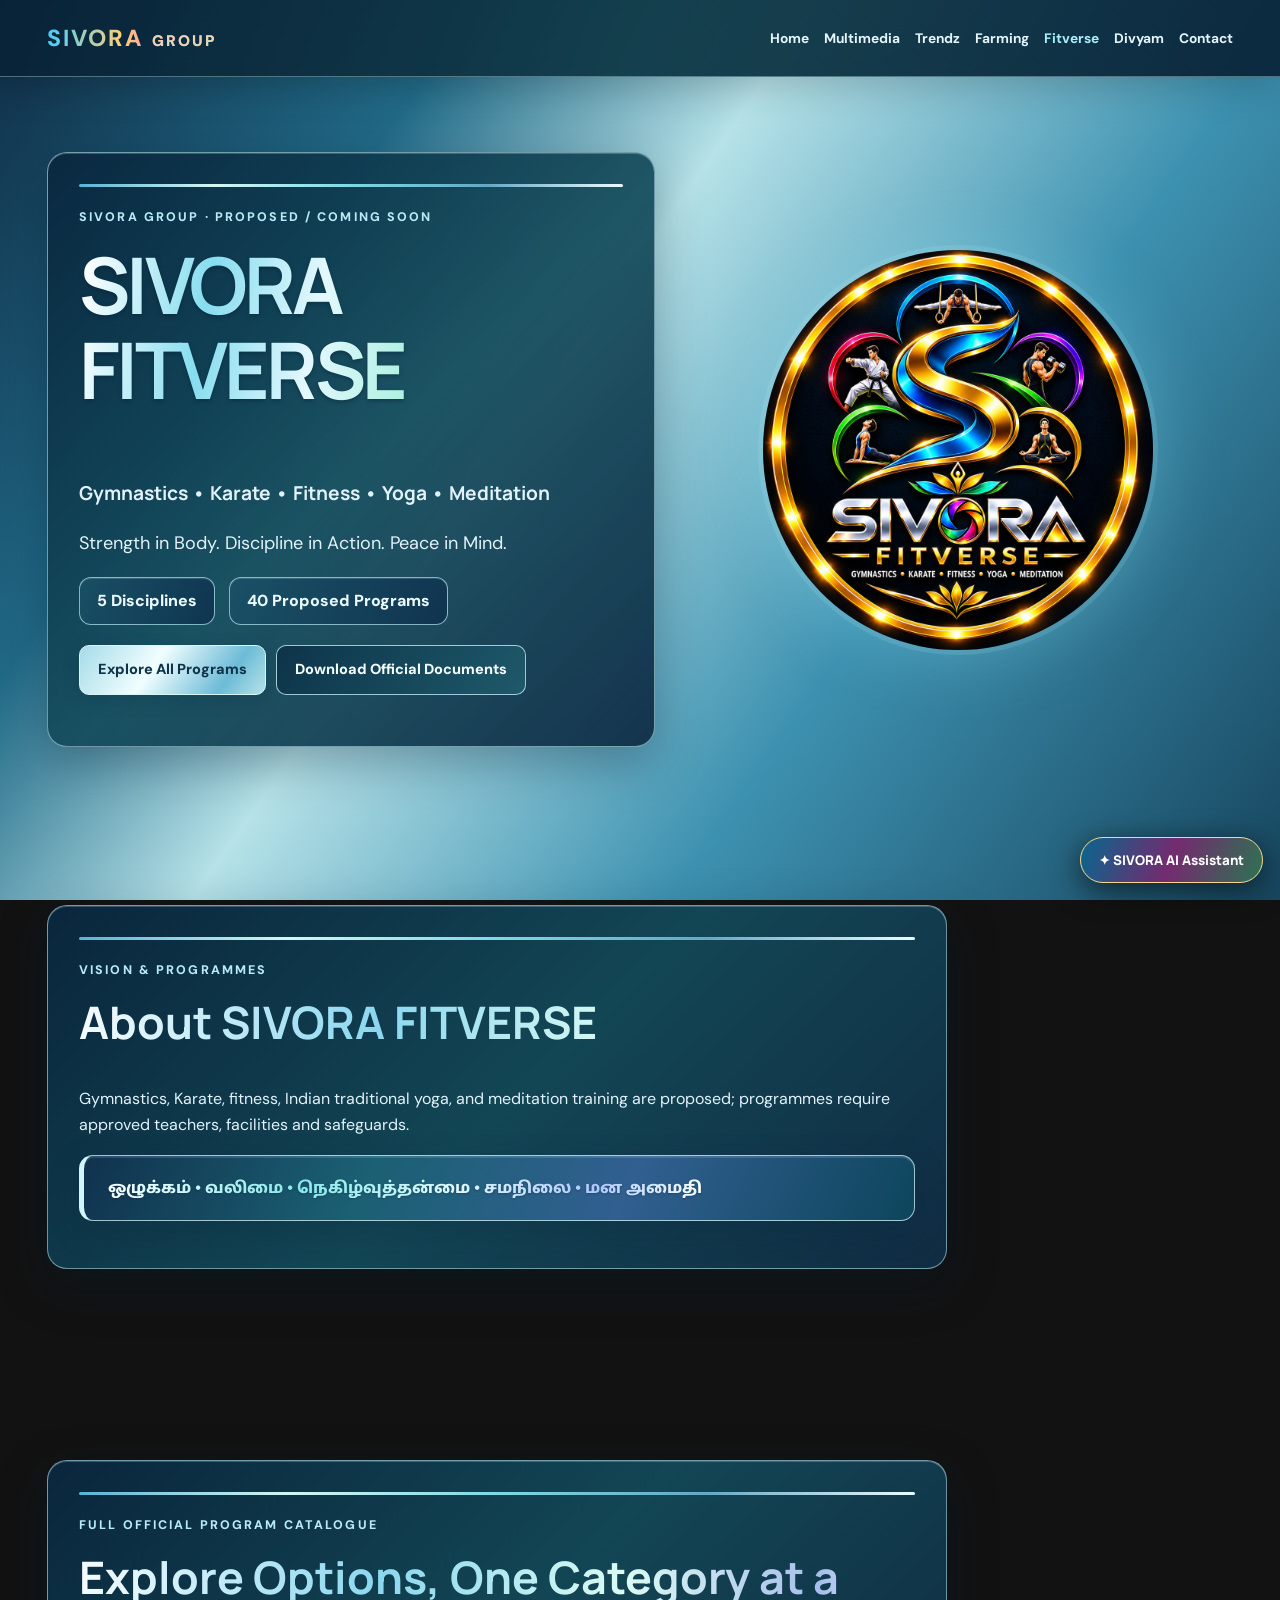
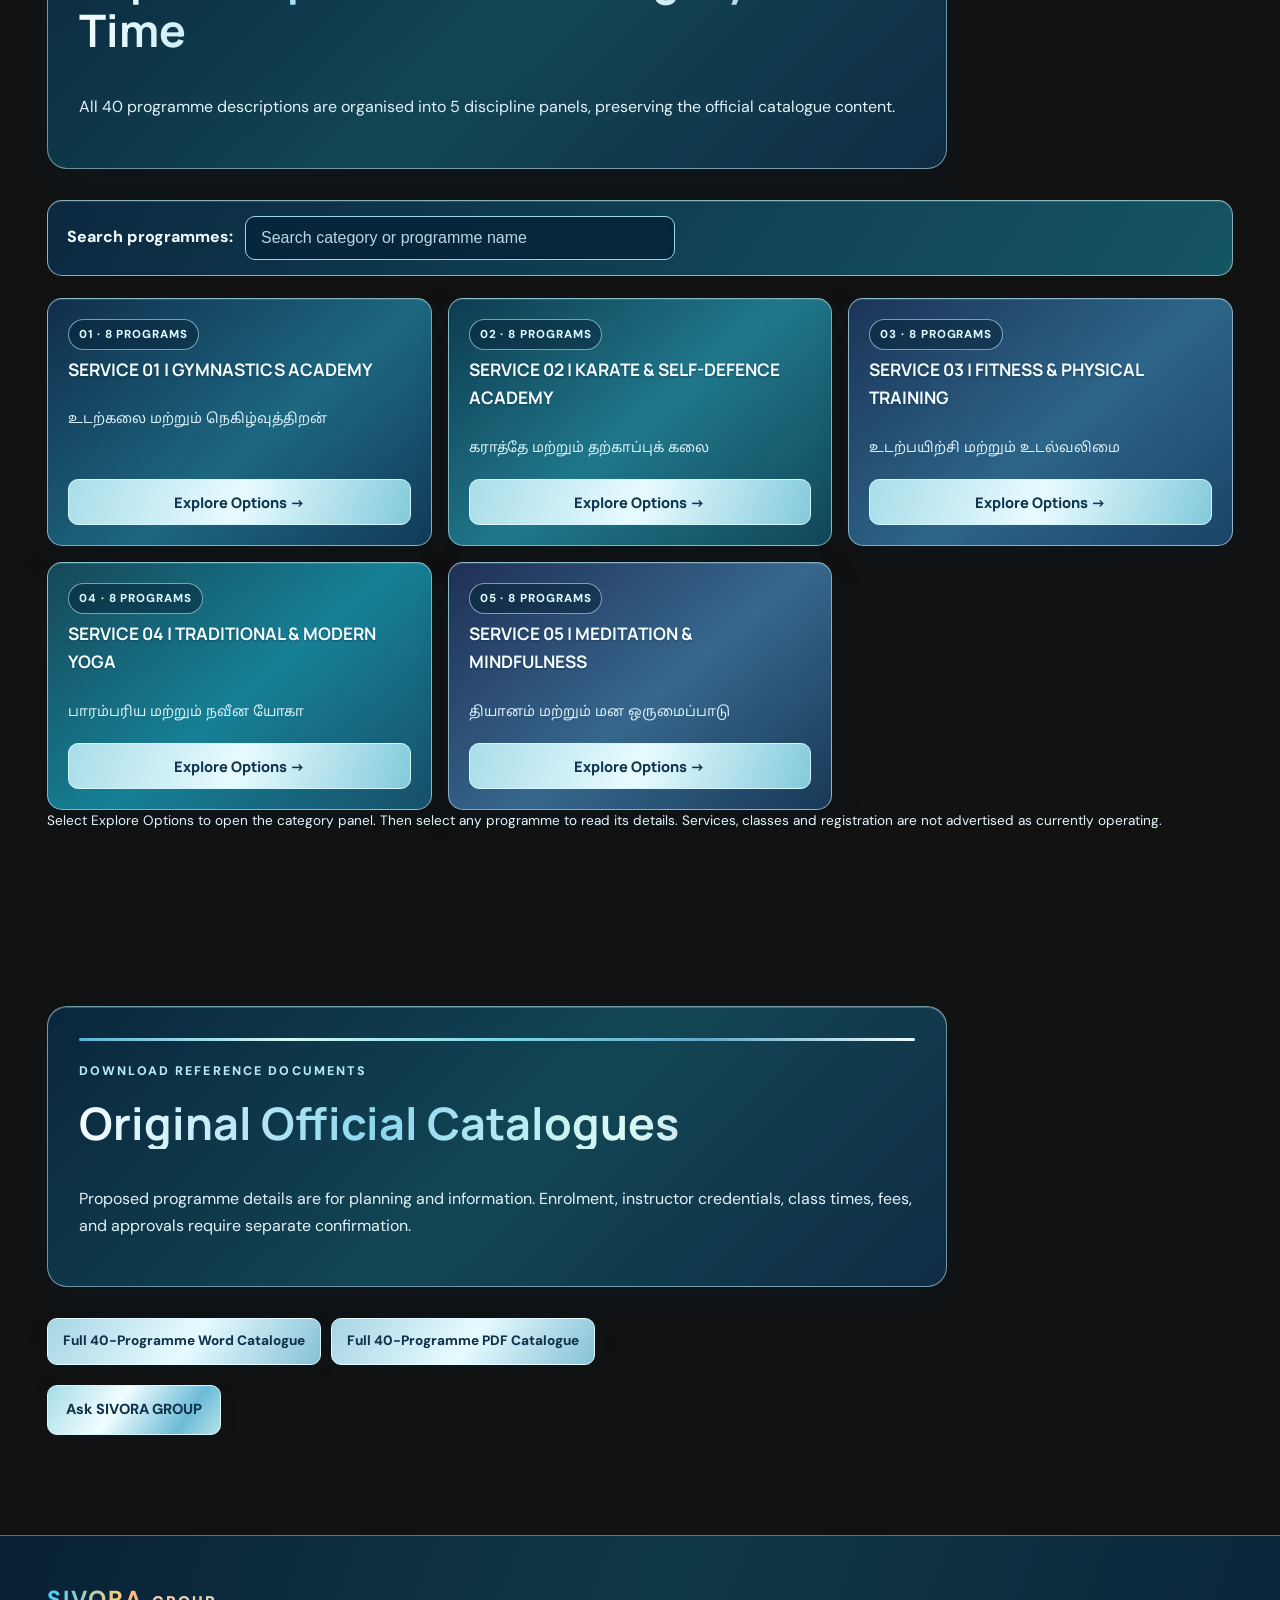
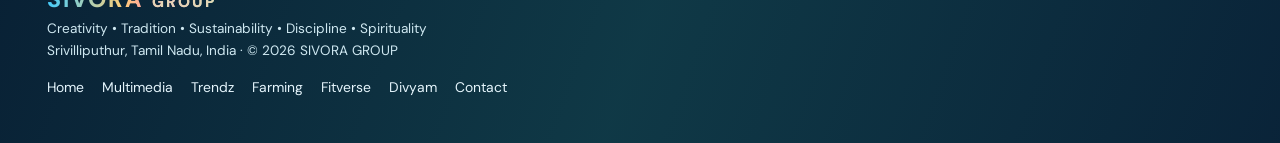
<file: fitverse.html>
<!doctype html><html lang="en"><head><meta charset="utf-8"><meta name="viewport" content="width=device-width, initial-scale=1"><meta name="theme-color" content="#080c17"><meta name="description" content="Gymnastics • Karate • Fitness • Yoga • Meditation"><title>SIVORA FITVERSE | SIVORA GROUP</title><link rel="icon" href="favicon.ico" sizes="any"><link rel="stylesheet" href="sivora-five.css"><link rel="stylesheet" href="sivora-ai-assistant.css"><style id="fitverse-metallic-seaweed-blue-theme">
/* SIVORA FITVERSE theme — strictly limited to this page. Business text,
   programme content, navigation destinations, animation code and shared CSS
   are intentionally unchanged. */
body.fitverse-seaweed-blue {
  --fv-navy:#102D46; --fv-seaweed:#216A87; --fv-silver:#B6E2E8;
  --fv-teal:#3D91B0; --fv-deep:#17465F; --fv-ivory:#F5FCFF;
  --fv-soft:#DAEDF5; --fv-gleam:#9BE6F0;
  background:linear-gradient(125deg,#102D46 0%,#216A87 25%,#B6E2E8 43%,#3D91B0 68%,#17465F 100%);
  background-attachment:fixed;
  color:var(--fv-ivory);
}
body.fitverse-seaweed-blue .hero,
body.fitverse-seaweed-blue .section,
body.fitverse-seaweed-blue .section.alt {
  background:transparent;
}
body.fitverse-seaweed-blue .main-nav,
body.fitverse-seaweed-blue .footer {
  background:linear-gradient(110deg,rgba(9,34,55,.96),rgba(16,59,73,.96),rgba(10,37,59,.96));
  border-color:rgba(182,226,232,.40);
  color:#F3FBFF;
  backdrop-filter:blur(18px);
}
body.fitverse-seaweed-blue .main-nav .nav-links a,
body.fitverse-seaweed-blue .footer-links a {color:#E5F5FC;}
body.fitverse-seaweed-blue .main-nav .nav-links a[aria-current="page"] {color:#A7F0FB;}
body.fitverse-seaweed-blue .main-nav .nav-links a:hover,
body.fitverse-seaweed-blue .footer-links a:hover {color:#B6E2E8;}
body.fitverse-seaweed-blue .footer p {color:#CFE8F1;}
body.fitverse-seaweed-blue .nav-toggle {
  color:#F5FCFF; border-color:rgba(182,226,232,.66); background:rgba(13,54,74,.86);
}
/* Contrast panels keep all main text readable across the reflective silver stripe. */
body.fitverse-seaweed-blue .hero-grid > div:first-child,
body.fitverse-seaweed-blue .section-header {
  background:linear-gradient(136deg,rgba(9,39,63,.94) 0%,rgba(19,75,91,.92) 52%,rgba(16,45,70,.94) 100%);
  border:1px solid rgba(182,226,232,.58);
  border-radius:20px;
  padding:clamp(19px,3vw,31px);
  box-shadow:0 16px 48px rgba(6,29,51,.34),inset 0 1px 0 rgba(246,255,255,.21);
}
body.fitverse-seaweed-blue .hero-grid > div:first-child {
  position:relative;
}
body.fitverse-seaweed-blue .hero-grid > div:first-child::before,
body.fitverse-seaweed-blue .section-header::before {
  content:"";display:block;height:3px;border-radius:30px;
  background:linear-gradient(90deg,#58B4D5,#D2F7F4,#7BD9E5,#65A8C5,#E9FCFF);
  margin-bottom:20px;
}
/* Multicoloured sea-glass lettering is applied only to prominent headings. */
body.fitverse-seaweed-blue h1.gradient {
  color:#DDF9FF;
  background:linear-gradient(100deg,#F5FDFF 3%,#86DDEF 24%,#E4F8FE 44%,#9CEED8 67%,#B6D5FF 83%,#F1FCFF 99%);
  background-clip:text;-webkit-background-clip:text;
  -webkit-text-fill-color:transparent;
  filter:drop-shadow(0 2px 2px rgba(0,29,49,.42));
}
body.fitverse-seaweed-blue .section-header h2 {
  color:#EAFDFF;
  background:linear-gradient(93deg,#F5FCFF,#8BD7EF 36%,#DBFBF3 65%,#A7BDEB 88%,#F3FDFF);
  background-clip:text;-webkit-background-clip:text;
  -webkit-text-fill-color:transparent;
}
body.fitverse-seaweed-blue .hero h3,
body.fitverse-seaweed-blue .section-header p,
body.fitverse-seaweed-blue .hero-text {color:#E2F2FA;}
body.fitverse-seaweed-blue .eyebrow {color:#B9EBF6;}
body.fitverse-seaweed-blue .stat {
  background:linear-gradient(110deg,rgba(26,81,102,.86),rgba(15,50,79,.9));
  border-color:rgba(188,239,247,.68);color:#EBFAFE;
  box-shadow:inset 0 1px rgba(255,255,255,.16);
}
body.fitverse-seaweed-blue .lead-image {
  box-shadow:0 0 0 5px rgba(194,240,245,.13),0 0 72px rgba(145,236,252,.30);
}
body.fitverse-seaweed-blue .btn:not(.secondary) {
  background:linear-gradient(125deg,#A6DCE8 0%,#F1FEFF 40%,#6CBBD7 78%,#B6E2E8 100%);
  border-color:#D8F5F7;color:#10334A;
  box-shadow:0 5px 18px rgba(2,31,53,.17);
}
body.fitverse-seaweed-blue .btn:not(.secondary):hover {
  background:linear-gradient(125deg,#E8FFFF,#91E7EF,#D6F5FF);
  color:#0B2C42;
}
body.fitverse-seaweed-blue .btn.secondary {
  background:linear-gradient(125deg,rgba(12,49,72,.92),rgba(31,93,109,.88));
  border-color:rgba(197,239,249,.79); color:#F3FDFF;
}
body.fitverse-seaweed-blue .btn.secondary:hover {
  background:linear-gradient(125deg,#B5E4E8,#EAFBFF);color:#12364D;
}
body.fitverse-seaweed-blue .callout-box {
  position:relative;
  border:1px solid rgba(208,244,252,.75);
  border-left:5px solid #D3F6FC;
  border-radius:14px;
  padding:19px 24px;
  background:linear-gradient(115deg,#10324E 0%,#1B6073 34%,#315F90 65%,#0D455C 100%);
  box-shadow:inset 0 2px rgba(255,255,255,.13),0 10px 30px rgba(11,38,60,.27);
  color:#EAFBFF;
  font-weight:800;
}
body.fitverse-seaweed-blue .callout-box .fitverse-motto-ink {
  color:#F6FFFF;
  background:linear-gradient(95deg,#F9FFFF,#87E8EB 32%,#DEF9FE 58%,#AFC8FC 82%,#F7FFFD);
  background-clip:text;-webkit-background-clip:text;-webkit-text-fill-color:transparent;
  filter:drop-shadow(0 1px 1px rgba(5,33,55,.34));
}
/* Each of the five academy cards has its own metallic ocean-blue interior. */
body.fitverse-seaweed-blue .program-card {
  border:1px solid rgba(192,238,246,.64);
  background:linear-gradient(140deg,#102E4C,#1D6780 56%,#123A59);
  box-shadow:0 12px 31px rgba(6,30,51,.22),inset 0 1px rgba(255,255,255,.12);
}
body.fitverse-seaweed-blue .program-card:nth-child(5n+2) {
  background:linear-gradient(140deg,#0E3B50,#20778A 50%,#114759);
}
body.fitverse-seaweed-blue .program-card:nth-child(5n+3) {
  background:linear-gradient(140deg,#1B3458,#2D6588 54%,#1B4368);
}
body.fitverse-seaweed-blue .program-card:nth-child(5n+4) {
  background:linear-gradient(140deg,#164858,#168096 52%,#174F69);
}
body.fitverse-seaweed-blue .program-card:nth-child(5n+5) {
  background:linear-gradient(140deg,#202F56,#37678D 54%,#183956);
}
body.fitverse-seaweed-blue .program-card h3 {color:#F4FDFF;text-shadow:0 1px 2px rgba(9,36,59,.46);}
body.fitverse-seaweed-blue .program-card p {color:#D8F0FA;}
body.fitverse-seaweed-blue .program-card .tag {
  align-self:flex-start;color:#DDFBFF;
  border:1px solid rgba(185,236,248,.6);
  background:rgba(7,36,57,.52);
  border-radius:30px;padding:5px 10px;
}
body.fitverse-seaweed-blue .program-card button.btn.secondary {
  background:linear-gradient(110deg,#A9DDE9,#E8FBFF 50%,#82CADB);
  border-color:#D6F6FF;color:#12354F;
}
body.fitverse-seaweed-blue .program-card button.btn.secondary:hover {
  background:linear-gradient(110deg,#F4FFFF,#A1E0E8);color:#0D354A;
}
body.fitverse-seaweed-blue .program-card.active {
  border-color:#EDFFFF;box-shadow:0 0 0 2px rgba(185,243,248,.30),0 15px 35px rgba(4,35,58,.32);
}
body.fitverse-seaweed-blue .program-panel {
  background:linear-gradient(130deg,#0F2F4C,#195F75 53%,#122E50);
  border:1px solid rgba(179,230,245,.78);
  box-shadow:0 16px 38px rgba(4,35,58,.30),inset 0 2px rgba(255,255,255,.10);
  color:#F2FAFF;
}
body.fitverse-seaweed-blue .program-panel:nth-child(even) {
  background:linear-gradient(130deg,#153958,#17647A 52%,#204D70);
}
body.fitverse-seaweed-blue .program-panel h3 {color:#F4FEFF;}
body.fitverse-seaweed-blue .program-panel p {color:#D8EDF7;}
body.fitverse-seaweed-blue .program-panel .eyebrow {color:#9FEAF6;}
body.fitverse-seaweed-blue .program-item {
  background:linear-gradient(140deg,rgba(8,34,57,.95),rgba(17,66,85,.94));
  border:1px solid rgba(161,224,236,.42);
  box-shadow:inset 0 1px rgba(255,255,255,.06);
}
body.fitverse-seaweed-blue .program-item:nth-child(even) {
  background:linear-gradient(140deg,rgba(16,48,76,.95),rgba(20,75,91,.92));
}
body.fitverse-seaweed-blue .program-item[open] {
  border-color:#A1E8F6;box-shadow:0 0 0 1px rgba(183,234,245,.30);
}
body.fitverse-seaweed-blue .program-item summary {color:#E9FBFF;}
body.fitverse-seaweed-blue .program-item summary::after {color:#A9EFF8;}
body.fitverse-seaweed-blue .program-item p {color:#D4EAF5;}
body.fitverse-seaweed-blue .search-line {
  display:flex;align-items:center;gap:12px;
  background:linear-gradient(125deg,rgba(11,43,68,.92),rgba(22,91,106,.92));
  border:1px solid rgba(182,226,232,.72);
  border-radius:15px;padding:15px 19px;
  box-shadow:inset 0 1px rgba(255,255,255,.12);
}
body.fitverse-seaweed-blue .search-line label {color:#F0FCFF;font-weight:800;}
body.fitverse-seaweed-blue .search-line input {
  color:#F1FCFF;background:rgba(6,37,58,.90);
  border:1px solid #96D9E6;
  box-shadow:inset 0 1px 6px rgba(0,18,40,.15);
}
body.fitverse-seaweed-blue .search-line input::placeholder {color:#B9D7E3;opacity:1;}
body.fitverse-seaweed-blue .download-links a {
  background:linear-gradient(125deg,#A7D5E4,#E7FBFF 52%,#85C1D6);
  color:#10324D;border-color:#E0FAFF;
  box-shadow:0 6px 19px rgba(4,38,57,.16);font-weight:800;
}
body.fitverse-seaweed-blue .download-links a:hover {
  background:#123B5A;color:#F2FDFF;border-color:#C9F4FF;
}
body.fitverse-seaweed-blue .small.muted {color:#E4F7FF;}
body.fitverse-seaweed-blue :is(a,button,input):focus-visible {
  outline:3px solid #E3FAFF;outline-offset:3px;
}
@media(max-width:680px) {
  body.fitverse-seaweed-blue {background-attachment:scroll;}
  body.fitverse-seaweed-blue .nav-links.open {
    background:linear-gradient(135deg,#0C2C47,#13566C);border-color:#B6E2E8;
  }
  body.fitverse-seaweed-blue .hero-grid > div:first-child,
  body.fitverse-seaweed-blue .section-header {padding:19px;border-radius:16px;}
  body.fitverse-seaweed-blue .program-item summary::after {white-space:normal;}
}
</style></head><body class="fitverse-seaweed-blue"><header class="main-nav"><div class="container nav-inner"><a class="brand" href="index.html" aria-label="SIVORA GROUP Home">SIVORA <span>GROUP</span></a><button class="nav-toggle" type="button" aria-expanded="false" aria-controls="site-links">☰ Menu</button><nav class="nav-links" id="site-links" aria-label="Main navigation"><a href="index.html">Home</a><a href="multimedia.html">Multimedia</a><a href="trendz.html">Trendz</a><a href="farming.html">Farming</a><a href="fitverse.html" aria-current="page">Fitverse</a><a href="divyam.html">Divyam</a><a href="contact.html">Contact</a></nav></div></header><main><section class="hero"><div class="container hero-grid"><div><div class="eyebrow">SIVORA GROUP · Proposed / Coming Soon</div><h1 class="gradient">SIVORA FITVERSE</h1><h3>Gymnastics • Karate • Fitness • Yoga • Meditation</h3><p class="hero-text">Strength in Body. Discipline in Action. Peace in Mind.</p><div class="stat-row"><span class="stat">5 Disciplines</span><span class="stat">40 Proposed Programs</span></div><div class="buttons"><a class="btn" href="#programs">Explore All Programs</a><a class="btn secondary" href="#official-documents">Download Official Documents</a></div></div><div><img class="lead-image" src="assets/fitverse.png" alt="Official SIVORA FITVERSE logo" width="400" height="400"></div></div></section><section class="section"><div class="container"><div class="section-header"><div class="eyebrow">Vision & Programmes</div><h2>About SIVORA FITVERSE</h2><p>Gymnastics, Karate, fitness, Indian traditional yoga, and meditation training are proposed; programmes require approved teachers, facilities and safeguards.</p><p class="callout-box" lang="ta"><span class="fitverse-motto-ink">ஒழுக்கம் • வலிமை • நெகிழ்வுத்தன்மை • சமநிலை • மன அமைதி</span></p></div></div></section><section class="section alt" id="programs"><div class="container"><div class="section-header"><div class="eyebrow">Full Official Program Catalogue</div><h2>Explore Options, One Category at a Time</h2><p>All 40 programme descriptions are organised into 5 discipline panels, preserving the official catalogue content.</p></div><div class="search-line"><label for="program-search">Search programmes:</label><input id="program-search" type="search" autocomplete="off" placeholder="Search category or programme name"></div><div id="language-en"><div class="program-grid"><article class="program-card" data-category="service 01  |  gymnastics academy"><span class="tag">01 · 8 PROGRAMS</span><h3>SERVICE 01  |  GYMNASTICS ACADEMY</h3><p>உடற்கலை மற்றும் நெகிழ்வுத்திறன்</p><button type="button" class="btn secondary explore-btn" data-panel="en-wing-01" aria-expanded="false" aria-controls="en-wing-01">Explore Options →</button></article><article class="program-card" data-category="service 02  |  karate &amp; self-defence academy"><span class="tag">02 · 8 PROGRAMS</span><h3>SERVICE 02  |  KARATE &amp; SELF-DEFENCE ACADEMY</h3><p>கராத்தே மற்றும் தற்காப்புக் கலை</p><button type="button" class="btn secondary explore-btn" data-panel="en-wing-02" aria-expanded="false" aria-controls="en-wing-02">Explore Options →</button></article><article class="program-card" data-category="service 03  |  fitness &amp; physical training"><span class="tag">03 · 8 PROGRAMS</span><h3>SERVICE 03  |  FITNESS &amp; PHYSICAL TRAINING</h3><p>உடற்பயிற்சி மற்றும் உடல்வலிமை</p><button type="button" class="btn secondary explore-btn" data-panel="en-wing-03" aria-expanded="false" aria-controls="en-wing-03">Explore Options →</button></article><article class="program-card" data-category="service 04  |  traditional &amp; modern yoga"><span class="tag">04 · 8 PROGRAMS</span><h3>SERVICE 04  |  TRADITIONAL &amp; MODERN YOGA</h3><p>பாரம்பரிய மற்றும் நவீன யோகா</p><button type="button" class="btn secondary explore-btn" data-panel="en-wing-04" aria-expanded="false" aria-controls="en-wing-04">Explore Options →</button></article><article class="program-card" data-category="service 05  |  meditation &amp; mindfulness"><span class="tag">05 · 8 PROGRAMS</span><h3>SERVICE 05  |  MEDITATION &amp; MINDFULNESS</h3><p>தியானம் மற்றும் மன ஒருமைப்பாடு</p><button type="button" class="btn secondary explore-btn" data-panel="en-wing-05" aria-expanded="false" aria-controls="en-wing-05">Explore Options →</button></article></div><div class="program-panels"><section class="program-panel" id="en-wing-01" hidden tabindex="-1"><div class="eyebrow">01 · 8 proposed programs</div><h3>SERVICE 01  |  GYMNASTICS ACADEMY</h3><p>உடற்கலை மற்றும் நெகிழ்வுத்திறன்</p><p>Flexibility • Balance • Strength • Excellence</p><p>Explore an individual programme below to read its source-derived explanations and learner outcomes.</p><div class="program-list"><details class="program-item"><summary>01.01  FITVERSE Little Gym Stars – Kids Foundation</summary><div><p>Program status: Proposed • Division: GYMNASTICS ACADEMY • Primary audience: 4–7, developmental readiness</p><p>Program concept &amp; learner outcome</p><p>FITVERSE Little Gym Stars – Kids Foundation is designed as a structured training pathway within SIVORA FITVERSE. The core learning objective is play-centred movement competence, listening and body awareness. Instruction should value consistent progress, learner confidence and accurate technique over rapid results.</p><p>Exercise and activity catalogue</p><p>1. Animal walks.</p><p>2. crawling and rolling patterns.</p><p>3. balancing on floor lines.</p><p>4. soft-mat jumps.</p><p>5. low obstacles.</p><p>6. catching and throwing games.</p><p>7. coordination circuits.</p><p>Three-stage instructional progression</p><p>Foundation: learning safe movement vocabulary and baseline skills.</p><p>Development: more repetition, stability and progression appropriate to the learner.</p><p>Progression: personalized challenges with review; no mandatory advanced pathway.</p><p>Illustrative class/session flow</p><p>Equipment and operating requirements</p><p>Small cones, soft mats, low beams, foam obstacles. Verify condition, cleanliness, correct installation and suitability before each session. Participant counts must match usable space, competence and supervision.</p></div></details><details class="program-item"><summary>01.02  FITVERSE Floor Gymnastics &amp; Tumbling</summary><div><p>Program status: Proposed • Division: GYMNASTICS ACADEMY • Primary audience: Children, adolescents and adults by ability</p><p>Program concept &amp; learner outcome</p><p>FITVERSE Floor Gymnastics &amp; Tumbling is designed as a structured training pathway within SIVORA FITVERSE. The core learning objective is spatial awareness, controlled rotation, upper-body support and safe landings. Instruction should value consistent progress, learner confidence and accurate technique over rapid results.</p><p>Exercise and activity catalogue</p><p>1. Forward and backward roll progressions.</p><p>2. cartwheels.</p><p>3. supported handstands.</p><p>4. bridges.</p><p>5. round-offs only after prerequisites.</p><p>6. landing mechanics.</p><p>Three-stage instructional progression</p><p>Foundation: learning safe movement vocabulary and baseline skills.</p><p>Development: more repetition, stability and progression appropriate to the learner.</p><p>Progression: personalized challenges with review; no mandatory advanced pathway.</p><p>Illustrative class/session flow</p><p>Equipment and operating requirements</p><p>Approved floor mats, wedges, spotting aids, wall stations. Verify condition, cleanliness, correct installation and suitability before each session. Participant counts must match usable space, competence and supervision.</p><p>Safety, instructor responsibilities and access</p></div></details><details class="program-item"><summary>01.03  FITVERSE Artistic Gymnastics</summary><div><p>Program status: Proposed • Division: GYMNASTICS ACADEMY • Primary audience: Developmental and competitive pathways</p><p>Program concept &amp; learner outcome</p><p>FITVERSE Artistic Gymnastics is designed as a structured training pathway within SIVORA FITVERSE. The core learning objective is apparatus proficiency, technical control and discipline-specific conditioning. Instruction should value consistent progress, learner confidence and accurate technique over rapid results.</p><p>Exercise and activity catalogue</p><p>1. Floor choreography.</p><p>2. vault approaches and landings.</p><p>3. beam balance.</p><p>4. uneven-bar foundations.</p><p>5. parallel bars.</p><p>6. rings.</p><p>7. pommel-horse and high-bar basics where equipment exists.</p><p>Three-stage instructional progression</p><p>Introductory: prerequisites, orientation and basic movement accuracy.</p><p>Developing: more complex linked sequences with increasing control.</p><p>Specialist: coached technique/assessment only after demonstrating readiness.</p><p>Illustrative class/session flow</p><p>Equipment and operating requirements</p><p>Certified apparatus, crash mats, landing zones, grips where appropriate. Verify condition, cleanliness, correct installation and suitability before each session. Participant counts must match usable space, competence and supervision.</p></div></details><details class="program-item"><summary>01.04  FITVERSE Rhythmic Gymnastics &amp; Movement Arts</summary><div><p>Program status: Proposed • Division: GYMNASTICS ACADEMY • Primary audience: Developmental groups, selected advanced learners</p><p>Program concept &amp; learner outcome</p><p>FITVERSE Rhythmic Gymnastics &amp; Movement Arts is designed as a structured training pathway within SIVORA FITVERSE. The core learning objective is rhythm, posture, hand-eye coordination and expressive movement. Instruction should value consistent progress, learner confidence and accurate technique over rapid results.</p><p>Exercise and activity catalogue</p><p>1. Ribbon circles and spirals.</p><p>2. hoop rolling.</p><p>3. ball toss and catch.</p><p>4. rope coordination.</p><p>5. clubs only when competent.</p><p>6. musical movement sequences.</p><p>Three-stage instructional progression</p><p>Foundation: learning safe movement vocabulary and baseline skills.</p><p>Development: more repetition, stability and progression appropriate to the learner.</p><p>Progression: personalized challenges with review; no mandatory advanced pathway.</p><p>Illustrative class/session flow</p><p>Equipment and operating requirements</p><p>Ribbons, hoops, balls, ropes, safe practice floor. Verify condition, cleanliness, correct installation and suitability before each session. Participant counts must match usable space, competence and supervision.</p><p>Safety, instructor responsibilities and access</p></div></details><details class="program-item"><summary>01.05  FITVERSE Acrobatic &amp; Partner Gymnastics</summary><div><p>Program status: Proposed • Division: GYMNASTICS ACADEMY • Primary audience: Intermediate or advanced participants after assessment</p><p>Program concept &amp; learner outcome</p><p>FITVERSE Acrobatic &amp; Partner Gymnastics is designed as a structured training pathway within SIVORA FITVERSE. The core learning objective is partner communication, alignment, trust and controlled force. Instruction should value consistent progress, learner confidence and accurate technique over rapid results.</p><p>Exercise and activity catalogue</p><p>1. Individual balances.</p><p>2. mirrored pairs.</p><p>3. partner counterbalance.</p><p>4. assisted transitions.</p><p>5. synchronized routines.</p><p>6. supervised basic group formations.</p><p>Three-stage instructional progression</p><p>Foundation: learning safe movement vocabulary and baseline skills.</p><p>Development: more repetition, stability and progression appropriate to the learner.</p><p>Progression: personalized challenges with review; no mandatory advanced pathway.</p><p>Illustrative class/session flow</p><p>Equipment and operating requirements</p><p>Thick mats, spotting supports, suitable training space. Verify condition, cleanliness, correct installation and suitability before each session. Participant counts must match usable space, competence and supervision.</p><p>Safety, instructor responsibilities and access</p></div></details><details class="program-item"><summary>01.06  FITVERSE Aerobic Gymnastics &amp; Conditioning</summary><div><p>Program status: Proposed • Division: GYMNASTICS ACADEMY • Primary audience: Children, teens and adults, modified to fitness</p><p>Program concept &amp; learner outcome</p><p>FITVERSE Aerobic Gymnastics &amp; Conditioning is designed as a structured training pathway within SIVORA FITVERSE. The core learning objective is cardiovascular tolerance, rhythm, coordination and movement endurance. Instruction should value consistent progress, learner confidence and accurate technique over rapid results.</p><p>Exercise and activity catalogue</p><p>1. March-and-step patterns.</p><p>2. rhythm circuits.</p><p>3. low-impact jumps.</p><p>4. arm patterns.</p><p>5. balance combinations.</p><p>6. group aerobic choreography.</p><p>Three-stage instructional progression</p><p>Foundation: learning safe movement vocabulary and baseline skills.</p><p>Development: more repetition, stability and progression appropriate to the learner.</p><p>Progression: personalized challenges with review; no mandatory advanced pathway.</p><p>Illustrative class/session flow</p><p>Equipment and operating requirements</p><p>Non-slip floor, timer, music playback, markers. Verify condition, cleanliness, correct installation and suitability before each session. Participant counts must match usable space, competence and supervision.</p><p>Safety, instructor responsibilities and access</p></div></details><details class="program-item"><summary>01.07  FITVERSE Trampoline, Balance &amp; Aerial Awareness</summary><div><p>Program status: Proposed • Division: GYMNASTICS ACADEMY • Primary audience: Specialist service, enrollment after prerequisite review</p><p>Program concept &amp; learner outcome</p><p>FITVERSE Trampoline, Balance &amp; Aerial Awareness is designed as a structured training pathway within SIVORA FITVERSE. The core learning objective is air awareness, timing, controlled rebound and landing confidence. Instruction should value consistent progress, learner confidence and accurate technique over rapid results.</p><p>Exercise and activity catalogue</p><p>1. Static shapes and landing drills.</p><p>2. controlled low rebound.</p><p>3. body orientation.</p><p>4. timing.</p><p>5. trampoline basics.</p><p>6. progressive aerial awareness only when ready.</p><p>Three-stage instructional progression</p><p>Introductory: prerequisites, orientation and basic movement accuracy.</p><p>Developing: more complex linked sequences with increasing control.</p><p>Specialist: coached technique/assessment only after demonstrating readiness.</p><p>Illustrative class/session flow</p><p>Equipment and operating requirements</p><p>Professionally installed trampoline and surrounds, inspected pads and specialist safety equipment. Verify condition, cleanliness, correct installation and suitability before each session. Participant counts must match usable space, competence and supervision.</p><p>Safety, instructor responsibilities and access</p></div></details><details class="program-item"><summary>01.08  FITVERSE Elite Gymnastics &amp; Competition Academy</summary><div><p>Program status: Proposed • Division: GYMNASTICS ACADEMY • Primary audience: Assessed athletes in a supported competitive pathway</p><p>Program concept &amp; learner outcome</p><p>FITVERSE Elite Gymnastics &amp; Competition Academy is designed as a structured training pathway within SIVORA FITVERSE. The core learning objective is long-term athlete development and competition readiness. Instruction should value consistent progress, learner confidence and accurate technique over rapid results.</p><p>Exercise and activity catalogue</p><p>1. Technical skill plans.</p><p>2. apparatus routines.</p><p>3. strength blocks.</p><p>4. flexibility monitoring.</p><p>5. simulated competitions.</p><p>6. performance video review.</p><p>7. recovery planning.</p><p>Three-stage instructional progression</p><p>Introductory: prerequisites, orientation and basic movement accuracy.</p><p>Developing: more complex linked sequences with increasing control.</p><p>Specialist: coached technique/assessment only after demonstrating readiness.</p><p>Illustrative class/session flow</p><p>Equipment and operating requirements</p><p>Competition-standard apparatus, training logs, floor and landing mats. Verify condition, cleanliness, correct installation and suitability before each session. Participant counts must match usable space, competence and supervision.</p></div></details></div><div class="buttons"><button type="button" class="btn secondary close-panel">Close this category</button><a class="btn" href="#official-documents">Download Full Catalogue</a></div></section><section class="program-panel" id="en-wing-02" hidden tabindex="-1"><div class="eyebrow">02 · 8 proposed programs</div><h3>SERVICE 02  |  KARATE &amp; SELF-DEFENCE ACADEMY</h3><p>கராத்தே மற்றும் தற்காப்புக் கலை</p><p>Discipline • Respect • Courage • Confidence</p><p>Explore an individual programme below to read its source-derived explanations and learner outcomes.</p><div class="program-list"><details class="program-item"><summary>02.01  FITVERSE Little Karate Warriors</summary><div><p>Program status: Proposed • Division: KARATE &amp; SELF-DEFENCE ACADEMY • Primary audience: 5–8, developmentally appropriate</p><p>Program concept &amp; learner outcome</p><p>FITVERSE Little Karate Warriors is designed as a structured training pathway within SIVORA FITVERSE. The core learning objective is following instructions, controlled movement, respect and confidence. Instruction should value consistent progress, learner confidence and accurate technique over rapid results.</p><p>Exercise and activity catalogue</p><p>1. Dojo etiquette.</p><p>2. bowing protocol where appropriate.</p><p>3. simple stances.</p><p>4. balance games.</p><p>5. straight punches to pads.</p><p>6. controlled blocks.</p><p>7. coordination.</p><p>Three-stage instructional progression</p><p>Foundation: learning safe movement vocabulary and baseline skills.</p><p>Development: more repetition, stability and progression appropriate to the learner.</p><p>Progression: personalized challenges with review; no mandatory advanced pathway.</p><p>Illustrative class/session flow</p><p>Equipment and operating requirements</p><p>Foam pads, markers, safe flooring, appropriately sized uniforms. Verify condition, cleanliness, correct installation and suitability before each session. Participant counts must match usable space, competence and supervision.</p></div></details><details class="program-item"><summary>02.02  FITVERSE Karate Kihon – Fundamental Techniques</summary><div><p>Program status: Proposed • Division: KARATE &amp; SELF-DEFENCE ACADEMY • Primary audience: Beginner to intermediate</p><p>Program concept &amp; learner outcome</p><p>FITVERSE Karate Kihon – Fundamental Techniques is designed as a structured training pathway within SIVORA FITVERSE. The core learning objective is reliable stance, alignment, technique and disciplined repetition. Instruction should value consistent progress, learner confidence and accurate technique over rapid results.</p><p>Exercise and activity catalogue</p><p>1. Zenkutsu-dachi and other syllabus stances.</p><p>2. stepping.</p><p>3. straight punches.</p><p>4. basic blocks.</p><p>5. front kicks.</p><p>6. combination drills.</p><p>7. distance control.</p><p>Three-stage instructional progression</p><p>Foundation: learning safe movement vocabulary and baseline skills.</p><p>Development: more repetition, stability and progression appropriate to the learner.</p><p>Progression: personalized challenges with review; no mandatory advanced pathway.</p><p>Illustrative class/session flow</p><p>Equipment and operating requirements</p><p>Pads, cones, mirrors, flooring, uniform and belt. Verify condition, cleanliness, correct installation and suitability before each session. Participant counts must match usable space, competence and supervision.</p></div></details><details class="program-item"><summary>02.03  FITVERSE Karate Kata – Traditional Forms</summary><div><p>Program status: Proposed • Division: KARATE &amp; SELF-DEFENCE ACADEMY • Primary audience: All levels according to style syllabus</p><p>Program concept &amp; learner outcome</p><p>FITVERSE Karate Kata – Traditional Forms is designed as a structured training pathway within SIVORA FITVERSE. The core learning objective is memory, technical precision, composure and awareness of sequence. Instruction should value consistent progress, learner confidence and accurate technique over rapid results.</p><p>Exercise and activity catalogue</p><p>1. Pattern memorization.</p><p>2. turns.</p><p>3. stances.</p><p>4. cadence.</p><p>5. focus.</p><p>6. transition accuracy.</p><p>7. performance rehearsal.</p><p>Three-stage instructional progression</p><p>Introductory: prerequisites, orientation and basic movement accuracy.</p><p>Developing: more complex linked sequences with increasing control.</p><p>Specialist: coached technique/assessment only after demonstrating readiness.</p><p>Illustrative class/session flow</p><p>Equipment and operating requirements</p><p>Uncluttered mat area, mirrors, training videos with permission. Verify condition, cleanliness, correct installation and suitability before each session. Participant counts must match usable space, competence and supervision.</p></div></details><details class="program-item"><summary>02.04  FITVERSE Karate Kumite – Controlled Sparring</summary><div><p>Program status: Proposed • Division: KARATE &amp; SELF-DEFENCE ACADEMY • Primary audience: Assessed intermediate and advanced learners</p><p>Program concept &amp; learner outcome</p><p>FITVERSE Karate Kumite – Controlled Sparring is designed as a structured training pathway within SIVORA FITVERSE. The core learning objective is tactical awareness, regulated reactions and sportsmanship. Instruction should value consistent progress, learner confidence and accurate technique over rapid results.</p><p>Exercise and activity catalogue</p><p>1. Distance drills.</p><p>2. touch-control targets.</p><p>3. timing reactions.</p><p>4. footwork.</p><p>5. feints.</p><p>6. supervised partner exchanges.</p><p>7. sport-rule practice.</p><p>Three-stage instructional progression</p><p>Foundation: learning safe movement vocabulary and baseline skills.</p><p>Development: more repetition, stability and progression appropriate to the learner.</p><p>Progression: personalized challenges with review; no mandatory advanced pathway.</p><p>Illustrative class/session flow</p><p>Equipment and operating requirements</p><p>Mouthguards, approved gloves and protective gear appropriate to rules. Verify condition, cleanliness, correct installation and suitability before each session. Participant counts must match usable space, competence and supervision.</p></div></details><details class="program-item"><summary>02.05  FITVERSE Practical Self-Defence &amp; Personal Safety</summary><div><p>Program status: Proposed • Division: KARATE &amp; SELF-DEFENCE ACADEMY • Primary audience: Teens and adults, adapted by age</p><p>Program concept &amp; learner outcome</p><p>FITVERSE Practical Self-Defence &amp; Personal Safety is designed as a structured training pathway within SIVORA FITVERSE. The core learning objective is risk recognition and avoidance, self-advocacy and escape readiness. Instruction should value consistent progress, learner confidence and accurate technique over rapid results.</p><p>Exercise and activity catalogue</p><p>1. Boundary setting.</p><p>2. awareness scans.</p><p>3. exit planning.</p><p>4. verbal de-escalation.</p><p>5. safe distance.</p><p>6. escape-oriented movement.</p><p>7. supervised defensive pad drills.</p><p>Three-stage instructional progression</p><p>Foundation: learning safe movement vocabulary and baseline skills.</p><p>Development: more repetition, stability and progression appropriate to the learner.</p><p>Progression: personalized challenges with review; no mandatory advanced pathway.</p><p>Illustrative class/session flow</p><p>Equipment and operating requirements</p><p>Pads, safety mats, scenario cards, classroom space. Verify condition, cleanliness, correct installation and suitability before each session. Participant counts must match usable space, competence and supervision.</p></div></details><details class="program-item"><summary>02.06  FITVERSE Karate Fitness &amp; Martial Conditioning</summary><div><p>Program status: Proposed • Division: KARATE &amp; SELF-DEFENCE ACADEMY • Primary audience: Teens and adults with fitness modifications</p><p>Program concept &amp; learner outcome</p><p>FITVERSE Karate Fitness &amp; Martial Conditioning is designed as a structured training pathway within SIVORA FITVERSE. The core learning objective is conditioning, movement efficiency and general physical capacity. Instruction should value consistent progress, learner confidence and accurate technique over rapid results.</p><p>Exercise and activity catalogue</p><p>1. Shadow movements.</p><p>2. pad sequences.</p><p>3. ladder patterns.</p><p>4. squats.</p><p>5. lunges.</p><p>6. plank variations.</p><p>7. aerobic intervals.</p><p>8. dynamic mobility.</p><p>Three-stage instructional progression</p><p>Foundation: learning safe movement vocabulary and baseline skills.</p><p>Development: more repetition, stability and progression appropriate to the learner.</p><p>Progression: personalized challenges with review; no mandatory advanced pathway.</p><p>Illustrative class/session flow</p><p>Equipment and operating requirements</p></div></details><details class="program-item"><summary>02.07  FITVERSE Belt Progression &amp; Tournament Training</summary><div><p>Program status: Proposed • Division: KARATE &amp; SELF-DEFENCE ACADEMY • Primary audience: Graded students and assessed aspirants</p><p>Program concept &amp; learner outcome</p><p>FITVERSE Belt Progression &amp; Tournament Training is designed as a structured training pathway within SIVORA FITVERSE. The core learning objective is evidence-based advancement and sporting literacy. Instruction should value consistent progress, learner confidence and accurate technique over rapid results.</p><p>Exercise and activity catalogue</p><p>1. Syllabus revision.</p><p>2. mock grading.</p><p>3. kata scoring review.</p><p>4. sport kumite.</p><p>5. rules and referee signals.</p><p>6. competition etiquette.</p><p>Three-stage instructional progression</p><p>Introductory: prerequisites, orientation and basic movement accuracy.</p><p>Developing: more complex linked sequences with increasing control.</p><p>Specialist: coached technique/assessment only after demonstrating readiness.</p><p>Illustrative class/session flow</p><p>Equipment and operating requirements</p><p>Approved uniform, protective gear, curriculum records. Verify condition, cleanliness, correct installation and suitability before each session. Participant counts must match usable space, competence and supervision.</p><p>Safety, instructor responsibilities and access</p></div></details><details class="program-item"><summary>02.08  FITVERSE Martial Arts Heritage &amp; Leadership</summary><div><p>Program status: Proposed • Division: KARATE &amp; SELF-DEFENCE ACADEMY • Primary audience: Advanced youth/adults and cultural workshop participants</p><p>Program concept &amp; learner outcome</p><p>FITVERSE Martial Arts Heritage &amp; Leadership is designed as a structured training pathway within SIVORA FITVERSE. The core learning objective is mentorship, historical literacy and community engagement. Instruction should value consistent progress, learner confidence and accurate technique over rapid results.</p><p>Exercise and activity catalogue</p><p>1. Leadership responsibilities.</p><p>2. responsible demonstrations.</p><p>3. kata interpretation discussions.</p><p>4. local heritage seminars.</p><p>5. optional Silambam introductions with separate coach.</p><p>Three-stage instructional progression</p><p>Introductory: prerequisites, orientation and basic movement accuracy.</p><p>Developing: more complex linked sequences with increasing control.</p><p>Specialist: coached technique/assessment only after demonstrating readiness.</p><p>Illustrative class/session flow</p><p>Equipment and operating requirements</p><p>Presentation space, demonstration mats, Silambam equipment only under qualified guidance. Verify condition, cleanliness, correct installation and suitability before each session. Participant counts must match usable space, competence and supervision.</p><p>Safety, instructor responsibilities and access</p><p>Clearly distinguish Okinawan karate from Tamil Silambam; separate insurance and qualified supervision. Instructor responsibilities include checking readiness, demonstrating modifications, obtaining relevant consent, making first-aid support available and documenting incidents. Participants may ask for assistance or stop an activity without penalty.</p></div></details></div><div class="buttons"><button type="button" class="btn secondary close-panel">Close this category</button><a class="btn" href="#official-documents">Download Full Catalogue</a></div></section><section class="program-panel" id="en-wing-03" hidden tabindex="-1"><div class="eyebrow">03 · 8 proposed programs</div><h3>SERVICE 03  |  FITNESS &amp; PHYSICAL TRAINING</h3><p>உடற்பயிற்சி மற்றும் உடல்வலிமை</p><p>Train Strong • Move Better • Live Healthier</p><p>Explore an individual programme below to read its source-derived explanations and learner outcomes.</p><div class="program-list"><details class="program-item"><summary>03.01  FITVERSE Foundation Fitness</summary><div><p>Program status: Proposed • Division: FITNESS &amp; PHYSICAL TRAINING • Primary audience: New or returning participants</p><p>Program concept &amp; learner outcome</p><p>FITVERSE Foundation Fitness is designed as a structured training pathway within SIVORA FITVERSE. The core learning objective is movement literacy, confidence, basic stamina and exercise adherence. Instruction should value consistent progress, learner confidence and accurate technique over rapid results.</p><p>Exercise and activity catalogue</p><p>1. Walking.</p><p>2. sit-to-stand squats.</p><p>3. wall push-ups.</p><p>4. easy step-ups.</p><p>5. resistance-band rows.</p><p>6. joint mobility.</p><p>7. gentle cardio circuits.</p><p>Three-stage instructional progression</p><p>Foundation: learning safe movement vocabulary and baseline skills.</p><p>Development: more repetition, stability and progression appropriate to the learner.</p><p>Progression: personalized challenges with review; no mandatory advanced pathway.</p><p>Illustrative class/session flow</p><p>Equipment and operating requirements</p><p>Stable chairs, bands, light weights, mats. Verify condition, cleanliness, correct installation and suitability before each session. Participant counts must match usable space, competence and supervision.</p></div></details><details class="program-item"><summary>03.02  FITVERSE Strength &amp; Resistance Training</summary><div><p>Program status: Proposed • Division: FITNESS &amp; PHYSICAL TRAINING • Primary audience: Beginner to advanced, technique assessed</p><p>Program concept &amp; learner outcome</p><p>FITVERSE Strength &amp; Resistance Training is designed as a structured training pathway within SIVORA FITVERSE. The core learning objective is strength, muscle endurance and functional capacity. Instruction should value consistent progress, learner confidence and accurate technique over rapid results.</p><p>Exercise and activity catalogue</p><p>1. Squat/hinge patterns.</p><p>2. press and pull.</p><p>3. lunges.</p><p>4. dumbbell lifts.</p><p>5. barbell technique.</p><p>6. machine resistance.</p><p>7. progressive loading.</p><p>Three-stage instructional progression</p><p>Foundation: learning safe movement vocabulary and baseline skills.</p><p>Development: more repetition, stability and progression appropriate to the learner.</p><p>Progression: personalized challenges with review; no mandatory advanced pathway.</p><p>Illustrative class/session flow</p><p>Equipment and operating requirements</p><p>Dumbbells, benches, racks, machines, plates, safety collars. Verify condition, cleanliness, correct installation and suitability before each session. Participant counts must match usable space, competence and supervision.</p></div></details><details class="program-item"><summary>03.03  FITVERSE Cardio &amp; Endurance Training</summary><div><p>Program status: Proposed • Division: FITNESS &amp; PHYSICAL TRAINING • Primary audience: All levels with adaptations</p><p>Program concept &amp; learner outcome</p><p>FITVERSE Cardio &amp; Endurance Training is designed as a structured training pathway within SIVORA FITVERSE. The core learning objective is aerobic capacity, sustained activity and pacing awareness. Instruction should value consistent progress, learner confidence and accurate technique over rapid results.</p><p>Exercise and activity catalogue</p><p>1. Brisk walking.</p><p>2. stationary cycling.</p><p>3. step circuits.</p><p>4. interval walking.</p><p>5. low-impact aerobics.</p><p>6. progressive endurance blocks.</p><p>Three-stage instructional progression</p><p>Foundation: learning safe movement vocabulary and baseline skills.</p><p>Development: more repetition, stability and progression appropriate to the learner.</p><p>Progression: personalized challenges with review; no mandatory advanced pathway.</p><p>Illustrative class/session flow</p><p>Equipment and operating requirements</p><p>Treadmills, cycles, timers, heart-rate monitoring if used. Verify condition, cleanliness, correct installation and suitability before each session. Participant counts must match usable space, competence and supervision.</p><p>Safety, instructor responsibilities and access</p></div></details><details class="program-item"><summary>03.04  FITVERSE Functional Fitness &amp; Calisthenics</summary><div><p>Program status: Proposed • Division: FITNESS &amp; PHYSICAL TRAINING • Primary audience: Skill-based all-level progression</p><p>Program concept &amp; learner outcome</p><p>FITVERSE Functional Fitness &amp; Calisthenics is designed as a structured training pathway within SIVORA FITVERSE. The core learning objective is practical strength, stability and coordinated movement. Instruction should value consistent progress, learner confidence and accurate technique over rapid results.</p><p>Exercise and activity catalogue</p><p>1. Push-up and pull-up assistance.</p><p>2. carrying.</p><p>3. planks.</p><p>4. crawling.</p><p>5. supported hangs.</p><p>6. squat variants.</p><p>7. stepping.</p><p>8. balance work.</p><p>Three-stage instructional progression</p><p>Foundation: learning safe movement vocabulary and baseline skills.</p><p>Development: more repetition, stability and progression appropriate to the learner.</p><p>Progression: personalized challenges with review; no mandatory advanced pathway.</p><p>Illustrative class/session flow</p><p>Equipment and operating requirements</p></div></details><details class="program-item"><summary>03.05  FITVERSE Body Composition &amp; Lifestyle Fitness</summary><div><p>Program status: Proposed • Division: FITNESS &amp; PHYSICAL TRAINING • Primary audience: Adults seeking sustainable personal goals</p><p>Program concept &amp; learner outcome</p><p>FITVERSE Body Composition &amp; Lifestyle Fitness is designed as a structured training pathway within SIVORA FITVERSE. The core learning objective is sustainable activity habits and measurable fitness markers. Instruction should value consistent progress, learner confidence and accurate technique over rapid results.</p><p>Exercise and activity catalogue</p><p>1. Combined strength and cardio sessions.</p><p>2. step tracking.</p><p>3. progressive routines.</p><p>4. sleep/activity education.</p><p>5. non-stigmatizing progress check-ins.</p><p>Three-stage instructional progression</p><p>Foundation: learning safe movement vocabulary and baseline skills.</p><p>Development: more repetition, stability and progression appropriate to the learner.</p><p>Progression: personalized challenges with review; no mandatory advanced pathway.</p><p>Illustrative class/session flow</p><p>Equipment and operating requirements</p><p>Activity journals, weights, cardio equipment, tape measure only if appropriate. Verify condition, cleanliness, correct installation and suitability before each session. Participant counts must match usable space, competence and supervision.</p><p>Safety, instructor responsibilities and access</p><p>No crash diets, guarantees or diagnosis; refer nutrition therapy to qualified dietitians. Instructor responsibilities include checking readiness, demonstrating modifications, obtaining relevant consent, making first-aid support available and documenting incidents. Participants may ask for assistance or stop an activity without penalty.</p></div></details><details class="program-item"><summary>03.06  FITVERSE Youth Athletic Development</summary><div><p>Program status: Proposed • Division: FITNESS &amp; PHYSICAL TRAINING • Primary audience: School-age children and adolescents</p><p>Program concept &amp; learner outcome</p><p>FITVERSE Youth Athletic Development is designed as a structured training pathway within SIVORA FITVERSE. The core learning objective is general athleticism, coordination and age-appropriate training confidence. Instruction should value consistent progress, learner confidence and accurate technique over rapid results.</p><p>Exercise and activity catalogue</p><p>1. Running drills.</p><p>2. safe jumping/landing.</p><p>3. change of direction.</p><p>4. balance games.</p><p>5. low-resistance strength.</p><p>6. coordination circuits.</p><p>Three-stage instructional progression</p><p>Foundation: learning safe movement vocabulary and baseline skills.</p><p>Development: more repetition, stability and progression appropriate to the learner.</p><p>Progression: personalized challenges with review; no mandatory advanced pathway.</p><p>Illustrative class/session flow</p><p>Equipment and operating requirements</p><p>Cones, mini hurdles, bands, soft balls, mats. Verify condition, cleanliness, correct installation and suitability before each session. Participant counts must match usable space, competence and supervision.</p><p>Safety, instructor responsibilities and access</p></div></details><details class="program-item"><summary>03.07  FITVERSE Women&#x27;s Wellness &amp; Active Ageing</summary><div><p>Program status: Proposed • Division: FITNESS &amp; PHYSICAL TRAINING • Primary audience: Women and older adults, individualized</p><p>Program concept &amp; learner outcome</p><p>FITVERSE Women's Wellness &amp; Active Ageing is designed as a structured training pathway within SIVORA FITVERSE. The core learning objective is mobility, strength, independence and physical confidence. Instruction should value consistent progress, learner confidence and accurate technique over rapid results.</p><p>Exercise and activity catalogue</p><p>1. Supported strength.</p><p>2. chair exercises.</p><p>3. walking.</p><p>4. assisted balance.</p><p>5. resistance-band work.</p><p>6. hip mobility.</p><p>7. posture control.</p><p>Three-stage instructional progression</p><p>Foundation: learning safe movement vocabulary and baseline skills.</p><p>Development: more repetition, stability and progression appropriate to the learner.</p><p>Progression: personalized challenges with review; no mandatory advanced pathway.</p><p>Illustrative class/session flow</p><p>Equipment and operating requirements</p><p>Stable chairs, light weights, handrails, bands. Verify condition, cleanliness, correct installation and suitability before each session. Participant counts must match usable space, competence and supervision.</p></div></details><details class="program-item"><summary>03.08  FITVERSE Personal Training &amp; Performance Coaching</summary><div><p>Program status: Proposed • Division: FITNESS &amp; PHYSICAL TRAINING • Primary audience: Individual assessment required</p><p>Program concept &amp; learner outcome</p><p>FITVERSE Personal Training &amp; Performance Coaching is designed as a structured training pathway within SIVORA FITVERSE. The core learning objective is goal-specific progress using measurable but realistic indicators. Instruction should value consistent progress, learner confidence and accurate technique over rapid results.</p><p>Exercise and activity catalogue</p><p>1. Baseline movement screening.</p><p>2. exercise periodization.</p><p>3. strength and endurance plans.</p><p>4. technique review.</p><p>5. progress logging.</p><p>6. mobility coaching.</p><p>Three-stage instructional progression</p><p>Foundation: learning safe movement vocabulary and baseline skills.</p><p>Development: more repetition, stability and progression appropriate to the learner.</p><p>Progression: personalized challenges with review; no mandatory advanced pathway.</p><p>Illustrative class/session flow</p><p>Equipment and operating requirements</p><p>Training record sheets, suitable gym apparatus, secure data system. Verify condition, cleanliness, correct installation and suitability before each session. Participant counts must match usable space, competence and supervision.</p><p>Safety, instructor responsibilities and access</p></div></details></div><div class="buttons"><button type="button" class="btn secondary close-panel">Close this category</button><a class="btn" href="#official-documents">Download Full Catalogue</a></div></section><section class="program-panel" id="en-wing-04" hidden tabindex="-1"><div class="eyebrow">04 · 8 proposed programs</div><h3>SERVICE 04  |  TRADITIONAL &amp; MODERN YOGA</h3><p>பாரம்பரிய மற்றும் நவீன யோகா</p><p>Ancient Wisdom • Healthy Movement • Balanced Living</p><p>Explore an individual programme below to read its source-derived explanations and learner outcomes.</p><div class="program-list"><details class="program-item"><summary>04.01  FITVERSE Traditional Hatha Yoga</summary><div><p>Program status: Proposed • Division: TRADITIONAL &amp; MODERN YOGA • Primary audience: Beginners and returning yoga learners</p><p>Program concept &amp; learner outcome</p><p>FITVERSE Traditional Hatha Yoga is designed as a structured training pathway within SIVORA FITVERSE. The core learning objective is body awareness, gentle mobility, stability and relaxation. Instruction should value consistent progress, learner confidence and accurate technique over rapid results.</p><p>Exercise and activity catalogue</p><p>1. Tadasana.</p><p>2. Vajrasana when comfortable.</p><p>3. Vrikshasana.</p><p>4. Bhujangasana.</p><p>5. gentle sitting and lying poses.</p><p>6. Shavasana.</p><p>Three-stage instructional progression</p><p>Foundation: learning safe movement vocabulary and baseline skills.</p><p>Development: more repetition, stability and progression appropriate to the learner.</p><p>Progression: personalized challenges with review; no mandatory advanced pathway.</p><p>Illustrative class/session flow</p><p>Equipment and operating requirements</p><p>Non-slip mats, blocks, straps, bolsters. Verify condition, cleanliness, correct installation and suitability before each session. Participant counts must match usable space, competence and supervision.</p><p>Safety, instructor responsibilities and access</p></div></details><details class="program-item"><summary>04.02  FITVERSE Surya Namaskar &amp; Dynamic Yoga</summary><div><p>Program status: Proposed • Division: TRADITIONAL &amp; MODERN YOGA • Primary audience: Beginner/intermediate, ability adapted</p><p>Program concept &amp; learner outcome</p><p>FITVERSE Surya Namaskar &amp; Dynamic Yoga is designed as a structured training pathway within SIVORA FITVERSE. The core learning objective is movement continuity, flexibility and appropriate muscular effort. Instruction should value consistent progress, learner confidence and accurate technique over rapid results.</p><p>Exercise and activity catalogue</p><p>1. Modified Surya Namaskar cycles.</p><p>2. standing transitions.</p><p>3. plank alternatives.</p><p>4. coordination of movement and breathing.</p><p>Three-stage instructional progression</p><p>Foundation: learning safe movement vocabulary and baseline skills.</p><p>Development: more repetition, stability and progression appropriate to the learner.</p><p>Progression: personalized challenges with review; no mandatory advanced pathway.</p><p>Illustrative class/session flow</p><p>Equipment and operating requirements</p><p>Non-slip mats, blocks, wall supports. Verify condition, cleanliness, correct installation and suitability before each session. Participant counts must match usable space, competence and supervision.</p><p>Safety, instructor responsibilities and access</p><p>Choose low-impact modifications; avoid forced pace or breath-holding. Instructor responsibilities include checking readiness, demonstrating modifications, obtaining relevant consent, making first-aid support available and documenting incidents. Participants may ask for assistance or stop an activity without penalty.</p><p>Progress assessment and evidence of learning</p></div></details><details class="program-item"><summary>04.03  FITVERSE Pranayama &amp; Breath Awareness</summary><div><p>Program status: Proposed • Division: TRADITIONAL &amp; MODERN YOGA • Primary audience: Introductory and progressive practice</p><p>Program concept &amp; learner outcome</p><p>FITVERSE Pranayama &amp; Breath Awareness is designed as a structured training pathway within SIVORA FITVERSE. The core learning objective is comfortable breathing awareness, relaxation and attentive practice. Instruction should value consistent progress, learner confidence and accurate technique over rapid results.</p><p>Exercise and activity catalogue</p><p>1. Natural breath observation.</p><p>2. gentle diaphragmatic breathing.</p><p>3. Nadi Shodhana without retention.</p><p>4. Bhramari.</p><p>5. rest.</p><p>Three-stage instructional progression</p><p>Foundation: learning safe movement vocabulary and baseline skills.</p><p>Development: more repetition, stability and progression appropriate to the learner.</p><p>Progression: personalized challenges with review; no mandatory advanced pathway.</p><p>Illustrative class/session flow</p><p>Equipment and operating requirements</p><p>Comfortable chairs, mats, ventilated room. Verify condition, cleanliness, correct installation and suitability before each session. Participant counts must match usable space, competence and supervision.</p><p>Safety, instructor responsibilities and access</p><p>Avoid strong breath retention or forceful methods without specialist instruction and screening. Instructor responsibilities include checking readiness, demonstrating modifications, obtaining relevant consent, making first-aid support available and documenting incidents. Participants may ask for assistance or stop an activity without penalty.</p></div></details><details class="program-item"><summary>04.04  FITVERSE Kids &amp; Student Yoga</summary><div><p>Program status: Proposed • Division: TRADITIONAL &amp; MODERN YOGA • Primary audience: Children and teens</p><p>Program concept &amp; learner outcome</p><p>FITVERSE Kids &amp; Student Yoga is designed as a structured training pathway within SIVORA FITVERSE. The core learning objective is balance, coordination, enjoyable movement and attention skills. Instruction should value consistent progress, learner confidence and accurate technique over rapid results.</p><p>Exercise and activity catalogue</p><p>1. Tree pose.</p><p>2. cat-cow.</p><p>3. butterfly pose.</p><p>4. gentle twists.</p><p>5. movement stories.</p><p>6. short relaxation and breathing awareness.</p><p>Three-stage instructional progression</p><p>Foundation: learning safe movement vocabulary and baseline skills.</p><p>Development: more repetition, stability and progression appropriate to the learner.</p><p>Progression: personalized challenges with review; no mandatory advanced pathway.</p><p>Illustrative class/session flow</p><p>Equipment and operating requirements</p><p>Mats, playful cards, cushions. Verify condition, cleanliness, correct installation and suitability before each session. Participant counts must match usable space, competence and supervision.</p><p>Safety, instructor responsibilities and access</p></div></details><details class="program-item"><summary>04.05  FITVERSE Flexibility, Mobility &amp; Restorative Yoga</summary><div><p>Program status: Proposed • Division: TRADITIONAL &amp; MODERN YOGA • Primary audience: General adults, modifications available</p><p>Program concept &amp; learner outcome</p><p>FITVERSE Flexibility, Mobility &amp; Restorative Yoga is designed as a structured training pathway within SIVORA FITVERSE. The core learning objective is comfortable range of motion and relaxation-oriented movement. Instruction should value consistent progress, learner confidence and accurate technique over rapid results.</p><p>Exercise and activity catalogue</p><p>1. Supported forward folds.</p><p>2. gentle spinal mobility.</p><p>3. low lunge variants.</p><p>4. supported rest.</p><p>5. hip motion.</p><p>6. guided relaxation.</p><p>Three-stage instructional progression</p><p>Foundation: learning safe movement vocabulary and baseline skills.</p><p>Development: more repetition, stability and progression appropriate to the learner.</p><p>Progression: personalized challenges with review; no mandatory advanced pathway.</p><p>Illustrative class/session flow</p><p>Equipment and operating requirements</p><p>Bolsters, cushions, straps, blocks, chairs. Verify condition, cleanliness, correct installation and suitability before each session. Participant counts must match usable space, competence and supervision.</p><p>Safety, instructor responsibilities and access</p></div></details><details class="program-item"><summary>04.06  FITVERSE Power Yoga &amp; Advanced Asana</summary><div><p>Program status: Proposed • Division: TRADITIONAL &amp; MODERN YOGA • Primary audience: Experienced yogis after assessment</p><p>Program concept &amp; learner outcome</p><p>FITVERSE Power Yoga &amp; Advanced Asana is designed as a structured training pathway within SIVORA FITVERSE. The core learning objective is strength, coordination, balance and controlled posture progression. Instruction should value consistent progress, learner confidence and accurate technique over rapid results.</p><p>Exercise and activity catalogue</p><p>1. Progressive standing flows.</p><p>2. balance sequences.</p><p>3. arm-balance preparation.</p><p>4. strength-focused holds.</p><p>5. advanced asanas with regression.</p><p>Three-stage instructional progression</p><p>Foundation: learning safe movement vocabulary and baseline skills.</p><p>Development: more repetition, stability and progression appropriate to the learner.</p><p>Progression: personalized challenges with review; no mandatory advanced pathway.</p><p>Illustrative class/session flow</p><p>Equipment and operating requirements</p><p>Mats, blocks, wall support, qualified spotting when needed. Verify condition, cleanliness, correct installation and suitability before each session. Participant counts must match usable space, competence and supervision.</p><p>Safety, instructor responsibilities and access</p><p>Avoid unsupported inversion or extreme end-range postures; screen risks. Instructor responsibilities include checking readiness, demonstrating modifications, obtaining relevant consent, making first-aid support available and documenting incidents. Participants may ask for assistance or stop an activity without penalty.</p></div></details><details class="program-item"><summary>04.07  FITVERSE Women&#x27;s, Senior &amp; Adaptive Yoga</summary><div><p>Program status: Proposed • Division: TRADITIONAL &amp; MODERN YOGA • Primary audience: Participants needing adaptations</p><p>Program concept &amp; learner outcome</p><p>FITVERSE Women's, Senior &amp; Adaptive Yoga is designed as a structured training pathway within SIVORA FITVERSE. The core learning objective is inclusive movement, confidence and gentle mobility. Instruction should value consistent progress, learner confidence and accurate technique over rapid results.</p><p>Exercise and activity catalogue</p><p>1. Chair yoga.</p><p>2. supported standing.</p><p>3. gentle seated mobility.</p><p>4. wall-assisted balance.</p><p>5. easy breath awareness.</p><p>Three-stage instructional progression</p><p>Foundation: learning safe movement vocabulary and baseline skills.</p><p>Development: more repetition, stability and progression appropriate to the learner.</p><p>Progression: personalized challenges with review; no mandatory advanced pathway.</p><p>Illustrative class/session flow</p><p>Equipment and operating requirements</p><p>Chairs, blocks, straps, cushions, accessible floor. Verify condition, cleanliness, correct installation and suitability before each session. Participant counts must match usable space, competence and supervision.</p><p>Safety, instructor responsibilities and access</p><p>Qualified pregnancy/postnatal pathways only; medical/therapeutic claims excluded. Instructor responsibilities include checking readiness, demonstrating modifications, obtaining relevant consent, making first-aid support available and documenting incidents. Participants may ask for assistance or stop an activity without penalty.</p></div></details><details class="program-item"><summary>04.08  FITVERSE Siddhar-Inspired Yoga Heritage &amp; Philosophy</summary><div><p>Program status: Proposed • Division: TRADITIONAL &amp; MODERN YOGA • Primary audience: Adults interested in culture and history</p><p>Program concept &amp; learner outcome</p><p>FITVERSE Siddhar-Inspired Yoga Heritage &amp; Philosophy is designed as a structured training pathway within SIVORA FITVERSE. The core learning objective is cultural literacy, reflective learning and accessible yoga practice. Instruction should value consistent progress, learner confidence and accurate technique over rapid results.</p><p>Exercise and activity catalogue</p><p>1. Guided gentle yoga.</p><p>2. historical readings.</p><p>3. values discussions.</p><p>4. meditation introductions.</p><p>5. reflection on Tamil Siddhar traditions.</p><p>Three-stage instructional progression</p><p>Foundation: learning safe movement vocabulary and baseline skills.</p><p>Development: more repetition, stability and progression appropriate to the learner.</p><p>Progression: personalized challenges with review; no mandatory advanced pathway.</p><p>Illustrative class/session flow</p><p>Equipment and operating requirements</p><p>Mats, educational materials, quiet teaching space. Verify condition, cleanliness, correct installation and suitability before each session. Participant counts must match usable space, competence and supervision.</p><p>Safety, instructor responsibilities and access</p><p>Do not equate philosophical texts with validated medical treatments. Instructor responsibilities include checking readiness, demonstrating modifications, obtaining relevant consent, making first-aid support available and documenting incidents. Participants may ask for assistance or stop an activity without penalty.</p></div></details></div><div class="buttons"><button type="button" class="btn secondary close-panel">Close this category</button><a class="btn" href="#official-documents">Download Full Catalogue</a></div></section><section class="program-panel" id="en-wing-05" hidden tabindex="-1"><div class="eyebrow">05 · 8 proposed programs</div><h3>SERVICE 05  |  MEDITATION &amp; MINDFULNESS</h3><p>தியானம் மற்றும் மன ஒருமைப்பாடு</p><p>Calm the Mind • Deepen Awareness • Live Mindfully</p><p>Explore an individual programme below to read its source-derived explanations and learner outcomes.</p><div class="program-list"><details class="program-item"><summary>05.01  FITVERSE Beginner Guided Meditation</summary><div><p>Program status: Proposed • Division: MEDITATION &amp; MINDFULNESS • Primary audience: New participants, adaptable</p><p>Program concept &amp; learner outcome</p><p>FITVERSE Beginner Guided Meditation is designed as a structured training pathway within SIVORA FITVERSE. The core learning objective is basic familiarity, comfort and agency with meditation. Instruction should value consistent progress, learner confidence and accurate technique over rapid results.</p><p>Exercise and activity catalogue</p><p>1. Comfortable seated posture.</p><p>2. 3–5 minute breath attention.</p><p>3. sounds.</p><p>4. gentle grounding.</p><p>5. brief closing reflection.</p><p>Three-stage instructional progression</p><p>Introduction: short, voluntary exercises and comfort choices.</p><p>Development: slightly longer practice and self-directed everyday application.</p><p>Continuity: individualized duration, reflective review and ongoing opt-in.</p><p>Illustrative class/session flow</p><p>Equipment and operating requirements</p><p>Supportive chairs, cushions, quiet room. Verify condition, cleanliness, correct installation and suitability before each session. Participant counts must match usable space, competence and supervision.</p><p>Safety, instructor responsibilities and access</p><p>Eyes-open option, no compulsory silence and easy opt-out. Instructor responsibilities include checking readiness, demonstrating modifications, obtaining relevant consent, making first-aid support available and documenting incidents. Participants may ask for assistance or stop an activity without penalty.</p></div></details><details class="program-item"><summary>05.02  FITVERSE Mindfulness &amp; Awareness Training</summary><div><p>Program status: Proposed • Division: MEDITATION &amp; MINDFULNESS • Primary audience: Teens and adults</p><p>Program concept &amp; learner outcome</p><p>FITVERSE Mindfulness &amp; Awareness Training is designed as a structured training pathway within SIVORA FITVERSE. The core learning objective is awareness, reflective attention and practical daily application. Instruction should value consistent progress, learner confidence and accurate technique over rapid results.</p><p>Exercise and activity catalogue</p><p>1. Mindful walking.</p><p>2. observing sounds.</p><p>3. sensory noticing.</p><p>4. short breath anchors.</p><p>5. awareness of thoughts.</p><p>6. daily habit exercises.</p><p>Three-stage instructional progression</p><p>Introduction: short, voluntary exercises and comfort choices.</p><p>Development: slightly longer practice and self-directed everyday application.</p><p>Continuity: individualized duration, reflective review and ongoing opt-in.</p><p>Illustrative class/session flow</p><p>Equipment and operating requirements</p><p>Quiet room, optional journals, walking path. Verify condition, cleanliness, correct installation and suitability before each session. Participant counts must match usable space, competence and supervision.</p><p>Safety, instructor responsibilities and access</p></div></details><details class="program-item"><summary>05.03  FITVERSE Relaxation &amp; Body-Scan Meditation</summary><div><p>Program status: Proposed • Division: MEDITATION &amp; MINDFULNESS • Primary audience: Adults, accessible modifications</p><p>Program concept &amp; learner outcome</p><p>FITVERSE Relaxation &amp; Body-Scan Meditation is designed as a structured training pathway within SIVORA FITVERSE. The core learning objective is general relaxation and body awareness. Instruction should value consistent progress, learner confidence and accurate technique over rapid results.</p><p>Exercise and activity catalogue</p><p>1. Guided body scan.</p><p>2. progressive relaxation.</p><p>3. breath noticing.</p><p>4. supported rest.</p><p>5. optional gentle visualization.</p><p>Three-stage instructional progression</p><p>Introduction: short, voluntary exercises and comfort choices.</p><p>Development: slightly longer practice and self-directed everyday application.</p><p>Continuity: individualized duration, reflective review and ongoing opt-in.</p><p>Illustrative class/session flow</p><p>Equipment and operating requirements</p><p>Mats, cushions, recliners or chairs. Verify condition, cleanliness, correct installation and suitability before each session. Participant counts must match usable space, competence and supervision.</p><p>Safety, instructor responsibilities and access</p><p>Comfortable positioning; do not force eyes closed or lengthy stillness. Instructor responsibilities include checking readiness, demonstrating modifications, obtaining relevant consent, making first-aid support available and documenting incidents. Participants may ask for assistance or stop an activity without penalty.</p></div></details><details class="program-item"><summary>05.04  FITVERSE Students&#x27; Concentration &amp; Mindful Study</summary><div><p>Program status: Proposed • Division: MEDITATION &amp; MINDFULNESS • Primary audience: School/college learners</p><p>Program concept &amp; learner outcome</p><p>FITVERSE Students' Concentration &amp; Mindful Study is designed as a structured training pathway within SIVORA FITVERSE. The core learning objective is study-routine awareness, self-regulation and attention practice. Instruction should value consistent progress, learner confidence and accurate technique over rapid results.</p><p>Exercise and activity catalogue</p><p>1. Short noticing exercises.</p><p>2. mindful transitions.</p><p>3. listening games.</p><p>4. grounding.</p><p>5. simple journaling.</p><p>6. movement breaks.</p><p>Three-stage instructional progression</p><p>Introduction: short, voluntary exercises and comfort choices.</p><p>Development: slightly longer practice and self-directed everyday application.</p><p>Continuity: individualized duration, reflective review and ongoing opt-in.</p><p>Illustrative class/session flow</p><p>Equipment and operating requirements</p><p>Classroom chairs, timing cards, journals. Verify condition, cleanliness, correct installation and suitability before each session. Participant counts must match usable space, competence and supervision.</p><p>Safety, instructor responsibilities and access</p></div></details><details class="program-item"><summary>05.05  FITVERSE Workplace Calm &amp; Stress-Awareness</summary><div><p>Program status: Proposed • Division: MEDITATION &amp; MINDFULNESS • Primary audience: Working adults and organizations</p><p>Program concept &amp; learner outcome</p><p>FITVERSE Workplace Calm &amp; Stress-Awareness is designed as a structured training pathway within SIVORA FITVERSE. The core learning objective is practical workplace wellbeing education. Instruction should value consistent progress, learner confidence and accurate technique over rapid results.</p><p>Exercise and activity catalogue</p><p>1. Desk-based grounding.</p><p>2. 2-minute transitions.</p><p>3. posture breaks.</p><p>4. guided relaxation.</p><p>5. attention exercises.</p><p>Three-stage instructional progression</p><p>Introduction: short, voluntary exercises and comfort choices.</p><p>Development: slightly longer practice and self-directed everyday application.</p><p>Continuity: individualized duration, reflective review and ongoing opt-in.</p><p>Illustrative class/session flow</p><p>Equipment and operating requirements</p><p>Chairs, private optional room, short session scripts. Verify condition, cleanliness, correct installation and suitability before each session. Participant counts must match usable space, competence and supervision.</p><p>Safety, instructor responsibilities and access</p><p>Voluntary participation; privacy, no clinical diagnosis or employee surveillance. Instructor responsibilities include checking readiness, demonstrating modifications, obtaining relevant consent, making first-aid support available and documenting incidents. Participants may ask for assistance or stop an activity without penalty.</p></div></details><details class="program-item"><summary>05.06  FITVERSE Mantra &amp; Traditional Indian Meditation</summary><div><p>Program status: Proposed • Division: MEDITATION &amp; MINDFULNESS • Primary audience: Interested voluntary participants</p><p>Program concept &amp; learner outcome</p><p>FITVERSE Mantra &amp; Traditional Indian Meditation is designed as a structured training pathway within SIVORA FITVERSE. The core learning objective is cultural exploration, attention and reflective practice. Instruction should value consistent progress, learner confidence and accurate technique over rapid results.</p><p>Exercise and activity catalogue</p><p>1. Optional mantra repetition.</p><p>2. sound awareness.</p><p>3. quiet sitting.</p><p>4. cultural introduction.</p><p>5. secular sound-focus alternatives.</p><p>Three-stage instructional progression</p><p>Introduction: short, voluntary exercises and comfort choices.</p><p>Development: slightly longer practice and self-directed everyday application.</p><p>Continuity: individualized duration, reflective review and ongoing opt-in.</p><p>Illustrative class/session flow</p><p>Equipment and operating requirements</p><p>Comfortable seating, optional printed texts. Verify condition, cleanliness, correct installation and suitability before each session. Participant counts must match usable space, competence and supervision.</p><p>Safety, instructor responsibilities and access</p><p>No religious requirement or supernatural/medical claims; explain choices. Instructor responsibilities include checking readiness, demonstrating modifications, obtaining relevant consent, making first-aid support available and documenting incidents. Participants may ask for assistance or stop an activity without penalty.</p></div></details><details class="program-item"><summary>05.07  FITVERSE Yoga Nidra &amp; Deep Guided Relaxation</summary><div><p>Program status: Proposed • Division: MEDITATION &amp; MINDFULNESS • Primary audience: Participants seeking structured rest</p><p>Program concept &amp; learner outcome</p><p>FITVERSE Yoga Nidra &amp; Deep Guided Relaxation is designed as a structured training pathway within SIVORA FITVERSE. The core learning objective is relaxation, comfortable rest and body awareness. Instruction should value consistent progress, learner confidence and accurate technique over rapid results.</p><p>Exercise and activity catalogue</p><p>1. Supported lying or seated rest.</p><p>2. rotation of awareness.</p><p>3. body sensing.</p><p>4. guided imagery.</p><p>5. quiet closing period.</p><p>Three-stage instructional progression</p><p>Introduction: short, voluntary exercises and comfort choices.</p><p>Development: slightly longer practice and self-directed everyday application.</p><p>Continuity: individualized duration, reflective review and ongoing opt-in.</p><p>Illustrative class/session flow</p><p>Equipment and operating requirements</p><p>Mats, bolsters, blankets, recliners. Verify condition, cleanliness, correct installation and suitability before each session. Participant counts must match usable space, competence and supervision.</p><p>Safety, instructor responsibilities and access</p><p>Offer seated alternatives; allow opting out if distress arises. Instructor responsibilities include checking readiness, demonstrating modifications, obtaining relevant consent, making first-aid support available and documenting incidents. Participants may ask for assistance or stop an activity without penalty.</p></div></details><details class="program-item"><summary>05.08  FITVERSE Advanced Dhyana &amp; Reflective Practice</summary><div><p>Program status: Proposed • Division: MEDITATION &amp; MINDFULNESS • Primary audience: Experienced, consenting practitioners</p><p>Program concept &amp; learner outcome</p><p>FITVERSE Advanced Dhyana &amp; Reflective Practice is designed as a structured training pathway within SIVORA FITVERSE. The core learning objective is individual contemplative practice and sustained reflective habits. Instruction should value consistent progress, learner confidence and accurate technique over rapid results.</p><p>Exercise and activity catalogue</p><p>1. Longer gentle attention periods.</p><p>2. walking meditation.</p><p>3. short silent periods.</p><p>4. personal reflection.</p><p>5. journals.</p><p>6. philosophy discussion.</p><p>Three-stage instructional progression</p><p>Introduction: short, voluntary exercises and comfort choices.</p><p>Development: slightly longer practice and self-directed everyday application.</p><p>Continuity: individualized duration, reflective review and ongoing opt-in.</p><p>Illustrative class/session flow</p><p>Equipment and operating requirements</p><p>Quiet room, cushions, chairs, optional journals. Verify condition, cleanliness, correct installation and suitability before each session. Participant counts must match usable space, competence and supervision.</p><p>Safety, instructor responsibilities and access</p></div></details></div><div class="buttons"><button type="button" class="btn secondary close-panel">Close this category</button><a class="btn" href="#official-documents">Download Full Catalogue</a></div></section></div></div><p class="small muted">Select Explore Options to open the category panel. Then select any programme to read its details. Services, classes and registration are not advertised as currently operating.</p></div></section><section class="section" id="official-documents"><div class="container"><div class="section-header"><div class="eyebrow">Download Reference Documents</div><h2>Original Official Catalogues</h2><p>Proposed programme details are for planning and information. Enrolment, instructor credentials, class times, fees, and approvals require separate confirmation.</p></div><div class="download-links"><a download href="documents/SIVORA_FITVERSE_40_Programs_2026.docx">Full 40-Programme Word Catalogue</a><a download href="documents/SIVORA_FITVERSE_Complete_40_Program_Master_Catalogue_2026.pdf">Full 40-Programme PDF Catalogue</a></div><div class="buttons"><a class="btn" href="contact.html">Ask SIVORA GROUP</a></div></div></section></main><footer class="footer"><div class="container"><a class="brand" href="index.html">SIVORA <span>GROUP</span></a><p>Creativity • Tradition • Sustainability • Discipline • Spirituality<br>Srivilliputhur, Tamil Nadu, India · © 2026 SIVORA GROUP</p><div class="footer-links"><a href="index.html">Home</a><a href="multimedia.html">Multimedia</a><a href="trendz.html">Trendz</a><a href="farming.html">Farming</a><a href="fitverse.html">Fitverse</a><a href="divyam.html">Divyam</a><a href="contact.html">Contact</a></div></div></footer><script src="sivora-common.js" defer></script><script src="sivora-program-explore.js" defer></script><script src="sivora-ai-assistant.js" defer></script></body></html>
</file>
<file: sivora-ai-assistant.css>
#sivora-ai-root{position:fixed;right:17px;bottom:17px;z-index:9999;font-family:'DM Sans',system-ui,sans-serif;color:white}#sivora-ai-root *{box-sizing:border-box}#sivora-ai-root button{cursor:pointer}#sivora-ai-root .ai-launch{display:flex;align-items:center;gap:8px;background:linear-gradient(110deg,#08668e,#742b6f,#2c7352);border:1px solid #fad68d;border-radius:50px;padding:13px 18px;font-weight:800;color:white;box-shadow:0 7px 30px #0009}#sivora-ai-root .ai-panel{background:#0e1726;border:1px solid #f0bf7380;width:min(400px,calc(100vw - 24px));height:min(585px,calc(100dvh - 95px));position:absolute;right:0;bottom:63px;border-radius:17px;display:flex;flex-direction:column;overflow:hidden;box-shadow:0 22px 80px #000c}#sivora-ai-root .ai-panel[hidden]{display:none}#sivora-ai-root .ai-head{background:linear-gradient(110deg,#0b4463,#592454,#214a41);padding:13px 15px;display:flex;gap:15px;justify-content:space-between;align-items:center}#sivora-ai-root .ai-head strong{font-size:.95rem}#sivora-ai-root .ai-head small{font-size:.75rem;display:block;color:#e6e6e6}#sivora-ai-root .ai-close{border:0;background:transparent;color:#fff;font-size:26px;line-height:1}#sivora-ai-root .ai-chat{flex:1;overflow:auto;display:flex;flex-direction:column;gap:10px;padding:15px}#sivora-ai-root .ai-msg{max-width:96%;padding:11px 13px;border-radius:13px;background:#1c314a;white-space:pre-wrap;overflow-wrap:anywhere;font-size:.83rem;color:#fff}#sivora-ai-root .ai-msg.user{align-self:flex-end;background:#235a69}#sivora-ai-root .ai-msg.bot{align-self:flex-start}#sivora-ai-root .ai-msg a{display:inline-block;color:#ffdf9c;font-weight:700;margin-top:5px}#sivora-ai-root .ai-suggest{display:flex;gap:5px;flex-wrap:wrap;padding:8px 12px}#sivora-ai-root .ai-suggest button{border:1px solid #6f819a;background:#1a2a43;color:#fff;border-radius:30px;font-size:.7rem;padding:7px 9px}#sivora-ai-root form{display:flex;gap:7px;padding:12px;background:#0a111d}#sivora-ai-root form input{flex:1;min-width:0;background:#192941;border:1px solid #7b8faa;border-radius:9px;color:#fff;padding:10px 12px;font-size:.87rem}#sivora-ai-root form button{background:#f6cc83;border:none;border-radius:8px;color:#0b1b27;font-weight:800;padding:9px 13px}#sivora-ai-root .ai-note{font-size:.65rem;color:#aebfd0;padding:0 13px 10px}#sivora-ai-root [hidden]{display:none!important}@media(max-width:480px){#sivora-ai-root{right:12px;bottom:12px}}
</file>
<file: sivora-five.css>
@import url('https://fonts.googleapis.com/css2?family=DM+Sans:wght@400;500;600;700&family=Manrope:wght@400;500;600;700;800&family=Noto+Sans+Tamil:wght@400;600;700&display=swap');
:root{color-scheme:dark;--bg:#080c17;--card:#151e31;--ink:#f7faff;--muted:#bfcce0;--border:#ffffff28;--gold:#f8cd78;--blue:#30cafa;--pink:#ff75bd;--green:#78df83;--violet:#b980fa;--shadow:0 20px 60px #0005}
*{box-sizing:border-box}html{scroll-behavior:smooth;scroll-padding-top:95px}body{margin:0;background:var(--bg);color:var(--ink);font-family:'DM Sans','Noto Sans Tamil',sans-serif;font-size:16px;line-height:1.65}h1,h2,h3,h4,b,strong,button{font-family:'Manrope','Noto Sans Tamil',sans-serif}h1,h2,h3,p{margin-top:0}h1{font-size:clamp(2.6rem,6.1vw,5.8rem);line-height:1.1;letter-spacing:-.048em}h2{font-size:clamp(1.8rem,3.5vw,3rem);line-height:1.2}h3{font-size:1.2rem}p{color:var(--muted)}a{color:inherit;text-decoration:none}a:hover{color:var(--gold)}.container{max-width:1230px;padding:0 22px;margin:0 auto}.eyebrow{color:var(--gold);font-size:.78rem;font-weight:800;letter-spacing:.17em;text-transform:uppercase;margin:0 0 14px}.muted{color:var(--muted)}.small{font-size:.85rem}.pill{display:inline-block;border:1px solid var(--border);border-radius:100px;padding:5px 11px;font-size:.78rem;font-weight:700;color:#f9e0ac}.pill.proposed{color:#ffd391;border-color:#fac7765c}.btn{display:inline-flex;align-items:center;justify-content:center;gap:7px;font-size:.91rem;font-weight:800;border-radius:10px;border:1px solid #f5d18a;padding:12px 18px;background:linear-gradient(120deg,#ffd179,#fff0b4);color:#122030;cursor:pointer}.btn:hover{background:white;color:#11202c}.btn.secondary{background:transparent;color:#fff;border-color:#ffffff77}.btn.secondary:hover{background:#263652}.btn:focus-visible,button:focus-visible,a:focus-visible,input:focus-visible{outline:3px solid #ffe189;outline-offset:3px}.buttons{display:flex;gap:10px;flex-wrap:wrap;margin:20px 0}.main-nav{position:sticky;top:0;z-index:50;box-shadow:0 8px 40px #0003;background:#080e1cea;backdrop-filter:blur(18px);border-bottom:1px solid var(--border)}.nav-inner{display:flex;align-items:center;justify-content:space-between;gap:18px;min-height:76px}.brand{font-size:1.45rem;font-weight:800;letter-spacing:.09em;background:linear-gradient(92deg,#42cdff,#ffcf77 45%,#fb73ce 72%,#8eeaaa);background-clip:text;-webkit-background-clip:text;color:transparent}.brand span{font-size:.66em;color:#e3d5b5;-webkit-text-fill-color:#e3d5b5}.nav-links{display:flex;align-items:center;gap:15px;flex-wrap:wrap}.nav-links a{font-size:.86rem;font-weight:700;color:#e4ebf8}.nav-links a[aria-current=page]{color:#ffcb76}.nav-toggle{display:none;background:none;border:1px solid var(--border);border-radius:9px;color:white;padding:8px 13px;cursor:pointer}
.hero{position:relative;overflow:hidden;background:radial-gradient(ellipse at 82% 18%,#164c8270,transparent 46%),radial-gradient(ellipse at 2% 80%,#813b664a,transparent 45%),#0b1222;padding:75px 0 78px}.hero .container{position:relative;z-index:1}.hero-grid{display:grid;grid-template-columns:minmax(0,1.05fr) minmax(0,.95fr);gap:28px;align-items:center}.gradient{background:linear-gradient(96deg,#2cd5ff,#ffd27c 45%,#fb7ab9 74%,#91e7aa);color:transparent;background-clip:text;-webkit-background-clip:text}.hero-text{font-size:1.13rem;max-width:700px}.hero-chips{display:flex;gap:8px;flex-wrap:wrap;margin-top:22px}.hero-chips span{border-radius:40px;background:#ffffff10;padding:7px 12px;border:1px solid #ffffff2a;font-size:.8rem}.hero-orbit{position:relative;height:510px;min-width:0}.hero-orbit:before{content:'';position:absolute;inset:13% 12%;border-radius:50%;border:2px solid #f4c77d44;box-shadow:0 0 80px #1a9bf733;animation:halo-turn 28s linear infinite}.hero-orbit:after{content:'SIVORA\A GROUP';white-space:pre;display:grid;place-content:center;text-align:center;position:absolute;inset:33% 32%;border-radius:50%;border:1px solid #ffc87086;line-height:1.45;font-size:1.3rem;font-weight:800;color:#ffdb95;background:radial-gradient(#172537,#080e1a);box-shadow:0 0 45px #f6ba7d40}.orbit-item{position:absolute;display:grid;place-items:center;z-index:2;width:30%;aspect-ratio:1;border-radius:50%;background:#060b16;border:2px solid var(--accent,#f8c66c);box-shadow:0 0 27px color-mix(in srgb,var(--accent,#f8c66c) 35%,transparent);animation:floaty 6s ease-in-out infinite;animation-delay:var(--delay,0s)}.orbit-item img{width:100%;height:100%;object-fit:cover;border-radius:50%;background:#060b16}.orbit-item:nth-child(1){left:36%;top:0}.orbit-item:nth-child(2){right:0;top:20%}.orbit-item:nth-child(3){right:10%;bottom:0}.orbit-item:nth-child(4){left:10%;bottom:0}.orbit-item:nth-child(5){left:0;top:20%}@keyframes floaty{0%,100%{transform:translateY(0)}50%{transform:translateY(-14px)}}@keyframes halo-turn{to{transform:rotate(360deg)}}
.section{padding:80px 0}.section.alt{background:linear-gradient(145deg,#0e1627,#11172b)}.section-header{max-width:900px;margin-bottom:31px}.grid{display:grid;grid-template-columns:repeat(3,minmax(0,1fr));gap:21px}.grid.five{grid-template-columns:repeat(3,minmax(0,1fr))}.card{background:linear-gradient(143deg,#18253a,#0f1728);border:1px solid var(--border);border-radius:19px;padding:25px;box-shadow:var(--shadow);min-width:0}.card:hover{border-color:#edc78475}.brand-card{--accent:#f8cc79;display:flex;flex-direction:column;overflow:hidden;padding:0;border-color:color-mix(in srgb,var(--accent) 38%,transparent);transition:transform .3s,border-color .3s}.brand-card:hover{transform:translateY(-6px);border-color:var(--accent)}.brand-card .brand-image{display:grid;place-items:center;padding:22px;background:radial-gradient(circle at center,color-mix(in srgb,var(--accent) 16%,transparent),transparent 73%),#080d1b}.brand-card .brand-image img{width:210px;height:210px;max-width:100%;object-fit:cover;border-radius:50%;filter:drop-shadow(0 0 23px color-mix(in srgb,var(--accent) 20%,transparent));transition:transform .4s}.brand-card:hover .brand-image img{transform:scale(1.045) rotate(2deg)}.brand-card .content{padding:23px;display:flex;flex-direction:column;flex:1}.brand-card h3{margin:7px 0}.brand-card p{font-size:.94rem}.brand-card .callout{color:var(--accent);font-weight:800;letter-spacing:.03em}.brand-card .btn{margin-top:auto;background:transparent;color:#fff;border-color:var(--accent)}.brand-card .btn:hover{background:var(--accent);color:#091322}.brand-card ul{margin:0 0 20px;padding-left:20px;color:#d9e4f3;font-size:.88rem}.brand-card li{margin:4px 0}.stat-row{display:flex;gap:14px;flex-wrap:wrap}.stat{display:inline-block;border:1px solid var(--border);border-radius:12px;padding:10px 17px;background:#ffffff09;font-weight:800}.callout-box{border-left:3px solid #f6cf79;padding:18px 20px;background:#ffffff0c;border-radius:0 14px 14px 0}.footer{padding:44px 0;border-top:1px solid var(--border);background:#070b13}.footer-links{display:flex;gap:18px;flex-wrap:wrap;font-size:.87rem}.footer p{font-size:.85rem}.lead-image{width:100%;max-width:390px;margin:auto;display:block;border-radius:50%;box-shadow:0 0 65px #ffc56b30}.program-grid{display:grid;grid-template-columns:repeat(3,minmax(0,1fr));gap:16px;margin-top:22px}.program-card{--accent:#f5be61;border:1px solid var(--border);padding:20px;border-radius:15px;background:#141e30;display:flex;flex-direction:column;gap:6px;min-height:195px}.program-card h3{font-size:1.08rem}.program-card p{font-size:.87rem}.program-card button{margin-top:auto}.program-card.active{border-color:var(--accent);box-shadow:0 0 20px #efc66718}.program-card .tag{font-size:.72rem;color:var(--accent);font-weight:800;letter-spacing:.08em}.program-panel{margin-top:20px;padding:25px;background:#101a2a;border:1px solid #ebc87770;border-radius:17px;scroll-margin-top:105px}.program-panel[hidden],.program-card[hidden],.program-item[hidden]{display:none!important}.program-list{display:grid;grid-template-columns:repeat(2,minmax(0,1fr));gap:13px}.program-item{border-radius:12px;border:1px solid #ffffff2b;background:#080e19;padding:15px}.program-item summary{color:#ffe3aa;font-weight:800;cursor:pointer;font-size:.94rem;list-style:none;display:flex;gap:10px;justify-content:space-between}.program-item summary:after{content:'Explore Details +';font-size:.75rem;white-space:nowrap;color:#ffce7a}.program-item[open] summary:after{content:'Close −'}.program-item p{font-size:.86rem;margin:9px 0}.search-line{display:flex;gap:12px;flex-wrap:wrap;align-items:center;margin:20px 0}.search-line input{width:min(100%,430px);border:1px solid #899ab1;background:#0c1525;border-radius:10px;color:#fff;padding:12px 15px;font-size:1rem}.tabs{display:flex;gap:7px;flex-wrap:wrap}.tabs button{border:1px solid #8291ac;border-radius:30px;background:#1d2b42;padding:9px 16px;color:#fff;cursor:pointer}.tabs button[aria-selected=true]{background:#ffca75;border-color:#ffca75;color:#142338}.download-links{display:flex;gap:10px;flex-wrap:wrap}.download-links a{border:1px solid #f4c678;padding:11px 15px;border-radius:10px;font-size:.85rem}.contact-card .contact-logo{height:120px;width:100%;object-fit:contain;object-position:left center;margin-bottom:15px}.contact-card .contact-list{display:flex;flex-wrap:wrap;gap:8px;margin-top:auto}.contact-card .contact-list a{border:1px solid var(--border);border-radius:9px;padding:8px 11px;font-size:.82rem}.contact-card{display:flex;flex-direction:column}.contact-card .contact-list a:hover{border-color:var(--gold)}.contact-info{overflow-wrap:anywhere}
@media(max-width:980px){.hero-grid{grid-template-columns:1fr}.hero-orbit{height:430px;max-width:480px;margin:0 auto;width:100%}.grid,.grid.five,.program-grid{grid-template-columns:repeat(2,minmax(0,1fr))}}
@media(max-width:680px){.nav-inner{min-height:72px}.nav-toggle{display:block}.nav-links{display:none;position:absolute;top:72px;left:0;right:0;background:#091224;padding:20px 23px;flex-direction:column;align-items:flex-start;gap:18px;border-bottom:1px solid var(--border)}.nav-links.open{display:flex}.hero{padding:48px 0}.hero-orbit{height:315px;max-width:345px}.hero-orbit:after{font-size:.88rem}.section{padding:56px 0}.grid,.grid.five,.program-grid,.program-list{grid-template-columns:1fr}.brand-card .brand-image img{width:185px;height:185px}.program-panel{padding:17px}.program-item summary{flex-wrap:wrap}}
@media(prefers-reduced-motion:reduce){html{scroll-behavior:auto}*,*:before,*:after{animation:none!important;transition:none!important}}
</file>
